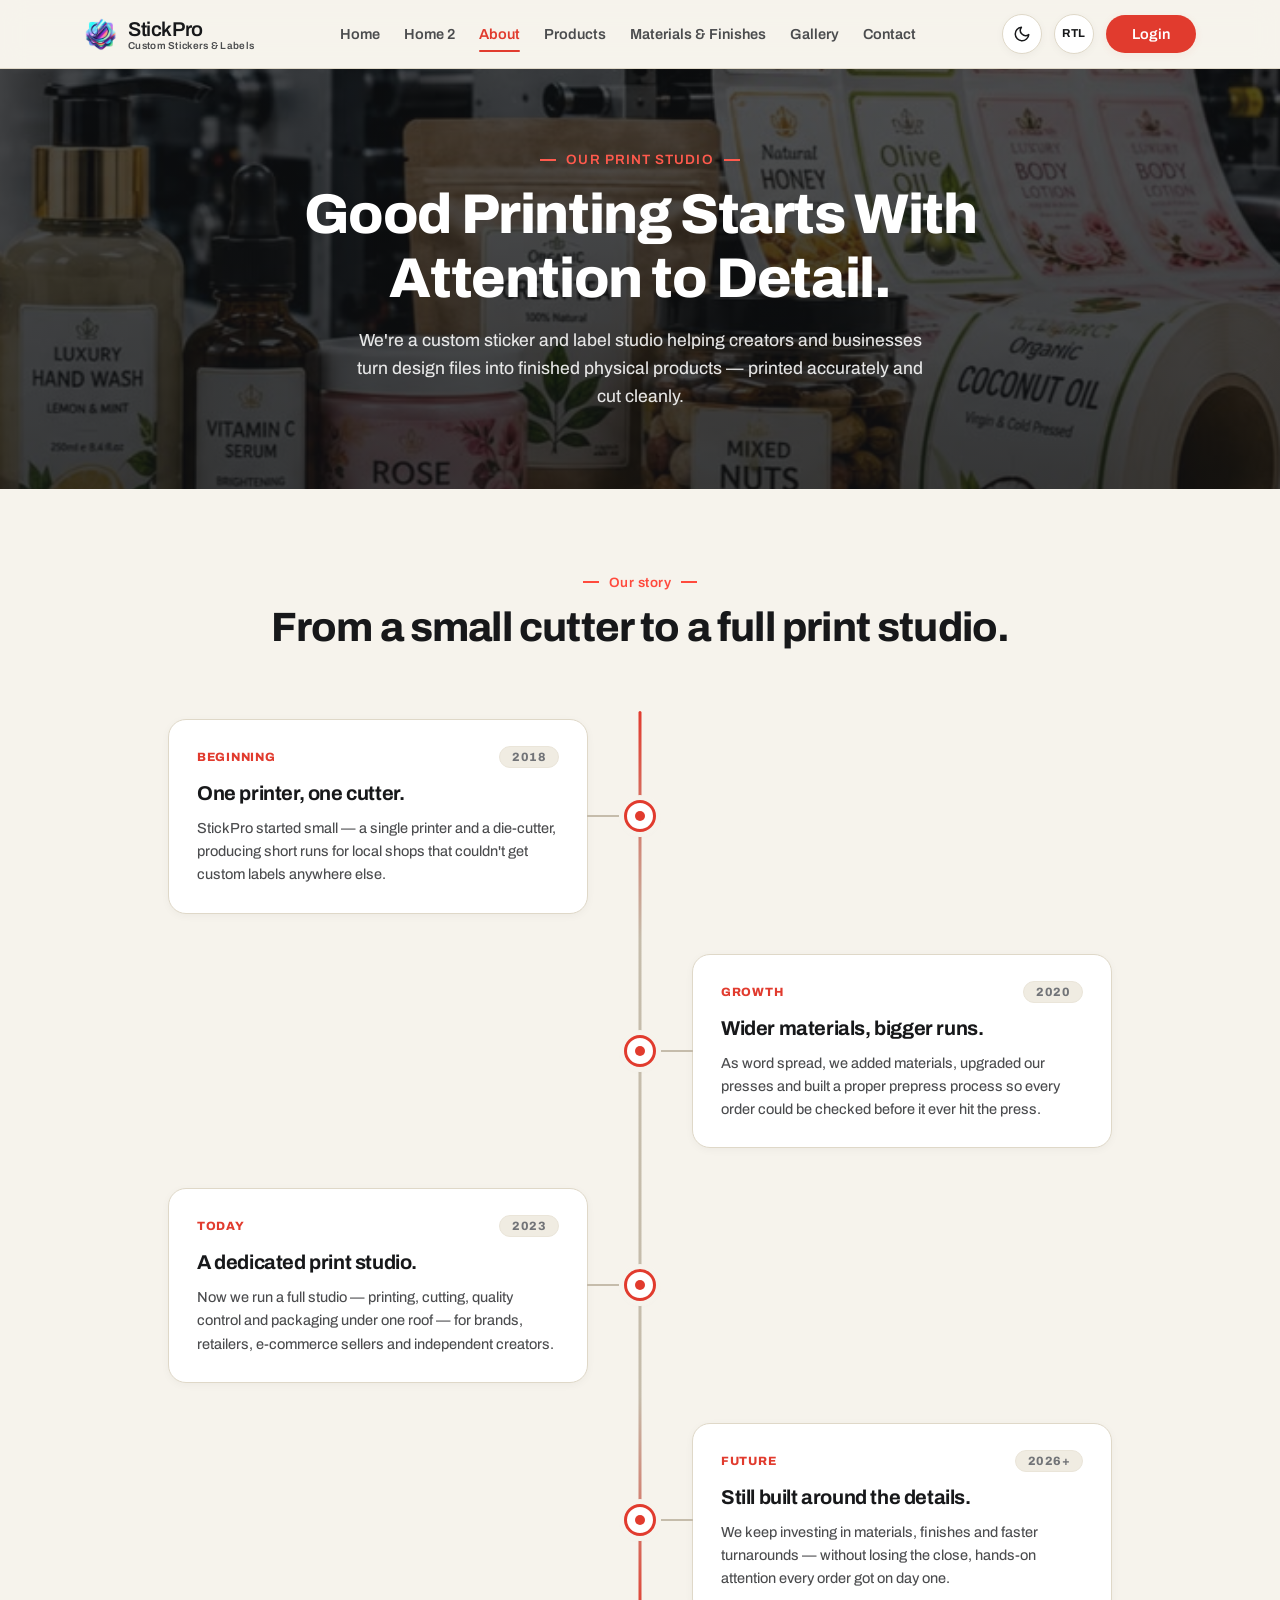
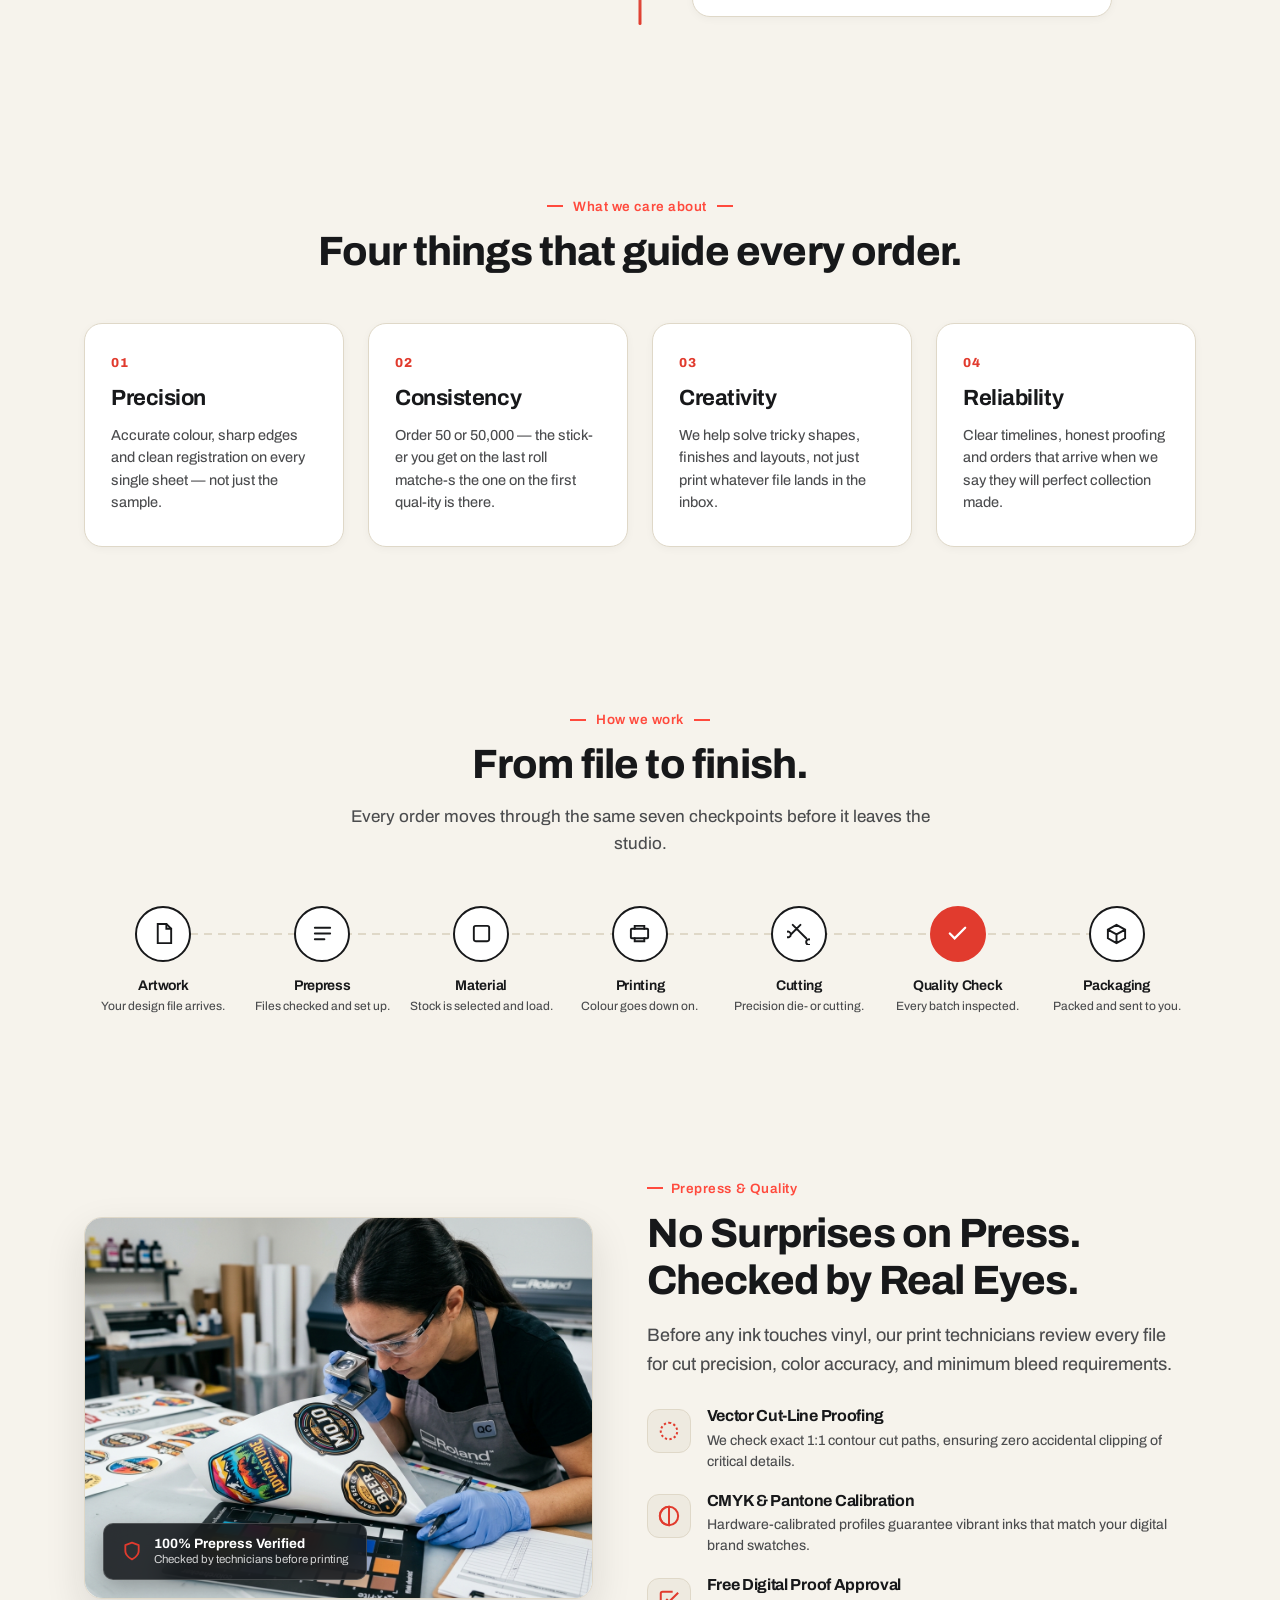
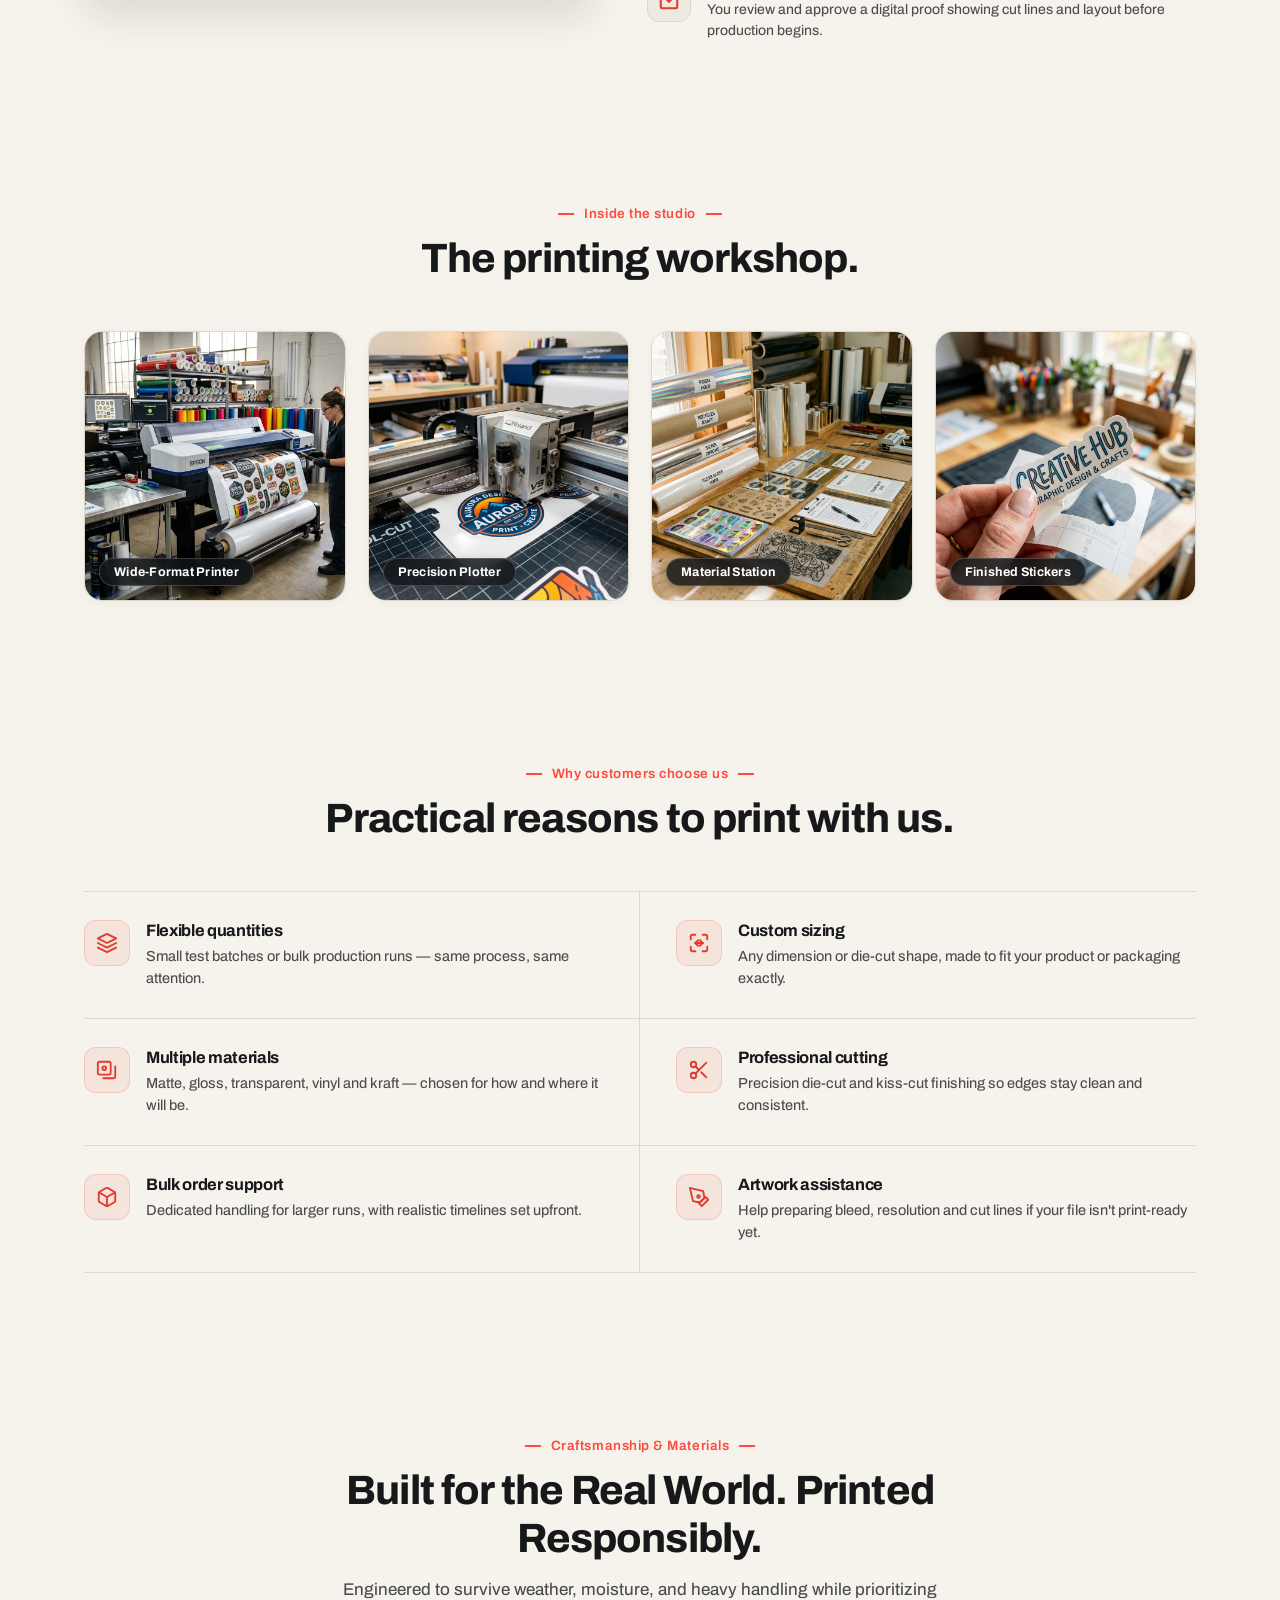
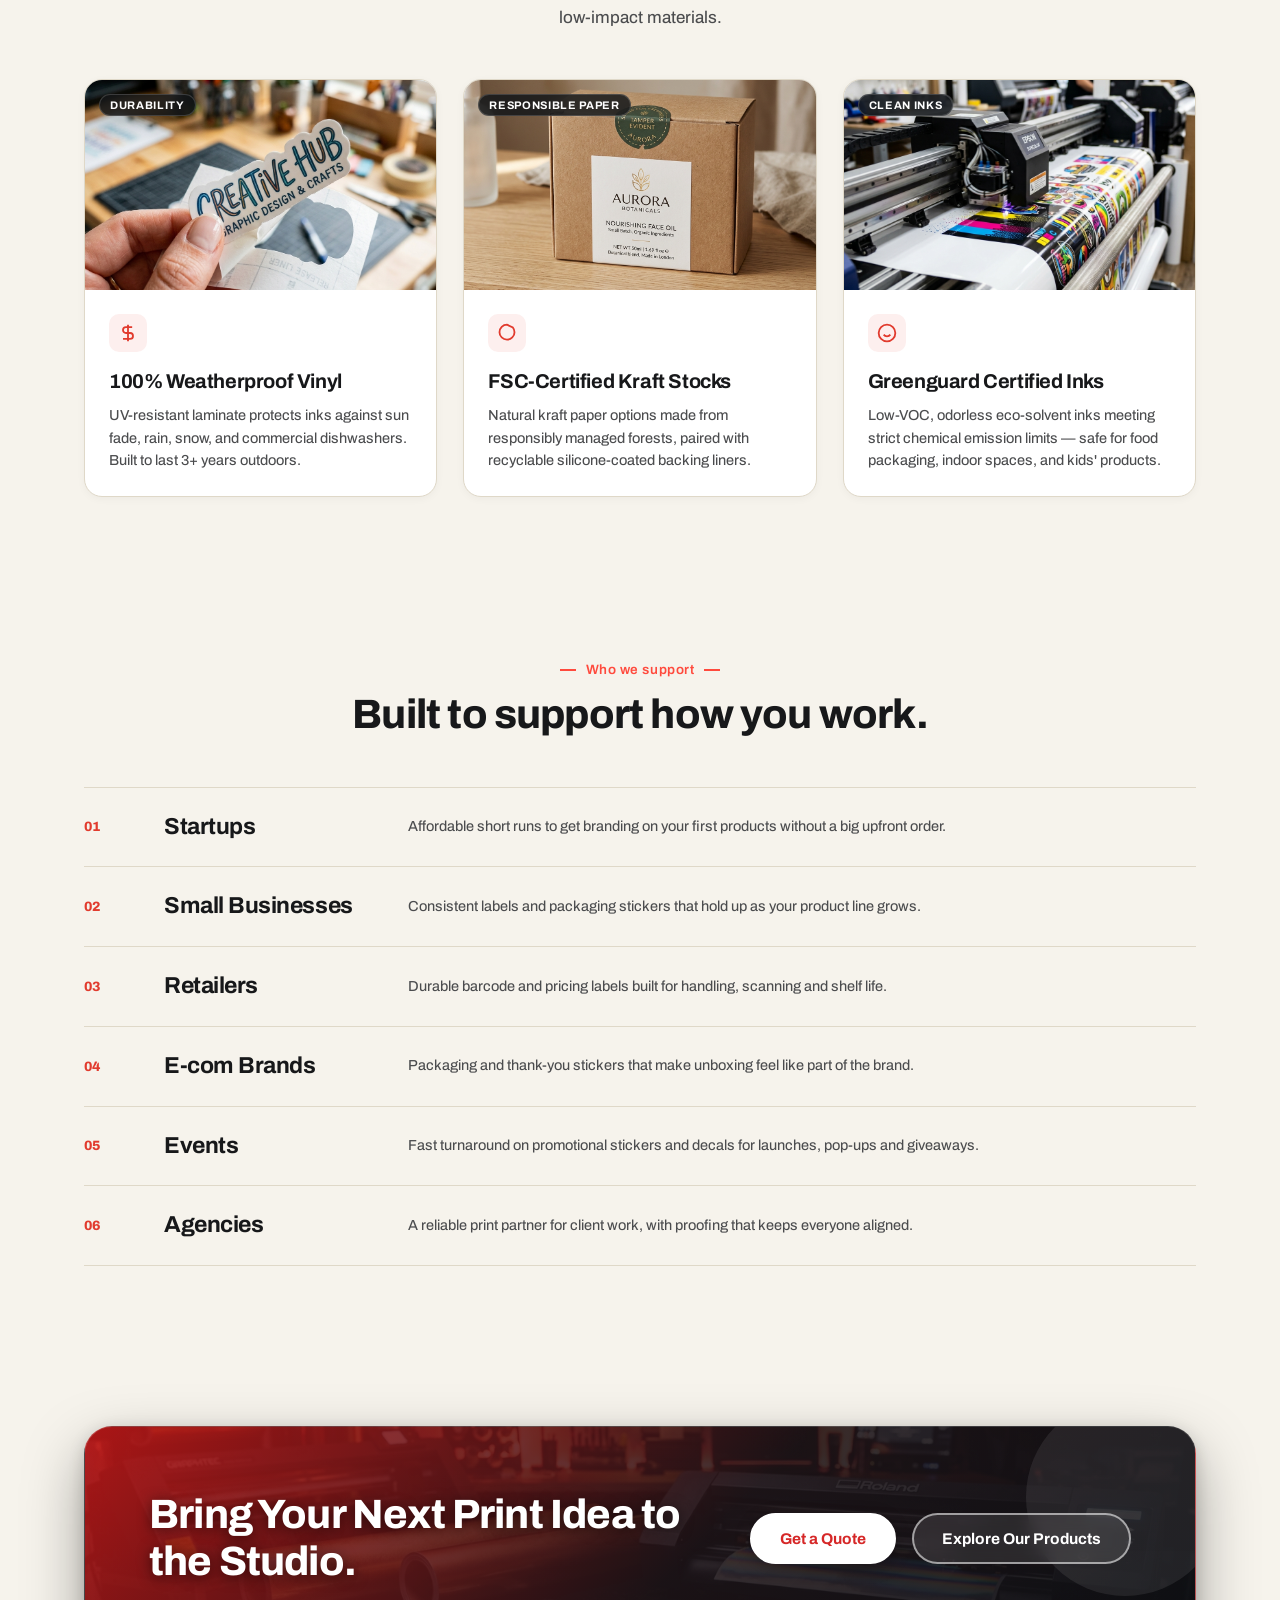
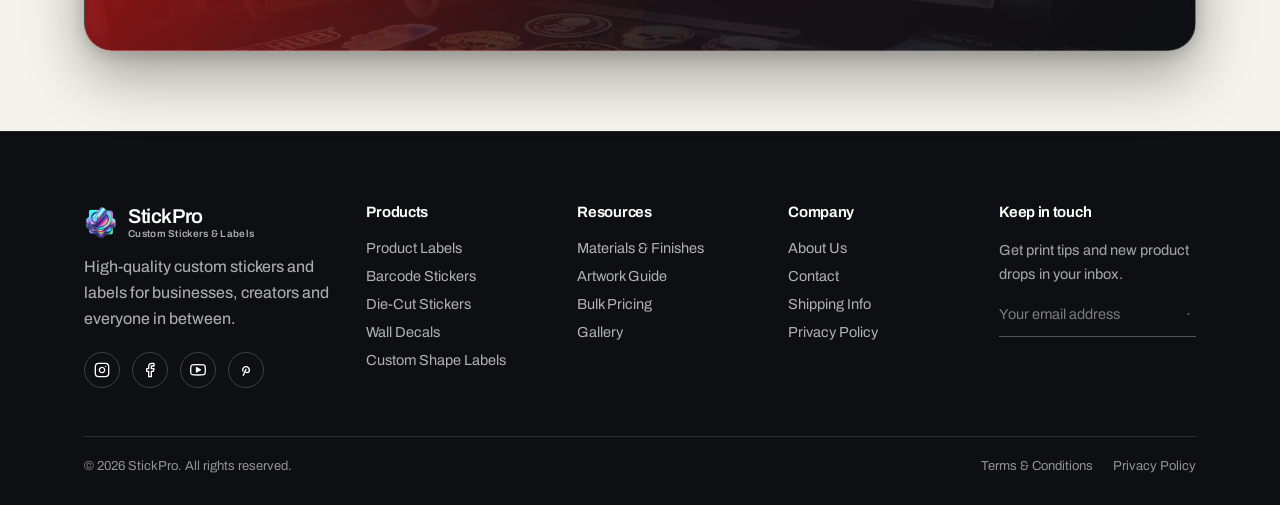
<file: about.html>
<!DOCTYPE html>
<html lang="en" dir="ltr" data-theme="light">
<head>
<meta charset="UTF-8">
<meta name="viewport" content="width=device-width, initial-scale=1.0">
<title>About Us — StickPro Print Studio</title>
<meta name="description" content="Meet the print studio behind StickPro. Learn how we turn artwork into finished stickers and labels — our story, our process and why businesses trust us.">
<link rel="stylesheet" href="styles.css">
<link rel="icon" type="image/png" href="logo.png">
  <script>
    (function(){
      try {
        var t = localStorage.getItem('stickpro-theme') || (window.matchMedia && window.matchMedia('(prefers-color-scheme: dark)').matches ? 'dark' : 'light');
        document.documentElement.setAttribute('data-theme', t);
        var d = localStorage.getItem('stickpro-direction') || 'ltr';
        document.documentElement.setAttribute('dir', d);
      } catch(e) {}
    })();
  </script>
</head>
<body>

<!-- ============================== HEADER ============================== -->
<header class="site-header">
  <div class="header-row">
    <a href="index.html" class="logo">
      <img class="logo-mark" src="logo.png" alt="StickPro logo">
      <span>StickPro<span class="logo-sub">Custom Stickers &amp; Labels</span></span>
    </a>

    <nav class="main-nav" aria-label="Primary">
      <a href="index.html">Home</a>
      <a href="home2.html">Home 2</a>
      <a href="about.html" class="current">About</a>
      <a href="products.html">Products</a>
      <a href="materials.html">Materials &amp; Finishes</a>
      <a href="gallery.html">Gallery</a>
      <a href="contact.html">Contact</a>
    </nav>

    <div class="header-actions">
      <button class="header-util-btn theme-toggle" id="themeToggle" aria-label="Toggle dark mode" title="Toggle theme" aria-pressed="false">
        <svg class="sun-icon" viewBox="0 0 24 24" aria-hidden="true"><circle cx="12" cy="12" r="5"/><line x1="12" y1="1" x2="12" y2="3"/><line x1="12" y1="21" x2="12" y2="23"/><line x1="4.22" y1="4.22" x2="5.64" y2="5.64"/><line x1="18.36" y1="18.36" x2="19.78" y2="19.78"/><line x1="1" y1="12" x2="3" y2="12"/><line x1="21" y1="12" x2="23" y2="12"/><line x1="4.22" y1="19.78" x2="5.64" y2="18.36"/><line x1="18.36" y1="5.64" x2="19.78" y2="4.22"/></svg>
        <svg class="moon-icon" viewBox="0 0 24 24" aria-hidden="true"><path d="M21 12.79A9 9 0 1 1 11.21 3 7 7 0 0 0 21 12.79z"/></svg>
      </button>

      <button class="header-util-btn dir-toggle" id="dirToggle" aria-label="Switch layout direction" title="Toggle RTL / LTR direction" aria-pressed="false">
        <span class="dir-toggle-text">RTL</span>
      </button>

      <a href="login.html" class="btn btn-primary btn-login">Login</a>

      <button class="nav-toggle" id="navToggle" aria-label="Open menu" aria-expanded="false" aria-controls="mobileNav">
        <svg viewBox="0 0 24 24" fill="none" stroke="currentColor" stroke-width="2" stroke-linecap="round"><line x1="3" y1="6" x2="21" y2="6"/><line x1="3" y1="12" x2="21" y2="12"/><line x1="3" y1="18" x2="21" y2="18"/></svg>
      </button>
    </div>
  </div>

  <nav class="mobile-nav" id="mobileNav" aria-label="Mobile">
    <a href="index.html">Home</a>
    <a href="home2.html">Home 2</a>
    <a href="about.html" class="current">About</a>
    <a href="products.html">Products</a>
    <a href="materials.html">Materials &amp; Finishes</a>
    <a href="gallery.html">Gallery</a>
    <a href="contact.html">Contact</a>
    <div class="mobile-nav-utils">
      <button class="header-util-btn theme-toggle" id="themeToggleMobile" aria-label="Toggle dark mode" title="Toggle theme" aria-pressed="false">
        <svg class="sun-icon" viewBox="0 0 24 24" aria-hidden="true"><circle cx="12" cy="12" r="5"/><line x1="12" y1="1" x2="12" y2="3"/><line x1="12" y1="21" x2="12" y2="23"/><line x1="4.22" y1="4.22" x2="5.64" y2="5.64"/><line x1="18.36" y1="18.36" x2="19.78" y2="19.78"/><line x1="1" y1="12" x2="3" y2="12"/><line x1="21" y1="12" x2="23" y2="12"/><line x1="4.22" y1="19.78" x2="5.64" y2="18.36"/><line x1="18.36" y1="5.64" x2="19.78" y2="4.22"/></svg>
        <svg class="moon-icon" viewBox="0 0 24 24" aria-hidden="true"><path d="M21 12.79A9 9 0 1 1 11.21 3 7 7 0 0 0 21 12.79z"/></svg>
        <span class="util-label">Theme</span>
      </button>
      <button class="header-util-btn dir-toggle" id="dirToggleMobile" aria-label="Switch layout direction" title="Toggle direction" aria-pressed="false">
        <span class="dir-toggle-text">RTL</span>
        <span class="util-label">Direction</span>
      </button>
    </div>
    <div class="mobile-nav-actions">
      <a href="login.html" class="btn btn-primary btn-login">Login</a>
    </div>
  </nav>
</header>

<main>

<!-- ===================== HERO — narrow editorial, not a product hero ===================== -->
<section class="about-hero">
  <div class="wrap">
    <div class="about-hero-head reveal">
      <span class="kicker">Our Print Studio</span>
      <h1>Good Printing Starts With Attention to Detail.</h1>
      <p class="lede">We're a custom sticker and label studio helping creators and businesses turn design files into finished physical products — printed accurately and cut cleanly.</p>
    </div>
  </div>
</section>

<!-- ===================== OUR STORY — timeline ===================== -->
<section class="section">
  <div class="wrap reveal">
    <div class="section-head">
      <span class="kicker">Our story</span>
      <h2>From a small cutter to a full print studio.</h2>
    </div>

    <div class="story-timeline story-timeline-zigzag">
      <!-- Stage 1: Beginning (Left) -->
      <div class="story-stage timeline-item left">
        <div class="timeline-node" aria-hidden="true">
          <span class="timeline-node-dot"></span>
        </div>
        <div class="timeline-card">
          <div class="timeline-card-header">
            <span class="story-tag">Beginning</span>
            <span class="timeline-year">2018</span>
          </div>
          <h3>One printer, one cutter.</h3>
          <p>StickPro started small — a single printer and a die-cutter, producing short runs for local shops that couldn't get custom labels anywhere else.</p>
        </div>
      </div>

      <!-- Stage 2: Growth (Right) -->
      <div class="story-stage timeline-item right">
        <div class="timeline-node" aria-hidden="true">
          <span class="timeline-node-dot"></span>
        </div>
        <div class="timeline-card">
          <div class="timeline-card-header">
            <span class="story-tag">Growth</span>
            <span class="timeline-year">2020</span>
          </div>
          <h3>Wider materials, bigger runs.</h3>
          <p>As word spread, we added materials, upgraded our presses and built a proper prepress process so every order could be checked before it ever hit the press.</p>
        </div>
      </div>

      <!-- Stage 3: Today (Left) -->
      <div class="story-stage timeline-item left">
        <div class="timeline-node" aria-hidden="true">
          <span class="timeline-node-dot"></span>
        </div>
        <div class="timeline-card">
          <div class="timeline-card-header">
            <span class="story-tag">Today</span>
            <span class="timeline-year">2023</span>
          </div>
          <h3>A dedicated print studio.</h3>
          <p>Now we run a full studio — printing, cutting, quality control and packaging under one roof — for brands, retailers, e-commerce sellers and independent creators.</p>
        </div>
      </div>

      <!-- Stage 4: Future (Right) -->
      <div class="story-stage timeline-item right">
        <div class="timeline-node" aria-hidden="true">
          <span class="timeline-node-dot"></span>
        </div>
        <div class="timeline-card">
          <div class="timeline-card-header">
            <span class="story-tag">Future</span>
            <span class="timeline-year">2026+</span>
          </div>
          <h3>Still built around the details.</h3>
          <p>We keep investing in materials, finishes and faster turnarounds — without losing the close, hands-on attention every order got on day one.</p>
        </div>
      </div>
    </div>
  </div>
</section>

<!-- ===================== WHAT WE CARE ABOUT — four principles ===================== -->
<section class="section">
  <div class="wrap reveal">
    <div class="section-head">
      <span class="kicker">What we care about</span>
      <h2>Four things that guide every order.</h2>
    </div>

    <div class="principles-grid">
      <div class="principle">
        <span class="principle-num">01</span>
        <h3>Precision</h3>
        <p>Accurate colour, sharp edges and clean registration on every single sheet — not just the sample.</p>
      </div>
      <div class="principle">
        <span class="principle-num">02</span>
        <h3>Consistency</h3>
        <p>Order 50 or 50,000 — the stick-er you get on the last roll matche-s the one on the first qual-ity is there.</p>
      </div>
      <div class="principle">
        <span class="principle-num">03</span>
        <h3>Creativity</h3>
        <p>We help solve tricky shapes, finishes and layouts, not just print whatever file lands in the inbox.</p>
      </div>
      <div class="principle">
        <span class="principle-num">04</span>
        <h3>Reliability</h3>
        <p>Clear timelines, honest proofing and orders that arrive when we say they will perfect collection made.</p>
      </div>
    </div>
  </div>
</section>

<!-- ===================== FROM FILE TO FINISH — production journey ===================== -->
<section class="section">
  <div class="wrap reveal">
    <div class="section-head">
      <span class="kicker">How we work</span>
      <h2>From file to finish.</h2>
      <p class="lede" style="margin-top:12px;">Every order moves through the same seven checkpoints before it leaves the studio.</p>
    </div>

    <div class="process-flow">
      <div class="process-step">
        <div class="process-icon"><svg viewBox="0 0 24 24" fill="none" stroke="currentColor" stroke-width="2" stroke-linecap="round"><path d="M6 2 H15 L20 7 V22 H6 Z"/><path d="M15 2 V7 H20"/></svg></div>
        <h4>Artwork</h4>
        <p>Your design file arrives.</p>
      </div>
      <div class="process-step">
        <div class="process-icon"><svg viewBox="0 0 24 24" fill="none" stroke="currentColor" stroke-width="2" stroke-linecap="round"><path d="M4 6 H20 M4 12 H20 M4 18 H14"/></svg></div>
        <h4>Prepress</h4>
        <p>Files checked and set up.</p>
      </div>
      <div class="process-step">
        <div class="process-icon"><svg viewBox="0 0 24 24" fill="none" stroke="currentColor" stroke-width="2" stroke-linecap="round"><rect x="4" y="4" width="16" height="16" rx="2"/></svg></div>
        <h4>Material</h4>
        <p>Stock is selected and load.</p>
      </div>
      <div class="process-step">
        <div class="process-icon"><svg viewBox="0 0 24 24" fill="none" stroke="currentColor" stroke-width="2" stroke-linecap="round"><rect x="3" y="7" width="18" height="10" rx="1"/><path d="M7 7 V4 H17 V7 M7 17 V20 H17 V17"/></svg></div>
        <h4>Printing</h4>
        <p>Colour goes down on.</p>
      </div>
      <div class="process-step">
        <div class="process-icon"><svg viewBox="0 0 24 24" fill="none" stroke="currentColor" stroke-width="2" stroke-linecap="round"><path d="M6 3 L20 17 M14 3 L4 13 M4 13 A3 3 0 1 0 4 13.01 M20 21 A3 3 0 1 0 20 20.99"/></svg></div>
        <h4>Cutting</h4>
        <p>Precision die- or cutting.</p>
      </div>
      <div class="process-step is-check">
        <div class="process-icon"><svg viewBox="0 0 24 24" fill="none" stroke="currentColor" stroke-width="2.4" stroke-linecap="round"><path d="M4 12 L9 17 L20 6"/></svg></div>
        <h4>Quality Check</h4>
        <p>Every batch inspected.</p>
      </div>
      <div class="process-step">
        <div class="process-icon"><svg viewBox="0 0 24 24" fill="none" stroke="currentColor" stroke-width="2" stroke-linecap="round"><path d="M3 8 L12 3 L21 8 V17 L12 22 L3 17 Z M3 8 L12 13 L21 8 M12 13 V22"/></svg></div>
        <h4>Packaging</h4>
        <p>Packed and sent to you.</p>
      </div>
    </div>
  </div>
</section>

<!-- ===================== PREPRESS & INSPECTION ===================== -->
<section class="section">
  <div class="wrap reveal">
    <div class="prepress-split">
      <div class="prepress-visual">
        <img src="Assets/Home/precision_inspection.jpg" alt="Print specialist inspecting custom sticker proof under magnification" loading="lazy">
        <div class="prepress-badge">
          <svg viewBox="0 0 24 24" width="20" height="20" fill="none" stroke="currentColor" stroke-width="2.2" stroke-linecap="round" stroke-linejoin="round"><path d="M12 22s8-4 8-10V5l-8-3-8 3v7c0 6 8 10 8 10z"/></svg>
          <div>
            <strong>100% Prepress Verified</strong>
            <span>Checked by technicians before printing</span>
          </div>
        </div>
      </div>
      <div class="prepress-content">
        <span class="kicker">Prepress &amp; Quality</span>
        <h2>No Surprises on Press. Checked by Real Eyes.</h2>
        <p class="lede">Before any ink touches vinyl, our print technicians review every file for cut precision, color accuracy, and minimum bleed requirements.</p>

        <div class="prepress-features">
          <div class="prepress-item">
            <div class="prepress-icon"><svg viewBox="0 0 24 24" fill="none" stroke="currentColor" stroke-width="2.2"><path d="M12 3 C17 3 21 8 21 12 C21 17 17 21 12 21 C7 21 3 17 3 12 C3 8 7 3 12 3 Z" stroke-dasharray="2.5 2.5"/></svg></div>
            <div>
              <h4>Vector Cut-Line Proofing</h4>
              <p>We check exact 1:1 contour cut paths, ensuring zero accidental clipping of critical details.</p>
            </div>
          </div>
          <div class="prepress-item">
            <div class="prepress-icon"><svg viewBox="0 0 24 24" fill="none" stroke="currentColor" stroke-width="2.2"><circle cx="12" cy="12" r="10"/><path d="M12 2a10 10 0 0 0 0 20v-20z"/></svg></div>
            <div>
              <h4>CMYK &amp; Pantone Calibration</h4>
              <p>Hardware-calibrated profiles guarantee vibrant inks that match your digital brand swatches.</p>
            </div>
          </div>
          <div class="prepress-item">
            <div class="prepress-icon"><svg viewBox="0 0 24 24" fill="none" stroke="currentColor" stroke-width="2.2"><path d="M9 11l3 3L22 4"/><path d="M21 12v7a2 2 0 0 1-2 2H5a2 2 0 0 1-2-2V5a2 2 0 0 1 2-2h11"/></svg></div>
            <div>
              <h4>Free Digital Proof Approval</h4>
              <p>You review and approve a digital proof showing cut lines and layout before production begins.</p>
            </div>
          </div>
        </div>
      </div>
    </div>
  </div>
</section>

<!-- ===================== THE PRINTING WORKSHOP — photo collage ===================== -->
<section class="section">
  <div class="wrap reveal">
    <div class="section-head">
      <span class="kicker">Inside the studio</span>
      <h2>The printing workshop.</h2>
    </div>

    <div class="workshop-collage">
      <div class="workshop-photo">
        <img src="Assets/Home/workshop_printer.jpg" alt="Commercial wide-format roll-to-roll inkjet printer producing custom vinyl sticker sheets in studio" loading="lazy">
        <span class="workshop-cap">Wide-Format Printer</span>
      </div>

      <div class="workshop-photo">
        <img src="Assets/Home/workshop_cutter.jpg" alt="Digital precision CNC cutting machine and plotter scoring sticker contour lines" loading="lazy">
        <span class="workshop-cap">Precision Plotter</span>
      </div>

      <div class="workshop-photo">
        <img src="Assets/Home/workshop_materials.jpg" alt="Material inspection table with holographic, kraft, and chrome vinyl rolls" loading="lazy">
        <span class="workshop-cap">Material Station</span>
      </div>

      <div class="workshop-photo">
        <img src="Assets/Home/workshop_stickers.jpg" alt="Finished precision die-cut vinyl stickers stacked on workshop table" loading="lazy">
        <span class="workshop-cap">Finished Stickers</span>
      </div>
    </div>
  </div>
</section>

<!-- ===================== WHY CUSTOMERS CHOOSE US — practical checklist ===================== -->
<section class="section">
  <div class="wrap reveal">
    <div class="section-head">
      <span class="kicker">Why customers choose us</span>
      <h2>Practical reasons to print with us.</h2>
    </div>

    <div class="trust-checklist">
      <div class="trust-row">
        <div class="trust-icon-box" aria-hidden="true">
          <svg viewBox="0 0 24 24" fill="none" stroke="currentColor" stroke-width="2" stroke-linecap="round" stroke-linejoin="round">
            <polygon points="12 2 2 7 12 12 22 7 12 2"></polygon>
            <polyline points="2 17 12 22 22 17"></polyline>
            <polyline points="2 12 12 17 22 12"></polyline>
          </svg>
        </div>
        <div class="trust-content">
          <h4>Flexible quantities</h4>
          <p>Small test batches or bulk production runs — same process, same attention.</p>
        </div>
      </div>
      <div class="trust-row">
        <div class="trust-icon-box" aria-hidden="true">
          <svg viewBox="0 0 24 24" fill="none" stroke="currentColor" stroke-width="2" stroke-linecap="round" stroke-linejoin="round">
            <path d="M21 8V5a2 2 0 0 0-2-2h-3"></path>
            <path d="M3 8V5a2 2 0 0 1 2-2h3"></path>
            <path d="M21 16v3a2 2 0 0 1-2 2h-3"></path>
            <path d="M3 16v3a2 2 0 0 0 2 2h3"></path>
            <line x1="8" y1="12" x2="16" y2="12"></line>
            <line x1="11" y1="9" x2="8" y2="12"></line>
            <line x1="11" y1="15" x2="8" y2="12"></line>
            <line x1="13" y1="9" x2="16" y2="12"></line>
            <line x1="13" y1="15" x2="16" y2="12"></line>
          </svg>
        </div>
        <div class="trust-content">
          <h4>Custom sizing</h4>
          <p>Any dimension or die-cut shape, made to fit your product or packaging exactly.</p>
        </div>
      </div>
      <div class="trust-row">
        <div class="trust-icon-box" aria-hidden="true">
          <svg viewBox="0 0 24 24" fill="none" stroke="currentColor" stroke-width="2" stroke-linecap="round" stroke-linejoin="round">
            <rect x="2" y="3" width="14" height="14" rx="2"></rect>
            <path d="M8 21h11a2 2 0 0 0 2-2V8"></path>
            <circle cx="9" cy="10" r="2"></circle>
          </svg>
        </div>
        <div class="trust-content">
          <h4>Multiple materials</h4>
          <p>Matte, gloss, transparent, vinyl and kraft — chosen for how and where it will be.</p>
        </div>
      </div>
      <div class="trust-row">
        <div class="trust-icon-box" aria-hidden="true">
          <svg viewBox="0 0 24 24" fill="none" stroke="currentColor" stroke-width="2" stroke-linecap="round" stroke-linejoin="round">
            <circle cx="6" cy="6" r="3"></circle>
            <circle cx="6" cy="18" r="3"></circle>
            <line x1="20" y1="4" x2="8.12" y2="15.88"></line>
            <line x1="14.47" y1="14.48" x2="20" y2="20"></line>
            <line x1="8.12" y1="8.12" x2="12" y2="12"></line>
          </svg>
        </div>
        <div class="trust-content">
          <h4>Professional cutting</h4>
          <p>Precision die-cut and kiss-cut finishing so edges stay clean and consistent.</p>
        </div>
      </div>
      <div class="trust-row">
        <div class="trust-icon-box" aria-hidden="true">
          <svg viewBox="0 0 24 24" fill="none" stroke="currentColor" stroke-width="2" stroke-linecap="round" stroke-linejoin="round">
            <path d="M21 16V8a2 2 0 0 0-1-1.73l-7-4a2 2 0 0 0-2 0l-7 4A2 2 0 0 0 3 8v8a2 2 0 0 0 1 1.73l7 4a2 2 0 0 0 2 0l7-4A2 2 0 0 0 21 16z"></path>
            <polyline points="3.27 6.96 12 12.01 20.73 6.96"></polyline>
            <line x1="12" y1="22.08" x2="12" y2="12"></line>
          </svg>
        </div>
        <div class="trust-content">
          <h4>Bulk order support</h4>
          <p>Dedicated handling for larger runs, with realistic timelines set upfront.</p>
        </div>
      </div>
      <div class="trust-row">
        <div class="trust-icon-box" aria-hidden="true">
          <svg viewBox="0 0 24 24" fill="none" stroke="currentColor" stroke-width="2" stroke-linecap="round" stroke-linejoin="round">
            <path d="M12 19l7-7 3 3-7 7-3-3z"></path>
            <path d="M18 13l-1.5-7.5L2 2l3.5 14.5L13 18l5-5z"></path>
            <circle cx="11.5" cy="11.5" r="1.5"></circle>
          </svg>
        </div>
        <div class="trust-content">
          <h4>Artwork assistance</h4>
          <p>Help preparing bleed, resolution and cut lines if your file isn't print-ready yet.</p>
        </div>
      </div>
    </div>
</section>

<!-- ===================== SUSTAINABILITY & MATERIALS ===================== -->
<section class="section">
  <div class="wrap reveal">
    <div class="section-head">
      <span class="kicker">Craftsmanship &amp; Materials</span>
      <h2>Built for the Real World. Printed Responsibly.</h2>
      <p class="lede">Engineered to survive weather, moisture, and heavy handling while prioritizing low-impact materials.</p>
    </div>

    <div class="sustainability-grid">
      <!-- Card 1 -->
      <div class="sustain-card">
        <div class="sustain-card-media">
          <img src="Assets/Home/step_06_final.jpg" alt="Weatherproof vinyl sticker with contour edge" loading="lazy">
          <span class="sustain-tag">Durability</span>
        </div>
        <div class="sustain-card-body">
          <div class="sustain-icon"><svg viewBox="0 0 24 24" fill="none" stroke="currentColor" stroke-width="2.2"><path d="M12 2v20M17 5H9.5a3.5 3.5 0 0 0 0 7h5a3.5 3.5 0 0 1 0 7H6"/></svg></div>
          <h3>100% Weatherproof Vinyl</h3>
          <p>UV-resistant laminate protects inks against sun fade, rain, snow, and commercial dishwashers. Built to last 3+ years outdoors.</p>
        </div>
      </div>

      <!-- Card 2 -->
      <div class="sustain-card">
        <div class="sustain-card-media">
          <img src="Assets/Home/packaging_mockup.jpg" alt="Eco-friendly kraft paper and recyclable packaging" loading="lazy">
          <span class="sustain-tag">Responsible Paper</span>
        </div>
        <div class="sustain-card-body">
          <div class="sustain-icon"><svg viewBox="0 0 24 24" fill="none" stroke="currentColor" stroke-width="2.2"><path d="M12 2a9 9 0 0 0-9 9c0 4.97 4.03 9 9 9s9-4.03 9-9c0-2.12-.74-4.07-1.97-5.61L12 2z"/></svg></div>
          <h3>FSC-Certified Kraft Stocks</h3>
          <p>Natural kraft paper options made from responsibly managed forests, paired with recyclable silicone-coated backing liners.</p>
        </div>
      </div>

      <!-- Card 3 -->
      <div class="sustain-card">
        <div class="sustain-card-media">
          <img src="Assets/Home/step_04_colour.jpg" alt="Eco-solvent inks depositing on print media" loading="lazy">
          <span class="sustain-tag">Clean Inks</span>
        </div>
        <div class="sustain-card-body">
          <div class="sustain-icon"><svg viewBox="0 0 24 24" fill="none" stroke="currentColor" stroke-width="2.2"><circle cx="12" cy="12" r="10"/><path d="M8 14s1.5 2 4 2 4-2 4-2"/><line x1="9" y1="9" x2="9.01" y2="9"/><line x1="15" y1="9" x2="15.01" y2="9"/></svg></div>
          <h3>Greenguard Certified Inks</h3>
          <p>Low-VOC, odorless eco-solvent inks meeting strict chemical emission limits — safe for food packaging, indoor spaces, and kids' products.</p>
        </div>
      </div>
    </div>
  </div>
</section>

<!-- ===================== BUSINESS SUPPORT ===================== -->
<section class="section">
  <div class="wrap reveal">
    <div class="section-head">
      <span class="kicker">Who we support</span>
      <h2>Built to support how you work.</h2>
    </div>

    <div class="audience-list">
      <div class="audience-row">
        <span class="audience-num">01</span>
        <h3>Startups</h3>
        <p>Affordable short runs to get branding on your first products without a big upfront order.</p>
      </div>
      <div class="audience-row">
        <span class="audience-num">02</span>
        <h3>Small Businesses</h3>
        <p>Consistent labels and packaging stickers that hold up as your product line grows.</p>
      </div>
      <div class="audience-row">
        <span class="audience-num">03</span>
        <h3>Retailers</h3>
        <p>Durable barcode and pricing labels built for handling, scanning and shelf life.</p>
      </div>
      <div class="audience-row">
        <span class="audience-num">04</span>
        <h3>E-com Brands</h3>
        <p>Packaging and thank-you stickers that make unboxing feel like part of the brand.</p>
      </div>
      <div class="audience-row">
        <span class="audience-num">05</span>
        <h3>Events</h3>
        <p>Fast turnaround on promotional stickers and decals for launches, pop-ups and giveaways.</p>
      </div>
      <div class="audience-row">
        <span class="audience-num">06</span>
        <h3>Agencies</h3>
        <p>A reliable print partner for client work, with proofing that keeps everyone aligned.</p>
      </div>
    </div>
  </div>
</section>

<!-- ===================== FINAL CTA ===================== -->
<section class="section" id="quote">
  <div class="wrap reveal">
    <div class="final-cta">
      <svg class="final-cta-motif" viewBox="0 0 200 200"><circle cx="100" cy="100" r="90" fill="#fff"/></svg>
      <div>
        <h2>Bring Your Next Print Idea to the Studio.</h2>
      </div>
      <div class="hero-ctas">
        <a href="index.html#quote" class="btn btn-primary">Get a Quote</a>
        <a href="index.html#products" class="btn btn-ghost">Explore Our Products</a>
      </div>
    </div>
  </div>
</section>

</main>

<!-- ================================ FOOTER =============================== -->
<footer class="site-footer" id="contact">
  <div class="wrap">
    <div class="footer-top">
      <div class="footer-brand">
        <a href="index.html" class="logo">
          <img class="logo-mark" src="logo.png" alt="StickPro logo">
          <span>StickPro<span class="logo-sub">Custom Stickers &amp; Labels</span></span>
        </a>
        <p>High-quality custom stickers and labels for businesses, creators and everyone in between.</p>
        <div class="social-row">
          <a href="https://instagram.com" target="_blank" rel="noopener noreferrer" aria-label="Instagram"><svg viewBox="0 0 24 24" fill="none" stroke="currentColor" stroke-width="2" stroke-linecap="round" stroke-linejoin="round"><rect x="2" y="2" width="20" height="20" rx="5" ry="5"/><path d="M16 11.37A4 4 0 1 1 12.63 8 4 4 0 0 1 16 11.37z"/><line x1="17.5" y1="6.5" x2="17.51" y2="6.5"/></svg></a>
          <a href="https://facebook.com" target="_blank" rel="noopener noreferrer" aria-label="Facebook"><svg viewBox="0 0 24 24" fill="none" stroke="currentColor" stroke-width="2" stroke-linecap="round" stroke-linejoin="round"><path d="M18 2h-3a5 5 0 0 0-5 5v3H7v4h3v8h4v-8h3l1-4h-4V7a1 1 0 0 1 1-1h3z"/></svg></a>
          <a href="https://youtube.com" target="_blank" rel="noopener noreferrer" aria-label="YouTube"><svg viewBox="0 0 24 24" fill="none" stroke="currentColor" stroke-width="2" stroke-linecap="round" stroke-linejoin="round"><path d="M22.54 6.42a2.78 2.78 0 0 0-1.94-2C18.88 4 12 4 12 4s-6.88 0-8.6.46a2.78 2.78 0 0 0-1.94 2A29 29 0 0 0 1 11.75a29 29 0 0 0 .46 5.33A2.78 2.78 0 0 0 3.4 19c1.72.46 8.6.46 8.6.46s6.88 0 8.6-.46a2.78 2.78 0 0 0 1.94-2 29 29 0 0 0 .46-5.25 29 29 0 0 0-.46-5.33z"/><polygon points="9.75 15.02 15.5 11.75 9.75 8.48 9.75 15.02" fill="currentColor"/></svg></a>
          <a href="https://pinterest.com" target="_blank" rel="noopener noreferrer" aria-label="Pinterest"><svg viewBox="0 0 24 24" fill="none" stroke="currentColor" stroke-width="2" stroke-linecap="round" stroke-linejoin="round" aria-hidden="true"><line x1="8" y1="20" x2="12" y2="11"/><path d="M10.7 14c.437 1.263 1.43 2 2.55 2 2.071 0 3.75-1.554 3.75-4a5 5 0 1 0-9.7 1.7"/></svg></a>
        </div>
      </div>

      <div class="footer-col">
        <h4>Products</h4>
        <ul>
          <li><a href="products.html#product-labels">Product Labels</a></li>
          <li><a href="products.html#barcode-stickers">Barcode Stickers</a></li>
          <li><a href="products.html#die-cut-stickers">Die-Cut Stickers</a></li>
          <li><a href="products.html#wall-decals">Wall Decals</a></li>
          <li><a href="products.html#custom-promotional">Custom Shape Labels</a></li>
        </ul>
      </div>

      <div class="footer-col">
        <h4>Resources</h4>
        <ul>
          <li><a href="index.html#materials">Materials &amp; Finishes</a></li>
          <li><a href="#">Artwork Guide</a></li>
          <li><a href="#">Bulk Pricing</a></li>
          <li><a href="index.html#gallery">Gallery</a></li>
        </ul>
      </div>

      <div class="footer-col">
        <h4>Company</h4>
        <ul>
          <li><a href="about.html">About Us</a></li>
          <li><a href="index.html#contact">Contact</a></li>
          <li><a href="#">Shipping Info</a></li>
          <li><a href="#">Privacy Policy</a></li>
        </ul>
      </div>

      <div class="footer-col footer-newsletter">
        <h4>Keep in touch</h4>
        <p style="color:rgba(255,255,255,.6); font-size:14.5px; margin:0;">Get print tips and new product drops in your inbox.</p>
        <form onsubmit="return false;">
          <label for="footerEmail" class="visually-hidden" style="position:absolute; left:-9999px;">Email address</label>
          <input id="footerEmail" type="email" placeholder="Your email address" required>
          <button type="submit" aria-label="Subscribe"><svg viewBox="0 0 24 24" fill="none" stroke="currentColor" stroke-width="2.2" stroke-linecap="round"><path d="M5 12 H19 M13 6 L19 12 L13 18"/></svg></button>
        </form>
      </div>
    </div>

    <div class="footer-bottom">
      <span>© 2026 StickPro. All rights reserved.</span>
      <div class="legal-links">
        <a href="#">Terms &amp; Conditions</a>
        <a href="#">Privacy Policy</a>
      </div>
    </div>
  </div>
</footer>

<script src="script.js"></script>
</body>
</html>
</file>
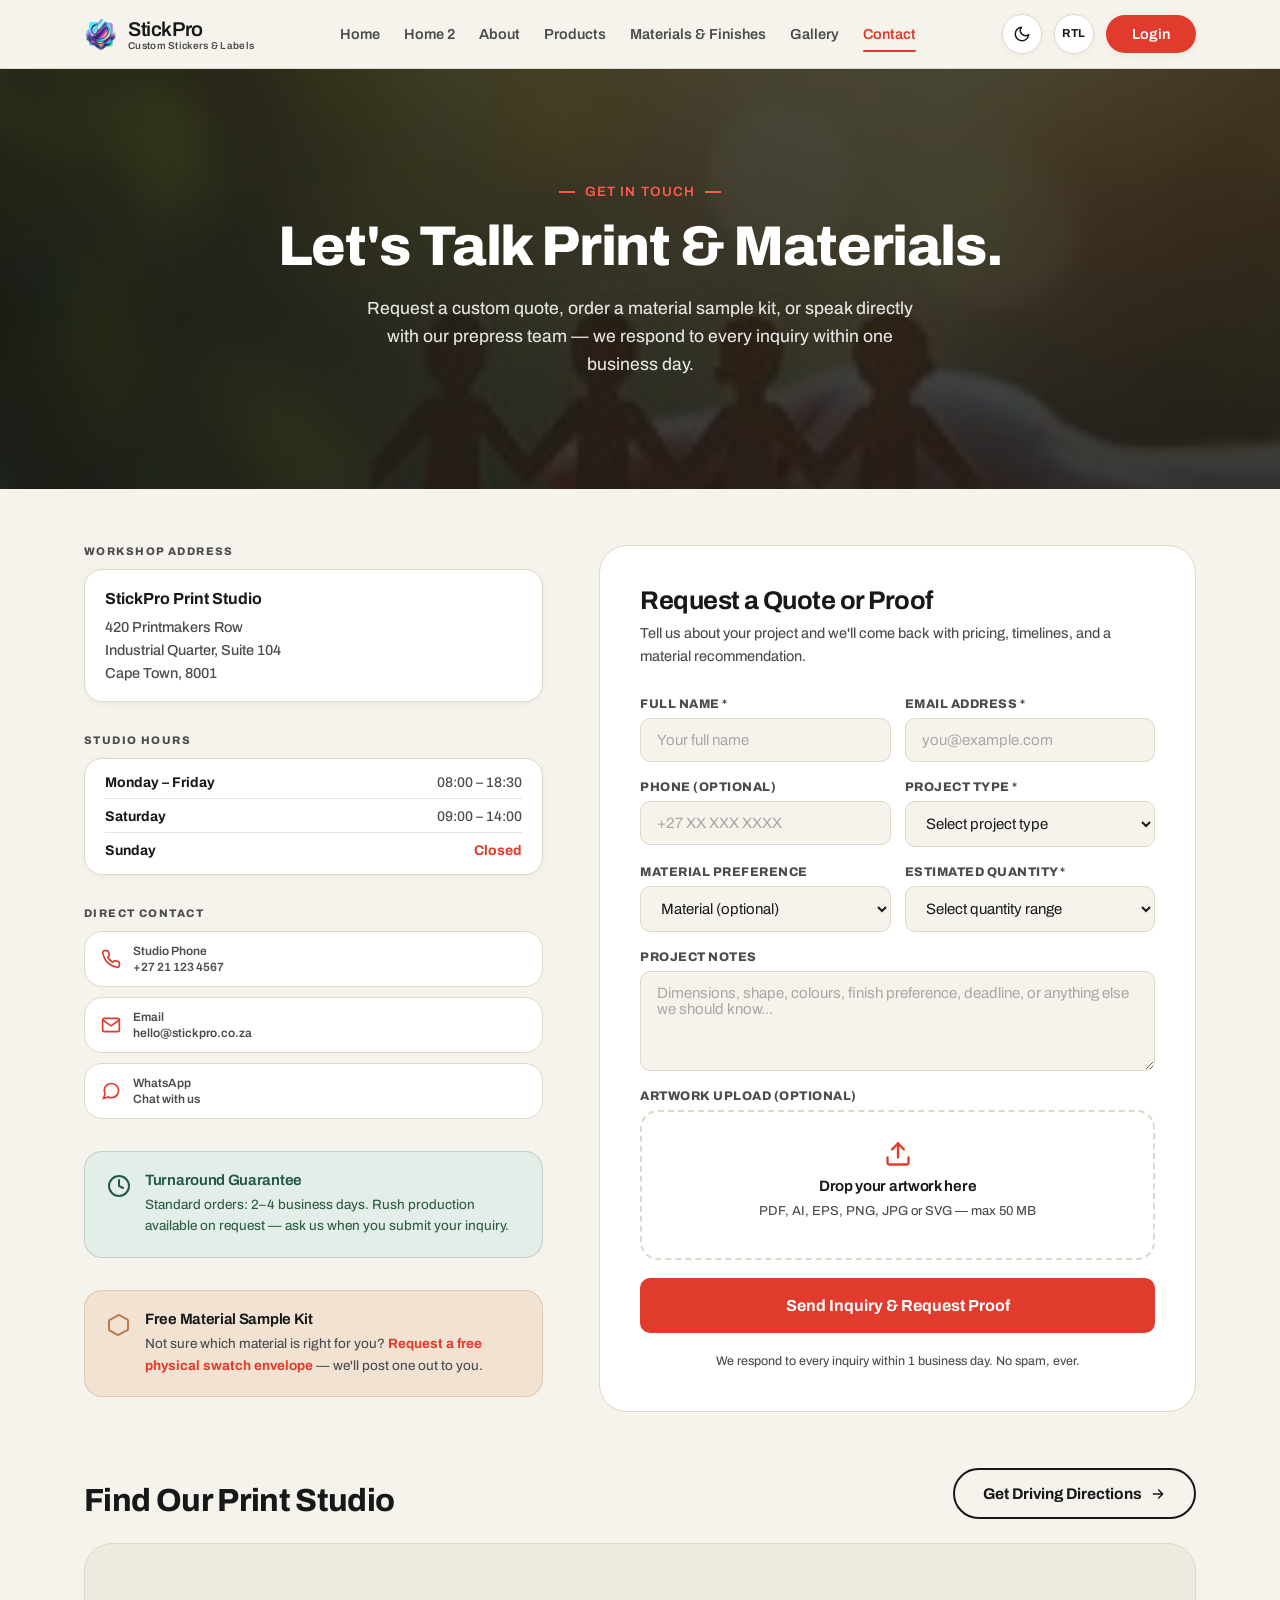
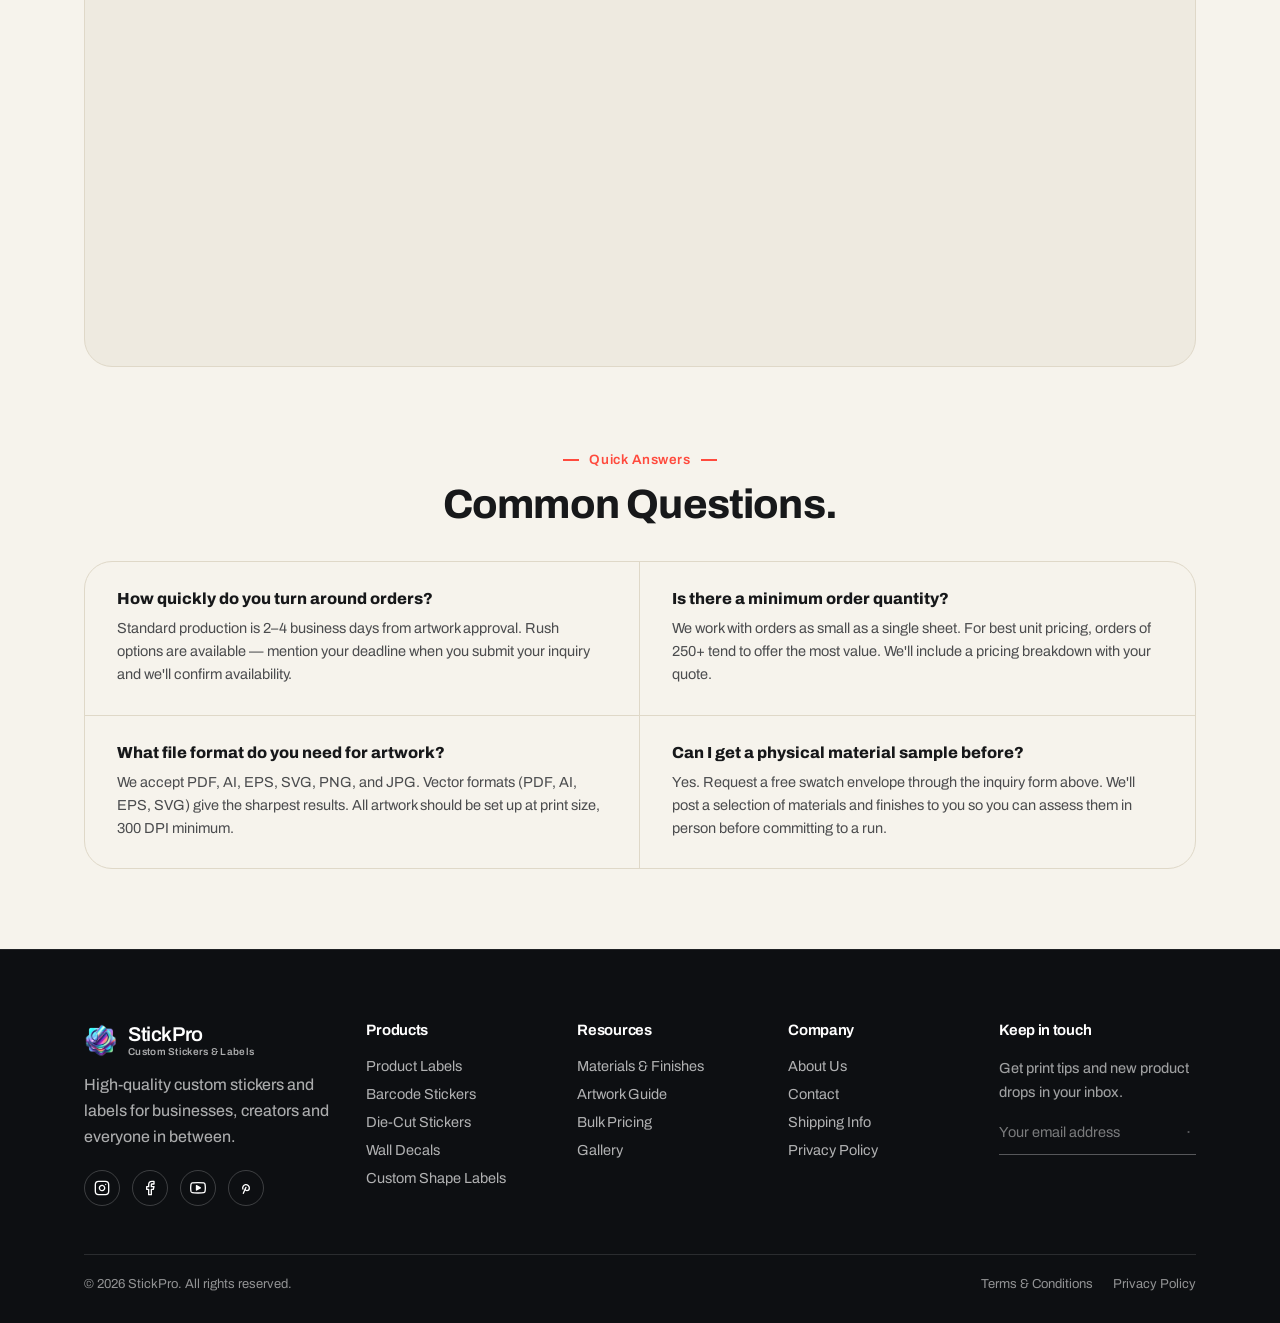
<file: contact.html>
<!DOCTYPE html>
<html lang="en" dir="ltr" data-theme="light">
<head>
<meta charset="UTF-8">
<meta name="viewport" content="width=device-width, initial-scale=1.0">
<title>Contact &amp; Quote — StickPro Custom Sticker Printing</title>
<meta name="description" content="Get in touch with StickPro — request a custom sticker or label quote, upload your artwork, visit our print studio, or request a material sample kit.">
<link rel="stylesheet" href="styles.css">
<link rel="icon" type="image/png" href="logo.png">
  <script>
    (function(){
      try {
        var t = localStorage.getItem('stickpro-theme') || (window.matchMedia && window.matchMedia('(prefers-color-scheme: dark)').matches ? 'dark' : 'light');
        document.documentElement.setAttribute('data-theme', t);
        var d = localStorage.getItem('stickpro-direction') || 'ltr';
        document.documentElement.setAttribute('dir', d);
      } catch(e) {}
    })();
  </script>
</head>
<body>

<header class="site-header">
  <div class="header-row">
    <a href="index.html" class="logo">
      <img class="logo-mark" src="logo.png" alt="StickPro logo">
      <span>StickPro<span class="logo-sub">Custom Stickers &amp; Labels</span></span>
    </a>

    <nav class="main-nav" aria-label="Primary">
      <a href="index.html">Home</a>
      <a href="home2.html">Home 2</a>
      <a href="about.html">About</a>
      <a href="products.html">Products</a>
      <a href="materials.html">Materials &amp; Finishes</a>
      <a href="gallery.html">Gallery</a>
      <a href="contact.html" class="current">Contact</a>
    </nav>

    <div class="header-actions">
      <button class="header-util-btn theme-toggle" id="themeToggle" aria-label="Toggle dark mode" title="Toggle theme" aria-pressed="false">
        <svg class="sun-icon" viewBox="0 0 24 24" aria-hidden="true"><circle cx="12" cy="12" r="5"/><line x1="12" y1="1" x2="12" y2="3"/><line x1="12" y1="21" x2="12" y2="23"/><line x1="4.22" y1="4.22" x2="5.64" y2="5.64"/><line x1="18.36" y1="18.36" x2="19.78" y2="19.78"/><line x1="1" y1="12" x2="3" y2="12"/><line x1="21" y1="12" x2="23" y2="12"/><line x1="4.22" y1="19.78" x2="5.64" y2="18.36"/><line x1="18.36" y1="5.64" x2="19.78" y2="4.22"/></svg>
        <svg class="moon-icon" viewBox="0 0 24 24" aria-hidden="true"><path d="M21 12.79A9 9 0 1 1 11.21 3 7 7 0 0 0 21 12.79z"/></svg>
      </button>

      <button class="header-util-btn dir-toggle" id="dirToggle" aria-label="Switch layout direction" title="Toggle RTL / LTR direction" aria-pressed="false">
        <span class="dir-toggle-text">RTL</span>
      </button>

      <a href="login.html" class="btn btn-primary btn-login">Login</a>

      <button class="nav-toggle" id="navToggle" aria-label="Open menu" aria-expanded="false" aria-controls="mobileNav">
        <svg viewBox="0 0 24 24" fill="none" stroke="currentColor" stroke-width="2" stroke-linecap="round"><line x1="3" y1="6" x2="21" y2="6"/><line x1="3" y1="12" x2="21" y2="12"/><line x1="3" y1="18" x2="21" y2="18"/></svg>
      </button>
    </div>
  </div>

  <nav class="mobile-nav" id="mobileNav" aria-label="Mobile">
    <a href="index.html">Home</a>
    <a href="home2.html">Home 2</a>
    <a href="about.html">About</a>
    <a href="products.html">Products</a>
    <a href="materials.html">Materials &amp; Finishes</a>
    <a href="gallery.html">Gallery</a>
    <a href="contact.html" class="current">Contact</a>
    <div class="mobile-nav-utils">
      <button class="header-util-btn theme-toggle" id="themeToggleMobile" aria-label="Toggle dark mode" title="Toggle theme" aria-pressed="false">
        <svg class="sun-icon" viewBox="0 0 24 24" aria-hidden="true"><circle cx="12" cy="12" r="5"/><line x1="12" y1="1" x2="12" y2="3"/><line x1="12" y1="21" x2="12" y2="23"/><line x1="4.22" y1="4.22" x2="5.64" y2="5.64"/><line x1="18.36" y1="18.36" x2="19.78" y2="19.78"/><line x1="1" y1="12" x2="3" y2="12"/><line x1="21" y1="12" x2="23" y2="12"/><line x1="4.22" y1="19.78" x2="5.64" y2="18.36"/><line x1="18.36" y1="5.64" x2="19.78" y2="4.22"/></svg>
        <svg class="moon-icon" viewBox="0 0 24 24" aria-hidden="true"><path d="M21 12.79A9 9 0 1 1 11.21 3 7 7 0 0 0 21 12.79z"/></svg>
        <span class="util-label">Theme</span>
      </button>
      <button class="header-util-btn dir-toggle" id="dirToggleMobile" aria-label="Switch layout direction" title="Toggle direction" aria-pressed="false">
        <span class="dir-toggle-text">RTL</span>
        <span class="util-label">Direction</span>
      </button>
    </div>
    <div class="mobile-nav-actions">
      <a href="login.html" class="btn btn-primary btn-login">Login</a>
    </div>
  </nav>
</header>

<main>

<!-- CONTACT HERO -->
<section class="contact-hero">
  <div class="wrap">
    <div class="contact-hero-inner reveal">
      <span class="kicker">Get in Touch</span>
      <h1>Let's Talk Print &amp; Materials.</h1>
      <p class="lede">Request a custom quote, order a material sample kit, or speak directly with our prepress team — we respond to every inquiry within one business day.</p>
    </div>
  </div>
</section>

<!-- CONTACT WORKBENCH: Info + Form -->
<section id="quote">
  <div class="wrap">
    <div class="contact-workbench">

      <!-- LEFT: Studio Info -->
      <div class="contact-info reveal">

        <div class="contact-info-block">
          <div class="contact-info-label">Workshop Address</div>
          <div class="contact-address">
            <strong>StickPro Print Studio</strong>
            420 Printmakers Row<br>
            Industrial Quarter, Suite 104<br>
            Cape Town, 8001
          </div>
        </div>

        <div class="contact-info-block">
          <div class="contact-info-label">Studio Hours</div>
          <div class="contact-hours">
            <div class="contact-hour-row"><span class="day">Monday – Friday</span><span class="time">08:00 – 18:30</span></div>
            <div class="contact-hour-row"><span class="day">Saturday</span><span class="time">09:00 – 14:00</span></div>
            <div class="contact-hour-row"><span class="day">Sunday</span><span class="time closed">Closed</span></div>
          </div>
        </div>

        <div class="contact-info-block">
          <div class="contact-info-label">Direct Contact</div>
          <div class="contact-links">
            <a href="tel:+27211234567" class="contact-link">
              <svg viewBox="0 0 24 24" fill="none" stroke="currentColor" stroke-width="2" stroke-linecap="round" stroke-linejoin="round" aria-hidden="true"><path d="M22 16.92v3a2 2 0 0 1-2.18 2 19.79 19.79 0 0 1-8.63-3.07 19.5 19.5 0 0 1-6-6 19.79 19.79 0 0 1-3.07-8.67A2 2 0 0 1 4.11 2h3a2 2 0 0 1 2 1.72 12.84 12.84 0 0 0 .7 2.81 2 2 0 0 1-.45 2.11L8.09 9.91a16 16 0 0 0 6 6l1.27-1.27a2 2 0 0 1 2.11-.45 12.84 12.84 0 0 0 2.81.7A2 2 0 0 1 22 16.92z"/></svg>
              <div class="contact-link-text">
                <span>Studio Phone</span>
                <span class="contact-link-main">+27 21 123 4567</span>
              </div>
            </a>
            <a href="mailto:hello@stickpro.co.za" class="contact-link">
              <svg viewBox="0 0 24 24" fill="none" stroke="currentColor" stroke-width="2" stroke-linecap="round" aria-hidden="true"><path d="M4 4h16c1.1 0 2 .9 2 2v12c0 1.1-.9 2-2 2H4c-1.1 0-2-.9-2-2V6c0-1.1.9-2 2-2z"/><polyline points="22,6 12,13 2,6"/></svg>
              <div class="contact-link-text">
                <span>Email</span>
                <span class="contact-link-main">hello@stickpro.co.za</span>
              </div>
            </a>
            <a href="https://wa.me/27211234567" class="contact-link">
              <svg viewBox="0 0 24 24" fill="none" stroke="currentColor" stroke-width="2" aria-hidden="true"><path d="M21 11.5a8.38 8.38 0 01-.9 3.8 8.5 8.5 0 01-7.6 4.7 8.38 8.38 0 01-3.8-.9L3 21l1.9-5.7a8.38 8.38 0 01-.9-3.8 8.5 8.5 0 014.7-7.6 8.38 8.38 0 013.8-.9h.5a8.48 8.48 0 018 8v.5z"/></svg>
              <div class="contact-link-text">
                <span>WhatsApp</span>
                <span class="contact-link-main">Chat with us</span>
              </div>
            </a>
          </div>
        </div>

        <div class="turnaround-card">
          <svg viewBox="0 0 24 24" fill="none" stroke="currentColor" stroke-width="2" stroke-linecap="round" aria-hidden="true"><circle cx="12" cy="12" r="10"/><polyline points="12 6 12 12 16 14"/></svg>
          <div>
            <h4>Turnaround Guarantee</h4>
            <p>Standard orders: 2–4 business days. Rush production available on request — ask us when you submit your inquiry.</p>
          </div>
        </div>

        <div class="sample-pack-card">
          <svg viewBox="0 0 24 24" fill="none" stroke="currentColor" stroke-width="2" stroke-linecap="round" aria-hidden="true"><path d="M21 16V8a2 2 0 00-1-1.73l-7-4a2 2 0 00-2 0l-7 4A2 2 0 002 8v8a2 2 0 001 1.73l7 4a2 2 0 002 0l7-4A2 2 0 0021 16z"/></svg>
          <div>
            <h4>Free Material Sample Kit</h4>
            <p>Not sure which material is right for you? <a href="#sampleRequest">Request a free physical swatch envelope</a> — we'll post one out to you.</p>
          </div>
        </div>

      </div>

      <!-- RIGHT: Inquiry Form -->
      <div class="contact-form-wrap reveal">
        <h3>Request a Quote or Proof</h3>
        <p>Tell us about your project and we'll come back with pricing, timelines, and a material recommendation.</p>

        <form class="contact-form" id="contactForm" novalidate>
          <div class="form-row">
            <div class="form-group">
              <label for="fullName">Full Name <span aria-hidden="true">*</span></label>
              <input id="fullName" name="fullName" type="text" placeholder="Your full name" required autocomplete="name">
            </div>
            <div class="form-group">
              <label for="emailAddr">Email Address <span aria-hidden="true">*</span></label>
              <input id="emailAddr" name="emailAddr" type="email" placeholder="you@example.com" required autocomplete="email">
            </div>
          </div>

          <div class="form-row">
            <div class="form-group">
              <label for="phoneNum">Phone (Optional)</label>
              <input id="phoneNum" name="phoneNum" type="tel" placeholder="+27 XX XXX XXXX" autocomplete="tel">
            </div>
            <div class="form-group">
              <label for="projectType">Project Type <span aria-hidden="true">*</span></label>
              <select id="projectType" name="projectType" required>
                <option value="" disabled selected>Select project type</option>
                <option value="product-labels">Product Labels</option>
                <option value="die-cut">Die-Cut Stickers</option>
                <option value="holographic">Holographic / Foil</option>
                <option value="clear-labels">Clear Labels</option>
                <option value="wall-decals">Wall Decals</option>
                <option value="packaging">Packaging &amp; Seals</option>
                <option value="sample-pack">Sample Pack Request</option>
                <option value="other">Other / Not Sure</option>
              </select>
            </div>
          </div>

          <div class="form-row">
            <div class="form-group">
              <label for="materialPref">Material Preference</label>
              <select id="materialPref" name="materialPref">
                <option value="" disabled selected>Material (optional)</option>
                <option value="paper">Uncoated Paper</option>
                <option value="vinyl">White Vinyl</option>
                <option value="clear">Clear / Transparent</option>
                <option value="matte">Matte Laminate</option>
                <option value="gloss">Gloss Laminate</option>
                <option value="weather">Weather-Resistant</option>
                <option value="unsure">Not sure — advise me</option>
              </select>
            </div>
            <div class="form-group">
              <label for="quantity">Estimated Quantity <span aria-hidden="true">*</span></label>
              <select id="quantity" name="quantity" required>
                <option value="" disabled selected>Select quantity range</option>
                <option value="1-50">1 – 50</option>
                <option value="51-250">51 – 250</option>
                <option value="251-1000">251 – 1,000</option>
                <option value="1001-5000">1,001 – 5,000</option>
                <option value="5000+">5,000+</option>
              </select>
            </div>
          </div>

          <div class="form-group" id="sampleRequest">
            <label for="projectNotes">Project Notes</label>
            <textarea id="projectNotes" name="projectNotes" placeholder="Dimensions, shape, colours, finish preference, deadline, or anything else we should know..." rows="4"></textarea>
          </div>

          <div class="form-group">
            <label for="artworkUpload">Artwork Upload (Optional)</label>
            <div class="file-drop" id="fileDrop">
              <input type="file" id="artworkUpload" name="artworkUpload" accept=".pdf,.ai,.eps,.png,.jpg,.svg" aria-label="Upload artwork file">
              <svg viewBox="0 0 24 24" fill="none" stroke="currentColor" stroke-width="2" stroke-linecap="round" aria-hidden="true"><path d="M21 15v4a2 2 0 01-2 2H5a2 2 0 01-2-2v-4"/><polyline points="17 8 12 3 7 8"/><line x1="12" y1="3" x2="12" y2="15"/></svg>
              <h4>Drop your artwork here</h4>
              <p>PDF, AI, EPS, PNG, JPG or SVG — max 50 MB</p>
              <div class="file-drop-status" id="fileDropStatus" aria-live="polite"></div>
            </div>
          </div>

          <button type="submit" class="btn btn-primary" id="submitBtn">
            Send Inquiry &amp; Request Proof
          </button>
          <p class="form-note">We respond to every inquiry within 1 business day. No spam, ever.</p>
        </form>

        <div class="form-success" id="formSuccess" role="alert">
          <svg viewBox="0 0 24 24" fill="none" stroke="currentColor" stroke-width="2" stroke-linecap="round" aria-hidden="true"><path d="M22 11.08V12a10 10 0 11-5.93-9.14"/><polyline points="22 4 12 14.01 9 11.01"/></svg>
          <h3>Inquiry Received!</h3>
          <p>Thanks — we'll review your project and come back within one business day with pricing and material options.</p>
          <a href="materials.html" class="btn btn-ghost">Explore Materials While You Wait</a>
        </div>
      </div>

    </div>
  </div>
</section>

<!-- MAP SECTION -->
<section class="contact-map-section">
  <div class="wrap">
    <div class="contact-map-head">
      <h2>Find Our Print Studio</h2>
      <a href="https://maps.google.com/?q=420+Printmakers+Row+Cape+Town" target="_blank" rel="noopener noreferrer" class="btn btn-ghost">
        Get Driving Directions
        <svg viewBox="0 0 24 24" fill="none" stroke="currentColor" stroke-width="2.2" stroke-linecap="round" style="width:16px;height:16px;" aria-hidden="true"><path d="M5 12 H19 M13 6 L19 12 L13 18"/></svg>
      </a>
    </div>
    <div class="map-container">
      <iframe
        src="https://www.openstreetmap.org/export/embed.html?bbox=18.3800%2C-33.9800%2C18.4600%2C-33.9200&amp;layer=mapnik&amp;marker=-33.9450%2C18.4200"
        loading="lazy"
        title="StickPro Print Studio — 420 Printmakers Row, Cape Town"
        allowfullscreen
        referrerpolicy="no-referrer-when-downgrade">
      </iframe>
    </div>
  </div>
</section>

<!-- QUICK FAQ -->
<section class="contact-faq">
  <div class="wrap">
    <div class="section-head reveal" style="margin-bottom:32px;">
      <span class="kicker">Quick Answers</span>
      <h2>Common Questions.</h2>
    </div>
    <div class="faq-grid reveal">
      <div class="faq-item">
        <div class="faq-q">How quickly do you turn around orders?</div>
        <div class="faq-a">Standard production is 2–4 business days from artwork approval. Rush options are available — mention your deadline when you submit your inquiry and we'll confirm availability.</div>
      </div>
      <div class="faq-item">
        <div class="faq-q">Is there a minimum order quantity?</div>
        <div class="faq-a">We work with orders as small as a single sheet. For best unit pricing, orders of 250+ tend to offer the most value. We'll include a pricing breakdown with your quote.</div>
      </div>
      <div class="faq-item">
        <div class="faq-q">What file format do you need for artwork?</div>
        <div class="faq-a">We accept PDF, AI, EPS, SVG, PNG, and JPG. Vector formats (PDF, AI, EPS, SVG) give the sharpest results. All artwork should be set up at print size, 300 DPI minimum.</div>
      </div>
      <div class="faq-item">
        <div class="faq-q">Can I get a physical material sample before?</div>
        <div class="faq-a">Yes. Request a free swatch envelope through the inquiry form above. We'll post a selection of materials and finishes to you so you can assess them in person before committing to a run.</div>
      </div>
    </div>
  </div>
</section>

</main>

<footer class="site-footer" id="footer-contact">
  <div class="wrap">
    <div class="footer-top">
      <div class="footer-brand">
        <a href="index.html" class="logo">
          <img class="logo-mark" src="logo.png" alt="StickPro logo">
          <span>StickPro<span class="logo-sub">Custom Stickers &amp; Labels</span></span>
        </a>
        <p>High-quality custom stickers and labels for businesses, creators and everyone in between.</p>
        <div class="social-row">
          <a href="https://instagram.com" target="_blank" rel="noopener noreferrer" aria-label="Instagram"><svg viewBox="0 0 24 24" fill="none" stroke="currentColor" stroke-width="2" stroke-linecap="round" stroke-linejoin="round"><rect x="2" y="2" width="20" height="20" rx="5" ry="5"/><path d="M16 11.37A4 4 0 1 1 12.63 8 4 4 0 0 1 16 11.37z"/><line x1="17.5" y1="6.5" x2="17.51" y2="6.5"/></svg></a>
          <a href="https://facebook.com" target="_blank" rel="noopener noreferrer" aria-label="Facebook"><svg viewBox="0 0 24 24" fill="none" stroke="currentColor" stroke-width="2" stroke-linecap="round" stroke-linejoin="round"><path d="M18 2h-3a5 5 0 0 0-5 5v3H7v4h3v8h4v-8h3l1-4h-4V7a1 1 0 0 1 1-1h3z"/></svg></a>
          <a href="https://youtube.com" target="_blank" rel="noopener noreferrer" aria-label="YouTube"><svg viewBox="0 0 24 24" fill="none" stroke="currentColor" stroke-width="2" stroke-linecap="round" stroke-linejoin="round"><path d="M22.54 6.42a2.78 2.78 0 0 0-1.94-2C18.88 4 12 4 12 4s-6.88 0-8.6.46a2.78 2.78 0 0 0-1.94 2A29 29 0 0 0 1 11.75a29 29 0 0 0 .46 5.33A2.78 2.78 0 0 0 3.4 19c1.72.46 8.6.46 8.6.46s6.88 0 8.6-.46a2.78 2.78 0 0 0 1.94-2 29 29 0 0 0 .46-5.25 29 29 0 0 0-.46-5.33z"/><polygon points="9.75 15.02 15.5 11.75 9.75 8.48 9.75 15.02" fill="currentColor"/></svg></a>
          <a href="https://pinterest.com" target="_blank" rel="noopener noreferrer" aria-label="Pinterest"><svg viewBox="0 0 24 24" fill="none" stroke="currentColor" stroke-width="2" stroke-linecap="round" stroke-linejoin="round" aria-hidden="true"><line x1="8" y1="20" x2="12" y2="11"/><path d="M10.7 14c.437 1.263 1.43 2 2.55 2 2.071 0 3.75-1.554 3.75-4a5 5 0 1 0-9.7 1.7"/></svg></a>
        </div>
      </div>
      <div class="footer-col">
        <h4>Products</h4>
        <ul>
          <li><a href="products.html#product-labels">Product Labels</a></li>
          <li><a href="products.html#barcode-stickers">Barcode Stickers</a></li>
          <li><a href="products.html#die-cut-stickers">Die-Cut Stickers</a></li>
          <li><a href="products.html#wall-decals">Wall Decals</a></li>
          <li><a href="products.html#custom-promotional">Custom Shape Labels</a></li>
        </ul>
      </div>
      <div class="footer-col">
        <h4>Resources</h4>
        <ul>
          <li><a href="materials.html">Materials &amp; Finishes</a></li>
          <li><a href="contact.html">Artwork Guide</a></li>
          <li><a href="contact.html">Bulk Pricing</a></li>
          <li><a href="gallery.html">Gallery</a></li>
        </ul>
      </div>
      <div class="footer-col">
        <h4>Company</h4>
        <ul>
          <li><a href="about.html">About Us</a></li>
          <li><a href="contact.html">Contact</a></li>
          <li><a href="contact.html">Shipping Info</a></li>
          <li><a href="#">Privacy Policy</a></li>
        </ul>
      </div>
      <div class="footer-col footer-newsletter">
        <h4>Keep in touch</h4>
        <p style="color:rgba(255,255,255,.6); font-size:14.5px; margin:0;">Get print tips and new product drops in your inbox.</p>
        <form onsubmit="return false;">
          <label for="ftrEmail" style="position:absolute;left:-9999px;">Email address</label>
          <input id="ftrEmail" type="email" placeholder="Your email address" required>
          <button type="submit" aria-label="Subscribe"><svg viewBox="0 0 24 24" fill="none" stroke="currentColor" stroke-width="2.2" stroke-linecap="round"><path d="M5 12 H19 M13 6 L19 12 L13 18"/></svg></button>
        </form>
      </div>
    </div>
    <div class="footer-bottom">
      <span>&copy; 2026 StickPro. All rights reserved.</span>
      <div class="legal-links">
        <a href="#">Terms &amp; Conditions</a>
        <a href="#">Privacy Policy</a>
      </div>
    </div>
  </div>
</footer>

<script src="script.js"></script>
</body>
</html>
</file>
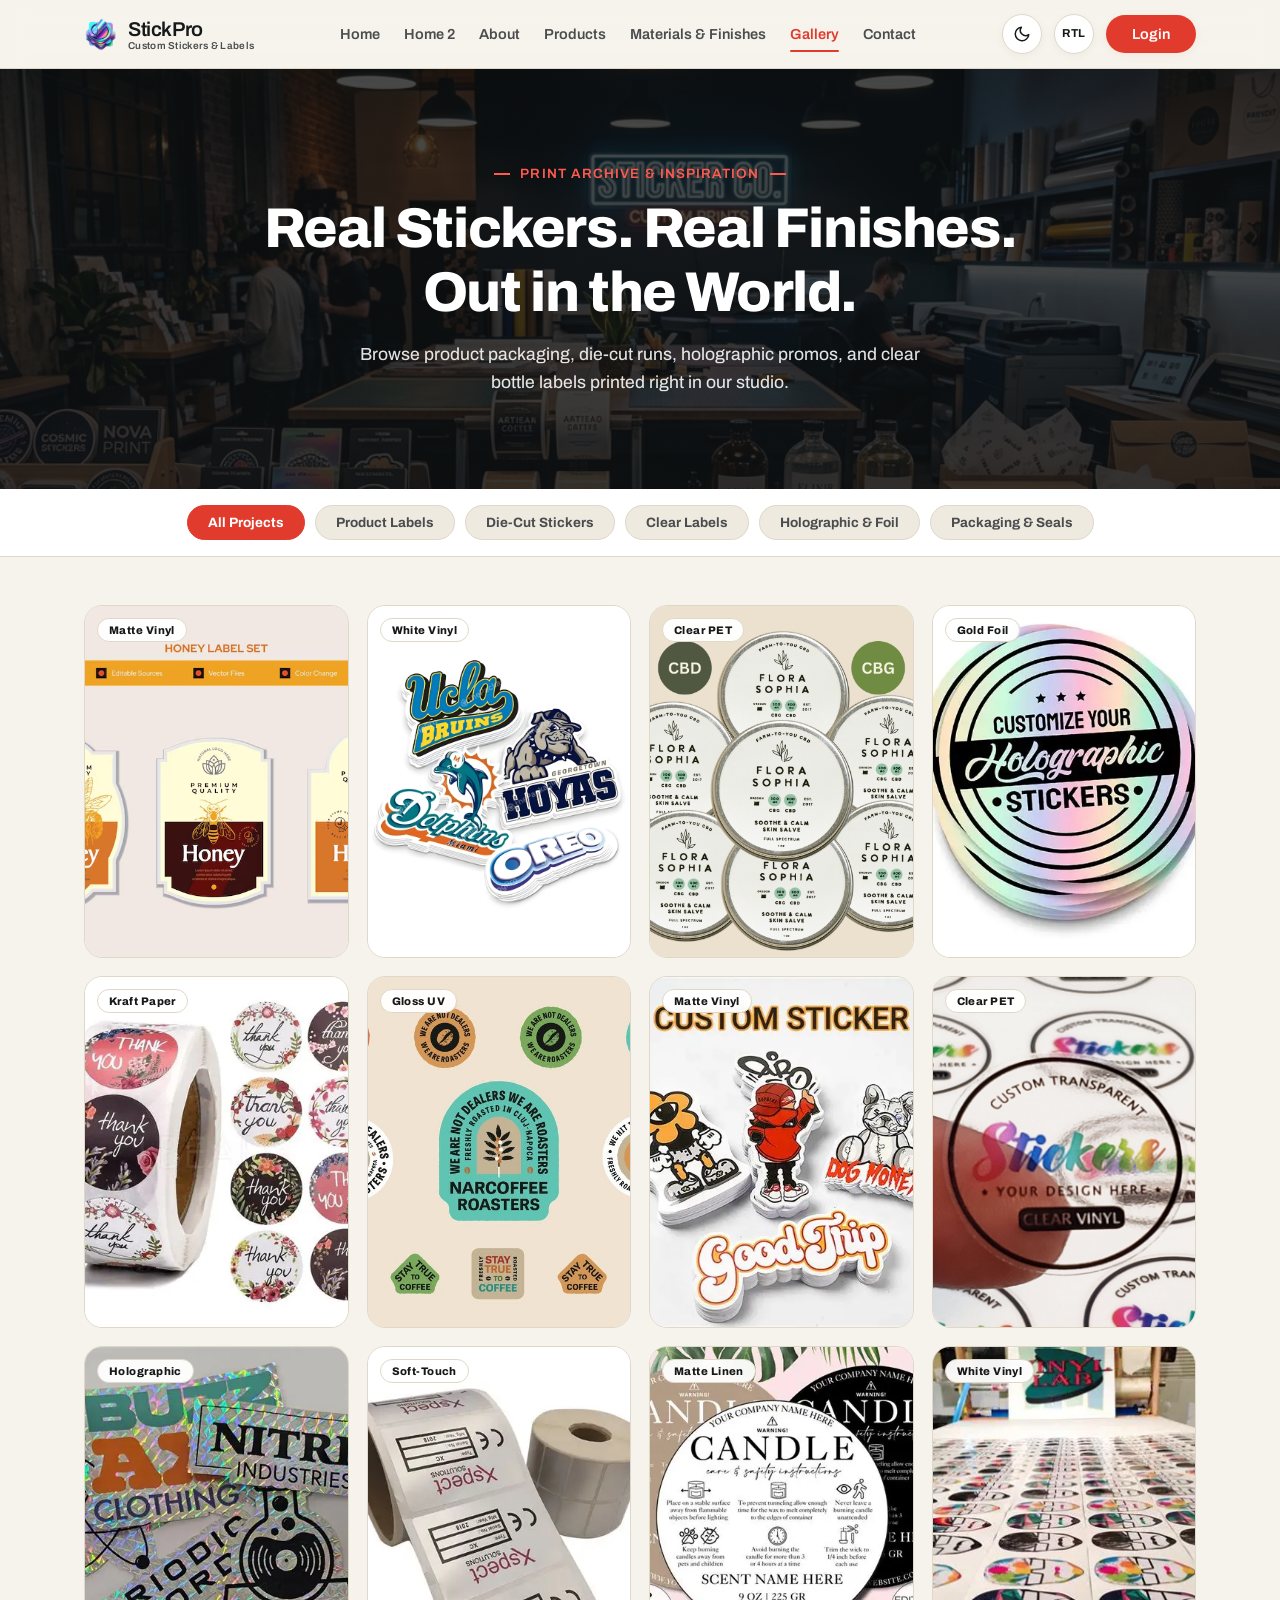
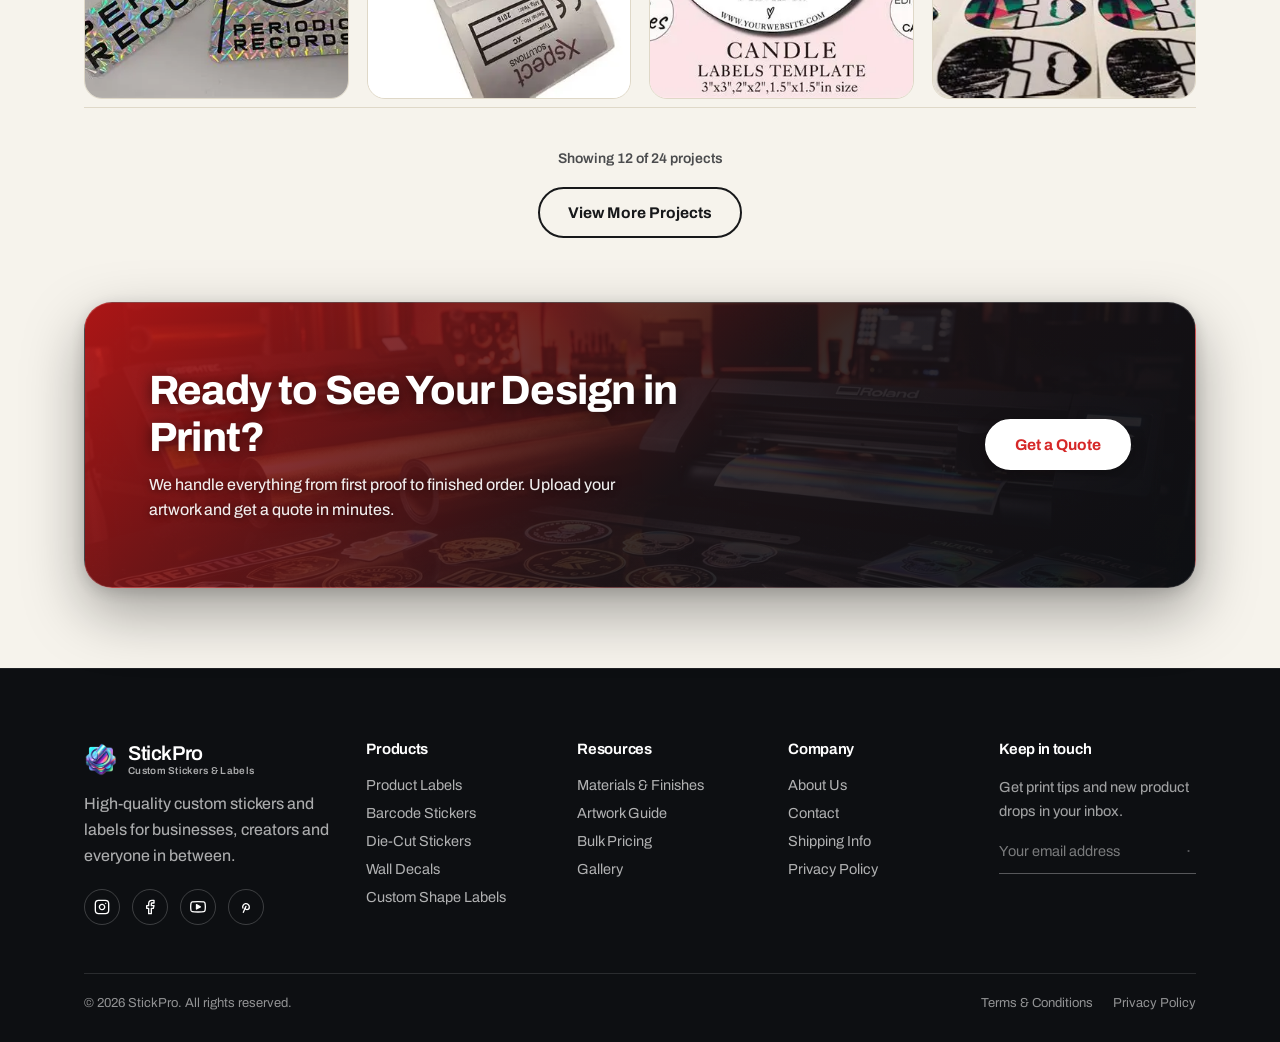
<file: gallery.html>
<!DOCTYPE html>
<html lang="en" dir="ltr" data-theme="light">
<head>
<meta charset="UTF-8">
<meta name="viewport" content="width=device-width, initial-scale=1.0">
<title>Gallery — StickPro Print Archive &amp; Inspiration</title>
<meta name="description" content="Browse StickPro's print archive — real product labels, die-cut stickers, clear bottle labels, holographic foil and packaging seals printed in our studio.">
<link rel="stylesheet" href="styles.css">
<link rel="icon" type="image/png" href="logo.png">
  <script>
    (function(){
      try {
        var t = localStorage.getItem('stickpro-theme') || (window.matchMedia && window.matchMedia('(prefers-color-scheme: dark)').matches ? 'dark' : 'light');
        document.documentElement.setAttribute('data-theme', t);
        var d = localStorage.getItem('stickpro-direction') || 'ltr';
        document.documentElement.setAttribute('dir', d);
      } catch(e) {}
    })();
  </script>
</head>
<body>

<header class="site-header">
  <div class="header-row">
    <a href="index.html" class="logo">
      <img class="logo-mark" src="logo.png" alt="StickPro logo">
      <span>StickPro<span class="logo-sub">Custom Stickers &amp; Labels</span></span>
    </a>

    <nav class="main-nav" aria-label="Primary">
      <a href="index.html">Home</a>
      <a href="home2.html">Home 2</a>
      <a href="about.html">About</a>
      <a href="products.html">Products</a>
      <a href="materials.html">Materials &amp; Finishes</a>
      <a href="gallery.html" class="current">Gallery</a>
      <a href="contact.html">Contact</a>
    </nav>

    <div class="header-actions">
      <button class="header-util-btn theme-toggle" id="themeToggle" aria-label="Toggle dark mode" title="Toggle theme" aria-pressed="false">
        <svg class="sun-icon" viewBox="0 0 24 24" aria-hidden="true"><circle cx="12" cy="12" r="5"/><line x1="12" y1="1" x2="12" y2="3"/><line x1="12" y1="21" x2="12" y2="23"/><line x1="4.22" y1="4.22" x2="5.64" y2="5.64"/><line x1="18.36" y1="18.36" x2="19.78" y2="19.78"/><line x1="1" y1="12" x2="3" y2="12"/><line x1="21" y1="12" x2="23" y2="12"/><line x1="4.22" y1="19.78" x2="5.64" y2="18.36"/><line x1="18.36" y1="5.64" x2="19.78" y2="4.22"/></svg>
        <svg class="moon-icon" viewBox="0 0 24 24" aria-hidden="true"><path d="M21 12.79A9 9 0 1 1 11.21 3 7 7 0 0 0 21 12.79z"/></svg>
      </button>

      <button class="header-util-btn dir-toggle" id="dirToggle" aria-label="Switch layout direction" title="Toggle RTL / LTR direction" aria-pressed="false">
        <span class="dir-toggle-text">RTL</span>
      </button>

      <a href="login.html" class="btn btn-primary btn-login">Login</a>

      <button class="nav-toggle" id="navToggle" aria-label="Open menu" aria-expanded="false" aria-controls="mobileNav">
        <svg viewBox="0 0 24 24" fill="none" stroke="currentColor" stroke-width="2" stroke-linecap="round"><line x1="3" y1="6" x2="21" y2="6"/><line x1="3" y1="12" x2="21" y2="12"/><line x1="3" y1="18" x2="21" y2="18"/></svg>
      </button>
    </div>
  </div>

  <nav class="mobile-nav" id="mobileNav" aria-label="Mobile">
    <a href="index.html">Home</a>
    <a href="home2.html">Home 2</a>
    <a href="about.html">About</a>
    <a href="products.html">Products</a>
    <a href="materials.html">Materials &amp; Finishes</a>
    <a href="gallery.html" class="current">Gallery</a>
    <a href="contact.html">Contact</a>
    <div class="mobile-nav-utils">
      <button class="header-util-btn theme-toggle" id="themeToggleMobile" aria-label="Toggle dark mode" title="Toggle theme" aria-pressed="false">
        <svg class="sun-icon" viewBox="0 0 24 24" aria-hidden="true"><circle cx="12" cy="12" r="5"/><line x1="12" y1="1" x2="12" y2="3"/><line x1="12" y1="21" x2="12" y2="23"/><line x1="4.22" y1="4.22" x2="5.64" y2="5.64"/><line x1="18.36" y1="18.36" x2="19.78" y2="19.78"/><line x1="1" y1="12" x2="3" y2="12"/><line x1="21" y1="12" x2="23" y2="12"/><line x1="4.22" y1="19.78" x2="5.64" y2="18.36"/><line x1="18.36" y1="5.64" x2="19.78" y2="4.22"/></svg>
        <svg class="moon-icon" viewBox="0 0 24 24" aria-hidden="true"><path d="M21 12.79A9 9 0 1 1 11.21 3 7 7 0 0 0 21 12.79z"/></svg>
        <span class="util-label">Theme</span>
      </button>
      <button class="header-util-btn dir-toggle" id="dirToggleMobile" aria-label="Switch layout direction" title="Toggle direction" aria-pressed="false">
        <span class="dir-toggle-text">RTL</span>
        <span class="util-label">Direction</span>
      </button>
    </div>
    <div class="mobile-nav-actions">
      <a href="login.html" class="btn btn-primary btn-login">Login</a>
    </div>
  </nav>
</header>

<main>

<!-- GALLERY HERO -->
<section class="gallery-hero">
  <div class="wrap">
    <div class="gallery-hero-inner reveal">
      <span class="kicker">Print Archive &amp; Inspiration</span>
      <h1>Real Stickers. Real Finishes. Out in the World.</h1>
      <p class="lede">Browse product packaging, die-cut runs, holographic promos, and clear bottle labels printed right in our studio.</p>
    </div>
  </div>
</section>

<!-- Filter bar strip -->
<div class="gallery-filter-strip">
  <div class="wrap">
    <div class="gallery-filter-bar" role="group" aria-label="Gallery category filters">
      <button class="gallery-filter-btn active" data-filter="all" id="filter-all">All Projects</button>
      <button class="gallery-filter-btn" data-filter="product-labels" id="filter-product">Product Labels</button>
      <button class="gallery-filter-btn" data-filter="die-cut" id="filter-diecut">Die-Cut Stickers</button>
      <button class="gallery-filter-btn" data-filter="clear-labels" id="filter-clear">Clear Labels</button>
      <button class="gallery-filter-btn" data-filter="holographic" id="filter-holo">Holographic &amp; Foil</button>
      <button class="gallery-filter-btn" data-filter="packaging" id="filter-packaging">Packaging &amp; Seals</button>
    </div>
  </div>
</div>

<!-- GALLERY GRID: 4×6 -->
<section class="gallery-section">
  <div class="wrap">
    <div class="gallery-grid" id="galleryGrid" aria-label="Gallery of printed sticker and label projects">

        <div class="gallery-item" data-category="product-labels" id="gi1">
          <div class="gallery-img-inner">
            <img src="Assets/Gallery/1.avif" alt="Honey Co. Product Label" loading="lazy">
          </div>
          <div class="gallery-overlay">
            <div class="gallery-item-label">Honey Co. Product Label</div>
          </div>
          <div class="gallery-item-tag">Matte Vinyl</div>
        </div>
        <div class="gallery-item" data-category="die-cut" id="gi2">
          <div class="gallery-img-inner">
            <img src="Assets/Gallery/2.webp" alt="Velocity Sports — Die-Cut" loading="lazy">
          </div>
          <div class="gallery-overlay">
            <div class="gallery-item-label">Velocity Sports — Die-Cut</div>
          </div>
          <div class="gallery-item-tag">White Vinyl</div>
        </div>
        <div class="gallery-item" data-category="clear-labels" id="gi3">
          <div class="gallery-img-inner">
            <img src="Assets/Gallery/3.png" alt="Flora Botanicals — Clear" loading="lazy">
          </div>
          <div class="gallery-overlay">
            <div class="gallery-item-label">Flora Botanicals — Clear</div>
          </div>
          <div class="gallery-item-tag">Clear PET</div>
        </div>
        <div class="gallery-item" data-category="holographic" id="gi4">
          <div class="gallery-img-inner">
            <img src="Assets/Gallery/4.webp" alt="Aurora Cosmetics — Foil" loading="lazy">
          </div>
          <div class="gallery-overlay">
            <div class="gallery-item-label">Aurora Cosmetics — Foil</div>
          </div>
          <div class="gallery-item-tag">Gold Foil</div>
        </div>
        <div class="gallery-item" data-category="packaging" id="gi5">
          <div class="gallery-img-inner">
            <img src="Assets/Gallery/5.webp" alt="Bloom Bakery — Seal" loading="lazy">
          </div>
          <div class="gallery-overlay">
            <div class="gallery-item-label">Bloom Bakery — Seal</div>
          </div>
          <div class="gallery-item-tag">Kraft Paper</div>
        </div>
        <div class="gallery-item" data-category="product-labels" id="gi6">
          <div class="gallery-img-inner">
            <img src="Assets/Gallery/6.jpg" alt="Roots Coffee — Label" loading="lazy">
          </div>
          <div class="gallery-overlay">
            <div class="gallery-item-label">Roots Coffee — Label</div>
          </div>
          <div class="gallery-item-tag">Gloss UV</div>
        </div>
        <div class="gallery-item" data-category="die-cut" id="gi7">
          <div class="gallery-img-inner">
            <img src="Assets/Gallery/7.webp" alt="Storm Sound — Logo Sticker" loading="lazy">
          </div>
          <div class="gallery-overlay">
            <div class="gallery-item-label">Storm Sound — Logo Sticker</div>
          </div>
          <div class="gallery-item-tag">Matte Vinyl</div>
        </div>
        <div class="gallery-item" data-category="clear-labels" id="gi8">
          <div class="gallery-img-inner">
            <img src="Assets/Gallery/8.jpg" alt="Summit Spirits — Clear" loading="lazy">
          </div>
          <div class="gallery-overlay">
            <div class="gallery-item-label">Summit Spirits — Clear</div>
          </div>
          <div class="gallery-item-tag">Clear PET</div>
        </div>
        <div class="gallery-item" data-category="holographic" id="gi9">
          <div class="gallery-img-inner">
            <img src="Assets/Gallery/9.webp" alt="Prism Studio — Holo" loading="lazy">
          </div>
          <div class="gallery-overlay">
            <div class="gallery-item-label">Prism Studio — Holo</div>
          </div>
          <div class="gallery-item-tag">Holographic</div>
        </div>
        <div class="gallery-item" data-category="packaging" id="gi10">
          <div class="gallery-img-inner">
            <img src="Assets/Gallery/10.webp" alt="Field Notes — Packaging" loading="lazy">
          </div>
          <div class="gallery-overlay">
            <div class="gallery-item-label">Field Notes — Packaging</div>
          </div>
          <div class="gallery-item-tag">Soft-Touch</div>
        </div>
        <div class="gallery-item" data-category="product-labels" id="gi11">
          <div class="gallery-img-inner">
            <img src="Assets/Gallery/11.webp" alt="Ember Candles — Label" loading="lazy">
          </div>
          <div class="gallery-overlay">
            <div class="gallery-item-label">Ember Candles — Label</div>
          </div>
          <div class="gallery-item-tag">Matte Linen</div>
        </div>
        <div class="gallery-item" data-category="die-cut" id="gi12">
          <div class="gallery-img-inner">
            <img src="Assets/Gallery/12.webp" alt="Circuit Lab — Die-Cut" loading="lazy">
          </div>
          <div class="gallery-overlay">
            <div class="gallery-item-label">Circuit Lab — Die-Cut</div>
          </div>
          <div class="gallery-item-tag">White Vinyl</div>
        </div>
        <div class="gallery-item hidden" data-category="clear-labels" id="gi13">
          <div class="gallery-img-inner">
            <img src="Assets/Gallery/13.webp" alt="Lumiere Skin — Clear" loading="lazy">
          </div>
          <div class="gallery-overlay">
            <div class="gallery-item-label">Lumiere Skin — Clear</div>
          </div>
          <div class="gallery-item-tag">Ultra-Clear</div>
        </div>
        <div class="gallery-item hidden" data-category="holographic" id="gi14">
          <div class="gallery-img-inner">
            <img src="Assets/Gallery/14.jpg" alt="Wavelength — Foil Label" loading="lazy">
          </div>
          <div class="gallery-overlay">
            <div class="gallery-item-label">Wavelength — Foil Label</div>
          </div>
          <div class="gallery-item-tag">Silver Foil</div>
        </div>
        <div class="gallery-item hidden" data-category="packaging" id="gi15">
          <div class="gallery-img-inner">
            <img src="Assets/Gallery/15.webp" alt="Clay & Co — Box Seal" loading="lazy">
          </div>
          <div class="gallery-overlay">
            <div class="gallery-item-label">Clay & Co — Box Seal</div>
          </div>
          <div class="gallery-item-tag">Kraft Paper</div>
        </div>
        <div class="gallery-item hidden" data-category="product-labels" id="gi16">
          <div class="gallery-img-inner">
            <img src="Assets/Gallery/16.jpg" alt="Verde Juice — Label" loading="lazy">
          </div>
          <div class="gallery-overlay">
            <div class="gallery-item-label">Verde Juice — Label</div>
          </div>
          <div class="gallery-item-tag">Gloss UV</div>
        </div>
        <div class="gallery-item hidden" data-category="die-cut" id="gi17">
          <div class="gallery-img-inner">
            <img src="Assets/Gallery/17.webp" alt="Nighthawk — Sticker" loading="lazy">
          </div>
          <div class="gallery-overlay">
            <div class="gallery-item-label">Nighthawk — Sticker</div>
          </div>
          <div class="gallery-item-tag">Matte Vinyl</div>
        </div>
        <div class="gallery-item hidden" data-category="clear-labels" id="gi18">
          <div class="gallery-img-inner">
            <img src="Assets/Gallery/18.webp" alt="Pure Co. — Label" loading="lazy">
          </div>
          <div class="gallery-overlay">
            <div class="gallery-item-label">Pure Co. — Label</div>
          </div>
          <div class="gallery-item-tag">Transparent</div>
        </div>
        <div class="gallery-item hidden" data-category="holographic" id="gi19">
          <div class="gallery-img-inner">
            <img src="Assets/Gallery/19.webp" alt="Nova Cosmetics — Foil" loading="lazy">
          </div>
          <div class="gallery-overlay">
            <div class="gallery-item-label">Nova Cosmetics — Foil</div>
          </div>
          <div class="gallery-item-tag">Gold Foil</div>
        </div>
        <div class="gallery-item hidden" data-category="packaging" id="gi20">
          <div class="gallery-img-inner">
            <img src="Assets/Gallery/20.jpg" alt="Craft Soap — Label" loading="lazy">
          </div>
          <div class="gallery-overlay">
            <div class="gallery-item-label">Craft Soap — Label</div>
          </div>
          <div class="gallery-item-tag">Soft-Touch Matte</div>
        </div>
        <div class="gallery-item hidden" data-category="product-labels" id="gi21">
          <div class="gallery-img-inner">
            <img src="Assets/Gallery/21.webp" alt="Alpine Coffee — Label" loading="lazy">
          </div>
          <div class="gallery-overlay">
            <div class="gallery-item-label">Alpine Coffee — Label</div>
          </div>
          <div class="gallery-item-tag">Matte Vinyl</div>
        </div>
        <div class="gallery-item hidden" data-category="die-cut" id="gi22">
          <div class="gallery-img-inner">
            <img src="Assets/Gallery/22.jpg" alt="Solstice — Die-Cut Badge" loading="lazy">
          </div>
          <div class="gallery-overlay">
            <div class="gallery-item-label">Solstice — Die-Cut Badge</div>
          </div>
          <div class="gallery-item-tag">White Vinyl</div>
        </div>
        <div class="gallery-item hidden" data-category="clear-labels" id="gi23">
          <div class="gallery-img-inner">
            <img src="Assets/Gallery/23.avif" alt="Glacier Water — Clear" loading="lazy">
          </div>
          <div class="gallery-overlay">
            <div class="gallery-item-label">Glacier Water — Clear</div>
          </div>
          <div class="gallery-item-tag">Ultra-Clear</div>
        </div>
        <div class="gallery-item hidden" data-category="holographic" id="gi24">
          <div class="gallery-img-inner">
            <img src="Assets/Gallery/24.webp" alt="Celestial Ink — Holo" loading="lazy">
          </div>
          <div class="gallery-overlay">
            <div class="gallery-item-label">Celestial Ink — Holo</div>
          </div>
          <div class="gallery-item-tag">Holographic</div>
        </div>
    </div>

    <!-- View More -->
    <div class="gallery-view-more" id="galleryViewMore">
      <p class="gallery-count" id="galleryCount">Showing 12 of 24 projects</p>
      <button class="btn btn-ghost" id="viewMoreBtn" aria-label="Load more gallery items">View More Projects</button>
    </div>
  </div>
</section>

<!-- GALLERY CTA -->
<section class="section" style="padding-top:0;">
  <div class="wrap">
    <div class="gallery-cta reveal">
      <div>
        <h2>Ready to See Your Design in Print?</h2>
        <p>We handle everything from first proof to finished order. Upload your artwork and get a quote in minutes.</p>
      </div>
      <a href="contact.html#quote" class="btn btn-primary">Get a Quote</a>
    </div>
  </div>
</section>

</main>

<!-- LIGHTBOX MODAL -->
<div class="lightbox" id="galleryLightbox" role="dialog" aria-modal="true" aria-label="Project detail" aria-hidden="true">
  <div class="lightbox-inner">
    <div class="lightbox-visual" id="lbVisual">
      <img src="Assets/Gallery/1.avif" alt="Project Preview" id="lbImg" style="width:100%;height:100%;object-fit:cover;">
    </div>
    <div class="lightbox-info">
      <button class="lightbox-close" id="lightboxClose" aria-label="Close project detail">
        <svg viewBox="0 0 24 24" fill="none" stroke="currentColor" stroke-width="2.5" stroke-linecap="round"><line x1="18" y1="6" x2="6" y2="18"/><line x1="6" y1="6" x2="18" y2="18"/></svg>
      </button>
      <div class="lightbox-tag" id="lbTag">Product Labels</div>
      <div>
        <h3 id="lbTitle">Project Title</h3>
        <p id="lbDesc">A premium label printed with attention to every detail — from the surface material to the finish.</p>
      </div>
      <dl class="lightbox-specs">
        <div class="lightbox-spec"><dt>Material</dt><dd id="lbMaterial">Vinyl</dd></div>
        <div class="lightbox-spec"><dt>Finish</dt><dd id="lbFinish">Matte Laminate</dd></div>
        <div class="lightbox-spec"><dt>Cut</dt><dd id="lbCut">Die-cut</dd></div>
        <div class="lightbox-spec"><dt>Environment</dt><dd id="lbEnv">Indoor</dd></div>
      </dl>
      <a href="contact.html#quote" class="btn btn-primary">Order Similar</a>
    </div>
  </div>
</div>

<footer class="site-footer" id="footer-contact">
  <div class="wrap">
    <div class="footer-top">
      <div class="footer-brand">
        <a href="index.html" class="logo">
          <img class="logo-mark" src="logo.png" alt="StickPro logo">
          <span>StickPro<span class="logo-sub">Custom Stickers &amp; Labels</span></span>
        </a>
        <p>High-quality custom stickers and labels for businesses, creators and everyone in between.</p>
        <div class="social-row">
          <a href="https://instagram.com" target="_blank" rel="noopener noreferrer" aria-label="Instagram"><svg viewBox="0 0 24 24" fill="none" stroke="currentColor" stroke-width="2" stroke-linecap="round" stroke-linejoin="round"><rect x="2" y="2" width="20" height="20" rx="5" ry="5"/><path d="M16 11.37A4 4 0 1 1 12.63 8 4 4 0 0 1 16 11.37z"/><line x1="17.5" y1="6.5" x2="17.51" y2="6.5"/></svg></a>
          <a href="https://facebook.com" target="_blank" rel="noopener noreferrer" aria-label="Facebook"><svg viewBox="0 0 24 24" fill="none" stroke="currentColor" stroke-width="2" stroke-linecap="round" stroke-linejoin="round"><path d="M18 2h-3a5 5 0 0 0-5 5v3H7v4h3v8h4v-8h3l1-4h-4V7a1 1 0 0 1 1-1h3z"/></svg></a>
          <a href="https://youtube.com" target="_blank" rel="noopener noreferrer" aria-label="YouTube"><svg viewBox="0 0 24 24" fill="none" stroke="currentColor" stroke-width="2" stroke-linecap="round" stroke-linejoin="round"><path d="M22.54 6.42a2.78 2.78 0 0 0-1.94-2C18.88 4 12 4 12 4s-6.88 0-8.6.46a2.78 2.78 0 0 0-1.94 2A29 29 0 0 0 1 11.75a29 29 0 0 0 .46 5.33A2.78 2.78 0 0 0 3.4 19c1.72.46 8.6.46 8.6.46s6.88 0 8.6-.46a2.78 2.78 0 0 0 1.94-2 29 29 0 0 0 .46-5.25 29 29 0 0 0-.46-5.33z"/><polygon points="9.75 15.02 15.5 11.75 9.75 8.48 9.75 15.02" fill="currentColor"/></svg></a>
          <a href="https://pinterest.com" target="_blank" rel="noopener noreferrer" aria-label="Pinterest"><svg viewBox="0 0 24 24" fill="none" stroke="currentColor" stroke-width="2" stroke-linecap="round" stroke-linejoin="round" aria-hidden="true"><line x1="8" y1="20" x2="12" y2="11"/><path d="M10.7 14c.437 1.263 1.43 2 2.55 2 2.071 0 3.75-1.554 3.75-4a5 5 0 1 0-9.7 1.7"/></svg></a>
        </div>
      </div>
      <div class="footer-col">
        <h4>Products</h4>
        <ul>
          <li><a href="products.html#product-labels">Product Labels</a></li>
          <li><a href="products.html#barcode-stickers">Barcode Stickers</a></li>
          <li><a href="products.html#die-cut-stickers">Die-Cut Stickers</a></li>
          <li><a href="products.html#wall-decals">Wall Decals</a></li>
          <li><a href="products.html#custom-promotional">Custom Shape Labels</a></li>
        </ul>
      </div>
      <div class="footer-col">
        <h4>Resources</h4>
        <ul>
          <li><a href="materials.html">Materials &amp; Finishes</a></li>
          <li><a href="contact.html">Artwork Guide</a></li>
          <li><a href="contact.html">Bulk Pricing</a></li>
          <li><a href="gallery.html">Gallery</a></li>
        </ul>
      </div>
      <div class="footer-col">
        <h4>Company</h4>
        <ul>
          <li><a href="about.html">About Us</a></li>
          <li><a href="contact.html">Contact</a></li>
          <li><a href="contact.html">Shipping Info</a></li>
          <li><a href="#">Privacy Policy</a></li>
        </ul>
      </div>
      <div class="footer-col footer-newsletter">
        <h4>Keep in touch</h4>
        <p style="color:rgba(255,255,255,.6); font-size:14.5px; margin:0;">Get print tips and new product drops in your inbox.</p>
        <form onsubmit="return false;">
          <label for="ftrEmail" style="position:absolute;left:-9999px;">Email address</label>
          <input id="ftrEmail" type="email" placeholder="Your email address" required>
          <button type="submit" aria-label="Subscribe"><svg viewBox="0 0 24 24" fill="none" stroke="currentColor" stroke-width="2.2" stroke-linecap="round"><path d="M5 12 H19 M13 6 L19 12 L13 18"/></svg></button>
        </form>
      </div>
    </div>
    <div class="footer-bottom">
      <span>&copy; 2026 StickPro. All rights reserved.</span>
      <div class="legal-links">
        <a href="#">Terms &amp; Conditions</a>
        <a href="#">Privacy Policy</a>
      </div>
    </div>
  </div>
</footer>

<script src="script.js"></script>
</body>
</html>
</file>
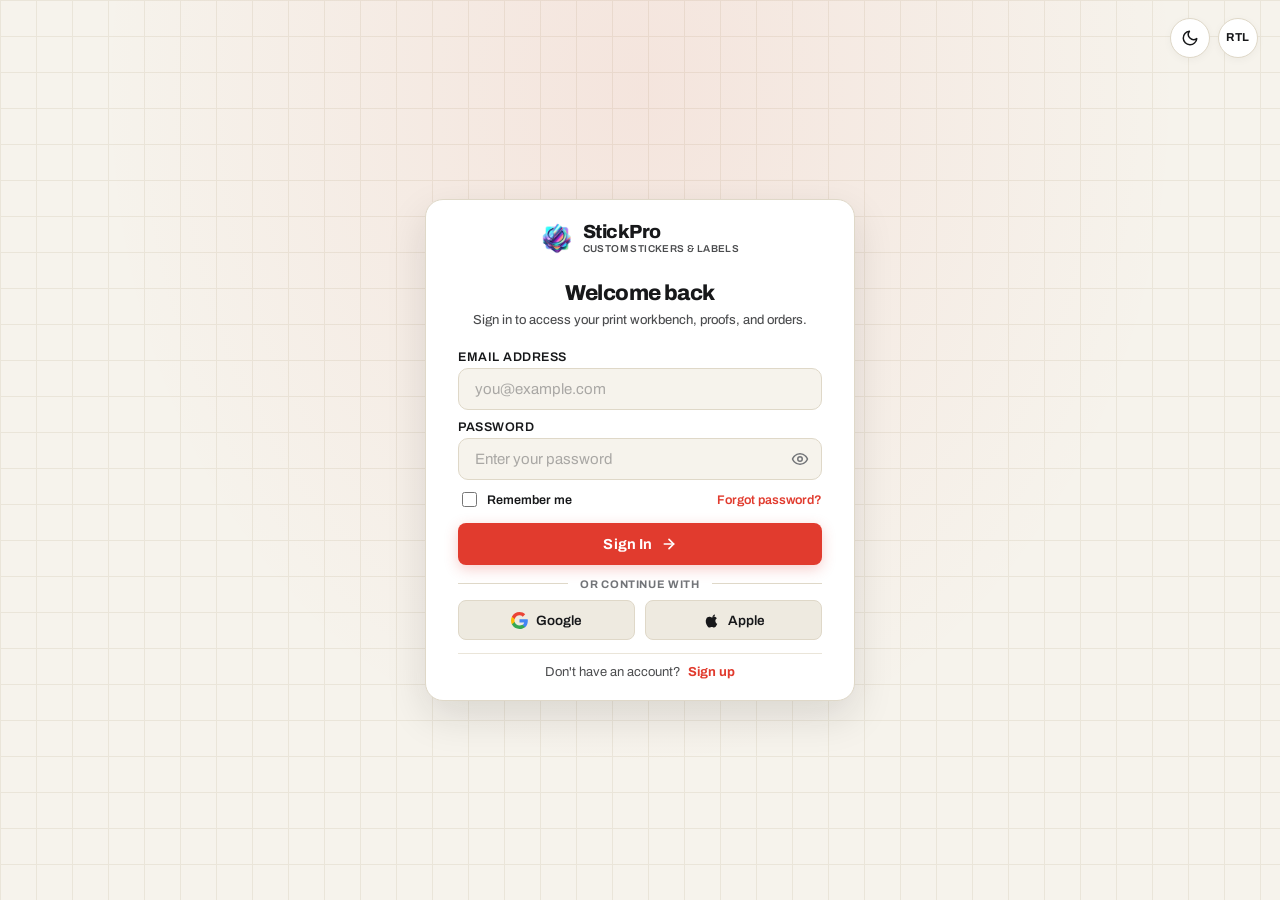
<file: login.html>
<!DOCTYPE html>
<html lang="en" dir="ltr" data-theme="light">
<head>
  <meta charset="UTF-8">
  <meta name="viewport" content="width=device-width, initial-scale=1.0">
  <title>Log In — StickPro Custom Stickers &amp; Labels</title>
  <meta name="description" content="Log in to your StickPro account to manage sticker proofs, track print orders, and request custom die-cut quotes.">
  <link rel="stylesheet" href="styles.css">
  <link rel="icon" type="image/png" href="logo.png">
  <script>
    (function(){
      try {
        var t = localStorage.getItem('stickpro-theme') || (window.matchMedia && window.matchMedia('(prefers-color-scheme: dark)').matches ? 'dark' : 'light');
        document.documentElement.setAttribute('data-theme', t);
        var d = localStorage.getItem('stickpro-direction') || 'ltr';
        document.documentElement.setAttribute('dir', d);
      } catch(e) {}
    })();
  </script>
</head>
<body class="auth-body">

  <!-- Floating Utility Controls (Theme & Direction Toggle) -->
  <div class="auth-quick-utils">
    <button class="header-util-btn theme-toggle" id="authThemeToggle" aria-label="Toggle dark mode" title="Toggle theme" aria-pressed="false">
      <svg class="sun-icon" viewBox="0 0 24 24" aria-hidden="true"><circle cx="12" cy="12" r="5"/><line x1="12" y1="1" x2="12" y2="3"/><line x1="12" y1="21" x2="12" y2="23"/><line x1="4.22" y1="4.22" x2="5.64" y2="5.64"/><line x1="18.36" y1="18.36" x2="19.78" y2="19.78"/><line x1="1" y1="12" x2="3" y2="12"/><line x1="21" y1="12" x2="23" y2="12"/><line x1="4.22" y1="19.78" x2="5.64" y2="18.36"/><line x1="18.36" y1="5.64" x2="19.78" y2="4.22"/></svg>
      <svg class="moon-icon" viewBox="0 0 24 24" aria-hidden="true"><path d="M21 12.79A9 9 0 1 1 11.21 3 7 7 0 0 0 21 12.79z"/></svg>
    </button>
    <button class="header-util-btn dir-toggle" id="authDirToggle" aria-label="Switch layout direction" title="Toggle RTL / LTR direction" aria-pressed="false">
      <span class="dir-toggle-text">RTL</span>
    </button>
  </div>

  <main class="auth-wrapper">
    <div class="auth-card">

      <!-- Logo + Typography (Clicks redirect to Home Page) -->
      <a href="index.html" class="auth-brand" title="Return to StickPro Home">
        <img class="logo-mark" src="logo.png" alt="StickPro logo">
        <span class="auth-brand-text">
          <span class="auth-brand-name">StickPro</span>
          <span class="auth-brand-tag">Custom Stickers &amp; Labels</span>
        </span>
      </a>

      <!-- Welcome Heading & Subtitle -->
      <div class="auth-header">
        <h1 class="auth-title">Welcome back</h1>
        <p class="auth-subtitle">Sign in to access your print workbench, proofs, and orders.</p>
      </div>

      <!-- Login Form -->
      <form class="auth-form" id="loginForm" novalidate>
        
        <!-- Email Input -->
        <div class="form-group">
          <label for="loginEmail">Email address</label>
          <div class="auth-input-wrap">
            <input 
              type="email" 
              id="loginEmail" 
              name="email" 
              class="auth-input" 
              placeholder="you@example.com" 
              required 
              autocomplete="email"
            >
          </div>
        </div>

        <!-- Password Input -->
        <div class="form-group">
          <label for="loginPassword">Password</label>
          <div class="auth-input-wrap">
            <input 
              type="password" 
              id="loginPassword" 
              name="password" 
              class="auth-input auth-input-has-icon" 
              placeholder="Enter your password" 
              required 
              autocomplete="current-password"
            >
            <button type="button" class="auth-pw-toggle" id="toggleLoginPassword" aria-label="Toggle password visibility" title="Show or hide password">
              <!-- Eye Icon (Show) -->
              <svg class="pw-eye-open" viewBox="0 0 24 24" fill="none" stroke="currentColor" stroke-width="2" stroke-linecap="round" stroke-linejoin="round" aria-hidden="true">
                <path d="M2 12s3-7 10-7 10 7 10 7-3 7-10 7-10-7-10-7Z"></path>
                <circle cx="12" cy="12" r="3"></circle>
              </svg>
              <!-- Eye Slash Icon (Hide) -->
              <svg class="pw-eye-closed" viewBox="0 0 24 24" fill="none" stroke="currentColor" stroke-width="2" stroke-linecap="round" stroke-linejoin="round" aria-hidden="true" style="display:none;">
                <path d="M9.88 9.88a3 3 0 1 0 4.24 4.24"></path>
                <path d="M10.73 5.08A10.43 10.43 0 0 1 12 5c7 0 10 7 10 7a13.16 13.16 0 0 1-1.67 2.68"></path>
                <path d="M6.61 6.61A13.526 13.526 0 0 0 2 12s3 7 10 7a9.74 9.74 0 0 0 5.39-1.61"></path>
                <line x1="2" y1="2" x2="22" y2="22"></line>
              </svg>
            </button>
          </div>
        </div>

        <!-- Remember Me & Forgot Password -->
        <div class="auth-row-options">
          <label class="auth-checkbox-label">
            <input type="checkbox" id="rememberMe" name="rememberMe">
            <span>Remember me</span>
          </label>
          <a href="#" class="auth-forgot-link" onclick="alert('Password reset instructions will be sent to your email.'); return false;">Forgot password?</a>
        </div>

        <!-- Submit Button -->
        <button type="submit" class="btn-auth-submit" id="loginSubmitBtn">
          <span>Sign In</span>
          <svg viewBox="0 0 24 24" fill="none" stroke="currentColor" stroke-width="2.5" stroke-linecap="round" stroke-linejoin="round" aria-hidden="true">
            <line x1="5" y1="12" x2="19" y2="12"></line>
            <polyline points="12 5 19 12 12 19"></polyline>
          </svg>
        </button>

      </form>

      <!-- Divider -->
      <div class="auth-divider">
        <span>or continue with</span>
      </div>

      <!-- Third-Party Login Options (Real Google & Apple Logos) -->
      <div class="social-auth-grid">
        
        <!-- Google Login -->
        <button type="button" class="btn-social btn-social-google" aria-label="Sign in with Google">
          <svg viewBox="0 0 24 24" width="20" height="20" aria-hidden="true">
            <path fill="#4285F4" d="M23.745 12.27c0-.7-.06-1.4-.19-2.07H12v4.51h6.6c-.29 1.52-1.14 2.82-2.4 3.68v3.05h3.88c2.27-2.09 3.66-5.17 3.66-9.17z"/>
            <path fill="#34A853" d="M12 24c3.24 0 5.95-1.08 7.93-2.91l-3.88-3.05c-1.08.72-2.45 1.16-4.05 1.16-3.12 0-5.77-2.1-6.72-4.93H1.25v3.15C3.26 21.36 7.33 24 12 24z"/>
            <path fill="#FBBC05" d="M5.28 14.27c-.25-.72-.38-1.49-.38-2.27s.13-1.55.38-2.27V6.58H1.25C.45 8.16 0 9.97 0 12s.45 3.84 1.25 5.42l4.03-3.15z"/>
            <path fill="#EA4335" d="M12 4.75c1.77 0 3.35.61 4.6 1.8l3.42-3.42C17.95 1.19 15.24 0 12 0 7.33 0 3.26 2.64 1.25 6.58l4.03 3.15c.95-2.83 3.6-4.98 6.72-4.98z"/>
          </svg>
          <span>Google</span>
        </button>

        <!-- Apple Login -->
        <button type="button" class="btn-social btn-social-apple" aria-label="Sign in with Apple">
          <svg viewBox="0 0 24 24" width="19" height="19" fill="currentColor" aria-hidden="true">
            <path d="M18.71 19.5c-.83 1.24-1.71 2.45-3.05 2.47-1.34.03-1.77-.79-3.29-.79-1.53 0-2 .77-3.27.82-1.31.05-2.3-1.32-3.14-2.53C4.25 17 2.94 12.45 4.7 9.39c.87-1.52 2.43-2.48 4.12-2.51 1.28-.02 2.5.87 3.29.87.78 0 2.26-1.07 3.81-.91.65.03 2.47.26 3.64 1.98-.09.06-2.17 1.28-2.15 3.81.03 3.02 2.65 4.03 2.68 4.04-.03.07-.42 1.44-1.38 2.83M15.97 6.37c.62-.75 1.04-1.8 0.92-2.85-.9.04-1.98.6-2.61 1.34-.56.64-1.04 1.68-.91 2.7 1 .08 2.01-.48 2.6-1.19z"/>
          </svg>
          <span>Apple</span>
        </button>

      </div>

      <!-- Redirection to Sign Up Page -->
      <div class="auth-switch">
        <span>Don't have an account?</span>
        <a href="signup.html">Sign up</a>
      </div>

    </div>
  </main>

  <script>
    (function () {
      "use strict";

      // Password visibility toggle
      var toggleBtn = document.getElementById("toggleLoginPassword");
      var passwordInput = document.getElementById("loginPassword");
      if (toggleBtn && passwordInput) {
        var eyeOpen = toggleBtn.querySelector(".pw-eye-open");
        var eyeClosed = toggleBtn.querySelector(".pw-eye-closed");

        toggleBtn.addEventListener("click", function () {
          var isPassword = passwordInput.getAttribute("type") === "password";
          passwordInput.setAttribute("type", isPassword ? "text" : "password");
          if (eyeOpen && eyeClosed) {
            eyeOpen.style.display = isPassword ? "none" : "block";
            eyeClosed.style.display = isPassword ? "block" : "none";
          }
        });
      }

      // Theme toggle functionality
      var themeBtn = document.getElementById("authThemeToggle");
      if (themeBtn) {
        themeBtn.addEventListener("click", function () {
          var current = document.documentElement.getAttribute("data-theme") || "light";
          var next = current === "dark" ? "light" : "dark";
          document.documentElement.setAttribute("data-theme", next);
          try { localStorage.setItem("stickpro-theme", next); } catch(e){}
        });
      }

      // Direction toggle functionality
      var dirBtn = document.getElementById("authDirToggle");
      if (dirBtn) {
        dirBtn.addEventListener("click", function () {
          var current = document.documentElement.getAttribute("dir") || "ltr";
          var next = current === "rtl" ? "ltr" : "rtl";
          document.documentElement.setAttribute("dir", next);
          try { localStorage.setItem("stickpro-direction", next); } catch(e){}
        });
      }

      // Login form submission simulation
      var form = document.getElementById("loginForm");
      if (form) {
        form.addEventListener("submit", function (e) {
          e.preventDefault();
          var email = document.getElementById("loginEmail").value.trim();
          var password = document.getElementById("loginPassword").value;
          if (!email || !password) {
            alert("Please fill in both your email address and password.");
            return;
          }
          var btn = document.getElementById("loginSubmitBtn");
          var originalContent = btn.innerHTML;
          btn.innerHTML = '<span>Signing In...</span>';
          btn.disabled = true;

          setTimeout(function () {
            btn.innerHTML = originalContent;
            btn.disabled = false;
            alert("Welcome back! Redirecting to your StickPro workbench...");
            window.location.href = "index.html";
          }, 650);
        });
      }

      // Social button actions
      document.querySelectorAll(".btn-social").forEach(function(button) {
        button.addEventListener("click", function() {
          var provider = this.getAttribute("aria-label") || "third-party";
          alert(provider + " authentication connected. Redirecting to your workbench...");
          window.location.href = "index.html";
        });
      });
    })();
  </script>
</body>
</html>
</file>
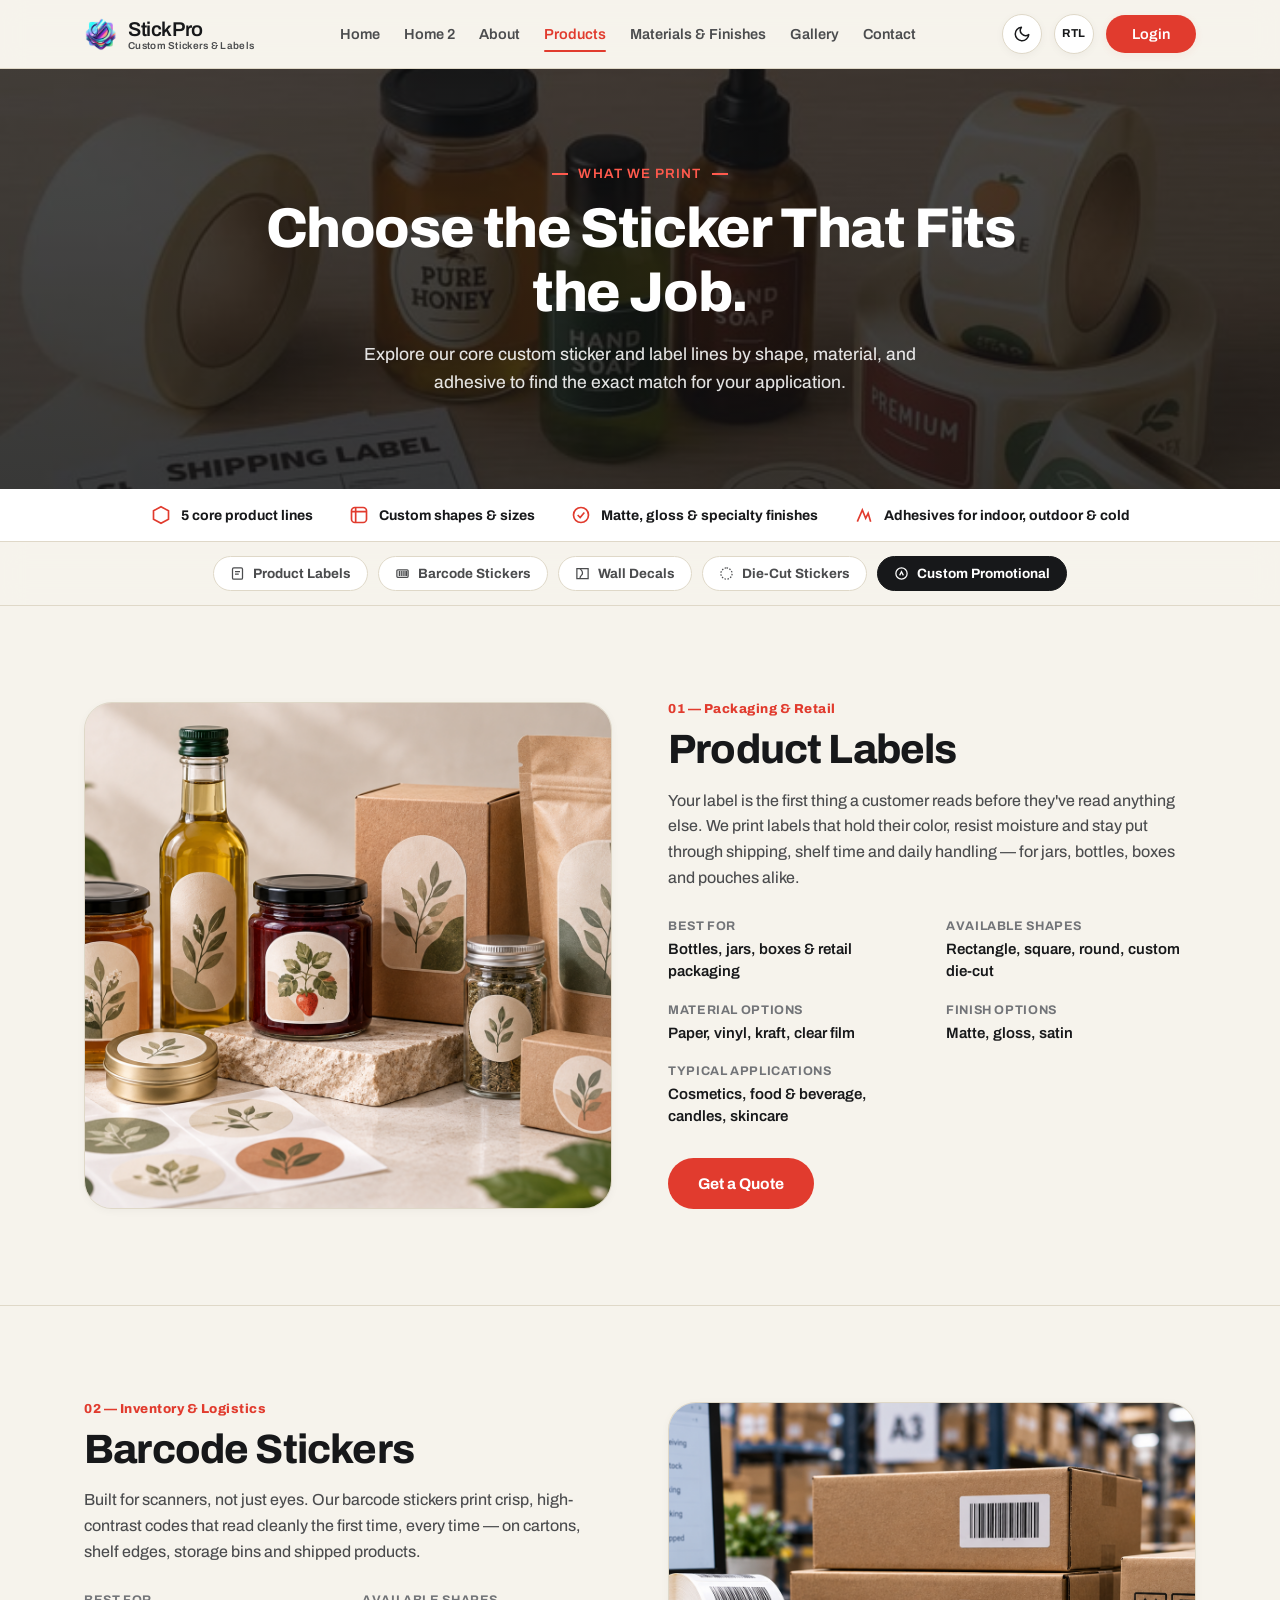
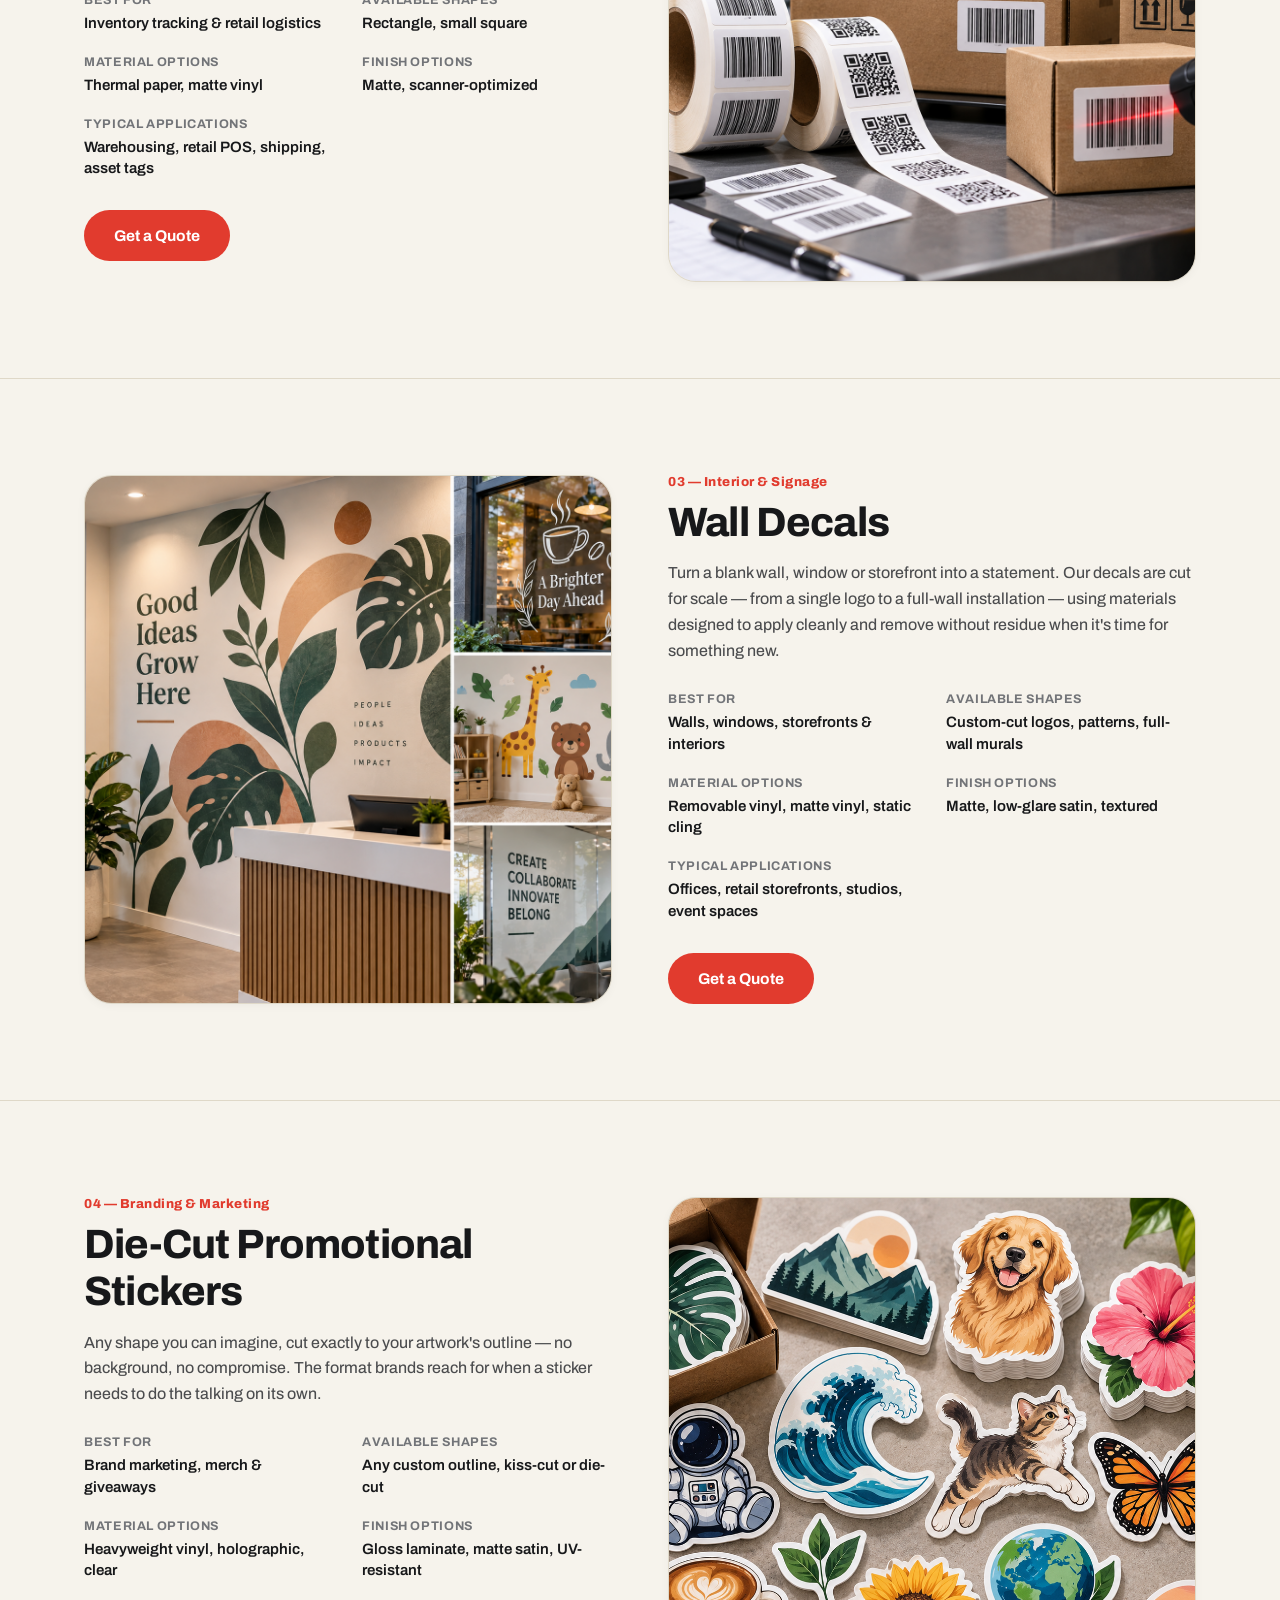
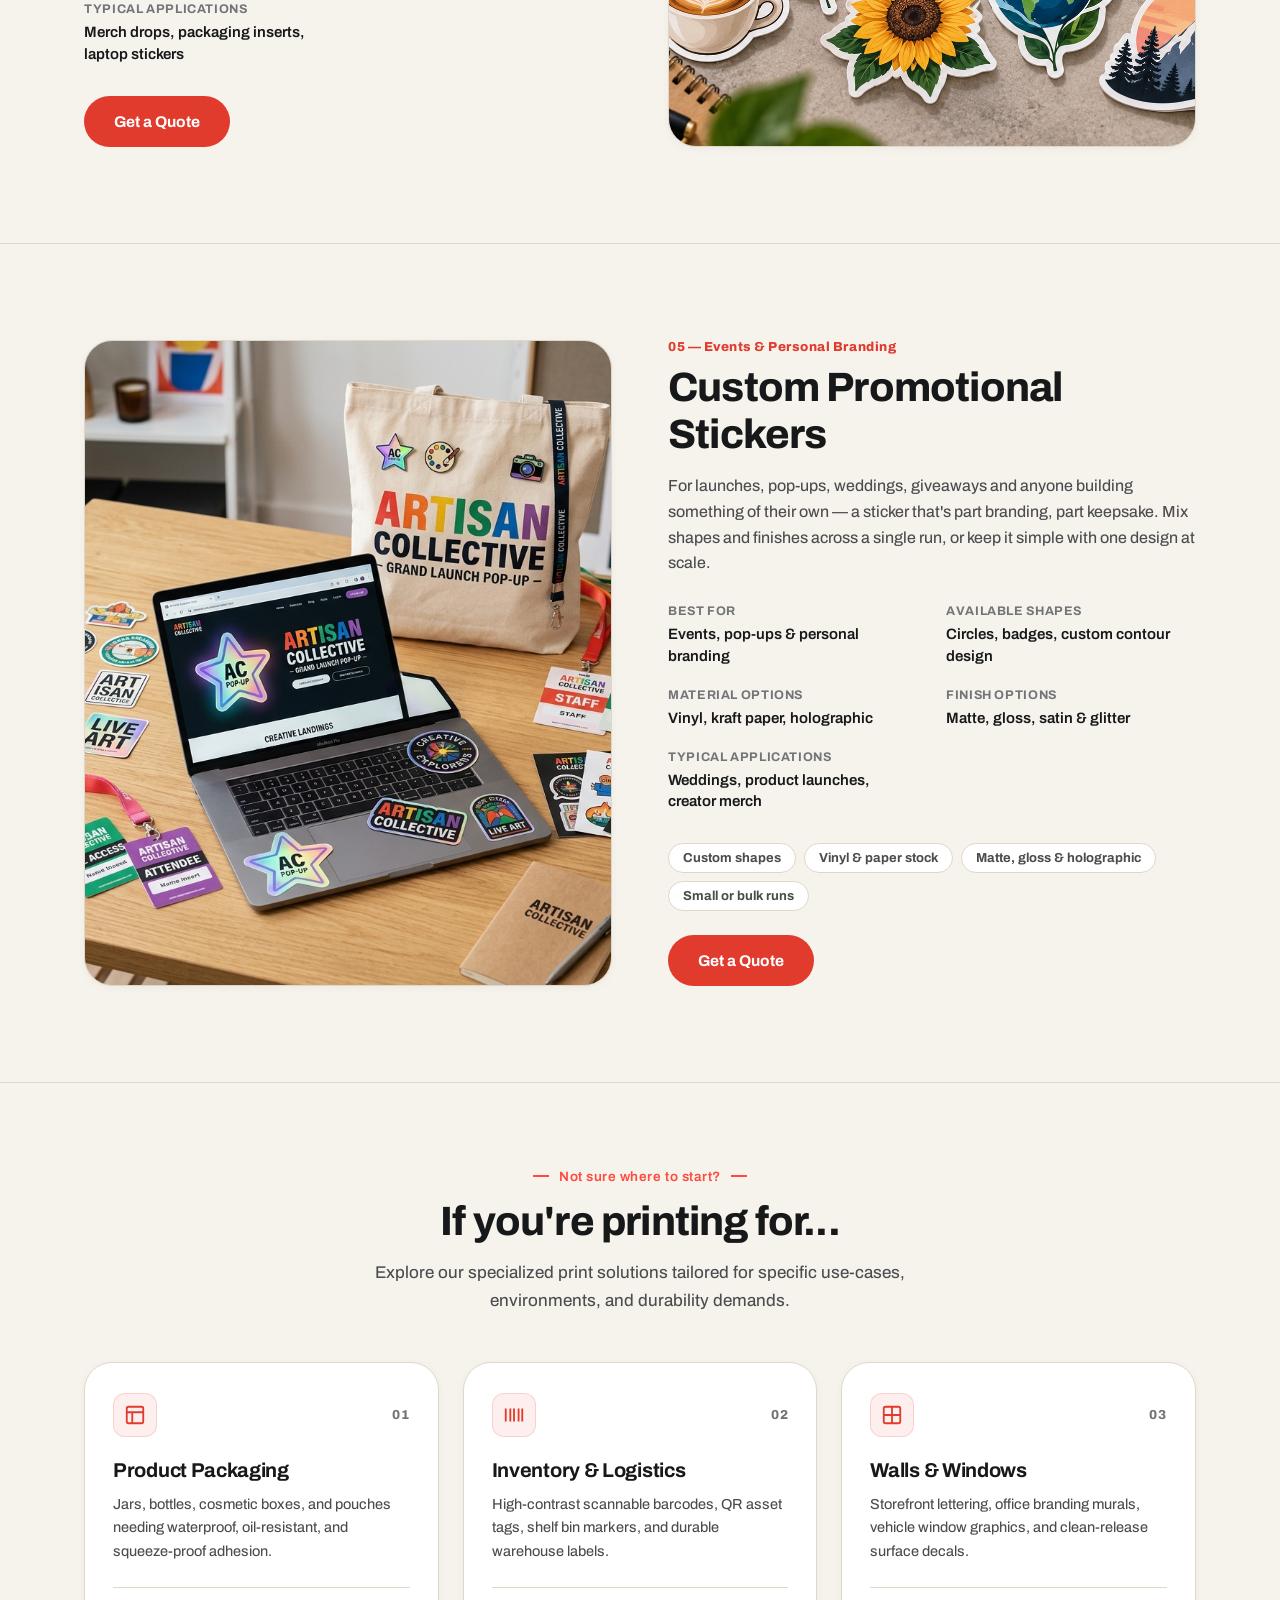
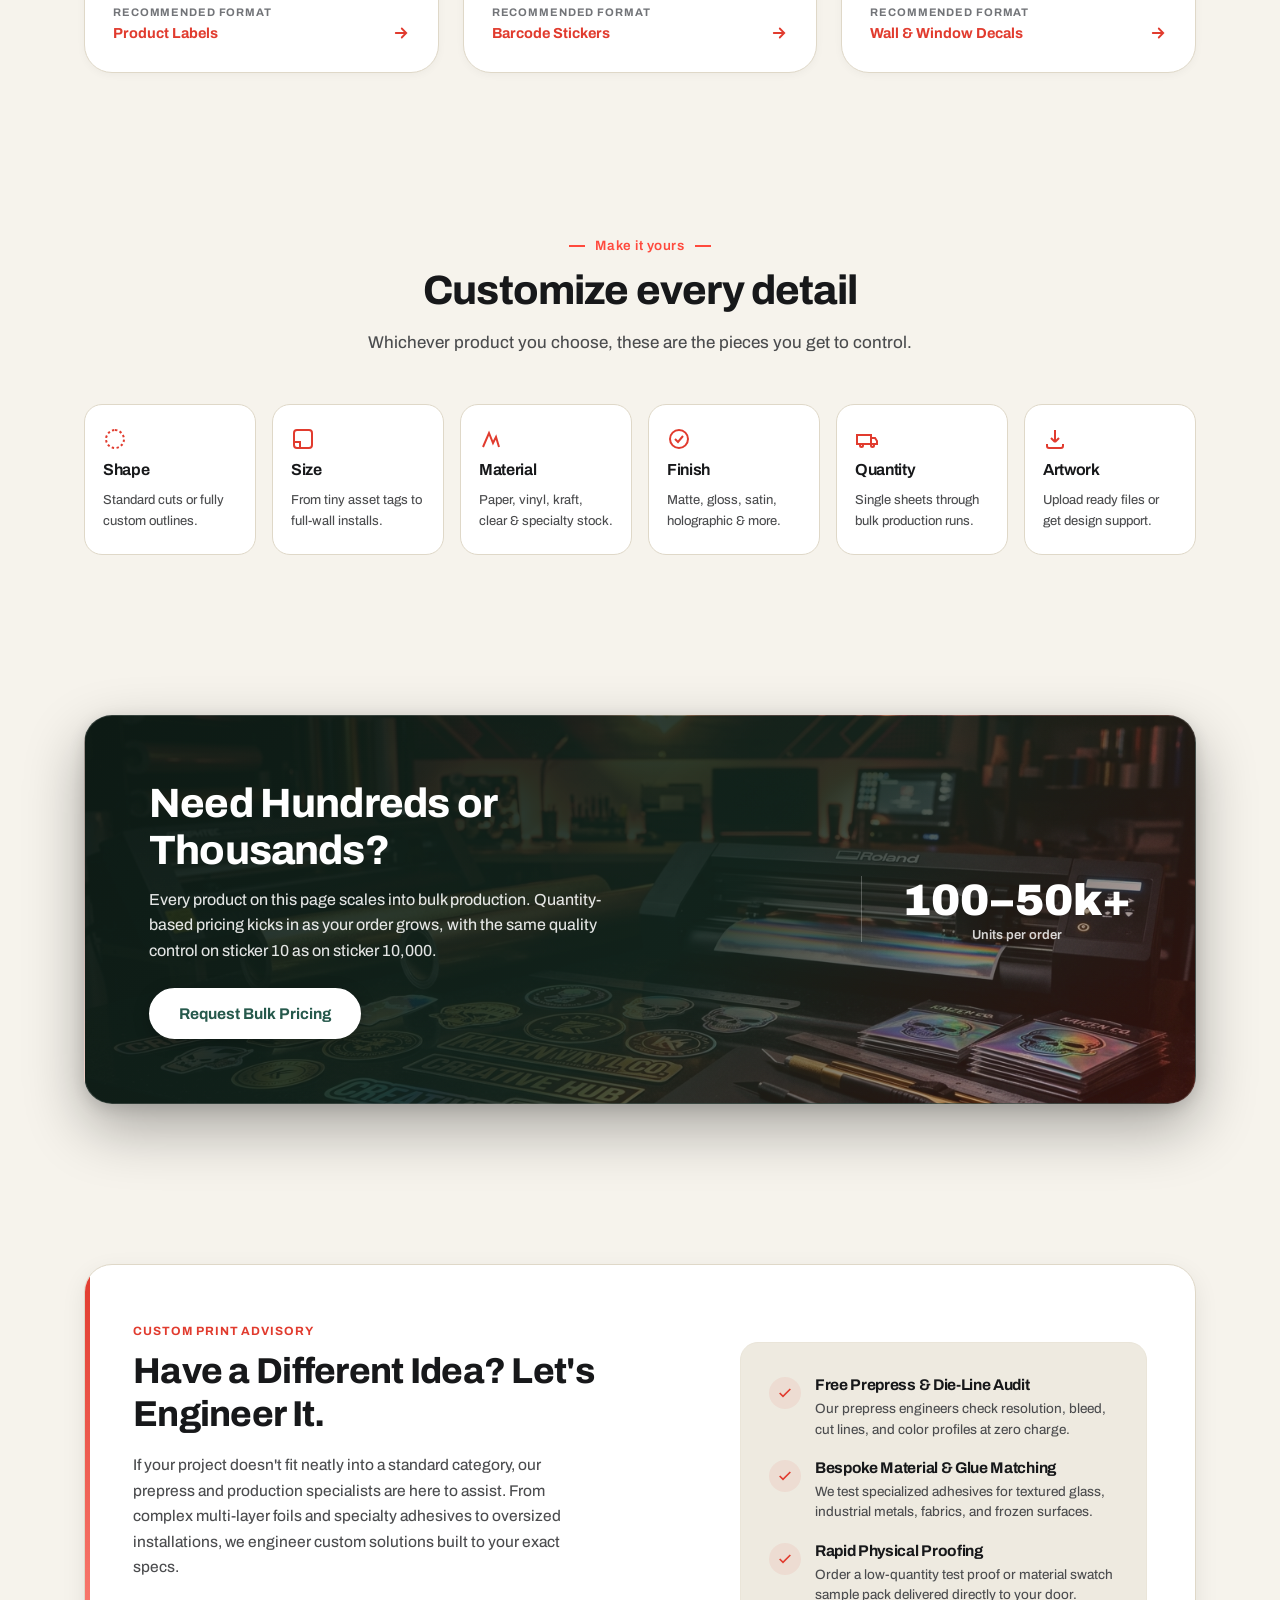
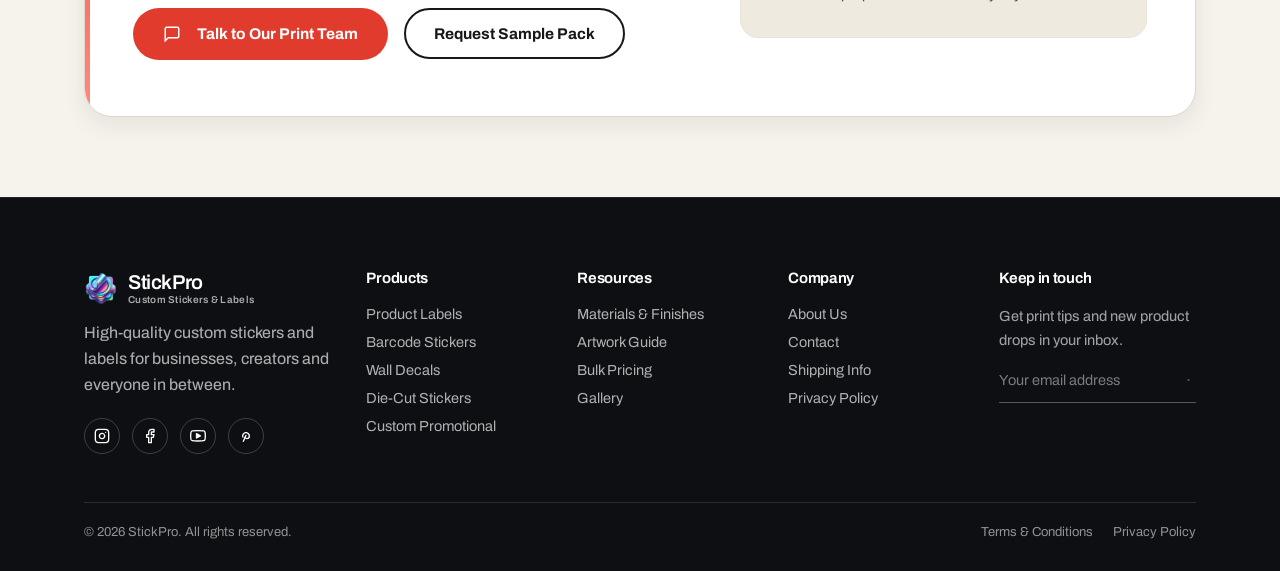
<file: products.html>
<!DOCTYPE html>
<html lang="en" dir="ltr" data-theme="light">
<head>
<meta charset="UTF-8">
<meta name="viewport" content="width=device-width, initial-scale=1.0">
<title>Products — StickPro Custom Stickers &amp; Labels</title>
<meta name="description" content="Browse StickPro's full range of custom stickers and labels — product labels, barcode stickers, wall decals, die-cut and promotional stickers — and find the right fit for your job.">
<link rel="stylesheet" href="styles.css">
<link rel="icon" type="image/png" href="logo.png">
  <script>
    (function(){
      try {
        var t = localStorage.getItem('stickpro-theme') || (window.matchMedia && window.matchMedia('(prefers-color-scheme: dark)').matches ? 'dark' : 'light');
        document.documentElement.setAttribute('data-theme', t);
        var d = localStorage.getItem('stickpro-direction') || 'ltr';
        document.documentElement.setAttribute('dir', d);
      } catch(e) {}
    })();
  </script>
</head>
<body>

<!-- ============================== HEADER ============================== -->
<header class="site-header">
  <div class="header-row">
    <a href="index.html" class="logo">
      <img class="logo-mark" src="logo.png" alt="StickPro logo">
      <span>StickPro<span class="logo-sub">Custom Stickers &amp; Labels</span></span>
    </a>

    <nav class="main-nav" aria-label="Primary">
      <a href="index.html">Home</a>
      <a href="home2.html">Home 2</a>
      <a href="about.html">About</a>
      <a href="products.html" class="current">Products</a>
      <a href="materials.html">Materials &amp; Finishes</a>
      <a href="gallery.html">Gallery</a>
      <a href="contact.html">Contact</a>
    </nav>

    <div class="header-actions">
      <button class="header-util-btn theme-toggle" id="themeToggle" aria-label="Toggle dark mode" title="Toggle theme" aria-pressed="false">
        <svg class="sun-icon" viewBox="0 0 24 24" aria-hidden="true"><circle cx="12" cy="12" r="5"/><line x1="12" y1="1" x2="12" y2="3"/><line x1="12" y1="21" x2="12" y2="23"/><line x1="4.22" y1="4.22" x2="5.64" y2="5.64"/><line x1="18.36" y1="18.36" x2="19.78" y2="19.78"/><line x1="1" y1="12" x2="3" y2="12"/><line x1="21" y1="12" x2="23" y2="12"/><line x1="4.22" y1="19.78" x2="5.64" y2="18.36"/><line x1="18.36" y1="5.64" x2="19.78" y2="4.22"/></svg>
        <svg class="moon-icon" viewBox="0 0 24 24" aria-hidden="true"><path d="M21 12.79A9 9 0 1 1 11.21 3 7 7 0 0 0 21 12.79z"/></svg>
      </button>

      <button class="header-util-btn dir-toggle" id="dirToggle" aria-label="Switch layout direction" title="Toggle RTL / LTR direction" aria-pressed="false">
        <span class="dir-toggle-text">RTL</span>
      </button>

      <a href="login.html" class="btn btn-primary btn-login">Login</a>

      <button class="nav-toggle" id="navToggle" aria-label="Open menu" aria-expanded="false" aria-controls="mobileNav">
        <svg viewBox="0 0 24 24" fill="none" stroke="currentColor" stroke-width="2" stroke-linecap="round"><line x1="3" y1="6" x2="21" y2="6"/><line x1="3" y1="12" x2="21" y2="12"/><line x1="3" y1="18" x2="21" y2="18"/></svg>
      </button>
    </div>
  </div>

  <nav class="mobile-nav" id="mobileNav" aria-label="Mobile">
    <a href="index.html">Home</a>
    <a href="home2.html">Home 2</a>
    <a href="about.html">About</a>
    <a href="products.html" class="current">Products</a>
    <a href="materials.html">Materials &amp; Finishes</a>
    <a href="gallery.html">Gallery</a>
    <a href="contact.html">Contact</a>
    <div class="mobile-nav-utils">
      <button class="header-util-btn theme-toggle" id="themeToggleMobile" aria-label="Toggle dark mode" title="Toggle theme" aria-pressed="false">
        <svg class="sun-icon" viewBox="0 0 24 24" aria-hidden="true"><circle cx="12" cy="12" r="5"/><line x1="12" y1="1" x2="12" y2="3"/><line x1="12" y1="21" x2="12" y2="23"/><line x1="4.22" y1="4.22" x2="5.64" y2="5.64"/><line x1="18.36" y1="18.36" x2="19.78" y2="19.78"/><line x1="1" y1="12" x2="3" y2="12"/><line x1="21" y1="12" x2="23" y2="12"/><line x1="4.22" y1="19.78" x2="5.64" y2="18.36"/><line x1="18.36" y1="5.64" x2="19.78" y2="4.22"/></svg>
        <svg class="moon-icon" viewBox="0 0 24 24" aria-hidden="true"><path d="M21 12.79A9 9 0 1 1 11.21 3 7 7 0 0 0 21 12.79z"/></svg>
        <span class="util-label">Theme</span>
      </button>
      <button class="header-util-btn dir-toggle" id="dirToggleMobile" aria-label="Switch layout direction" title="Toggle direction" aria-pressed="false">
        <span class="dir-toggle-text">RTL</span>
        <span class="util-label">Direction</span>
      </button>
    </div>
    <div class="mobile-nav-actions">
      <a href="login.html" class="btn btn-primary btn-login">Login</a>
    </div>
  </nav>
</header>

<main>

<!-- ================================ HERO =============================== -->
<!-- Product-index hero: no illustration stage, no split panel — a confident
     editorial statement plus a quick-facts strip. Deliberately different
     from Home's split hero and Home 2's canvas hero. -->
<section class="products-hero">
  <div class="wrap">
    <div class="products-hero-inner reveal">
      <span class="kicker">What We Print</span>
      <h1>Choose the Sticker That Fits the Job.</h1>
      <p class="lede">Explore our core custom sticker and label lines by shape, material, and adhesive to find the exact match for your application.</p>
    </div>
  </div>
</section>

<!-- Quick Facts Strip -->
<div class="products-facts-bar">
  <div class="wrap">
    <div class="hero-facts reveal">
      <div class="hero-fact">
        <svg viewBox="0 0 24 24" fill="none" stroke="currentColor" stroke-width="2"><path d="M12 2 L21 7 V17 L12 22 L3 17 V7 Z"/></svg>
        <span>5 core product lines</span>
      </div>
      <div class="hero-fact">
        <svg viewBox="0 0 24 24" fill="none" stroke="currentColor" stroke-width="2"><rect x="3" y="3" width="18" height="18" rx="4"/><path d="M8 3 V21 M3 8 H21"/></svg>
        <span>Custom shapes &amp; sizes</span>
      </div>
      <div class="hero-fact">
        <svg viewBox="0 0 24 24" fill="none" stroke="currentColor" stroke-width="2"><circle cx="12" cy="12" r="9"/><path d="M8 12 L11 15 L16 9"/></svg>
        <span>Matte, gloss &amp; specialty finishes</span>
      </div>
      <div class="hero-fact">
        <svg viewBox="0 0 24 24" fill="none" stroke="currentColor" stroke-width="2"><path d="M4 20 L10 6 L14 16 L17 10 L20 20"/></svg>
        <span>Adhesives for indoor, outdoor &amp; cold</span>
      </div>
    </div>
  </div>
</div>

<!-- ===================== PRODUCT NAVIGATION RAIL ===================== -->
<nav class="product-nav-rail" aria-label="Jump to product type">
  <div class="product-nav-track">
    <a class="product-nav-item" href="#product-labels">
      <svg viewBox="0 0 24 24" fill="none" stroke="currentColor" stroke-width="2"><rect x="4" y="3" width="16" height="18" rx="2"/><path d="M8 9 H16 M8 13 H14"/></svg>
      Product Labels
    </a>
    <a class="product-nav-item" href="#barcode-stickers">
      <svg viewBox="0 0 24 24" fill="none" stroke="currentColor" stroke-width="2"><rect x="3" y="6" width="18" height="12" rx="1.5"/><path d="M7 8 V16 M10 8 V16 M13 8 V16 M16 8 V16 M18.5 8 V16"/></svg>
      Barcode Stickers
    </a>
    <a class="product-nav-item" href="#wall-decals">
      <svg viewBox="0 0 24 24" fill="none" stroke="currentColor" stroke-width="2"><path d="M3 4 H21 V20 H3 Z"/><path d="M8 20 C8 14 12 16 12 11 C12 7 9 6 8 4"/></svg>
      Wall Decals
    </a>
    <a class="product-nav-item" href="#die-cut-stickers">
      <svg viewBox="0 0 24 24" fill="none" stroke="currentColor" stroke-width="2"><path d="M12 3 C17 3 21 8 21 12 C21 17 17 21 12 21 C7 21 3 17 3 12 C3 8 7 3 12 3 Z" stroke-dasharray="2.4 2.4"/></svg>
      Die-Cut Stickers
    </a>
    <a class="product-nav-item" href="#custom-promotional">
      <svg viewBox="0 0 24 24" fill="none" stroke="currentColor" stroke-width="2"><circle cx="12" cy="12" r="9"/><path d="M9 15 L12 9 L15 15"/></svg>
      Custom Promotional
    </a>
  </div>
</nav>

<!-- ===================== PRODUCT CATALOG ===================== -->

<!-- PRODUCT 1 — Product Labels — standard: image left, copy right -->
<section class="product-row product-row--standard" id="product-labels">
  <div class="wrap">
    <div class="product-row-inner reveal">

      <div class="product-figure">
        <img src="Assets/product/01.png" alt="Custom printed product packaging labels on bottles and jars" loading="lazy">
      </div>

      <div class="product-copy">
        <span class="product-index">01 — Packaging &amp; Retail</span>
        <h2>Product Labels</h2>
        <p>Your label is the first thing a customer reads before they've read anything else. We print labels that hold their color, resist moisture and stay put through shipping, shelf time and daily handling — for jars, bottles, boxes and pouches alike.</p>

        <dl class="product-specs">
          <div class="product-spec-item"><dt>Best for</dt><dd>Bottles, jars, boxes &amp; retail packaging</dd></div>
          <div class="product-spec-item"><dt>Available shapes</dt><dd>Rectangle, square, round, custom die-cut</dd></div>
          <div class="product-spec-item"><dt>Material options</dt><dd>Paper, vinyl, kraft, clear film</dd></div>
          <div class="product-spec-item"><dt>Finish options</dt><dd>Matte, gloss, satin</dd></div>
          <div class="product-spec-item"><dt>Typical applications</dt><dd>Cosmetics, food &amp; beverage, candles, skincare</dd></div>
        </dl>

        <a href="index.html#quote" class="btn btn-primary">Get a Quote</a>
      </div>

    </div>
  </div>
</section>

<!-- PRODUCT 2 — Barcode Stickers — reversed: copy left, image right -->
<section class="product-row product-row--reverse" id="barcode-stickers">
  <div class="wrap">
    <div class="product-row-inner reveal">

      <div class="product-copy">
        <span class="product-index">02 — Inventory &amp; Logistics</span>
        <h2>Barcode Stickers</h2>
        <p>Built for scanners, not just eyes. Our barcode stickers print crisp, high-contrast codes that read cleanly the first time, every time — on cartons, shelf edges, storage bins and shipped products.</p>

        <dl class="product-specs">
          <div class="product-spec-item"><dt>Best for</dt><dd>Inventory tracking &amp; retail logistics</dd></div>
          <div class="product-spec-item"><dt>Available shapes</dt><dd>Rectangle, small square</dd></div>
          <div class="product-spec-item"><dt>Material options</dt><dd>Thermal paper, matte vinyl</dd></div>
          <div class="product-spec-item"><dt>Finish options</dt><dd>Matte, scanner-optimized</dd></div>
          <div class="product-spec-item"><dt>Typical applications</dt><dd>Warehousing, retail POS, shipping, asset tags</dd></div>
        </dl>

        <a href="index.html#quote" class="btn btn-primary">Get a Quote</a>
      </div>

      <div class="product-figure">
        <img src="Assets/product/02.png" alt="Durable scannable barcode and warehouse logistics labels" loading="lazy">
      </div>

    </div>
  </div>
</section>

<!-- PRODUCT 3 — Wall Decals — standard: image left, copy right -->
<section class="product-row product-row--standard" id="wall-decals">
  <div class="wrap">
    <div class="product-row-inner reveal">

      <div class="product-figure">
        <img src="Assets/product/03.png" alt="Large format custom architectural wall graphics and window decals" loading="lazy">
      </div>

      <div class="product-copy">
        <span class="product-index">03 — Interior &amp; Signage</span>
        <h2>Wall Decals</h2>
        <p>Turn a blank wall, window or storefront into a statement. Our decals are cut for scale — from a single logo to a full-wall installation — using materials designed to apply cleanly and remove without residue when it's time for something new.</p>

        <dl class="product-specs">
          <div class="product-spec-item"><dt>Best for</dt><dd>Walls, windows, storefronts &amp; interiors</dd></div>
          <div class="product-spec-item"><dt>Available shapes</dt><dd>Custom-cut logos, patterns, full-wall murals</dd></div>
          <div class="product-spec-item"><dt>Material options</dt><dd>Removable vinyl, matte vinyl, static cling</dd></div>
          <div class="product-spec-item"><dt>Finish options</dt><dd>Matte, low-glare satin, textured</dd></div>
          <div class="product-spec-item"><dt>Typical applications</dt><dd>Offices, retail storefronts, studios, event spaces</dd></div>
        </dl>

        <a href="index.html#quote" class="btn btn-primary">Get a Quote</a>
      </div>

    </div>
  </div>
</section>

<!-- PRODUCT 4 — Die-Cut Promotional Stickers — reversed: copy left, image right -->
<section class="product-row product-row--reverse" id="die-cut-stickers">
  <div class="wrap">
    <div class="product-row-inner reveal">

      <div class="product-copy">
        <span class="product-index">04 — Branding &amp; Marketing</span>
        <h2>Die-Cut Promotional Stickers</h2>
        <p>Any shape you can imagine, cut exactly to your artwork's outline — no background, no compromise. The format brands reach for when a sticker needs to do the talking on its own.</p>

        <dl class="product-specs">
          <div class="product-spec-item"><dt>Best for</dt><dd>Brand marketing, merch &amp; giveaways</dd></div>
          <div class="product-spec-item"><dt>Available shapes</dt><dd>Any custom outline, kiss-cut or die-cut</dd></div>
          <div class="product-spec-item"><dt>Material options</dt><dd>Heavyweight vinyl, holographic, clear</dd></div>
          <div class="product-spec-item"><dt>Finish options</dt><dd>Gloss laminate, matte satin, UV-resistant</dd></div>
          <div class="product-spec-item"><dt>Typical applications</dt><dd>Merch drops, packaging inserts, laptop stickers</dd></div>
        </dl>

        <a href="index.html#quote" class="btn btn-primary">Get a Quote</a>
      </div>

      <div class="product-figure">
        <img src="Assets/product/04.png" alt="Vibrant promotional die-cut shape stickers on a studio cutting mat" loading="lazy">
      </div>

    </div>
  </div>
</section>

<!-- PRODUCT 5 — Custom Promotional Stickers — standard: image left, copy right -->
<section class="product-row product-row--standard" id="custom-promotional">
  <div class="wrap">
    <div class="product-row-inner reveal">

      <div class="product-figure">
        <img src="Assets/product/05_promotional.png" alt="Custom promotional logo stickers, badges, and brand swag" loading="lazy">
      </div>

      <div class="product-copy">
        <span class="product-index">05 — Events &amp; Personal Branding</span>
        <h2>Custom Promotional Stickers</h2>
        <p>For launches, pop-ups, weddings, giveaways and anyone building something of their own — a sticker that's part branding, part keepsake. Mix shapes and finishes across a single run, or keep it simple with one design at scale.</p>

        <dl class="product-specs">
          <div class="product-spec-item"><dt>Best for</dt><dd>Events, pop-ups &amp; personal branding</dd></div>
          <div class="product-spec-item"><dt>Available shapes</dt><dd>Circles, badges, custom contour design</dd></div>
          <div class="product-spec-item"><dt>Material options</dt><dd>Vinyl, kraft paper, holographic</dd></div>
          <div class="product-spec-item"><dt>Finish options</dt><dd>Matte, gloss, satin &amp; glitter</dd></div>
          <div class="product-spec-item"><dt>Typical applications</dt><dd>Weddings, product launches, creator merch</dd></div>
        </dl>

        <div class="product-tags">
          <span class="tag">Custom shapes</span>
          <span class="tag">Vinyl &amp; paper stock</span>
          <span class="tag">Matte, gloss &amp; holographic</span>
          <span class="tag">Small or bulk runs</span>
        </div>

        <a href="index.html#quote" class="btn btn-primary">Get a Quote</a>
      </div>

    </div>
  </div>
</section>

<!-- ===================== APPLICATION GUIDE ===================== -->
<section class="section app-guide-section" id="application-guide">
  <div class="wrap reveal">
    <div class="section-head">
      <span class="kicker">Not sure where to start?</span>
      <h2>If you're printing for...</h2>
      <p class="lede">Explore our specialized print solutions tailored for specific use-cases, environments, and durability demands.</p>
    </div>

    <div class="app-guide-grid">
      <!-- Card 1 -->
      <a class="app-card" href="#product-labels">
        <div class="app-card-top">
          <div class="app-card-icon">
            <svg viewBox="0 0 24 24" fill="none" stroke="currentColor" stroke-width="2"><rect x="3" y="3" width="18" height="18" rx="2"/><path d="M3 9h18M9 21V9"/></svg>
          </div>
          <span class="app-card-num">01</span>
        </div>
        <h3 class="app-card-title">Product Packaging</h3>
        <p class="app-card-desc">Jars, bottles, cosmetic boxes, and pouches needing waterproof, oil-resistant, and squeeze-proof adhesion.</p>
        <div class="app-card-rec">
          <span class="app-rec-label">Recommended Format</span>
          <span class="app-rec-btn">
            <span>Product Labels</span>
            <svg viewBox="0 0 24 24" fill="none" stroke="currentColor" stroke-width="2.4" stroke-linecap="round"><path d="M5 12 H19 M13 6 L19 12 L13 18"/></svg>
          </span>
        </div>
      </a>

      <!-- Card 2 -->
      <a class="app-card" href="#barcode-stickers">
        <div class="app-card-top">
          <div class="app-card-icon">
            <svg viewBox="0 0 24 24" fill="none" stroke="currentColor" stroke-width="2"><path d="M3 5v14M8 5v14M12 5v14M17 5v14M21 5v14"/></svg>
          </div>
          <span class="app-card-num">02</span>
        </div>
        <h3 class="app-card-title">Inventory &amp; Logistics</h3>
        <p class="app-card-desc">High-contrast scannable barcodes, QR asset tags, shelf bin markers, and durable warehouse labels.</p>
        <div class="app-card-rec">
          <span class="app-rec-label">Recommended Format</span>
          <span class="app-rec-btn">
            <span>Barcode Stickers</span>
            <svg viewBox="0 0 24 24" fill="none" stroke="currentColor" stroke-width="2.4" stroke-linecap="round"><path d="M5 12 H19 M13 6 L19 12 L13 18"/></svg>
          </span>
        </div>
      </a>

      <!-- Card 3 -->
      <a class="app-card" href="#wall-decals">
        <div class="app-card-top">
          <div class="app-card-icon">
            <svg viewBox="0 0 24 24" fill="none" stroke="currentColor" stroke-width="2"><rect x="3" y="3" width="18" height="18" rx="2"/><path d="M3 12h18M12 3v18"/></svg>
          </div>
          <span class="app-card-num">03</span>
        </div>
        <h3 class="app-card-title">Walls &amp; Windows</h3>
        <p class="app-card-desc">Storefront lettering, office branding murals, vehicle window graphics, and clean-release surface decals.</p>
        <div class="app-card-rec">
          <span class="app-rec-label">Recommended Format</span>
          <span class="app-rec-btn">
            <span>Wall &amp; Window Decals</span>
            <svg viewBox="0 0 24 24" fill="none" stroke="currentColor" stroke-width="2.4" stroke-linecap="round"><path d="M5 12 H19 M13 6 L19 12 L13 18"/></svg>
          </span>
        </div>
      </a>
      <!-- <a class="app-guide-row" href="#die-cut-stickers">
        <div class="app-guide-scenario"><span class="app-num">04</span><h4>Marketing</h4></div>
        <div class="app-guide-arrow">
            <svg viewBox="0 0 24 24" fill="none" stroke="currentColor" stroke-width="2.4" stroke-linecap="round"><path d="M5 12 H19 M13 6 L19 12 L13 18"/></svg>
          <span class="app-guide-result">Die-Cut Stickers</span>
        </div>
      </a>
      <a class="app-guide-row" href="#custom-promotional">
        <div class="app-guide-scenario"><span class="app-num">05</span><h4>Events</h4></div>
        <div class="app-guide-arrow">
            <svg viewBox="0 0 24 24" fill="none" stroke="currentColor" stroke-width="2.4" stroke-linecap="round"><path d="M5 12 H19 M13 6 L19 12 L13 18"/></svg>
          <span class="app-guide-result">Promotional Stickers</span>
        </div>
      </a> -->
    </div>
  </div>
</section>

<!-- ===================== CUSTOMIZATION ===================== -->
<section class="section">
  <div class="wrap reveal">
    <div class="section-head">
      <span class="kicker">Make it yours</span>
      <h2>Customize every detail</h2>
      <p class="lede" style="margin-top:12px;">Whichever product you choose, these are the pieces you get to control.</p>
    </div>

    <div class="customize-grid">
      <div class="customize-chip">
        <svg viewBox="0 0 24 24" fill="none" stroke="currentColor" stroke-width="2"><path d="M12 3 C17 3 21 8 21 12 C21 17 17 21 12 21 C7 21 3 17 3 12 C3 8 7 3 12 3 Z" stroke-dasharray="2.4 2.4"/></svg>
        <h4>Shape</h4>
        <p>Standard cuts or fully custom outlines.</p>
      </div>
      <div class="customize-chip">
        <svg viewBox="0 0 24 24" fill="none" stroke="currentColor" stroke-width="2"><rect x="3" y="3" width="18" height="18" rx="3"/><path d="M3 15 H9 V21"/></svg>
        <h4>Size</h4>
        <p>From tiny asset tags to full-wall installs.</p>
      </div>
      <div class="customize-chip">
        <svg viewBox="0 0 24 24" fill="none" stroke="currentColor" stroke-width="2"><path d="M4 20 L10 6 L14 16 L17 10 L20 20"/></svg>
        <h4>Material</h4>
        <p>Paper, vinyl, kraft, clear &amp; specialty stock.</p>
      </div>
      <div class="customize-chip">
        <svg viewBox="0 0 24 24" fill="none" stroke="currentColor" stroke-width="2"><circle cx="12" cy="12" r="9"/><path d="M8 12 L11 15 L16 9"/></svg>
        <h4>Finish</h4>
        <p>Matte, gloss, satin, holographic &amp; more.</p>
      </div>
      <div class="customize-chip">
        <svg viewBox="0 0 24 24" fill="none" stroke="currentColor" stroke-width="2"><rect x="2" y="8" width="14" height="9"/><path d="M16 11 H20 L22 14 V17 H16 Z"/><circle cx="6.5" cy="18.5" r="1.5"/><circle cx="17.5" cy="18.5" r="1.5"/></svg>
        <h4>Quantity</h4>
        <p>Single sheets through bulk production runs.</p>
      </div>
      <div class="customize-chip">
        <svg viewBox="0 0 24 24" fill="none" stroke="currentColor" stroke-width="2"><path d="M12 3 V15 M12 15 L8 11 M12 15 L16 11 M4 17 V19 A2 2 0 0 0 6 21 H18 A2 2 0 0 0 20 19 V17"/></svg>
        <h4>Artwork</h4>
        <p>Upload ready files or get design support.</p>
      </div>
    </div>
  </div>
</section>

<!-- ===================== BULK ORDER CTA ===================== -->
<section class="section">
  <div class="wrap reveal">
    <div class="bulk-cta">
      <div class="bulk-copy">
        <h2>Need Hundreds or Thousands?</h2>
        <p>Every product on this page scales into bulk production. Quantity-based pricing kicks in as your order grows, with the same quality control on sticker 10 as on sticker 10,000.</p>
        <a href="contact.html#quote" class="btn btn-primary" style="margin-top:24px;">Request Bulk Pricing</a>
      </div>
      <div class="bulk-stat">
        <div class="bulk-stat-num">100–50k+</div>
        <div class="bulk-stat-label">Units per order</div>
      </div>
    </div>
  </div>
</section>

<!-- ===================== BESPOKE CONSULTATION / ADVISORY ===================== -->
<section class="section custom-advisory-section">
  <div class="wrap reveal">
    <div class="advisory-card">
      <div class="advisory-copy">
        <span class="advisory-kicker">Custom Print Advisory</span>
        <h2>Have a Different Idea? Let's Engineer It.</h2>
        <p>If your project doesn't fit neatly into a standard category, our prepress and production specialists are here to assist. From complex multi-layer foils and specialty adhesives to oversized installations, we engineer custom solutions built to your exact specs.</p>
        
        <div class="advisory-ctas">
          <a href="contact.html#quote" class="btn btn-primary">
            <svg viewBox="0 0 24 24" fill="none" stroke="currentColor" stroke-width="2" style="width:18px;height:18px;margin-right:8px;"><path d="M21 15a2 2 0 0 1-2 2H7l-4 4V5a2 2 0 0 1 2-2h14a2 2 0 0 1 2 2z"/></svg>
            Talk to Our Print Team
          </a>
          <a href="contact.html" class="btn btn-ghost">Request Sample Pack</a>
        </div>
      </div>

      <div class="advisory-perks">
        <div class="advisory-perk-item">
          <div class="advisory-perk-icon">
            <svg viewBox="0 0 24 24" fill="none" stroke="currentColor" stroke-width="2.2"><polyline points="20 6 9 17 4 12"/></svg>
          </div>
          <div class="advisory-perk-text">
            <h4>Free Prepress &amp; Die-Line Audit</h4>
            <p>Our prepress engineers check resolution, bleed, cut lines, and color profiles at zero charge.</p>
          </div>
        </div>

        <div class="advisory-perk-item">
          <div class="advisory-perk-icon">
            <svg viewBox="0 0 24 24" fill="none" stroke="currentColor" stroke-width="2.2"><polyline points="20 6 9 17 4 12"/></svg>
          </div>
          <div class="advisory-perk-text">
            <h4>Bespoke Material &amp; Glue Matching</h4>
            <p>We test specialized adhesives for textured glass, industrial metals, fabrics, and frozen surfaces.</p>
          </div>
        </div>

        <div class="advisory-perk-item">
          <div class="advisory-perk-icon">
            <svg viewBox="0 0 24 24" fill="none" stroke="currentColor" stroke-width="2.2"><polyline points="20 6 9 17 4 12"/></svg>
          </div>
          <div class="advisory-perk-text">
            <h4>Rapid Physical Proofing</h4>
            <p>Order a low-quantity test proof or material swatch sample pack delivered directly to your door.</p>
          </div>
        </div>
      </div>
    </div>
  </div>
</section>

</main>

<!-- ================================ FOOTER =============================== -->
<footer class="site-footer" id="contact">
  <div class="wrap">
    <div class="footer-top">
      <div class="footer-brand">
        <a href="index.html" class="logo">
          <img class="logo-mark" src="logo.png" alt="StickPro logo">
          <span>StickPro<span class="logo-sub">Custom Stickers &amp; Labels</span></span>
        </a>
        <p>High-quality custom stickers and labels for businesses, creators and everyone in between.</p>
        <div class="social-row">
          <a href="https://instagram.com" target="_blank" rel="noopener noreferrer" aria-label="Instagram"><svg viewBox="0 0 24 24" fill="none" stroke="currentColor" stroke-width="2" stroke-linecap="round" stroke-linejoin="round"><rect x="2" y="2" width="20" height="20" rx="5" ry="5"/><path d="M16 11.37A4 4 0 1 1 12.63 8 4 4 0 0 1 16 11.37z"/><line x1="17.5" y1="6.5" x2="17.51" y2="6.5"/></svg></a>
          <a href="https://facebook.com" target="_blank" rel="noopener noreferrer" aria-label="Facebook"><svg viewBox="0 0 24 24" fill="none" stroke="currentColor" stroke-width="2" stroke-linecap="round" stroke-linejoin="round"><path d="M18 2h-3a5 5 0 0 0-5 5v3H7v4h3v8h4v-8h3l1-4h-4V7a1 1 0 0 1 1-1h3z"/></svg></a>
          <a href="https://youtube.com" target="_blank" rel="noopener noreferrer" aria-label="YouTube"><svg viewBox="0 0 24 24" fill="none" stroke="currentColor" stroke-width="2" stroke-linecap="round" stroke-linejoin="round"><path d="M22.54 6.42a2.78 2.78 0 0 0-1.94-2C18.88 4 12 4 12 4s-6.88 0-8.6.46a2.78 2.78 0 0 0-1.94 2A29 29 0 0 0 1 11.75a29 29 0 0 0 .46 5.33A2.78 2.78 0 0 0 3.4 19c1.72.46 8.6.46 8.6.46s6.88 0 8.6-.46a2.78 2.78 0 0 0 1.94-2 29 29 0 0 0 .46-5.25 29 29 0 0 0-.46-5.33z"/><polygon points="9.75 15.02 15.5 11.75 9.75 8.48 9.75 15.02" fill="currentColor"/></svg></a>
          <a href="https://pinterest.com" target="_blank" rel="noopener noreferrer" aria-label="Pinterest"><svg viewBox="0 0 24 24" fill="none" stroke="currentColor" stroke-width="2" stroke-linecap="round" stroke-linejoin="round" aria-hidden="true"><line x1="8" y1="20" x2="12" y2="11"/><path d="M10.7 14c.437 1.263 1.43 2 2.55 2 2.071 0 3.75-1.554 3.75-4a5 5 0 1 0-9.7 1.7"/></svg></a>
        </div>
      </div>

      <div class="footer-col">
        <h4>Products</h4>
        <ul>
          <li><a href="#product-labels">Product Labels</a></li>
          <li><a href="#barcode-stickers">Barcode Stickers</a></li>
          <li><a href="#wall-decals">Wall Decals</a></li>
          <li><a href="#die-cut-stickers">Die-Cut Stickers</a></li>
          <li><a href="#custom-promotional">Custom Promotional</a></li>
        </ul>
      </div>

      <div class="footer-col">
        <h4>Resources</h4>
        <ul>
          <li><a href="index.html#materials">Materials &amp; Finishes</a></li>
          <li><a href="#">Artwork Guide</a></li>
          <li><a href="index.html#quote">Bulk Pricing</a></li>
          <li><a href="index.html#gallery">Gallery</a></li>
        </ul>
      </div>

      <div class="footer-col">
        <h4>Company</h4>
        <ul>
          <li><a href="about.html">About Us</a></li>
          <li><a href="index.html#contact">Contact</a></li>
          <li><a href="#">Shipping Info</a></li>
          <li><a href="#">Privacy Policy</a></li>
        </ul>
      </div>

      <div class="footer-col footer-newsletter">
        <h4>Keep in touch</h4>
        <p style="color:rgba(255,255,255,.6); font-size:14.5px; margin:0;">Get print tips and new product drops in your inbox.</p>
        <form onsubmit="return false;">
          <label for="footerEmail" class="visually-hidden" style="position:absolute; left:-9999px;">Email address</label>
          <input id="footerEmail" type="email" placeholder="Your email address" required>
          <button type="submit" aria-label="Subscribe"><svg viewBox="0 0 24 24" fill="none" stroke="currentColor" stroke-width="2.2" stroke-linecap="round"><path d="M5 12 H19 M13 6 L19 12 L13 18"/></svg></button>
        </form>
      </div>
    </div>

    <div class="footer-bottom">
      <span>© 2026 StickPro. All rights reserved.</span>
      <div class="legal-links">
        <a href="#">Terms &amp; Conditions</a>
        <a href="#">Privacy Policy</a>
      </div>
    </div>
  </div>
</footer>

<script src="script.js"></script>
</body>
</html>
</file>
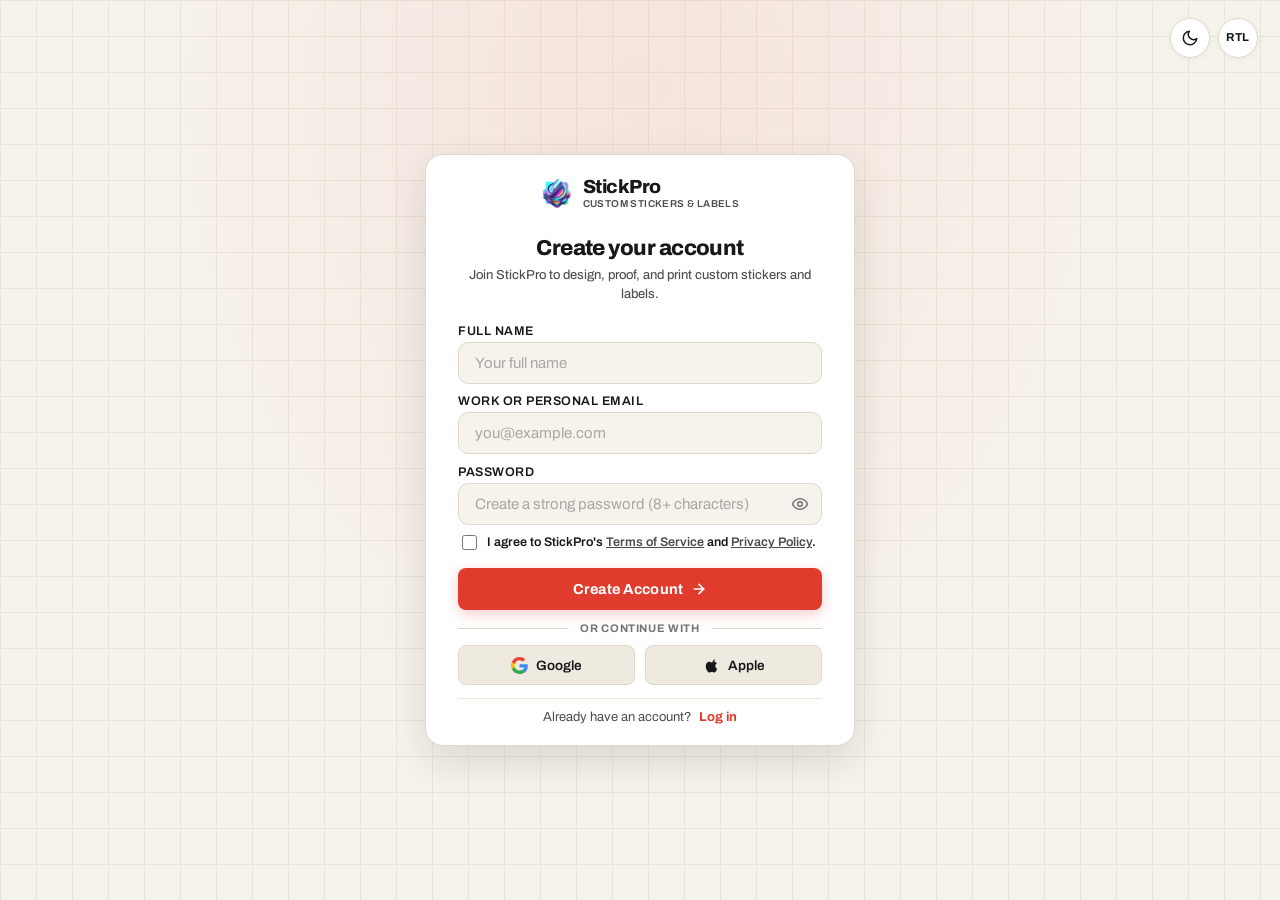
<file: signup.html>
<!DOCTYPE html>
<html lang="en" dir="ltr" data-theme="light">
<head>
  <meta charset="UTF-8">
  <meta name="viewport" content="width=device-width, initial-scale=1.0">
  <title>Create an Account — StickPro Custom Stickers &amp; Labels</title>
  <meta name="description" content="Sign up for StickPro to start ordering custom stickers, die-cut labels, packaging seals, and get instant digital proofs.">
  <link rel="stylesheet" href="styles.css">
  <link rel="icon" type="image/png" href="logo.png">
  <script>
    (function(){
      try {
        var t = localStorage.getItem('stickpro-theme') || (window.matchMedia && window.matchMedia('(prefers-color-scheme: dark)').matches ? 'dark' : 'light');
        document.documentElement.setAttribute('data-theme', t);
        var d = localStorage.getItem('stickpro-direction') || 'ltr';
        document.documentElement.setAttribute('dir', d);
      } catch(e) {}
    })();
  </script>
</head>
<body class="auth-body">

  <!-- Floating Utility Controls (Theme & Direction Toggle) -->
  <div class="auth-quick-utils">
    <button class="header-util-btn theme-toggle" id="authThemeToggle" aria-label="Toggle dark mode" title="Toggle theme" aria-pressed="false">
      <svg class="sun-icon" viewBox="0 0 24 24" aria-hidden="true"><circle cx="12" cy="12" r="5"/><line x1="12" y1="1" x2="12" y2="3"/><line x1="12" y1="21" x2="12" y2="23"/><line x1="4.22" y1="4.22" x2="5.64" y2="5.64"/><line x1="18.36" y1="18.36" x2="19.78" y2="19.78"/><line x1="1" y1="12" x2="3" y2="12"/><line x1="21" y1="12" x2="23" y2="12"/><line x1="4.22" y1="19.78" x2="5.64" y2="18.36"/><line x1="18.36" y1="5.64" x2="19.78" y2="4.22"/></svg>
      <svg class="moon-icon" viewBox="0 0 24 24" aria-hidden="true"><path d="M21 12.79A9 9 0 1 1 11.21 3 7 7 0 0 0 21 12.79z"/></svg>
    </button>
    <button class="header-util-btn dir-toggle" id="authDirToggle" aria-label="Switch layout direction" title="Toggle RTL / LTR direction" aria-pressed="false">
      <span class="dir-toggle-text">RTL</span>
    </button>
  </div>

  <main class="auth-wrapper">
    <div class="auth-card">

      <!-- Logo + Typography (Clicks redirect to Home Page) -->
      <a href="index.html" class="auth-brand" title="Return to StickPro Home">
        <img class="logo-mark" src="logo.png" alt="StickPro logo">
        <span class="auth-brand-text">
          <span class="auth-brand-name">StickPro</span>
          <span class="auth-brand-tag">Custom Stickers &amp; Labels</span>
        </span>
      </a>

      <!-- Welcome Heading & Subtitle -->
      <div class="auth-header">
        <h1 class="auth-title">Create your account</h1>
        <p class="auth-subtitle">Join StickPro to design, proof, and print custom stickers and labels.</p>
      </div>

      <!-- Sign Up Form -->
      <form class="auth-form" id="signupForm" novalidate>
        
        <!-- Full Name Input -->
        <div class="form-group">
          <label for="signupName">Full name</label>
          <div class="auth-input-wrap">
            <input 
              type="text" 
              id="signupName" 
              name="name" 
              class="auth-input" 
              placeholder="Your full name" 
              required 
              autocomplete="name"
            >
          </div>
        </div>

        <!-- Email Input -->
        <div class="form-group">
          <label for="signupEmail">Work or personal email</label>
          <div class="auth-input-wrap">
            <input 
              type="email" 
              id="signupEmail" 
              name="email" 
              class="auth-input" 
              placeholder="you@example.com" 
              required 
              autocomplete="email"
            >
          </div>
        </div>

        <!-- Password Input -->
        <div class="form-group">
          <label for="signupPassword">Password</label>
          <div class="auth-input-wrap">
            <input 
              type="password" 
              id="signupPassword" 
              name="password" 
              class="auth-input auth-input-has-icon" 
              placeholder="Create a strong password (8+ characters)" 
              required 
              autocomplete="new-password"
            >
            <button type="button" class="auth-pw-toggle" id="toggleSignupPassword" aria-label="Toggle password visibility" title="Show or hide password">
              <!-- Eye Icon (Show) -->
              <svg class="pw-eye-open" viewBox="0 0 24 24" fill="none" stroke="currentColor" stroke-width="2" stroke-linecap="round" stroke-linejoin="round" aria-hidden="true">
                <path d="M2 12s3-7 10-7 10 7 10 7-3 7-10 7-10-7-10-7Z"></path>
                <circle cx="12" cy="12" r="3"></circle>
              </svg>
              <!-- Eye Slash Icon (Hide) -->
              <svg class="pw-eye-closed" viewBox="0 0 24 24" fill="none" stroke="currentColor" stroke-width="2" stroke-linecap="round" stroke-linejoin="round" aria-hidden="true" style="display:none;">
                <path d="M9.88 9.88a3 3 0 1 0 4.24 4.24"></path>
                <path d="M10.73 5.08A10.43 10.43 0 0 1 12 5c7 0 10 7 10 7a13.16 13.16 0 0 1-1.67 2.68"></path>
                <path d="M6.61 6.61A13.526 13.526 0 0 0 2 12s3 7 10 7a9.74 9.74 0 0 0 5.39-1.61"></path>
                <line x1="2" y1="2" x2="22" y2="22"></line>
              </svg>
            </button>
          </div>
        </div>

        <!-- Terms Agreement -->
        <div class="auth-terms-text">
          <label class="auth-checkbox-label">
            <input type="checkbox" id="agreeTerms" name="agreeTerms" required>
            <span>I agree to StickPro's <a href="contact.html">Terms of Service</a> and <a href="contact.html">Privacy Policy</a>.</span>
          </label>
        </div>

        <!-- Submit Button -->
        <button type="submit" class="btn-auth-submit" id="signupSubmitBtn">
          <span>Create Account</span>
          <svg viewBox="0 0 24 24" fill="none" stroke="currentColor" stroke-width="2.5" stroke-linecap="round" stroke-linejoin="round" aria-hidden="true">
            <line x1="5" y1="12" x2="19" y2="12"></line>
            <polyline points="12 5 19 12 12 19"></polyline>
          </svg>
        </button>

      </form>

      <!-- Divider -->
      <div class="auth-divider">
        <span>or continue with</span>
      </div>

      <!-- Third-Party Login Options (Real Google & Apple Logos) -->
      <div class="social-auth-grid">
        
        <!-- Google Sign Up -->
        <button type="button" class="btn-social btn-social-google" aria-label="Sign up with Google">
          <svg viewBox="0 0 24 24" width="20" height="20" aria-hidden="true">
            <path fill="#4285F4" d="M23.745 12.27c0-.7-.06-1.4-.19-2.07H12v4.51h6.6c-.29 1.52-1.14 2.82-2.4 3.68v3.05h3.88c2.27-2.09 3.66-5.17 3.66-9.17z"/>
            <path fill="#34A853" d="M12 24c3.24 0 5.95-1.08 7.93-2.91l-3.88-3.05c-1.08.72-2.45 1.16-4.05 1.16-3.12 0-5.77-2.1-6.72-4.93H1.25v3.15C3.26 21.36 7.33 24 12 24z"/>
            <path fill="#FBBC05" d="M5.28 14.27c-.25-.72-.38-1.49-.38-2.27s.13-1.55.38-2.27V6.58H1.25C.45 8.16 0 9.97 0 12s.45 3.84 1.25 5.42l4.03-3.15z"/>
            <path fill="#EA4335" d="M12 4.75c1.77 0 3.35.61 4.6 1.8l3.42-3.42C17.95 1.19 15.24 0 12 0 7.33 0 3.26 2.64 1.25 6.58l4.03 3.15c.95-2.83 3.6-4.98 6.72-4.98z"/>
          </svg>
          <span>Google</span>
        </button>

        <!-- Apple Sign Up -->
        <button type="button" class="btn-social btn-social-apple" aria-label="Sign up with Apple">
          <svg viewBox="0 0 24 24" width="19" height="19" fill="currentColor" aria-hidden="true">
            <path d="M18.71 19.5c-.83 1.24-1.71 2.45-3.05 2.47-1.34.03-1.77-.79-3.29-.79-1.53 0-2 .77-3.27.82-1.31.05-2.3-1.32-3.14-2.53C4.25 17 2.94 12.45 4.7 9.39c.87-1.52 2.43-2.48 4.12-2.51 1.28-.02 2.5.87 3.29.87.78 0 2.26-1.07 3.81-.91.65.03 2.47.26 3.64 1.98-.09.06-2.17 1.28-2.15 3.81.03 3.02 2.65 4.03 2.68 4.04-.03.07-.42 1.44-1.38 2.83M15.97 6.37c.62-.75 1.04-1.8 0.92-2.85-.9.04-1.98.6-2.61 1.34-.56.64-1.04 1.68-.91 2.7 1 .08 2.01-.48 2.6-1.19z"/>
          </svg>
          <span>Apple</span>
        </button>

      </div>

      <!-- Redirection to Login Page -->
      <div class="auth-switch">
        <span>Already have an account?</span>
        <a href="login.html">Log in</a>
      </div>

    </div>
  </main>

  <script>
    (function () {
      "use strict";

      // Password visibility toggle
      var toggleBtn = document.getElementById("toggleSignupPassword");
      var passwordInput = document.getElementById("signupPassword");
      if (toggleBtn && passwordInput) {
        var eyeOpen = toggleBtn.querySelector(".pw-eye-open");
        var eyeClosed = toggleBtn.querySelector(".pw-eye-closed");

        toggleBtn.addEventListener("click", function () {
          var isPassword = passwordInput.getAttribute("type") === "password";
          passwordInput.setAttribute("type", isPassword ? "text" : "password");
          if (eyeOpen && eyeClosed) {
            eyeOpen.style.display = isPassword ? "none" : "block";
            eyeClosed.style.display = isPassword ? "block" : "none";
          }
        });
      }

      // Theme toggle functionality
      var themeBtn = document.getElementById("authThemeToggle");
      if (themeBtn) {
        themeBtn.addEventListener("click", function () {
          var current = document.documentElement.getAttribute("data-theme") || "light";
          var next = current === "dark" ? "light" : "dark";
          document.documentElement.setAttribute("data-theme", next);
          try { localStorage.setItem("stickpro-theme", next); } catch(e){}
        });
      }

      // Direction toggle functionality
      var dirBtn = document.getElementById("authDirToggle");
      if (dirBtn) {
        dirBtn.addEventListener("click", function () {
          var current = document.documentElement.getAttribute("dir") || "ltr";
          var next = current === "rtl" ? "ltr" : "rtl";
          document.documentElement.setAttribute("dir", next);
          try { localStorage.setItem("stickpro-direction", next); } catch(e){}
        });
      }

      // Sign up form submission simulation
      var form = document.getElementById("signupForm");
      if (form) {
        form.addEventListener("submit", function (e) {
          e.preventDefault();
          var name = document.getElementById("signupName").value.trim();
          var email = document.getElementById("signupEmail").value.trim();
          var password = document.getElementById("signupPassword").value;
          var agree = document.getElementById("agreeTerms").checked;

          if (!name || !email || !password) {
            alert("Please complete all required fields.");
            return;
          }
          if (password.length < 8) {
            alert("Please provide a password of at least 8 characters.");
            return;
          }
          if (!agree) {
            alert("Please agree to the Terms of Service to create your account.");
            return;
          }

          var btn = document.getElementById("signupSubmitBtn");
          var originalContent = btn.innerHTML;
          btn.innerHTML = '<span>Creating Account...</span>';
          btn.disabled = true;

          setTimeout(function () {
            btn.innerHTML = originalContent;
            btn.disabled = false;
            alert("Welcome to StickPro, " + name + "! Your account has been created.");
            window.location.href = "index.html";
          }, 700);
        });
      }

      // Social button actions
      document.querySelectorAll(".btn-social").forEach(function(button) {
        button.addEventListener("click", function() {
          var provider = this.getAttribute("aria-label") || "third-party";
          alert(provider + " registration connected. Welcome to StickPro!");
          window.location.href = "index.html";
        });
      });
    })();
  </script>
</body>
</html>
</file>
<file: styles.css>
/* ==========================================================================
   StickPro — Custom Sticker & Label Printing
   Design language: "print studio workbench" — cutting-mat grids, die-cut
   sticker shapes with a kiss-cut white edge, kraft-tape badges, one
   geometric type family carrying every role.
   ========================================================================== */

@import url('https://fonts.googleapis.com/css2?family=Archivo:ital,wght@0,400;0,500;0,600;0,700;0,800;0,900;1,600&display=swap');
@import url('https://fonts.googleapis.com/css2?family=Caveat:wght@600;700&display=swap');

:root{
  /* ==========================================================================
     GLOBAL THEME DESIGN TOKENS — LIGHT MODE (DEFAULT)
     ========================================================================== */
  --bg-page:        #F6F3EC;
  --bg-surface:     #FFFFFF;
  --bg-surface-2:   #EEEAE0;
  --bg-elevated:    #FFFFFF;
  --bg-subtle:      #F0ECE2;

  --text-primary:   #17181A;
  --text-secondary: #4B4C4E;
  --text-muted:     #727478;
  --text-inverse:   #FFFFFF;

  --border:         #DFD8C8;
  --border-strong:  #C5BCAB;
  --border-subtle:  #EAE5D9;
  --divider:        #DFD8C8;

  --accent:         #E13B2E;
  --accent-hover:   #B92E23;
  --accent-soft:    rgba(225, 59, 46, 0.08);
  --accent-glow:    rgba(225, 59, 46, 0.25);

  --button-text:    #FFFFFF;
  --input-bg:       #FFFFFF;
  --input-border:   #DFD8C8;
  --input-focus:    #E13B2E;

  --success:        #23594A;
  --warning:        #B97A4A;
  --danger:         #E13B2E;
  --shadow:         0 8px 24px rgba(23, 24, 26, 0.08);
  --shadow-sm:      0 2px 8px rgba(23, 24, 26, 0.04);
  --shadow-lg:      0 16px 40px rgba(23, 24, 26, 0.12);

  /* Legacy variable mappings for 100% backward compatibility */
  --ink:            var(--text-primary);
  --ink-soft:       var(--text-secondary);
  --paper:          var(--bg-page);
  --paper-dim:      var(--bg-surface-2);
  --white:          var(--bg-surface);
  --cherry:         var(--accent);
  --cherry-dark:    var(--accent-hover);
  --kraft:          #B97A4A;
  --kraft-tint:     #F1E2D2;
  --pine:           #23594A;
  --pine-tint:      #E4EEE9;
  --line:           var(--border);
  --line-soft:      var(--border-subtle);

  /* Header specific */
  --header-bg:      rgba(246, 243, 236, 0.92);

  /* Typography Standard */
  --font: 'Archivo', system-ui, -apple-system, BlinkMacSystemFont, 'Segoe UI', Roboto, sans-serif;

  /* Spacing / Grid */
  --page-pad: 64px;
  --section-gap: 80px;
  --content-max: 1240px;
  --radius-s: 10px;
  --radius-m: 18px;
  --radius-l: 28px;
}

html[data-theme="dark"]{
  /* ==========================================================================
     GLOBAL THEME DESIGN TOKENS — DARK MODE (LAYERED NEUTRALS)
     ========================================================================== */
  --bg-page:        #0B0D0F;
  --bg-surface:     #111418;
  --bg-surface-2:   #161A1F;
  --bg-elevated:    #1B2026;
  --bg-subtle:      #20262E;

  --text-primary:   #F5F6F8;
  --text-secondary: #A6ACB8;
  --text-muted:     #7A8291;
  --text-inverse:   #0B0D0F;

  --border:         rgba(255, 255, 255, 0.10);
  --border-strong:  rgba(255, 255, 255, 0.20);
  --border-subtle:  rgba(255, 255, 255, 0.06);
  --divider:        rgba(255, 255, 255, 0.10);

  --accent:         #FF4A3D;
  --accent-hover:   #FF665A;
  --accent-soft:    rgba(255, 74, 61, 0.16);
  --accent-glow:    rgba(255, 74, 61, 0.35);

  --button-text:    #FFFFFF;
  --input-bg:       #161A1F;
  --input-border:   rgba(255, 255, 255, 0.14);
  --input-focus:    #FF4A3D;

  --success:        #36856E;
  --warning:        #D89868;
  --danger:         #FF4A3D;
  --shadow:         0 8px 24px rgba(0, 0, 0, 0.55);
  --shadow-sm:      0 2px 8px rgba(0, 0, 0, 0.40);
  --shadow-lg:      0 16px 40px rgba(0, 0, 0, 0.70);

  /* Legacy variable mappings in dark mode */
  --ink:            var(--text-primary);
  --ink-soft:       var(--text-secondary);
  --paper:          var(--bg-page);
  --paper-dim:      var(--bg-surface-2);
  --white:          var(--bg-surface);
  --cherry:         var(--accent);
  --cherry-dark:    var(--accent-hover);
  --kraft:          #C28859;
  --kraft-tint:     rgba(185, 122, 74, 0.22);
  --pine:           #397A68;
  --pine-tint:      rgba(35, 89, 74, 0.22);
  --line:           var(--border);
  --line-soft:      var(--border-subtle);

  /* Header specific in dark mode */
  --header-bg:      rgba(11, 13, 15, 0.92);
}

@media (max-width: 1024px){
  :root{ --page-pad: 40px; --section-gap: 84px; }
}
@media (max-width: 768px){
  :root{ --page-pad: 22px; --section-gap: 60px; }
}

/* ---------------------------------------------------------------------- */
*{ box-sizing: border-box; }
html{
  scroll-behavior: smooth;
  overflow-x: clip;
  max-width: 100%;
}
body{
  margin:0;
  font-family: var(--font);
  background: var(--paper);
  color: var(--ink);
  -webkit-font-smoothing: antialiased;
  overflow-x: clip;
  max-width: 100%;
  position: relative;
}
img,svg{ display:block; max-width:100%; }
a{ color:inherit; text-decoration:none; }
button{ font-family: var(--font); cursor:pointer; }
ul{ margin:0; padding:0; list-style:none; }
h1,h2,h3,h4,p{ margin:0; }

:focus-visible{
  outline: 3px solid var(--cherry);
  outline-offset: 3px;
  border-radius: 4px;
}

.wrap{
  max-width: var(--content-max);
  margin: 0 auto;
  padding: 0 var(--page-pad);
}

.section{ padding: var(--section-gap) 0; }

/* ---------------------------------------------------------------------- */
/* Global Typography Standards                                             */
/* ---------------------------------------------------------------------- */
h1, h2, h3, h4, h5, h6 {
  font-weight: 700;
  letter-spacing: -0.02em;
  line-height: 1.16;
  color: var(--text-primary);
}
h1 { font-size: clamp(38px, 4.8vw, 58px); font-weight: 800; letter-spacing: -0.025em; }
h2 { font-size: clamp(28px, 3.2vw, 44px); font-weight: 750; }
h3 { font-size: clamp(20px, 2.0vw, 26px); font-weight: 700; }
h4 { font-size: clamp(17px, 1.5vw, 20px); font-weight: 650; }
p {
  font-size: 16px;
  font-weight: 450;
  line-height: 1.62;
  color: var(--text-secondary);
}
.lede {
  font-size: 18px;
  font-weight: 450;
  line-height: 1.62;
  max-width: 54ch;
  color: var(--text-secondary);
}

.kicker{
  display:inline-flex; align-items:center; gap:8px;
  font-size: 13.5px; font-weight: 600; color: #FF4A3D;
  letter-spacing: 0.04em;
  margin-bottom: 14px;
}
.kicker::before{
  content:''; width:16px; height:2px; background: #FF4A3D; display:inline-block;
}

/* ---------------------------------------------------------------------- */
/* Section Header & Subtext Architecture (All Pages)                      */
/* ---------------------------------------------------------------------- */

.section-head {
  margin-bottom: 48px;
  max-width: 760px;
}

/* Centered alignment for standard section heads across all pages */
.section-head:not(.split-head) {
  text-align: center;
  margin-left: auto;
  margin-right: auto;
}

.section-head:not(.split-head) .kicker,
.section-head:not(.split-head) .h2-kicker {
  display: inline-flex;
  align-items: center;
  justify-content: center;
  gap: 10px;
  margin-left: auto;
  margin-right: auto;
  margin-bottom: 14px;
}

.section-head:not(.split-head) .kicker::after {
  content: '';
  width: 16px;
  height: 2px;
  background: #FF4A3D;
  display: inline-block;
}

.section-head:not(.split-head) .h2-kicker::before,
.section-head:not(.split-head) .h2-kicker::after {
  content: '';
  width: 14px;
  height: 2px;
  background: #FF4A3D;
  display: inline-block;
}

.section-head h2 {
  margin-bottom: 14px;
}

.section-head p,
.section-head .lede {
  margin-top: 14px;
  margin-bottom: 0;
  font-size: 17px;
  line-height: 1.62;
  color: var(--text-secondary);
}

.section-head:not(.split-head) p,
.section-head:not(.split-head) .lede {
  margin-left: auto !important;
  margin-right: auto !important;
  text-align: center;
  max-width: 60ch;
}

/* Split-head sections (Heading left, Action/Link right) */
.section-head.split-head {
  display: flex;
  justify-content: space-between;
  align-items: flex-end;
  gap: 24px;
  max-width: none;
  text-align: start;
}

.section-head.split-head h2 {
  margin-bottom: 0;
}

.section-head.split-head p,
.section-head.split-head .lede {
  margin-top: 8px;
  max-width: 52ch;
  text-align: start;
}

@media (max-width: 768px) {
  .section-head.split-head {
    flex-direction: column;
    align-items: flex-start;
    gap: 16px;
  }
}

/* ---------------------------------------------------------------------- */
/* Direction (RTL / LTR) & Logical Layout System                           */
/* ---------------------------------------------------------------------- */
html {
  direction: ltr;
}
html[dir="rtl"] {
  direction: rtl;
}

/* Logical alignment defaults */
body {
  text-align: start;
}

/* Mirror directional icons only */
[dir="rtl"] .icon-directional,
[dir="rtl"] .btn-arrow svg,
[dir="rtl"] .btn-arrow::after,
[dir="rtl"] .arrow-icon,
[dir="rtl"] .breadcrumb-sep,
[dir="rtl"] .hero-ctas .btn svg,
[dir="rtl"] .h2-step-seq-arrow,
[dir="rtl"] .hero-arrow svg,
[dir="rtl"] .kicker::before {
  transform: scaleX(-1);
}

/* Keep strictly technical / numerical content LTR in RTL mode */
[dir="rtl"] input[type="email"],
[dir="rtl"] input[type="tel"],
[dir="rtl"] input[type="url"],
[dir="rtl"] .ltr-fixed,
[dir="rtl"] .phone-link,
[dir="rtl"] code,
[dir="rtl"] pre {
  direction: ltr !important;
  text-align: end;
}

/* Smooth Theme Transitions (without layout reflow) */
body, .site-header, .main-nav, .mobile-nav, .card, .prod-card, .gallery-card, .mat-card,
.btn-login, .header-util-btn, input, select, textarea, footer, .pricing-card, .faq-card {
  transition: background-color 0.2s ease, color 0.2s ease, border-color 0.2s ease, box-shadow 0.2s ease;
}

/* Image / Product Photography Protection in Dark Mode */
img, picture, svg.artwork, video, canvas {
  filter: none !important;
}

/* Logo mark fill in dark mode */
html[data-theme="dark"] .logo-mark path[fill="#17181A"] {
  fill: var(--text-primary);
}

/* Ensure form controls adopt theme */
input[type="text"],
input[type="email"],
input[type="tel"],
input[type="url"],
input[type="number"],
select,
textarea {
  background: var(--input-bg);
  border: 1.5px solid var(--input-border);
  color: var(--text-primary);
  font-family: var(--font);
}
input::placeholder, textarea::placeholder {
  color: var(--text-muted);
}
input:focus, select:focus, textarea:focus {
  border-color: var(--input-focus);
  outline: 2px solid var(--accent-soft);
  outline-offset: 1px;
}

/* Dark mode subtle matrix & backdrop enhancement for sample materials */
html[data-theme="dark"] .mat-card-preview,
html[data-theme="dark"] .sample-swatch,
html[data-theme="dark"] .studio-preview-stage {
  background-color: var(--bg-surface-2);
  border-color: var(--border-strong);
}

/* Dark mode hero stage grid lines */
html[data-theme="dark"] .hero-stage {
  background-image:
    linear-gradient(rgba(255,255,255,0.05) 1px, transparent 1px),
    linear-gradient(90deg, rgba(255,255,255,0.05) 1px, transparent 1px);
  border-color: var(--border);
}


/* ---------------------------------------------------------------------- */
/* Buttons                                                                 */
/* ---------------------------------------------------------------------- */
.btn{
  display:inline-flex; align-items:center; justify-content:center; gap:8px;
  padding: 15px 28px;
  border-radius: 999px;
  font-weight: 700; font-size: 15.5px;
  border: 2px solid transparent;
  transition: transform .18s ease, background .18s ease, color .18s ease, border-color .18s ease;
  white-space: nowrap;
}
.btn:active{ transform: scale(.97); }
.btn-primary{ background: var(--cherry); color: var(--white); }
.btn-primary:hover{ background: var(--cherry-dark); transform: translateY(-2px); }
.btn-ghost{ background: transparent; color: var(--ink); border-color: var(--ink); }
.btn-ghost:hover{ background: var(--ink); color: var(--white); }
.btn-ghost-on-dark{
  background: rgba(255, 255, 255, 0.05);
  color: #FFFFFF !important;
  border-color: rgba(255, 255, 255, 0.65) !important;
  backdrop-filter: blur(6px);
  -webkit-backdrop-filter: blur(6px);
  transition: all 0.22s ease;
}
.btn-ghost-on-dark:hover{
  background: #FFFFFF !important;
  color: #111418 !important;
  border-color: #FFFFFF !important;
  transform: translateY(-2px);
  box-shadow: 0 8px 24px rgba(0, 0, 0, 0.28);
}
.btn-line{ background: transparent; color: var(--ink); border-color: var(--line); padding: 12px 22px; font-size:14.5px;}
.btn-line:hover{ border-color: var(--ink); }
.btn-arrow{
  display:inline-flex; align-items:center; gap:6px;
  font-weight:700; font-size:14.5px; color: var(--cherry);
  border-bottom: 2px solid transparent;
  padding-bottom: 2px;
  transition: border-color .18s ease, gap .18s ease;
}
.btn-arrow:hover{ border-color: var(--cherry); gap:10px; }
.btn-arrow svg{ width:14px; height:14px; }

/* ---------------------------------------------------------------------- */
/* Header & Navigation Utilities                                           */
/* ---------------------------------------------------------------------- */
.site-header{
  position: sticky; top:0; z-index: 1000;
  background: var(--header-bg);
  backdrop-filter: blur(12px);
  -webkit-backdrop-filter: blur(12px);
  border-bottom: 1px solid var(--border);
}
.header-row{
  display:flex; align-items:center; justify-content:space-between;
  padding: 14px var(--page-pad);
  max-width: var(--content-max); margin:0 auto;
  gap: 16px;
}
.logo{
  display:flex; align-items:center; gap:10px;
  font-weight: 600 !important; font-size: 20px; letter-spacing: -0.02em;
  color: var(--text-primary);
  flex-shrink: 0;
}
.logo-mark{ width:34px; height:34px; flex-shrink:0; object-fit:contain; display:block; }
.logo-sub{ display:block; font-size:10px; font-weight:600; color: var(--text-secondary); letter-spacing:.03em; }

.main-nav{ display:flex; align-items:center; gap: 24px; }
.main-nav a{
  font-weight: 600; font-size: 14.5px; color: var(--text-secondary);
  position:relative; padding: 6px 0;
  white-space: nowrap;
  transition: color 0.18s ease;
}
.main-nav a:hover{ color: var(--text-primary); }
.main-nav a.current{ color: var(--accent); }
.main-nav a.current::after{
  content:''; position:absolute; inset-inline-start:0; inset-inline-end:0; bottom:-4px; height:2px; background: var(--accent); border-radius:2px;
}

.header-actions{ display:flex; align-items:center; gap:12px; flex-shrink: 0; }

.header-util-btn {
  display: inline-flex;
  align-items: center;
  justify-content: center;
  width: 40px;
  height: 40px;
  min-width: 40px;
  min-height: 40px;
  border-radius: 50%;
  border: 1px solid var(--border);
  background: var(--bg-surface);
  color: var(--text-primary);
  cursor: pointer;
  padding: 0;
  transition: all 0.2s ease;
  font-family: var(--font);
  flex-shrink: 0;
  box-shadow: var(--shadow-sm);
}
.header-util-btn:hover {
  border-color: var(--accent);
  color: var(--accent);
  transform: translateY(-1px);
}
.header-util-btn svg {
  width: 18px;
  height: 18px;
  fill: none;
  stroke: currentColor;
  stroke-width: 2;
  stroke-linecap: round;
  stroke-linejoin: round;
}

/* Sun / Moon Icons display based on theme */
html[data-theme="light"] .theme-toggle .sun-icon { display: none; }
html[data-theme="light"] .theme-toggle .moon-icon { display: block; }
html[data-theme="dark"] .theme-toggle .sun-icon { display: block; }
html[data-theme="dark"] .theme-toggle .moon-icon { display: none; }

/* Direction Toggle matching exact same size as theme-toggle */
.dir-toggle {
  width: 40px;
  height: 40px;
  min-width: 40px;
  min-height: 40px;
  border-radius: 50%;
  padding: 0;
  font-size: 11.5px;
  font-weight: 700;
  letter-spacing: 0.04em;
  color: var(--text-primary);
}
.dir-toggle-text {
  line-height: 1;
  text-align: center;
}

/* Login Button in Header (Primary Action) */
.btn-login {
  display: inline-flex;
  align-items: center;
  justify-content: center;
  padding: 9px 24px;
  font-size: 14.5px;
  font-weight: 600;
  border-radius: 999px;
  border: 2px solid transparent;
  background: var(--accent);
  color: var(--button-text, #ffffff) !important;
  white-space: nowrap;
  transition: all 0.2s ease;
  box-shadow: 0 2px 8px var(--accent-soft);
}
.btn-login:hover {
  background: var(--accent-hover);
  transform: translateY(-1px);
  box-shadow: 0 4px 12px var(--accent-glow);
}

/* Hamburger toggle */
.nav-toggle{
  display:none; width:42px; height:42px; border-radius:50%;
  border:1px solid var(--border); background:var(--bg-surface);
  align-items:center; justify-content:center; color: var(--text-primary);
  cursor: pointer;
  transition: all 0.2s ease;
}
.nav-toggle:hover {
  border-color: var(--accent);
  color: var(--accent);
}
.nav-toggle svg{ width:20px; height:20px; }

/* Professional Mobile Dropdown (active <=1024px) */
.mobile-nav{
  display:none;
  position: absolute;
  top: 100%;
  left: 0;
  right: 0;
  width: 100%;
  z-index: 1001;
  flex-direction:column;
  gap: 3px;
  padding: 16px var(--page-pad) 28px;
  border-bottom: 1.5px solid var(--border);
  background: var(--bg-page);
  box-shadow: 0 20px 48px var(--shadow), 0 4px 12px rgba(0, 0, 0, 0.08);
  animation: slideDownMobile .22s ease forwards;
  box-sizing: border-box;
  max-height: calc(100vh - 72px);
  overflow-y: auto;
  -webkit-overflow-scrolling: touch;
}

@keyframes slideDownMobile {
  from { opacity: 0; transform: translateY(-8px); }
  to { opacity: 1; transform: translateY(0); }
}

.mobile-nav > a{
  display: flex;
  align-items: center;
  justify-content: flex-start;
  padding: 12px 14px;
  font-weight: 600;
  font-size: 15.5px;
  border-radius: 8px;
  border-bottom: 1px solid var(--border-subtle);
  color: var(--text-primary);
  transition: all 0.18s ease;
  text-align: start;
}
[dir="rtl"] .mobile-nav > a{
  text-align: right;
  justify-content: flex-start;
}
.mobile-nav > a:hover{
  background: var(--bg-surface);
  color: var(--accent);
  padding-inline-start: 18px;
}
.mobile-nav > a.current{
  color: var(--accent);
  background: var(--accent-soft);
  border-bottom-color: transparent;
}

.mobile-nav-utils {
  display: flex;
  align-items: center;
  justify-content: center;
  gap: 16px;
  padding: 16px 0 14px;
  border-top: 1px solid var(--border-subtle);
  margin-top: 8px;
}
.mobile-nav-utils .header-util-btn {
  width: 44px;
  height: 44px;
  min-width: 44px;
  min-height: 44px;
  border-radius: 50%;
  padding: 0;
  display: inline-flex;
  align-items: center;
  justify-content: center;
  background: var(--bg-surface);
  border: 1px solid var(--border);
  color: var(--text-primary);
  box-shadow: var(--shadow-sm);
  transition: all 0.2s ease;
}
.mobile-nav-utils .header-util-btn:hover {
  border-color: var(--accent);
  color: var(--accent);
  transform: translateY(-1px);
}
.mobile-nav-utils .header-util-btn svg {
  width: 20px;
  height: 20px;
}
.mobile-nav-utils .dir-toggle {
  font-size: 12px;
  font-weight: 700;
  letter-spacing: 0.04em;
}
.mobile-nav-utils .util-label {
  display: none;
}

.mobile-nav-actions {
  display: flex;
  flex-direction: column;
  gap: 10px;
  margin-top: 10px;
}
.mobile-nav-actions .btn,
.mobile-nav .mobile-nav-actions a {
  width: 100%;
  height: 46px;
  border-radius: 999px;
  text-align: center;
  font-size: 15px;
  font-weight: 600;
  display: flex;
  align-items: center;
  justify-content: center;
  border-bottom: none;
  padding: 0 24px;
}
[dir="rtl"] .mobile-nav-actions .btn,
[dir="rtl"] .mobile-nav-actions a {
  justify-content: center !important;
  text-align: center !important;
  padding-inline-start: 0 !important;
}
body.nav-open .mobile-nav{ display:flex; }

/* Active morphing state for nav toggle button */
.nav-toggle svg line {
  transition: transform 0.22s ease, opacity 0.22s ease;
  transform-origin: 12px 12px;
}
body.nav-open .nav-toggle {
  background: var(--accent);
  border-color: var(--accent);
  color: #ffffff;
}
body.nav-open .nav-toggle svg line:nth-child(1) {
  transform: translateY(6px) rotate(45deg);
}
body.nav-open .nav-toggle svg line:nth-child(2) {
  opacity: 0;
}
body.nav-open .nav-toggle svg line:nth-child(3) {
  transform: translateY(-6px) rotate(-45deg);
}

/* Trigger mobile dropdown strictly at <=1024px */
@media (max-width: 1024px){
  .main-nav{ display:none !important; }
  .header-actions .btn-login{ display:none !important; }
  .header-actions .theme-toggle,
  .header-actions .dir-toggle {
    display: none !important;
  }
  .nav-toggle{ display:flex !important; }
  .header-actions { gap: 8px; }
  .header-row { gap: 12px; }
}

@media (max-width: 640px){
  .logo-sub { display: none; }
}

/* ---------------------------------------------------------------------- */
/* Hero                                                                    */
/* ---------------------------------------------------------------------- */
.hero{
  padding: 64px 0 0;
  overflow: hidden;
  position: relative;
}
.hero-grid{
  display: grid;
  grid-template-columns: 0.92fr 1.08fr;
  gap: 48px;
  align-items: center;
}
.hero-copy{ max-width: 520px; }
.hero-copy .kicker{ color: var(--cherry); }
.hero-copy .kicker::before{ background: var(--cherry); }
.hero h1{
  font-size: clamp(40px, 5.2vw, 66px);
  margin-bottom: 22px;
  letter-spacing: -0.02em;
}
.hero h1 .accent{ color: var(--cherry); }
.hero p.lede{ margin-bottom: 34px; color: var(--ink-soft); }
.hero-ctas{ display: flex; gap: 16px; flex-wrap: wrap; }

/* ---------------------------------------------------------------------- */
/* Premium Hero Card-Stack Carousel                                       */
/* ---------------------------------------------------------------------- */
.hero-stack-container {
  position: relative;
  width: 100%;
  display: flex;
  flex-direction: column;
  align-items: center;
  justify-content: center;
  perspective: 1200px;
  transform-style: preserve-3d;
  padding: 16px 0 12px;
  user-select: none;
  -webkit-user-select: none;
}

/* Atmospheric subtle radial lighting behind the stack */
.hero-stack-container::before {
  content: "";
  position: absolute;
  top: 15%;
  right: 15%;
  width: 420px;
  height: 420px;
  border-radius: 50%;
  background: radial-gradient(circle, var(--accent-glow) 0%, rgba(225, 59, 46, 0.03) 50%, transparent 75%);
  pointer-events: none;
  z-index: 1;
  filter: blur(40px);
}

.hero-card-stack {
  position: relative;
  width: 360px;
  max-width: 86vw;
  height: 480px;
  perspective: 1200px;
  transform-style: preserve-3d;
  margin: 0 auto;
  z-index: 2;
}

/* Individual Physical Card */
.hero-stack-card {
  position: absolute;
  inset: 0;
  border-radius: 24px;
  overflow: hidden;
  background: var(--bg-surface);
  border: 1px solid rgba(255, 255, 255, 0.22);
  box-shadow: 0 24px 60px -12px rgba(17, 20, 24, 0.28), 0 12px 24px -8px rgba(17, 20, 24, 0.16);
  cursor: pointer;
  transform-origin: center bottom;
  will-change: transform, opacity;
  transition: transform 0.75s cubic-bezier(0.22, 1, 0.36, 1), opacity 0.75s cubic-bezier(0.22, 1, 0.36, 1), box-shadow 0.35s ease;
  touch-action: pan-y;
}

[data-theme="dark"] .hero-stack-card {
  border-color: rgba(255, 255, 255, 0.1);
  box-shadow: 0 24px 60px -12px rgba(0, 0, 0, 0.7), 0 12px 24px -8px rgba(0, 0, 0, 0.5);
}

.hero-stack-card.is-dragging {
  cursor: grabbing !important;
  transition: none !important;
}

/* Card Visual Media */
.hero-card-media {
  position: relative;
  width: 100%;
  height: 100%;
  overflow: hidden;
  background: var(--bg-surface-2);
}
.hero-card-media img {
  width: 100%;
  height: 100%;
  object-fit: cover;
  object-position: center;
  display: block;
  pointer-events: none;
  transition: transform 0.65s cubic-bezier(0.22, 1, 0.36, 1);
}
.hero-stack-card.pos-0:hover .hero-card-media img {
  transform: scale(1.035);
}
.hero-card-glass-shine {
  position: absolute;
  inset: 0;
  background: linear-gradient(135deg, rgba(255, 255, 255, 0.2) 0%, rgba(255, 255, 255, 0.02) 45%, transparent 65%);
  pointer-events: none;
}

/* Bottom Editorial Overlay */
.hero-card-overlay {
  position: absolute;
  left: 0;
  right: 0;
  bottom: 0;
  padding: 48px 24px 24px;
  background: linear-gradient(to top, rgba(12, 14, 17, 0.92) 0%, rgba(12, 14, 17, 0.64) 55%, transparent 100%);
  color: #FFFFFF;
  display: flex;
  flex-direction: column;
  gap: 5px;
  pointer-events: none;
}
.hero-card-tag {
  font-size: 11px;
  font-weight: 700;
  letter-spacing: 0.08em;
  text-transform: uppercase;
  color: #FFFFFF !important;
  background: var(--accent);
  border: 1px solid rgba(255, 255, 255, 0.28);
  box-shadow: 0 2px 6px rgba(0, 0, 0, 0.35);
  padding: 3px 10px;
  border-radius: 999px;
  width: fit-content;
  margin-bottom: 4px;
}
.hero-card-title {
  font-size: 20px;
  font-weight: 700;
  color: #FFFFFF !important;
  letter-spacing: -0.015em;
  margin: 0;
  line-height: 1.25;
  text-shadow: 0 2px 8px rgba(0, 0, 0, 0.5);
}
.hero-card-desc {
  font-size: 13px;
  color: rgba(255, 255, 255, 0.82) !important;
  margin: 0;
  line-height: 1.4;
}

/* ---------------------------------------------------------------------- */
/* 3D Physical Layer Stack Hierarchy (Fanned & Layered)                   */
/* ---------------------------------------------------------------------- */
/* Pos 0: Active Front Card */
.hero-stack-card.pos-0 {
  z-index: 10;
  transform: translate3d(0, 0, 0) rotate(0deg) scale(1);
  opacity: 1;
  pointer-events: auto;
  cursor: pointer;
}
.hero-stack-card.pos-0:hover {
  transform: translate3d(0, -6px, 12px) rotate(0deg) scale(1.015);
  box-shadow: 0 34px 75px -10px rgba(17, 20, 24, 0.38), 0 18px 36px -6px rgba(17, 20, 24, 0.22);
}

/* Pos 1: Middle Card (Peeks right) */
.hero-stack-card.pos-1 {
  z-index: 9;
  transform: translate3d(36px, -14px, -40px) rotate(5deg) scale(0.94);
  opacity: 0.94;
  pointer-events: none;
}

/* Pos 2: Back-Mid Card (Peeks left-top) */
.hero-stack-card.pos-2 {
  z-index: 8;
  transform: translate3d(-24px, -26px, -80px) rotate(-4.5deg) scale(0.88);
  opacity: 0.82;
  pointer-events: none;
}

/* Pos 3: Furthest Back Card (Peeks center-high) */
.hero-stack-card.pos-3 {
  z-index: 7;
  transform: translate3d(14px, -38px, -120px) rotate(2deg) scale(0.82);
  opacity: 0.65;
  pointer-events: none;
}

/* Exit Transformations */
.hero-stack-card.pos-exit-left {
  z-index: 12 !important;
  transform: translate3d(-140%, 15px, 40px) rotate(-12deg) scale(0.88) !important;
  opacity: 0 !important;
  pointer-events: none !important;
}

.hero-stack-card.pos-exit-right {
  z-index: 12 !important;
  transform: translate3d(140%, 15px, 40px) rotate(12deg) scale(0.88) !important;
  opacity: 0 !important;
  pointer-events: none !important;
}

/* RTL Stack Inversion */
[dir="rtl"] .hero-stack-card.pos-1 {
  transform: translate3d(-36px, -14px, -40px) rotate(-5deg) scale(0.94);
}
[dir="rtl"] .hero-stack-card.pos-2 {
  transform: translate3d(24px, -26px, -80px) rotate(4.5deg) scale(0.88);
}
[dir="rtl"] .hero-stack-card.pos-3 {
  transform: translate3d(-14px, -38px, -120px) rotate(-2deg) scale(0.82);
}
[dir="rtl"] .hero-stack-card.pos-exit-left {
  transform: translate3d(140%, 15px, 40px) rotate(12deg) scale(0.88) !important;
}
[dir="rtl"] .hero-stack-card.pos-exit-right {
  transform: translate3d(-140%, 15px, 40px) rotate(-12deg) scale(0.88) !important;
}

.trust-strip{
  margin-top: 56px;
  border-top: 1px solid var(--line);
  padding: 26px 0;
}
.trust-list{
  display:flex; justify-content:space-between; gap: 18px; flex-wrap:wrap;
}
.trust-item{ display:flex; align-items:center; gap:10px; }
.trust-item svg{ width:22px; height:22px; color: var(--cherry); flex-shrink:0; }
.trust-item span{ font-size: 14px; font-weight:700; }

@media (max-width: 1024px){
  .hero-grid{
    grid-template-columns: 1fr;
    gap: 40px;
  }
  .hero-copy{
    max-width: none;
    order: 1;
    text-align: center;
    display: flex;
    flex-direction: column;
    align-items: center;
  }
  .hero-copy .lede{
    margin-inline: auto;
  }
  .hero-ctas{
    justify-content: center;
  }
  .hero-stack-container{
    order: 2;
    padding-top: 8px;
  }
  .hero-card-stack{
    width: min(84vw, 340px);
    height: 440px;
    margin-bottom: 24px;
  }
  .trust-list{ justify-content:flex-start; }
}

@media (max-width: 640px){
  .hero{
    padding-top: 36px;
  }
  .hero h1{
    font-size: clamp(32px, 8.5vw, 44px);
  }
  .hero-card-stack{
    width: min(84vw, 310px);
    height: 410px;
  }
  /* Reduced rotation envelope on mobile for clean screen fit */
  .hero-stack-card.pos-1 {
    transform: translate3d(16px, -8px, -30px) rotate(2.5deg) scale(0.95);
  }
  .hero-stack-card.pos-2 {
    transform: translate3d(30px, -16px, -60px) rotate(-2deg) scale(0.90);
  }
  .hero-stack-card.pos-3 {
    transform: translate3d(42px, -24px, -90px) rotate(3deg) scale(0.85);
  }
  [dir="rtl"] .hero-stack-card.pos-1 {
    transform: translate3d(-16px, -8px, -30px) rotate(-2.5deg) scale(0.95);
  }
  [dir="rtl"] .hero-stack-card.pos-2 {
    transform: translate3d(-30px, -16px, -60px) rotate(2deg) scale(0.90);
  }
  [dir="rtl"] .hero-stack-card.pos-3 {
    transform: translate3d(-42px, -24px, -90px) rotate(-3deg) scale(0.85);
  }
  .trust-list{ flex-direction:column; gap:14px; }
}

/* Reduced motion support */
@media (prefers-reduced-motion: reduce) {
  .hero-stack-card {
    transition: opacity 0.35s ease !important;
    transform: none !important;
  }
  .hero-stack-card:not(.pos-0) {
    opacity: 0 !important;
    pointer-events: none !important;
  }
  .hero-stack-card.pos-0 {
    opacity: 1 !important;
  }
}

/* ---------------------------------------------------------------------- */
/* Popular sticker types — 4x2 Responsive Grid with Demo Images          */
/* ---------------------------------------------------------------------- */
.popular-grid-4x2 {
  display: grid;
  grid-template-columns: repeat(4, 1fr);
  gap: 24px;
}

.type-card {
  background: var(--bg-surface);
  border: 1px solid var(--border);
  border-radius: var(--radius-m);
  overflow: hidden;
  display: flex;
  flex-direction: column;
  transition: transform 0.25s ease, box-shadow 0.25s ease, border-color 0.25s ease;
  box-shadow: var(--shadow-sm);
}

.type-card:hover {
  transform: translateY(-4px);
  border-color: var(--accent);
  box-shadow: var(--shadow-lg);
}

.type-img-wrap {
  position: relative;
  width: 100%;
  aspect-ratio: 16 / 11;
  overflow: hidden;
  background: var(--bg-surface-2);
}

.type-img-wrap img {
  width: 100%;
  height: 100%;
  object-fit: cover;
  display: block;
  transition: transform 0.4s ease;
}

.type-card:hover .type-img-wrap img {
  transform: scale(1.06);
}

.type-card-badge {
  position: absolute;
  top: 12px;
  inset-inline-start: 12px;
  background: rgba(23, 24, 26, 0.78);
  backdrop-filter: blur(6px);
  color: #FFFFFF;
  font-size: 11px;
  font-weight: 700;
  letter-spacing: 0.04em;
  padding: 4px 9px;
  border-radius: 999px;
  text-transform: uppercase;
  z-index: 2;
}

.type-card-body {
  padding: 20px 22px 22px;
  display: flex;
  flex-direction: column;
  flex: 1;
}

.type-card-body h4 {
  font-size: 17.5px;
  font-weight: 700;
  color: var(--text-primary);
  margin: 0 0 8px 0;
}

.type-card-body p {
  font-size: 13.5px;
  color: var(--text-secondary);
  line-height: 1.5;
  margin: 0 0 16px 0;
  flex: 1;
}

.type-card-body .btn-arrow {
  margin-top: auto;
  align-self: flex-start;
}

@media (max-width: 1100px) {
  .popular-grid-4x2 {
    grid-template-columns: repeat(2, 1fr);
    gap: 20px;
  }
}

@media (max-width: 580px) {
  .popular-grid-4x2 {
    grid-template-columns: 1fr;
    gap: 18px;
  }
  .type-card-body {
    padding: 18px;
  }
}

/* ---------------------------------------------------------------------- */
/* Built for business — four distinct compositions with Demo Images      */
/* ---------------------------------------------------------------------- */
.business-grid {
  display: grid;
  grid-template-columns: 1.3fr 1fr;
  grid-template-rows: auto auto;
  gap: 24px;
}

.biz-card {
  border-radius: var(--radius-l);
  padding: 36px;
  position: relative;
  display: flex;
  flex-direction: column;
  justify-content: flex-end;
  min-height: 340px;
  overflow: hidden;
  border: 1px solid var(--border);
  box-shadow: var(--shadow);
}

.biz-img-bg {
  position: absolute;
  inset: 0;
  width: 100%;
  height: 100%;
  object-fit: cover;
  z-index: 1;
  transition: transform 0.5s ease;
}

.biz-card:hover .biz-img-bg {
  transform: scale(1.04);
}

.biz-card-overlay {
  position: absolute;
  inset: 0;
  z-index: 2;
  transition: opacity 0.3s ease;
}

.biz-1 .biz-card-overlay {
  background: linear-gradient(180deg, rgba(15, 17, 20, 0.25) 0%, rgba(15, 17, 20, 0.88) 70%, rgba(15, 17, 20, 0.96) 100%);
}
.biz-2 .biz-card-overlay {
  background: linear-gradient(180deg, rgba(185, 46, 35, 0.3) 0%, rgba(185, 46, 35, 0.88) 70%, rgba(185, 46, 35, 0.96) 100%);
}
.biz-3 .biz-card-overlay {
  background: linear-gradient(180deg, rgba(35, 89, 74, 0.3) 0%, rgba(35, 89, 74, 0.88) 70%, rgba(35, 89, 74, 0.96) 100%);
}

.biz-card-content {
  position: relative;
  z-index: 3;
}

.biz-card h3 {
  color: #FFFFFF !important;
  margin-bottom: 8px;
  font-size: 24px;
}
.biz-card p {
  color: rgba(255, 255, 255, 0.88);
  max-width: 34ch;
  line-height: 1.5;
  font-size: 14.5px;
}
.biz-card .biz-link {
  margin-top: 16px;
  color: #FFFFFF !important;
}
.biz-card .biz-link svg {
  color: #FFFFFF;
}

.biz-1 { grid-row: span 2; min-height: 480px; }

.biz-4 {
  background: var(--bg-surface);
  border: 1px solid var(--border);
  grid-column: 1 / span 2;
  min-height: 250px;
  display: flex;
  flex-direction: row;
  align-items: center;
  justify-content: space-between;
  gap: 40px;
  padding: 36px 44px;
}
.biz-4-copy {
  flex: 1;
  max-width: 680px;
  position: relative;
  z-index: 3;
}
.biz-badge {
  display: inline-block;
  font-size: 11.5px;
  font-weight: 700;
  text-transform: uppercase;
  letter-spacing: 0.08em;
  color: var(--cherry);
  background: var(--accent-soft);
  padding: 4px 10px;
  border-radius: var(--radius-full);
  margin-bottom: 12px;
}
.biz-4 h3 {
  color: var(--text-primary) !important;
  font-size: 26px;
  letter-spacing: -0.015em;
  margin-bottom: 8px;
}
.biz-4 p {
  color: var(--text-secondary);
  font-size: 15px;
  line-height: 1.6;
  max-width: 62ch;
  margin-bottom: 16px;
}
.biz-features {
  display: flex;
  flex-wrap: wrap;
  gap: 10px 18px;
  margin-bottom: 18px;
}
.biz-feat-item {
  display: inline-flex;
  align-items: center;
  gap: 6px;
  font-size: 13.5px;
  font-weight: 600;
  color: var(--text-primary);
}
.biz-feat-item svg {
  width: 14px;
  height: 14px;
  color: var(--cherry);
  stroke-width: 2.5;
}
.biz-4 .biz-link {
  color: var(--accent) !important;
  font-weight: 700;
  margin-top: 0;
}
.biz-4 .biz-link svg {
  color: var(--accent);
}
.biz-4-img-wrap {
  width: 320px;
  height: 210px;
  border-radius: var(--radius-m);
  overflow: hidden;
  flex-shrink: 0;
  position: relative;
  box-shadow: var(--shadow-sm);
  border: 1px solid var(--border);
}
.biz-4-img-wrap img {
  width: 100%;
  height: 100%;
  object-fit: cover;
  transition: transform 0.4s ease;
}
.biz-4:hover .biz-4-img-wrap img {
  transform: scale(1.05);
}

@media (max-width: 900px) {
  .business-grid { grid-template-columns: 1fr; }
  .biz-1 { grid-row: auto; min-height: 320px; }
  .biz-4 {
    grid-column: 1;
    flex-direction: column;
    align-items: flex-start;
    padding: 32px 28px;
    gap: 24px;
  }
  .biz-4-copy { max-width: 100%; }
  .biz-4 p { max-width: 100%; }
  .biz-4-img-wrap {
    width: 100%;
    height: 220px;
  }
}

/* ---------------------------------------------------------------------- */
/* Why custom printing — split layout with Demo Image                     */
/* ---------------------------------------------------------------------- */
.why-split {
  display: grid;
  grid-template-columns: 1fr 1fr;
  gap: 64px;
  align-items: center;
}
.why-figure {
  aspect-ratio: 1 / 1;
  border-radius: var(--radius-l);
  overflow: hidden;
  position: relative;
  box-shadow: var(--shadow-lg);
  border: 1px solid var(--border);
  background: var(--bg-surface-2);
}
.why-figure img {
  width: 100%;
  height: 100%;
  object-fit: cover;
  display: block;
  transition: transform 0.5s ease;
}
.why-figure:hover img {
  transform: scale(1.04);
}
.why-figure-badge {
  position: absolute;
  bottom: 24px;
  inset-inline-start: 24px;
  background: rgba(23, 24, 26, 0.82);
  backdrop-filter: blur(8px);
  padding: 12px 18px;
  border-radius: 12px;
  border: 1px solid rgba(255, 255, 255, 0.15);
  color: #FFFFFF;
}
.why-figure-badge strong {
  display: block;
  font-size: 15px;
  font-weight: 800;
  letter-spacing: -0.01em;
}
.why-figure-badge span {
  display: block;
  font-size: 12px;
  color: rgba(255, 255, 255, 0.75);
  margin-top: 2px;
}

.why-copy .kicker { color: var(--kraft); }
.why-copy .kicker::before { background: var(--kraft); }
.why-list { margin: 28px 0 32px; display: grid; grid-template-columns: 1fr 1fr; gap: 14px 24px; }
.why-list li { display: flex; gap: 10px; align-items: flex-start; font-weight: 600; font-size: 15px; color: var(--text-primary); }
.why-list svg { width: 18px; height: 18px; flex-shrink: 0; margin-top: 2px; color: var(--pine); }

@media (max-width: 900px) {
  .why-split { grid-template-columns: 1fr; gap: 36px; }
  .why-list { grid-template-columns: 1fr; }
}


/* ---------------------------------------------------------------------- */
/* How it works                                                           */
/* ---------------------------------------------------------------------- */
.steps-row{
  display:grid; grid-template-columns: repeat(5, 1fr);
  gap: 12px;
  position:relative;
}
.step{
  position:relative; padding-top: 74px;
}
.step-num{
  position:absolute; top:0; left:0;
  width:56px; height:56px; border-radius:50%;
  background: var(--white); border:2px solid var(--ink);
  display:flex; align-items:center; justify-content:center;
  font-weight:800; font-size:17px;
  z-index:2;
}
.step:nth-child(odd) .step-num{ background: var(--cherry); border-color: var(--cherry); color:var(--white); }
.steps-row::before{
  content:''; position:absolute; top:28px; left:56px; right:56px; height:2px;
  background: repeating-linear-gradient(to right, var(--line) 0 10px, transparent 10px 18px);
}
.step h4{ margin-bottom:6px; }
.step p{ font-size:14.5px; }

@media (max-width: 900px){
  .steps-row{ grid-template-columns: 1fr; gap: 0; }
  .steps-row::before{ display:none; }
  .step{
    padding: 0 0 32px 76px;
    border-left: 2px dashed var(--line);
    margin-left: 27px;
  }
  .step:last-child{ border-left-color: transparent; padding-bottom:0; }
  .step-num{ left:-28px; top:-2px; }
}

/* ---------------------------------------------------------------------- */
/* ---------------------------------------------------------------------- */
/* Featured products — premium shelf with Demo Images                     */
/* ---------------------------------------------------------------------- */
.shelf{
  display:grid; grid-template-columns: repeat(4, 1fr); gap: 22px;
}
.shelf-item{
  border: 1px solid var(--line);
  border-radius: var(--radius-m);
  padding: 18px;
  background: var(--white);
  display:flex; flex-direction:column;
  transition: transform 0.25s ease, box-shadow 0.25s ease;
}
.shelf-item:hover {
  transform: translateY(-4px);
  box-shadow: var(--shadow-lg);
}
.shelf-figure{
  aspect-ratio: 1/1; border-radius: var(--radius-s);
  display:flex; align-items:center; justify-content:center;
  margin-bottom: 16px;
  overflow: hidden;
  position: relative;
  background: var(--bg-surface-2);
}
.shelf-figure img {
  width: 100%;
  height: 100%;
  object-fit: cover;
  display: block;
  transition: transform 0.4s ease;
}
.shelf-item:hover .shelf-figure img {
  transform: scale(1.06);
}
.shelf-figure svg{ width:58%; }
.shelf-badge{
  display:inline-flex; align-items:center; gap:6px;
  font-size: 12.5px; font-weight:700; color: var(--pine);
  background: var(--pine-tint); padding: 4px 10px; border-radius:999px;
  margin-bottom:10px; width:fit-content;
}
.shelf-item h4{ margin-bottom:4px; font-size:17px; }
.shelf-price{ font-size:14px; color: var(--ink-soft); margin-bottom:14px; }
.shelf-item .btn-arrow{ margin-top:auto; }

@media (max-width: 900px){ .shelf{ grid-template-columns: repeat(2, 1fr); } }
@media (max-width: 480px){ .shelf{ grid-template-columns: 1fr; } }

/* ---------------------------------------------------------------------- */
/* Quality / trust with Demo Image                                        */
/* ---------------------------------------------------------------------- */
.quality-block{
  background: #17181A;
  border-radius: var(--radius-l);
  padding: 64px var(--page-pad);
  display:grid; grid-template-columns: 1fr 1fr; gap: 56px; align-items:center;
  color: #FFFFFF;
  border: 1px solid rgba(255, 255, 255, 0.12);
}
html[data-theme="dark"] .quality-block{
  background: var(--bg-surface-2);
  border: 1px solid var(--border-strong);
}
.quality-figure{
  position:relative;
  aspect-ratio: 4 / 3;
  border-radius: var(--radius-m);
  overflow: hidden;
  box-shadow: 0 16px 40px rgba(0,0,0,0.35);
  border: 1px solid rgba(255, 255, 255, 0.15);
}
.quality-figure img {
  width: 100%;
  height: 100%;
  object-fit: cover;
  display: block;
  transition: transform 0.5s ease;
}
.quality-figure:hover img {
  transform: scale(1.04);
}
.quality-figure-tag {
  position: absolute;
  bottom: 16px;
  inset-inline-start: 16px;
  background: rgba(17, 20, 24, 0.85);
  backdrop-filter: blur(8px);
  padding: 8px 14px;
  border-radius: 8px;
  border: 1px solid rgba(255, 255, 255, 0.2);
  font-size: 12px;
  font-weight: 700;
  color: #FFFFFF;
  display: flex;
  align-items: center;
  gap: 8px;
}
.quality-figure-tag::before {
  content: '';
  width: 8px;
  height: 8px;
  border-radius: 50%;
  background: var(--accent);
}
.quality-copy h2{ color: #FFFFFF; margin-bottom:16px; }
.quality-copy .kicker{ color: #E8A99E; }
.quality-copy .kicker::before{ background:#E8A99E; }
.quality-copy p.lede{ color: rgba(255,255,255,.82); margin-bottom: 28px; }
.quality-list{ display:grid; grid-template-columns: 1fr 1fr; gap:18px 24px; }
.quality-list li{ display:flex; align-items:center; gap:10px; font-weight:700; font-size:15px; color: #FFFFFF; }
.quality-list svg{ width:20px; height:20px; color: var(--cherry); flex-shrink:0; }

@media (max-width: 900px){
  .quality-block{ grid-template-columns:1fr; padding: 48px 24px; }
  .quality-list{ grid-template-columns: 1fr; }
}

/* ---------------------------------------------------------------------- */
/* Final CTA                                                              */
/* ---------------------------------------------------------------------- */
.final-cta{
  background: 
    linear-gradient(135deg, rgba(190, 24, 24, 0.90) 0%, rgba(30, 20, 24, 0.88) 55%, rgba(14, 16, 20, 0.94) 100%),
    url('Assets/Banner/cta_bg.jpg') center/cover no-repeat;
  border: 1px solid rgba(255, 255, 255, 0.18);
  border-radius: var(--radius-l);
  padding: 64px var(--page-pad);
  display:flex; align-items:center; justify-content:space-between; gap: 32px;
  color: #FFFFFF;
  position:relative; overflow:hidden;
  box-shadow: 0 24px 60px rgba(0, 0, 0, 0.35), 0 4px 16px rgba(0, 0, 0, 0.15);
}
.final-cta h2{ color: #FFFFFF !important; max-width: 540px; text-shadow: 0 2px 14px rgba(0,0,0,0.6); }
.final-cta p{ color: rgba(255,255,255,.92) !important; max-width: 480px; margin-top:12px; font-size: 16px; line-height: 1.6; text-shadow: 0 1px 6px rgba(0,0,0,0.5); }
.final-cta .btn-primary{ 
  background: #FFFFFF !important; 
  color: #D62828 !important; 
  border: 2px solid #FFFFFF !important;
  flex-shrink:0; 
  box-shadow: 0 4px 16px rgba(0, 0, 0, 0.25);
  transition: all 0.2s ease;
}
.final-cta .btn-primary:hover{ 
  background: rgba(255, 255, 255, 0.15) !important; 
  color: #FFFFFF !important; 
  border: 2px solid #FFFFFF !important;
  box-shadow: 0 6px 20px rgba(0, 0, 0, 0.35);
  transform: translateY(-2px);
}
.final-cta .btn-ghost{
  background: rgba(255, 255, 255, 0.10) !important;
  color: #FFFFFF !important;
  border: 2px solid rgba(255, 255, 255, 0.55) !important;
  backdrop-filter: blur(8px);
  -webkit-backdrop-filter: blur(8px);
  transition: all 0.2s ease;
}
.final-cta .btn-ghost:hover{
  background: #FFFFFF !important;
  color: #17181A !important;
  border: 2px solid #FFFFFF !important;
  transform: translateY(-2px);
}
.final-cta-motif{ position:absolute; right:-40px; top:-40px; width:220px; opacity:.08; pointer-events:none; }

html[data-theme="dark"] .final-cta{
  background: 
    linear-gradient(135deg, rgba(160, 20, 20, 0.92) 0%, rgba(22, 16, 20, 0.90) 55%, rgba(10, 12, 16, 0.96) 100%),
    url('Assets/Banner/cta_bg.jpg') center/cover no-repeat;
  border: 1px solid rgba(255, 255, 255, 0.15);
  box-shadow: 0 24px 60px rgba(0, 0, 0, 0.55);
}
html[data-theme="dark"] .final-cta h2{ color: #FFFFFF !important; }
html[data-theme="dark"] .final-cta p{ color: rgba(255, 255, 255, 0.92) !important; }
html[data-theme="dark"] .final-cta .btn-primary{ 
  background: #FFFFFF !important; 
  color: #D62828 !important; 
  border: 2px solid #FFFFFF !important; 
}
html[data-theme="dark"] .final-cta .btn-primary:hover{ 
  background: rgba(255, 255, 255, 0.18) !important; 
  color: #FFFFFF !important; 
  border: 2px solid #FFFFFF !important; 
}

@media (max-width: 800px){
  .final-cta{ 
    flex-direction:column; 
    align-items:flex-start; 
    text-align:left; 
    padding: 48px 32px; 
    gap: 24px;
  }
  .final-cta h2{ max-width: 100%; }
  .final-cta p{ max-width: 100%; }
  .final-cta .hero-ctas,
  .final-cta .btn-primary {
    margin-top: 6px;
  }
}
[dir="rtl"] .final-cta{
  text-align: right;
  align-items: flex-start;
}
[dir="rtl"] .final-cta-motif{
  right: auto;
  left: -40px;
}

/* ---------------------------------------------------------------------- */
/* Footer                                                                  */
/* ---------------------------------------------------------------------- */
.site-footer{
  background: #0D0F12 !important;
  color: rgba(255, 255, 255, 0.75) !important;
  border-top: 1px solid rgba(255, 255, 255, 0.08);
}
.footer-top{
  display:grid; grid-template-columns: 1.4fr 1fr 1fr 1fr 1.1fr;
  gap: 32px;
  padding: 72px 0 48px;
}
.footer-brand .logo{
  display: inline-flex;
  align-items: center;
  gap: 10px;
  font-weight: 600 !important;
  font-size: 20px;
  letter-spacing: -0.02em;
  color: #FFFFFF !important;
  margin-bottom: 14px;
  text-decoration: none;
  line-height: 1.2;
}
.footer-brand .logo-mark{
  width: 34px;
  height: 34px;
  flex-shrink: 0;
  object-fit: contain;
  display: block;
}
.footer-brand .logo .logo-sub{
  display: block !important;
  font-size: 10px;
  font-weight: 600;
  color: rgba(255, 255, 255, 0.65) !important;
  letter-spacing: .03em;
}
.footer-brand p{ color: rgba(255, 255, 255, 0.65) !important; max-width: 30ch; margin-bottom: 20px; }
.social-row{ display:flex; gap:12px; }
.social-row a{
  width:36px; height:36px; border-radius:50%; border:1px solid rgba(255,255,255,.2);
  display:flex; align-items:center; justify-content:center;
  transition: all .2s ease;
}
.social-row a:hover{ border-color: #FFFFFF; background: rgba(255,255,255,0.12); transform: translateY(-2px); }
.social-row svg{ width:16px; height:16px; color: #FFFFFF !important; }

.footer-col h4{ color: #FFFFFF !important; font-size:15px; margin-bottom:18px; }
.footer-col ul{ display:flex; flex-direction:column; gap:11px; }
.footer-col a{ font-size:14.5px; color: rgba(255, 255, 255, 0.68) !important; }
.footer-col a:hover{ color: #FFFFFF !important; }

.footer-newsletter form{ display:flex; margin-top:14px; border-bottom:1px solid rgba(255,255,255,.3); padding-bottom:8px; }
.footer-newsletter input{
  flex:1; background:transparent; border:none; color:#FFFFFF !important; font-family:var(--font);
  font-size:14.5px; padding: 6px 0;
}
.footer-newsletter input::placeholder{ color: rgba(255, 255, 255, 0.45) !important; }
.footer-newsletter button{
  background:none; border:none; color: #FFFFFF !important; display:flex; align-items:center;
}
.footer-newsletter button svg{ width:18px; height:18px; }

.footer-bottom{
  border-top: 1px solid rgba(255,255,255,.12);
  padding: 22px 0 32px;
  display:flex; justify-content:space-between; gap:16px; flex-wrap:wrap;
  font-size: 13px; color: rgba(255, 255, 255, 0.55) !important;
}
.footer-bottom a{ color: rgba(255, 255, 255, 0.55) !important; }
.footer-bottom a:hover{ color: #FFFFFF !important; }
.legal-links{ display:flex; gap:20px; }

@media (max-width: 900px){
  .footer-top{ grid-template-columns: repeat(2, 1fr); gap: 36px 24px; }
  .footer-brand{ grid-column: 1 / span 2; }
}
@media (max-width: 560px){
  .footer-top{ grid-template-columns: 1fr; }
  .footer-brand{ grid-column: 1; }
}

/* ---------------------------------------------------------------------- */
/* Scroll reveal (single orchestrated entrance, not per-card)             */
/* ---------------------------------------------------------------------- */
.reveal{ opacity:0; transform: translateY(22px); transition: opacity .6s ease, transform .6s ease; }
.reveal.is-visible{ opacity:1; transform:none; }

@media (prefers-reduced-motion: reduce){
  html{ scroll-behavior:auto; }
  .reveal{ opacity:1; transform:none; transition:none; }
  .sticker{ transition:none; }
}

/* ==========================================================================
   HOME 2 — alternate landing page ("print studio" editorial concept)
   Same tokens, type system and buttons as the main site; new components.
   ========================================================================== */
:root{
  --cherry-tint: #F7DEDA;
  --sand-tint:   #EFE9DC;
}

/* --- Hero 2 : editorial canvas, headline breaks the frame --- */
.hero2{ padding: 44px 0 0; }
.hero2-top{
  display:flex; justify-content:space-between; align-items:flex-end;
  gap:24px; margin-bottom:30px;
}
.hero2-top h1{ font-size: clamp(42px, 7.2vw, 90px); max-width: 840px; }
.hero2-top h1 .accent{ color: var(--cherry); }
.hero2-meta{ text-align:right; max-width:210px; padding-bottom:10px; flex-shrink:0; }
.hero2-meta span{ display:block; font-size:13px; font-weight:700; color:var(--ink-soft); line-height:1.5; }

.hero2-canvas{
  position:relative;
  border-radius: var(--radius-l);
  border: 1px solid var(--line);
  background: var(--paper-dim);
  min-height: 560px;
  margin-bottom: 120px;
}
.hero2-sheet-wrap{
  position:absolute; inset:0;
  border-radius: var(--radius-l);
  overflow:hidden;
}
.hero2-sheet{ width:100%; height:100%; }
.hero2-float-card{
  position:absolute; left: 40px; bottom: -74px; z-index:3;
  background: var(--white); border:1px solid var(--line); border-radius: var(--radius-m);
  padding: 30px 34px; max-width: 430px;
  box-shadow: 0 24px 48px rgba(23,24,26,.14);
}
.hero2-float-card p{ margin-bottom: 22px; }
.hero2-float-card .hero2-ctas{ display:flex; gap:14px; flex-wrap:wrap; }

@media (max-width: 1024px){
  .hero2-canvas{ min-height: 460px; margin-bottom: 220px; }
  .hero2-float-card{ left:24px; right:24px; max-width:none; bottom:-190px; }
}
@media (max-width: 640px){
  .hero2-top{ flex-direction:column; align-items:flex-start; gap:14px; }
  .hero2-meta{ text-align:left; }
  .hero2-canvas{ min-height: 360px; margin-bottom: 250px; }
  .hero2-float-card{ bottom:-220px; padding:24px 24px; }
}

/* --- Sticker wall : horizontal editorial rail --- */
.stickerwall-track{
  display:flex; gap:20px; align-items:flex-end;
  overflow-x:auto; scroll-snap-type:x proximity;
  margin: 0 calc(var(--page-pad) * -1);
  padding: 4px var(--page-pad) 18px;
}
.sw-item{
  flex:0 0 auto; position:relative;
  border-radius: var(--radius-m); overflow:hidden;
  border:1px solid var(--line); background:var(--white);
  scroll-snap-align:start;
}
.sw-item svg{ width:100%; height:100%; display:block; }
.sw-tag{
  position:absolute; left:12px; bottom:12px;
  background: var(--white); border:1px solid var(--line);
  padding: 6px 13px; border-radius:999px;
  font-size:12.5px; font-weight:700;
}
.sw-a{ width:220px; height:300px; }
.sw-b{ width:340px; height:220px; }
.sw-c{ width:250px; height:330px; }
.sw-d{ width:300px; height:220px; }
.sw-e{ width:210px; height:270px; }
.sw-f{ width:360px; height:250px; }
.sw-g{ width:230px; height:300px; }

@media (max-width: 640px){
  .sw-a,.sw-c,.sw-e,.sw-g{ width:180px; }
  .sw-b,.sw-d,.sw-f{ width:240px; }
  .stickerwall-track{ gap:14px; }
}

/* --- Purpose selector : tabbed, not cards --- */
.purpose-tabs{
  display:flex; flex-wrap:wrap; gap:2px 8px;
  border-bottom: 1px solid var(--line);
}
.purpose-tab{
  appearance:none; background:none; border:none; border-bottom:3px solid transparent;
  padding: 14px 6px; margin-right: 30px;
  font-family: var(--font); font-weight:700; font-size:16.5px;
  color: var(--ink-soft);
}
.purpose-tab:hover{ color: var(--ink); }
.purpose-tab.active{ color: var(--ink); border-bottom-color: var(--cherry); }

.purpose-panels{ margin-top: 46px; }
.purpose-panel{ display:none; grid-template-columns: 1fr 1fr; gap: 54px; align-items:center; }
.purpose-panel.active{ display:grid; }
.purpose-figure{
  aspect-ratio: 4/3; border-radius: var(--radius-l);
  display:flex; align-items:center; justify-content:center;
}
.purpose-figure svg{ width:56%; }
.purpose-copy h3{ margin-bottom:14px; }
.purpose-copy p{ margin-bottom:22px; }

@media (max-width: 900px){
  .purpose-tab{ margin-right:16px; font-size:14.5px; padding:12px 4px; }
  .purpose-panel.active{ display:flex; flex-direction:column-reverse; gap:26px; }
}

/* --- Print studio story : 60/40 editorial split --- */
.studio-split{ display:grid; grid-template-columns: 1.5fr 1fr; gap: 64px; align-items:center; }
.studio-figure{
  border-radius: var(--radius-l); overflow:hidden;
  aspect-ratio: 16/11; background: var(--ink); position:relative;
}
.studio-figure svg{ width:100%; height:100%; }
.studio-copy .kicker{ color: var(--cherry); }
.studio-copy .kicker::before{ background: var(--cherry); }
.studio-points{ margin-top: 26px; display:flex; flex-direction:column; }
.studio-point{ display:flex; gap:16px; padding:18px 0; border-top:1px solid var(--line-soft); }
.studio-point:last-child{ border-bottom:1px solid var(--line-soft); }
.studio-point-num{ font-weight:800; font-size:14px; color:var(--cherry); flex-shrink:0; width:26px; padding-top:2px; }
.studio-point h4{ margin-bottom:4px; }
.studio-point p{ font-size:14.5px; }

@media (max-width: 900px){
  .studio-split{ grid-template-columns: 1fr; gap: 32px; }
}

/* --- Material experience : tactile sample sheets --- */
.material-shelf{ display:grid; grid-template-columns: repeat(6, 1fr); gap: 16px; }
.material-card{
  background: var(--white); border:1px solid var(--line);
  border-radius: var(--radius-m); padding: 20px; position:relative; overflow:hidden;
}
.material-card::after{
  content:''; position:absolute; right:0; bottom:0; width:0; height:0;
  border-style:solid; border-width: 0 0 22px 22px;
  border-color: transparent transparent var(--paper) transparent;
}
.material-swatch{
  height: 84px; border-radius: var(--radius-s); margin-bottom:16px;
  border:1px solid var(--line-soft); position:relative; overflow:hidden;
}
.mat-matte{ background: #EDEAE1; }
.mat-gloss{ background: linear-gradient(135deg,#fff 0%, #E7E1D2 42%, #fff 58%, #E7E1D2 100%); }
.mat-transparent{ background: linear-gradient(135deg, rgba(255,255,255,.25), rgba(223,216,200,.7)); border-style:dashed; }
.mat-clear{ background: repeating-conic-gradient(from 0deg, rgba(255,255,255,.95) 0deg 10deg, rgba(223,216,200,.55) 10deg 20deg); }
.mat-vinyl{ background: linear-gradient(160deg, #20211F, #3B3C3F); }
.mat-paper{ background: var(--kraft-tint); background-image: repeating-linear-gradient(0deg, rgba(0,0,0,.035) 0 1px, transparent 1px 6px); }
.material-card h4{ font-size: 16px; margin-bottom:6px; }
.material-card p{ font-size: 13.5px; }

@media (max-width: 1024px){ .material-shelf{ grid-template-columns: repeat(3, 1fr); } }
@media (max-width: 560px){ .material-shelf{ grid-template-columns: repeat(2, 1fr); } }

/* --- Real customer applications : true masonry --- */
.masonry-gallery{ columns: 3 220px; column-gap: 18px; }
.masonry-item{
  break-inside: avoid; margin-bottom: 18px;
  border-radius: var(--radius-m); overflow:hidden;
  border:1px solid var(--line); background: var(--white);
}
.masonry-item svg{ width:100%; display:block; }
.masonry-cap{
  padding: 12px 14px; font-size:13.5px; font-weight:600;
  color: var(--ink-soft); border-top: 1px solid var(--line-soft);
}
@media (max-width: 640px){
  .masonry-gallery{ columns: 2 150px; column-gap: 12px; }
  .masonry-item{ margin-bottom: 12px; }
}

/* --- Minimalist numbers row --- */
.stat-row{
  display:flex; flex-wrap:wrap; justify-content:space-between; gap: 32px;
  border-top: 1px solid var(--line); border-bottom: 1px solid var(--line);
  padding: 52px 0;
}
.stat-item{ min-width: 140px; }
.stat-num{ font-size: clamp(34px, 5vw, 60px); font-weight:900; letter-spacing:-0.02em; line-height:1; }
.stat-label{ margin-top:8px; font-size:14px; font-weight:600; color: var(--ink-soft); }

/* --- Single large testimonial --- */
.big-quote{ max-width: 880px; margin: 0 auto; text-align:center; }
.big-quote .quote-mark{
  display:block; font-size: 60px; line-height:1; font-weight:900;
  color: var(--cherry); margin-bottom: 4px; font-family: Georgia, serif;
}
.big-quote blockquote{
  font-size: clamp(23px, 3.2vw, 38px); font-weight:700; line-height:1.32; letter-spacing:-0.01em;
}
.big-quote cite{ display:block; margin-top: 30px; font-style:normal; font-weight:700; font-size:15px; }
.big-quote cite span{ display:block; font-weight:500; color: var(--ink-soft); font-size:14px; margin-top:3px; }

/* --- Oversized final CTA --- */
.mega-cta{
  background: var(--ink); border-radius: var(--radius-l);
  padding: 110px var(--page-pad); text-align:center;
  position:relative; overflow:hidden; color: #FFFFFF;
}
.mega-cta h2{ color: #FFFFFF !important; font-size: clamp(36px, 6.2vw, 72px); max-width: 820px; margin: 0 auto 20px; }
.mega-cta p{ color: rgba(255,255,255,.85) !important; max-width: 520px; margin: 0 auto 40px; }
.mega-cta-ctas{ display:flex; gap:16px; justify-content:center; flex-wrap:wrap; position:relative; z-index:2; }
.mega-cta .sticker{ opacity:.55; }
.mega-cta-c1{ width:130px; top:8%; left:6%; transform:rotate(-8deg); }
.mega-cta-c2{ width:112px; bottom:10%; right:8%; transform:rotate(11deg); }

@media (max-width: 800px){
  .mega-cta{ padding: 72px 26px; }
  .mega-cta .sticker{ display:none; }
}

html[data-theme="dark"] .mega-cta {
  background: var(--bg-elevated);
  border: 1px solid var(--border-strong);
  color: #FFFFFF !important;
}
html[data-theme="dark"] .mega-cta h2 { color: #FFFFFF !important; }
html[data-theme="dark"] .mega-cta p { color: rgba(255, 255, 255, 0.85) !important; }

/* ==========================================================================
   ABOUT PAGE — "Our Print Studio"
   Editorial, production-oriented. Reuses tokens, buttons, header, footer,
   .reveal and .kicker from the base system; adds page-specific components.
   ========================================================================== */

/* --- Narrow editorial hero (not a product hero) --- */
.about-hero{
  min-height: 420px;
  display: flex;
  align-items: center;
  justify-content: center;
  padding: 72px 0;
  box-sizing: border-box;
  background: linear-gradient(180deg, rgba(14, 16, 18, 0.72) 0%, rgba(14, 16, 18, 0.88) 100%), url('Assets/Banner/About.jpg') center/cover no-repeat;
  background-attachment: fixed;
  color: #fff;
  text-align: center;
  position: relative;
}
.about-hero-head{ max-width: 820px; margin: 0 auto; text-align: center; }
.about-hero-head .kicker{
  color: #FF5A4D; display: inline-flex; align-items: center; justify-content: center; gap: 10px;
  font-size: 13.5px; font-weight: 600; letter-spacing: 0.08em; text-transform: uppercase; margin-bottom: 16px;
}
.about-hero-head .kicker::before,
.about-hero-head .kicker::after{ content: ''; width: 16px; height: 2px; background: #FF5A4D; display: inline-block; }
.about-hero-head h1{ font-size: clamp(36px, 4.8vw, 56px); font-weight: 800; letter-spacing: -0.025em; line-height: 1.14; margin: 0 0 16px; color: #FFFFFF; }
.about-hero-head .lede{ font-size: 17.5px; line-height: 1.6; font-weight: 450; color: rgba(255,255,255,0.88); margin: 0 auto; text-align: center; max-width: 58ch; }

@media (max-width: 768px){
  .about-hero{ min-height: 360px; padding: 56px 0; }
}
@media (max-width: 480px){
  .about-hero{ min-height: 320px; padding: 48px 0; }
}

/* --- Our story: Vertical Zig-Zag Timeline --- */
.story-timeline {
  position: relative;
  max-width: 960px;
  margin: 52px auto 0;
  padding: 16px 0;
  display: flex;
  flex-direction: column;
  gap: 40px;
}

/* Central vertical spine */
.story-timeline::before {
  content: '';
  position: absolute;
  top: 8px;
  bottom: 8px;
  left: 50%;
  width: 3px;
  background: linear-gradient(180deg, var(--accent) 0%, var(--border-strong) 25%, var(--border-strong) 75%, var(--accent) 100%);
  transform: translateX(-50%);
  border-radius: 3px;
  z-index: 1;
}

/* Timeline item wrapper */
.story-stage.timeline-item {
  position: relative;
  width: 50%;
  box-sizing: border-box;
  display: flex;
  align-items: center;
  z-index: 2;
}

/* Alternating Left Side */
.story-stage.timeline-item.left {
  align-self: flex-start;
  padding-right: 52px;
  justify-content: flex-end;
}

/* Alternating Right Side */
.story-stage.timeline-item.right {
  align-self: flex-end;
  padding-left: 52px;
  justify-content: flex-start;
}

/* Central Spine Nodes */
.timeline-node {
  position: absolute;
  top: 50%;
  width: 32px;
  height: 32px;
  border-radius: 50%;
  background: var(--bg-surface);
  border: 3px solid var(--accent);
  display: flex;
  align-items: center;
  justify-content: center;
  box-shadow: 0 0 0 5px var(--bg-page), var(--shadow-sm);
  z-index: 3;
  transition: transform 0.3s cubic-bezier(0.34, 1.56, 0.64, 1), box-shadow 0.3s ease, border-color 0.3s ease;
}

.story-stage.timeline-item.left .timeline-node {
  left: 100%;
  transform: translate(-50%, -50%);
}

.story-stage.timeline-item.right .timeline-node {
  left: 0;
  transform: translate(-50%, -50%);
}

.timeline-node-dot {
  width: 10px;
  height: 10px;
  border-radius: 50%;
  background: var(--accent);
  transition: transform 0.25s ease;
}

.story-stage.timeline-item:hover .timeline-node {
  transform: translate(-50%, -50%) scale(1.2);
  box-shadow: 0 0 0 7px var(--bg-page), 0 0 18px var(--accent-glow);
}

.story-stage.timeline-item:hover .timeline-node-dot {
  transform: scale(1.25);
}

/* Timeline Card */
.timeline-card {
  position: relative;
  background: var(--bg-surface);
  border: 1px solid var(--border);
  border-radius: var(--radius-m);
  padding: 26px 28px;
  width: 100%;
  max-width: 420px;
  box-shadow: var(--shadow-sm);
  transition: transform 0.28s ease, box-shadow 0.28s ease, border-color 0.28s ease;
}

.story-stage.timeline-item:hover .timeline-card {
  transform: translateY(-4px);
  border-color: var(--accent);
  box-shadow: var(--shadow-lg);
}

/* Card connector line */
.timeline-card::after {
  content: '';
  position: absolute;
  top: 50%;
  width: 32px;
  height: 2px;
  background: var(--border-strong);
  transform: translateY(-50%);
  transition: background-color 0.25s ease;
}

.story-stage.timeline-item.left .timeline-card::after {
  right: -32px;
}

.story-stage.timeline-item.right .timeline-card::after {
  left: -32px;
}

.story-stage.timeline-item:hover .timeline-card::after {
  background: var(--accent);
}

/* Card Header */
.timeline-card-header {
  display: flex;
  align-items: center;
  justify-content: space-between;
  gap: 12px;
  margin-bottom: 12px;
}

.timeline-card .story-tag {
  display: inline-block;
  font-size: 12px;
  font-weight: 800;
  letter-spacing: .06em;
  text-transform: uppercase;
  color: var(--accent);
  margin-bottom: 0;
}

.timeline-year {
  display: inline-flex;
  align-items: center;
  font-size: 12px;
  font-weight: 800;
  letter-spacing: .04em;
  color: var(--text-muted);
  background: var(--bg-subtle);
  padding: 3px 12px;
  border-radius: 20px;
  border: 1px solid var(--border-subtle);
  transition: color 0.25s ease, background-color 0.25s ease, border-color 0.25s ease;
}

.story-stage.timeline-item:hover .timeline-year {
  color: var(--accent);
  background: var(--accent-soft);
  border-color: rgba(225, 59, 46, 0.25);
}

.timeline-card h3 {
  font-size: 20px;
  font-weight: 700;
  line-height: 1.35;
  margin-bottom: 10px;
  color: var(--text-primary);
}

.timeline-card p {
  font-size: 14.5px;
  line-height: 1.6;
  color: var(--text-secondary);
  margin: 0;
}

/* Mobile & Tablet Responsiveness (< 860px) */
@media (max-width: 860px) {
  .story-timeline {
    max-width: 100%;
    margin-top: 32px;
    gap: 28px;
    padding-left: 6px;
  }

  .story-timeline::before {
    left: 24px;
    transform: none;
  }

  .story-stage.timeline-item,
  .story-stage.timeline-item.left,
  .story-stage.timeline-item.right {
    width: 100%;
    align-self: flex-start;
    padding-left: 56px;
    padding-right: 0;
    justify-content: flex-start;
  }

  .story-stage.timeline-item.left .timeline-node,
  .story-stage.timeline-item.right .timeline-node {
    left: 24px;
    transform: translate(-50%, -50%);
  }

  .story-stage.timeline-item:hover .timeline-node {
    transform: translate(-50%, -50%) scale(1.15);
  }

  .story-stage.timeline-item.left .timeline-card::after,
  .story-stage.timeline-item.right .timeline-card::after {
    left: -20px;
    right: auto;
    width: 20px;
  }

  .timeline-card {
    max-width: 100%;
    padding: 22px 20px;
  }
}

/* RTL Support */
[dir="rtl"] .story-timeline::before {
  left: 50%;
  right: auto;
  transform: translateX(-50%);
}

@media (min-width: 861px) {
  /* .left is on the right half in RTL (align-self: flex-start) */
  [dir="rtl"] .story-stage.timeline-item.left {
    padding-left: 52px;
    padding-right: 0;
    justify-content: flex-start;
  }
  /* .right is on the left half in RTL (align-self: flex-end) */
  [dir="rtl"] .story-stage.timeline-item.right {
    padding-right: 52px;
    padding-left: 0;
    justify-content: flex-end;
  }
  [dir="rtl"] .story-stage.timeline-item.left .timeline-node {
    left: 0;
    right: auto;
    transform: translate(-50%, -50%);
  }
  [dir="rtl"] .story-stage.timeline-item.right .timeline-node {
    left: auto;
    right: 0;
    transform: translate(50%, -50%);
  }
  [dir="rtl"] .story-stage.timeline-item.left:hover .timeline-node {
    transform: translate(-50%, -50%) scale(1.2);
  }
  [dir="rtl"] .story-stage.timeline-item.right:hover .timeline-node {
    transform: translate(50%, -50%) scale(1.2);
  }
  [dir="rtl"] .story-stage.timeline-item.left .timeline-card::after {
    left: -32px;
    right: auto;
  }
  [dir="rtl"] .story-stage.timeline-item.right .timeline-card::after {
    right: -32px;
    left: auto;
  }
}

@media (max-width: 860px) {
  [dir="rtl"] .story-timeline::before {
    left: auto;
    right: 24px;
    transform: none;
  }
  [dir="rtl"] .story-stage.timeline-item,
  [dir="rtl"] .story-stage.timeline-item.left,
  [dir="rtl"] .story-stage.timeline-item.right {
    padding-left: 0;
    padding-right: 56px;
    justify-content: flex-start;
  }
  [dir="rtl"] .story-stage.timeline-item.left .timeline-node,
  [dir="rtl"] .story-stage.timeline-item.right .timeline-node {
    left: auto;
    right: 24px;
    transform: translate(50%, -50%);
  }
  [dir="rtl"] .story-stage.timeline-item:hover .timeline-node {
    transform: translate(50%, -50%) scale(1.15);
  }
  [dir="rtl"] .story-stage.timeline-item.left .timeline-card::after,
  [dir="rtl"] .story-stage.timeline-item.right .timeline-card::after {
    left: auto;
    right: -20px;
    width: 20px;
  }
}

/* --- What we care about: four principles modern card grid --- */
.principles-grid {
  display: grid;
  grid-template-columns: repeat(4, 1fr);
  gap: 24px;
}
.principle {
  background: var(--bg-surface);
  border: 1px solid var(--border);
  border-radius: var(--radius-m);
  padding: 32px 26px;
  display: flex;
  flex-direction: column;
  box-shadow: var(--shadow-sm);
  transition: transform 0.25s ease, border-color 0.25s ease, box-shadow 0.25s ease;
}
.principle:hover {
  transform: translateY(-4px);
  border-color: var(--border-strong);
  box-shadow: var(--shadow);
}
.principle-num {
  font-size: 13px;
  font-weight: 800;
  color: var(--cherry);
  letter-spacing: .06em;
  margin-bottom: 16px;
}
.principle h3 {
  font-size: 22px;
  margin-bottom: 12px;
}
.principle p {
  font-size: 14.5px;
  color: var(--text-secondary);
  line-height: 1.55;
}

@media (max-width: 900px){
  .principles-grid{ grid-template-columns: repeat(2, 1fr); gap: 20px; }
}
@media (max-width: 560px){
  .principles-grid{ grid-template-columns: 1fr; gap: 16px; }
}

/* --- From file to finish: production journey with connectors --- */
.process-flow{ display:grid; grid-template-columns: repeat(7,1fr); position:relative; }
.process-step{ display:flex; flex-direction:column; align-items:center; text-align:center; padding:0 6px; position:relative; z-index:2; }
.process-flow::before{
  content:''; position:absolute; top:27px; left:7%; right:7%; height:2px; z-index:1;
  background: repeating-linear-gradient(to right, var(--line) 0 8px, transparent 8px 14px);
}
.process-icon{
  width:56px; height:56px; border-radius:50%;
  background: var(--white); border:2px solid var(--ink);
  display:flex; align-items:center; justify-content:center;
  margin-bottom:16px;
}
.process-icon svg{ width:23px; height:23px; color: var(--ink); }
.process-step.is-check .process-icon{ background: var(--cherry); border-color: var(--cherry); }
.process-step.is-check .process-icon svg{ color: var(--white); }
.process-step h4{ font-size:14px; margin-bottom:4px; }
.process-step p{ font-size:12px; line-height:1.45; }

@media (max-width: 1024px){
  .process-flow{
    display: flex;
    flex-wrap: wrap;
    justify-content: center;
    row-gap: 36px;
  }
  .process-flow::before{ display:none; }
  .process-step{
    flex: 0 0 25%;
    max-width: 25%;
    box-sizing: border-box;
  }
}
@media (max-width: 640px){
  .process-flow{ display:flex; flex-direction:column; align-items:flex-start; }
  .process-step{
    flex: none;
    max-width: 100%;
    flex-direction:row;
    text-align:left;
    align-items:center;
    gap:16px;
    padding:0 0 28px 0;
    position:relative;
    width:100%;
  }
  .process-step:not(:last-child)::after{
    content:''; position:absolute; left:27px; top:56px; bottom:0; width:2px;
    background: repeating-linear-gradient(to bottom, var(--line) 0 8px, transparent 8px 14px);
  }
  .process-icon{ margin-bottom:0; flex-shrink:0; }
}

/* --- Prepress & Inspection Split --- */
.prepress-split {
  display: grid;
  grid-template-columns: 1fr 1.08fr;
  gap: 54px;
  align-items: center;
}
.prepress-visual {
  position: relative;
  border-radius: var(--radius-m);
  overflow: hidden;
  box-shadow: var(--shadow-lg);
  border: 1px solid var(--border);
  background: var(--bg-surface);
  aspect-ratio: 4/3;
}
.prepress-visual img {
  width: 100%;
  height: 100%;
  object-fit: cover;
  display: block;
}
.prepress-badge {
  position: absolute;
  bottom: 18px;
  left: 18px;
  background: rgba(17, 20, 24, 0.86);
  backdrop-filter: blur(12px);
  -webkit-backdrop-filter: blur(12px);
  border: 1px solid rgba(255, 255, 255, 0.18);
  border-radius: var(--radius-s);
  padding: 12px 18px;
  color: #FFFFFF;
  display: flex;
  align-items: center;
  gap: 12px;
  box-shadow: 0 8px 24px rgba(0, 0, 0, 0.3);
}
.prepress-badge svg {
  color: var(--accent);
  flex-shrink: 0;
}
.prepress-badge strong {
  display: block;
  font-size: 13.5px;
  font-weight: 700;
  line-height: 1.25;
}
.prepress-badge span {
  display: block;
  font-size: 11.5px;
  color: rgba(255, 255, 255, 0.8);
  line-height: 1.2;
}
.prepress-content h2 {
  font-size: clamp(28px, 3.2vw, 42px);
  margin-bottom: 16px;
}
.prepress-content .lede {
  margin-bottom: 28px;
}
.prepress-features {
  display: flex;
  flex-direction: column;
  gap: 20px;
}
.prepress-item {
  display: flex;
  align-items: flex-start;
  gap: 16px;
}
.prepress-icon {
  width: 44px;
  height: 44px;
  border-radius: 12px;
  background: var(--bg-surface-2);
  border: 1px solid var(--border);
  display: flex;
  align-items: center;
  justify-content: center;
  flex-shrink: 0;
  margin-top: 2px;
}
.prepress-icon svg {
  width: 22px;
  height: 22px;
  color: var(--accent);
}
.prepress-item h4 {
  font-size: 16px;
  font-weight: 700;
  margin-bottom: 4px;
}
.prepress-item p {
  font-size: 14px;
  color: var(--text-secondary);
  line-height: 1.5;
  margin: 0;
}
[dir="rtl"] .prepress-badge {
  left: auto;
  right: 18px;
}
@media (max-width: 960px) {
  .prepress-split {
    grid-template-columns: 1fr;
    gap: 36px;
  }
}

/* --- The printing workshop: standardized equal-size 4-card grid --- */
.workshop-collage {
  display: grid;
  grid-template-columns: repeat(4, 1fr);
  gap: 22px;
}
.workshop-photo {
  position: relative;
  height: 270px;
  border-radius: var(--radius-m);
  overflow: hidden;
  border: 1px solid var(--border);
  background: var(--bg-surface);
  box-shadow: var(--shadow-sm);
  transition: transform 0.28s ease, box-shadow 0.28s ease, border-color 0.28s ease;
}
.workshop-photo:hover {
  transform: translateY(-4px);
  border-color: var(--accent);
  box-shadow: var(--shadow-lg);
}
.workshop-photo img {
  width: 100%;
  height: 100%;
  object-fit: cover;
  display: block;
  transition: transform 0.4s cubic-bezier(0.22, 1, 0.36, 1);
}
.workshop-photo:hover img {
  transform: scale(1.045);
}
.workshop-cap {
  position: absolute;
  left: 14px;
  bottom: 14px;
  background: rgba(17, 20, 24, 0.82);
  color: #FFFFFF;
  border: 1px solid rgba(255, 255, 255, 0.18);
  backdrop-filter: blur(8px);
  -webkit-backdrop-filter: blur(8px);
  padding: 6px 14px;
  border-radius: 999px;
  font-size: 12.5px;
  font-weight: 700;
  letter-spacing: 0.02em;
  box-shadow: 0 4px 12px rgba(0, 0, 0, 0.25);
}
[dir="rtl"] .workshop-cap {
  left: auto;
  right: 14px;
}
@media (max-width: 960px) {
  .workshop-collage {
    grid-template-columns: repeat(2, 1fr);
    gap: 18px;
  }
  .workshop-photo {
    height: 230px;
  }
}
@media (max-width: 560px) {
  .workshop-collage {
    grid-template-columns: 1fr;
    gap: 16px;
  }
  .workshop-photo {
    height: 240px;
  }
}

/* --- Sustainability & Craftsmanship Grid --- */
.sustainability-grid {
  display: grid;
  grid-template-columns: repeat(3, 1fr);
  gap: 26px;
  margin-top: 36px;
}
.sustain-card {
  background: var(--bg-surface);
  border: 1px solid var(--border);
  border-radius: var(--radius-m);
  overflow: hidden;
  display: flex;
  flex-direction: column;
  box-shadow: var(--shadow-sm);
  transition: transform 0.25s ease, border-color 0.25s ease, box-shadow 0.25s ease;
}
.sustain-card:hover {
  transform: translateY(-5px);
  border-color: var(--accent);
  box-shadow: var(--shadow-lg);
}
.sustain-card-media {
  position: relative;
  height: 210px;
  width: 100%;
  overflow: hidden;
  background: var(--bg-surface-2);
}
.sustain-card-media img {
  width: 100%;
  height: 100%;
  object-fit: cover;
  display: block;
  transition: transform 0.4s ease;
}
.sustain-card:hover .sustain-card-media img {
  transform: scale(1.04);
}
.sustain-tag {
  position: absolute;
  top: 14px;
  left: 14px;
  background: rgba(17, 20, 24, 0.82);
  color: #FFFFFF;
  font-size: 11px;
  font-weight: 700;
  text-transform: uppercase;
  letter-spacing: 0.06em;
  padding: 4px 10px;
  border-radius: 999px;
  backdrop-filter: blur(8px);
  -webkit-backdrop-filter: blur(8px);
  border: 1px solid rgba(255, 255, 255, 0.16);
}
[dir="rtl"] .sustain-tag {
  left: auto;
  right: 14px;
}
.sustain-card-body {
  padding: 24px;
  display: flex;
  flex-direction: column;
  flex-grow: 1;
}
.sustain-icon {
  width: 38px;
  height: 38px;
  border-radius: 10px;
  background: var(--accent-soft);
  color: var(--accent);
  display: flex;
  align-items: center;
  justify-content: center;
  margin-bottom: 16px;
}
.sustain-icon svg {
  width: 20px;
  height: 20px;
}
.sustain-card-body h3 {
  font-size: 20px;
  margin-bottom: 10px;
  line-height: 1.3;
}
.sustain-card-body p {
  font-size: 14.5px;
  color: var(--text-secondary);
  line-height: 1.55;
  margin: 0;
}
@media (max-width: 900px) {
  .sustainability-grid {
    grid-template-columns: 1fr;
    gap: 20px;
  }
  .sustain-card-media {
    height: 220px;
  }
}

/* --- Why customers choose us: practical checklist, two columns --- */
.trust-checklist {
  display: grid;
  grid-template-columns: repeat(2, 1fr);
  border-top: 1px solid var(--line);
}
.trust-row {
  display: flex;
  align-items: flex-start;
  gap: 16px;
  padding: 28px 0;
  border-bottom: 1px solid var(--line);
}
.trust-row:nth-child(odd) {
  border-right: 1px solid var(--line);
  padding-right: 36px;
  padding-left: 0;
}
.trust-row:nth-child(even) {
  padding-left: 36px;
  padding-right: 0;
}
.trust-icon-box {
  width: 46px;
  height: 46px;
  border-radius: 12px;
  background: var(--accent-soft);
  color: var(--cherry);
  display: flex;
  align-items: center;
  justify-content: center;
  flex-shrink: 0;
  border: 1px solid rgba(225, 59, 46, 0.16);
  transition: transform 0.22s ease, background 0.22s ease, color 0.22s ease, box-shadow 0.22s ease;
}
.trust-row:hover .trust-icon-box {
  transform: translateY(-2px);
  background: var(--cherry);
  color: #FFFFFF;
  box-shadow: 0 4px 14px var(--accent-glow);
}
.trust-icon-box svg {
  width: 22px;
  height: 22px;
  stroke-width: 2;
}
.trust-content {
  flex: 1;
}
.trust-row h4 {
  margin: 0 0 5px;
  font-size: 16.5px;
  font-weight: 700;
  color: var(--ink);
  line-height: 1.3;
}
.trust-row p {
  font-size: 14.5px;
  line-height: 1.5;
  color: var(--ink-soft);
  margin: 0;
}

@media (max-width: 800px) {
  .trust-checklist {
    grid-template-columns: 1fr;
  }
  .trust-row:nth-child(odd) {
    border-right: none;
    padding-right: 0;
    padding-left: 0;
  }
  .trust-row:nth-child(even) {
    padding-left: 0;
    padding-right: 0;
  }
  .trust-row {
    padding: 22px 0;
  }
}

html[dir="rtl"] .trust-row:nth-child(odd) {
  border-right: none;
  border-left: 1px solid var(--line);
  padding-right: 0;
  padding-left: 36px;
}
html[dir="rtl"] .trust-row:nth-child(even) {
  padding-left: 0;
  padding-right: 36px;
}
@media (max-width: 800px) {
  html[dir="rtl"] .trust-row:nth-child(odd) {
    border-left: none;
    padding-left: 0;
  }
  html[dir="rtl"] .trust-row:nth-child(even) {
    padding-right: 0;
  }
}

html[data-theme="dark"] .trust-icon-box {
  background: rgba(255, 74, 61, 0.14);
  border-color: rgba(255, 74, 61, 0.28);
  color: var(--accent);
}
html[data-theme="dark"] .trust-row:hover .trust-icon-box {
  background: var(--cherry);
  color: #FFFFFF;
  box-shadow: 0 4px 14px var(--accent-glow);
}

/* --- Business support: editorial audience rows (no cards) --- */
.audience-list{ border-top:1px solid var(--line); }
.audience-row{
  display:grid; grid-template-columns: 56px 220px 1fr;
  gap:24px; align-items:center; padding:26px 0;
  border-bottom:1px solid var(--line);
  transition: background .2s ease;
}
.audience-row:hover{ background: var(--paper-dim); }
.audience-num{ font-weight:800; font-size:13.5px; color: var(--cherry); }
.audience-row h3{ font-size: clamp(20px, 1.8vw, 24px); }
.audience-row p{ font-size:14.5px; margin:0; }

@media (max-width: 800px){
  .audience-row{ grid-template-columns: 1fr; gap:6px; padding:22px 0; }
  .audience-num{ order:-1; }
}

/* ==========================================================================
   PRODUCTS PAGE — product-index catalog
   Reuses tokens, buttons, header, footer, .reveal, .kicker and .section-head
   from the base system; adds page-specific components below.
   ========================================================================== */

/* --- Hero: editorial statement, no illustration stage --- */
.products-hero{
  min-height: 420px;
  display: flex;
  align-items: center;
  justify-content: center;
  padding: 72px 0;
  box-sizing: border-box;
  background: linear-gradient(180deg, rgba(14, 16, 18, 0.74) 0%, rgba(14, 16, 18, 0.88) 100%), url('Assets/Banner/product.jpg') center/cover no-repeat;
  background-attachment: fixed;
  color: #fff;
  text-align: center;
  position: relative;
}
.products-hero-inner{ max-width: 820px; margin: 0 auto; text-align: center; }
.products-hero-inner .kicker{
  color: #FF5A4D; display: inline-flex; align-items: center; justify-content: center; gap: 10px;
  font-size: 13.5px; font-weight: 600; letter-spacing: 0.08em; text-transform: uppercase; margin-bottom: 16px;
}
.products-hero-inner .kicker::before,
.products-hero-inner .kicker::after{ content: ''; width: 16px; height: 2px; background: #FF5A4D; display: inline-block; }
.products-hero h1{ font-size: clamp(36px, 4.8vw, 56px); font-weight: 800; letter-spacing: -0.025em; line-height: 1.14; margin: 0 0 16px; color: #FFFFFF; }
.products-hero .lede{ font-size: 17.5px; line-height: 1.6; font-weight: 450; max-width: 58ch; margin: 0 auto; color: rgba(255,255,255,0.88); text-align: center; }

/* Dedicated quick facts strip below products hero */
.products-facts-bar{
  background: var(--bg-surface);
  border-bottom: 1px solid var(--border);
  padding: 16px 0;
}
.products-facts-bar .hero-facts{
  margin-top: 0;
  border-top: none;
  padding-top: 0;
  display: flex;
  gap: 36px;
  flex-wrap: wrap;
  justify-content: center;
}
.products-facts-bar .hero-fact{ display: flex; align-items: center; gap: 10px; }
.products-facts-bar .hero-fact svg{ width: 20px; height: 20px; color: var(--accent); flex-shrink: 0; }
.products-facts-bar .hero-fact span{ font-weight: 700; font-size: 14px; color: var(--text-primary); }

@media (max-width: 768px){
  .products-hero{ min-height: 360px; padding: 56px 0; }
}
@media (max-width: 640px){
  .products-facts-bar .hero-facts{ flex-direction: column; gap: 12px; align-items: center; }
}
@media (max-width: 480px){
  .products-hero{ min-height: 320px; padding: 48px 0; }
}

/* --- Product navigation rail: compact, scrollable pills (non-sticky) --- */
.product-nav-rail{
  position: relative; z-index: 10;
  background: var(--bg-page);
  background: color-mix(in srgb, var(--bg-page) 92%, transparent);
  backdrop-filter: blur(12px);
  -webkit-backdrop-filter: blur(12px);
  border-bottom: 1px solid var(--border);
  margin-top: 0;
}
.product-nav-track{
  display: flex;
  flex-wrap: wrap;
  justify-content: center;
  gap: 10px;
  padding: 14px var(--page-pad);
  max-width: var(--content-max);
  margin: 0 auto;
}
.product-nav-item{
  flex:0 0 auto; display:flex; align-items:center; gap:8px;
  padding: 9px 16px; border-radius:999px; border:1px solid var(--border);
  background: var(--bg-surface); font-weight:700; font-size:13.5px; color: var(--text-secondary);
  white-space:nowrap; transition: all .18s ease;
}
.product-nav-item svg{ width:15px; height:15px; flex-shrink:0; }
.product-nav-item:hover{ border-color: var(--text-primary); color: var(--text-primary); }
.product-nav-item.active{ background: var(--text-primary); border-color: var(--text-primary); color: var(--text-inverse); }

/* --- Product catalog rows (alternating two-column cadence) --- */
.product-row{ padding: 96px 0; border-bottom: 1px solid var(--border); scroll-margin-top: 85px; }
.product-row:last-of-type{ border-bottom:none; }
.product-row-inner{ display:grid; gap: 56px; align-items:stretch; }

.product-index{
  display:block; font-size:13px; font-weight:800; color: var(--accent);
  letter-spacing:.04em; margin-bottom:10px;
}
.product-copy h2{ margin-bottom:14px; }
.product-copy > p{ margin-bottom:8px; }

.product-figure{
  border-radius: var(--radius-l); overflow:hidden; position:relative;
  border:1px solid var(--border);
  height: 100%;
  min-height: 480px;
  box-shadow: var(--shadow-sm);
  transition: transform .25s ease, box-shadow .25s ease;
}
.product-figure:hover{
  transform: translateY(-3px);
  box-shadow: var(--shadow);
}
.product-figure svg,
.product-figure img{ width:100%; height:100%; object-fit:cover; display:block; transition: transform 0.4s ease; }
.product-figure:hover img{ transform: scale(1.05); }

.product-specs{ margin: 28px 0 30px; display:grid; grid-template-columns: 1fr 1fr; gap: 20px 28px; }
.product-spec-item dt{
  font-size:12.5px; font-weight:700; text-transform:uppercase; letter-spacing:.05em;
  color: var(--text-muted); margin-bottom:6px;
}
.product-spec-item dd{ margin:0; font-size:15px; font-weight:600; line-height:1.45; color: var(--text-primary); }

/* Composition 1 — standard: image left, copy right */
.product-row--standard .product-row-inner{ grid-template-columns: 1fr 1fr; }
.product-row--standard .product-figure{ background: var(--bg-surface-2); }

/* Composition 2 — reversed: copy left, image right */
.product-row--reverse .product-row-inner{ grid-template-columns: 1fr 1fr; }
.product-row--reverse .product-figure{ order:2; background: var(--bg-surface-2); }
.product-row--reverse .product-copy{ order:1; }

.product-tags{ display:flex; flex-wrap:wrap; gap:8px; margin: 22px 0 24px; }
.product-tags .tag{
  padding:7px 14px; border-radius:999px; border:1px solid var(--border);
  font-size:13px; font-weight:700; background: var(--bg-surface); color: var(--text-secondary);
}

@media (max-width: 1024px){
  .product-row{ padding: 64px 0; scroll-margin-top: 140px; }
  .product-row-inner{ gap: 36px; align-items: stretch; }
  .product-figure{ height: auto; min-height: unset; aspect-ratio: 4/3; }
  .product-row--standard .product-row-inner,
  .product-row--reverse .product-row-inner{ grid-template-columns:1fr; }
  .product-row--reverse .product-figure{ order:0; }
  .product-row--reverse .product-copy{ order:0; }
}
@media (max-width: 560px){
  .product-specs{ grid-template-columns: 1fr; }
}

/* --- Application guide: "If you're printing for..." interactive card pathway --- */
.app-guide-section {
  position: relative;
}
.app-guide-grid {
  display: grid;
  grid-template-columns: repeat(3, 1fr);
  gap: 24px;
}
.app-card {
  background: var(--bg-surface);
  border: 1px solid var(--border);
  border-radius: var(--radius-l);
  padding: 30px 28px;
  display: flex;
  flex-direction: column;
  justify-content: space-between;
  text-decoration: none;
  color: inherit;
  box-shadow: var(--shadow-sm);
  position: relative;
  overflow: hidden;
  transition: transform 0.25s cubic-bezier(0.16, 1, 0.3, 1), 
              box-shadow 0.25s cubic-bezier(0.16, 1, 0.3, 1), 
              border-color 0.25s cubic-bezier(0.16, 1, 0.3, 1);
}
.app-card:hover {
  transform: translateY(-4px);
  border-color: var(--cherry);
  box-shadow: 0 16px 36px rgba(0, 0, 0, 0.08), 0 0 0 1px var(--cherry);
}
.app-card-top {
  display: flex;
  align-items: center;
  justify-content: space-between;
  margin-bottom: 20px;
}
.app-card-icon {
  width: 44px;
  height: 44px;
  border-radius: 12px;
  background: var(--accent-soft);
  color: var(--cherry);
  display: flex;
  align-items: center;
  justify-content: center;
  border: 1px solid rgba(225, 59, 46, 0.16);
  transition: transform 0.25s ease, background 0.25s ease, color 0.25s ease;
}
.app-card:hover .app-card-icon {
  background: var(--cherry);
  color: #FFFFFF;
  transform: scale(1.06);
}
.app-card-icon svg {
  width: 22px;
  height: 22px;
}
.app-card-num {
  font-size: 13px;
  font-weight: 800;
  letter-spacing: 0.06em;
  color: var(--text-muted);
}
.app-card-title {
  font-size: 20px;
  font-weight: 700;
  color: var(--text-primary);
  letter-spacing: -0.015em;
  margin-bottom: 10px;
  line-height: 1.3;
}
.app-card-desc {
  font-size: 14.5px;
  color: var(--text-secondary);
  line-height: 1.6;
  margin: 0 0 24px;
  flex: 1;
}
.app-card-rec {
  border-top: 1px solid var(--border);
  padding-top: 18px;
  display: flex;
  flex-direction: column;
  gap: 6px;
}
.app-rec-label {
  font-size: 11px;
  font-weight: 700;
  text-transform: uppercase;
  letter-spacing: 0.08em;
  color: var(--text-muted);
}
.app-rec-btn {
  display: inline-flex;
  align-items: center;
  justify-content: space-between;
  font-size: 14.5px;
  font-weight: 700;
  color: var(--cherry);
  transition: gap 0.2s ease;
}
.app-rec-btn svg {
  width: 18px;
  height: 18px;
  transition: transform 0.22s ease;
}
.app-card:hover .app-rec-btn svg {
  transform: translateX(4px);
}
html[dir="rtl"] .app-card:hover .app-rec-btn svg {
  transform: translateX(-4px);
}

@media (max-width: 1024px) {
  .app-guide-grid {
    grid-template-columns: repeat(2, 1fr);
  }
  .app-guide-grid .app-card:last-child:nth-child(odd) {
    grid-column: 1 / -1;
    max-width: calc(50% - 12px);
    width: 100%;
    margin-left: auto;
    margin-right: auto;
  }
}
@media (max-width: 640px) {
  .app-guide-grid {
    grid-template-columns: 1fr;
  }
  .app-guide-grid .app-card:last-child:nth-child(odd) {
    grid-column: auto;
    max-width: 100%;
    margin-left: 0;
    margin-right: 0;
  }
  .app-card {
    padding: 24px 20px;
  }
}

html[data-theme="dark"] .app-card-icon {
  background: rgba(255, 74, 61, 0.14);
  border-color: rgba(255, 74, 61, 0.28);
  color: var(--accent);
}
html[data-theme="dark"] .app-card:hover .app-card-icon {
  background: var(--cherry);
  color: #FFFFFF;
}

/* --- Customization grid --- */
.customize-grid{ display:grid; grid-template-columns: repeat(6, 1fr); gap:16px; }
.customize-chip{
  border:1px solid var(--line); border-radius: var(--radius-m); padding: 22px 18px;
  background: var(--white); display:flex; flex-direction:column; gap:10px;
  transition: border-color .18s ease, transform .18s ease;
}
.customize-chip:hover{ border-color: var(--ink); transform: translateY(-3px); }
.customize-chip svg{ width:24px; height:24px; color: var(--cherry); }
.customize-chip h4{ font-size:16px; }
.customize-chip p{ font-size:13px; }

@media (max-width: 1024px){ .customize-grid{ grid-template-columns: repeat(3, 1fr); } }
@media (max-width: 560px){ .customize-grid{ grid-template-columns: repeat(2, 1fr); } }

/* --- Bulk order CTA --- */
.bulk-cta{
  background: 
    linear-gradient(135deg, rgba(14, 28, 22, 0.92) 0%, rgba(20, 38, 30, 0.88) 55%, rgba(225, 59, 46, 0.22) 100%),
    url('Assets/Banner/cta_bg.jpg') center/cover no-repeat;
  border: 1px solid rgba(255, 255, 255, 0.15);
  border-radius: var(--radius-l); 
  padding: 64px var(--page-pad);
  display:flex; align-items:center; justify-content:space-between; gap:40px; color: #FFFFFF;
  box-shadow: 0 24px 60px rgba(0, 0, 0, 0.32), 0 4px 16px rgba(0, 0, 0, 0.12);
  position: relative;
  overflow: hidden;
}
.bulk-cta h2{ color: #FFFFFF !important; max-width:540px; }
.bulk-cta p{ color: rgba(255,255,255,.88) !important; max-width:480px; margin-top:12px; font-size: 16px; line-height: 1.6; }
.bulk-copy{ flex:1; min-width:260px; }
.bulk-stat{ text-align:center; flex-shrink:0; border-left:1px solid rgba(255,255,255,.25); padding-left:40px; }
.bulk-stat-num{ font-size: clamp(30px,4vw,44px); font-weight:900; color: #FFFFFF !important; }
.bulk-stat-label{ font-size:13px; font-weight:600; color: rgba(255,255,255,.82) !important; margin-top:4px; }
.bulk-cta .btn-primary{ 
  background: #FFFFFF !important; 
  color: #26594C !important; 
  border: 2px solid #FFFFFF !important;
  flex-shrink:0; 
  box-shadow: 0 4px 16px rgba(0, 0, 0, 0.25);
  transition: all 0.2s ease;
}
.bulk-cta .btn-primary:hover{ 
  background: rgba(255, 255, 255, 0.15) !important; 
  color: #FFFFFF !important; 
  border: 2px solid #FFFFFF !important; 
  box-shadow: 0 6px 20px rgba(0, 0, 0, 0.35);
  transform: translateY(-2px);
}

@media (max-width: 900px){
  .bulk-cta{ flex-direction:column; align-items:flex-start; padding:48px 32px; gap: 24px; }
  .bulk-cta h2{ max-width: 100%; }
  .bulk-cta p{ max-width: 100%; }
  .bulk-stat{
    border-left:none; border-top:1px solid rgba(255,255,255,.25);
    padding-left:0; padding-top:20px; width:100%; text-align: left;
  }
}
[dir="rtl"] .bulk-stat{
  border-left: none;
  border-right: 1px solid rgba(255,255,255,.25);
  padding-left: 0;
  padding-right: 40px;
}
@media (max-width: 900px){
  [dir="rtl"] .bulk-stat{
    border-right: none;
    border-top: 1px solid rgba(255,255,255,.25);
    padding-right: 0;
    text-align: right;
  }
}

html[data-theme="dark"] .bulk-cta{
  background: 
    linear-gradient(135deg, rgba(10, 20, 16, 0.94) 0%, rgba(14, 26, 20, 0.90) 55%, rgba(225, 59, 46, 0.24) 100%),
    url('Assets/Banner/cta_bg.jpg') center/cover no-repeat;
  border: 1px solid rgba(255, 255, 255, 0.15);
  box-shadow: 0 24px 60px rgba(0,0,0,.5);
  color: #FFFFFF !important;
}
html[data-theme="dark"] .bulk-cta h2{ color: #FFFFFF !important; }
html[data-theme="dark"] .bulk-cta p{ color: rgba(255, 255, 255, 0.88) !important; }
html[data-theme="dark"] .bulk-stat{ border-color: rgba(255, 255, 255, 0.25); }
html[data-theme="dark"] .bulk-stat-num{ color: #FFFFFF !important; }
html[data-theme="dark"] .bulk-stat-label{ color: rgba(255, 255, 255, 0.82) !important; }
html[data-theme="dark"] .bulk-cta .btn-primary{ 
  background: #FFFFFF !important; 
  color: #1A3D34 !important; 
  border: 2px solid #FFFFFF !important; 
}
html[data-theme="dark"] .bulk-cta .btn-primary:hover{ 
  background: rgba(255, 255, 255, 0.15) !important; 
  color: #FFFFFF !important; 
  border: 2px solid #FFFFFF !important; 
}

/* --- Dark final-CTA variant, distinct from Home's cherry final CTA --- */
.final-cta--dark{ 
  background: 
    linear-gradient(135deg, rgba(14, 16, 20, 0.92) 0%, rgba(20, 24, 30, 0.85) 55%, rgba(225, 59, 46, 0.28) 100%),
    url('Assets/Banner/cta_bg.jpg') center/cover no-repeat;
  border: 1px solid rgba(255, 255, 255, 0.15);
  box-shadow: 0 24px 60px rgba(0, 0, 0, 0.35), 0 4px 16px rgba(0, 0, 0, 0.15);
}
.final-cta--dark .btn-primary{ 
  background: var(--cherry) !important; 
  color: #FFFFFF !important; 
  border: 2px solid var(--cherry) !important;
  box-shadow: 0 4px 16px rgba(225, 59, 46, 0.35);
  transition: all 0.2s ease;
}
.final-cta--dark .btn-primary:hover{ 
  background: transparent !important; 
  color: #FFFFFF !important; 
  border: 2px solid #FFFFFF !important;
  box-shadow: 0 6px 20px rgba(0, 0, 0, 0.35);
  transform: translateY(-2px);
}
html[data-theme="dark"] .final-cta--dark{
  background: 
    linear-gradient(135deg, rgba(10, 12, 16, 0.94) 0%, rgba(16, 20, 26, 0.88) 55%, rgba(225, 59, 46, 0.22) 100%),
    url('Assets/Banner/cta_bg.jpg') center/cover no-repeat;
  border: 1px solid rgba(255, 255, 255, 0.12);
  box-shadow: 0 24px 60px rgba(0,0,0,.5);
}
html[data-theme="dark"] .final-cta--dark h2{ color: #FFFFFF !important; }
html[data-theme="dark"] .final-cta--dark p{ color: rgba(255, 255, 255, 0.92) !important; }
html[data-theme="dark"] .final-cta--dark .btn-primary{ 
  background: var(--cherry) !important; 
  color: #FFFFFF !important; 
  border: 2px solid var(--cherry) !important; 
}
html[data-theme="dark"] .final-cta--dark .btn-primary:hover{ 
  background: transparent !important; 
  color: #FFFFFF !important; 
  border: 2px solid #FFFFFF !important; 
}

/* --- Custom Print Advisory & Consultation Studio Section --- */
.custom-advisory-section {
  padding: var(--section-gap) 0;
}
.advisory-card {
  background: var(--bg-surface);
  border: 1px solid var(--border);
  border-radius: var(--radius-l);
  padding: 56px 48px;
  display: grid;
  grid-template-columns: 1.15fr 0.85fr;
  gap: 56px;
  align-items: center;
  box-shadow: var(--shadow);
  position: relative;
  overflow: hidden;
}
.advisory-card::before {
  content: '';
  position: absolute;
  top: 0;
  left: 0;
  width: 5px;
  height: 100%;
  background: linear-gradient(180deg, var(--cherry) 0%, #FF8A80 100%);
}
[dir="rtl"] .advisory-card::before {
  left: auto;
  right: 0;
}
.advisory-kicker {
  display: inline-flex;
  align-items: center;
  gap: 8px;
  font-size: 12px;
  font-weight: 700;
  text-transform: uppercase;
  letter-spacing: 0.08em;
  color: var(--cherry);
  margin-bottom: 12px;
}
.advisory-copy h2 {
  font-size: clamp(26px, 3.2vw, 36px);
  letter-spacing: -0.02em;
  line-height: 1.2;
  margin-bottom: 16px;
  color: var(--text-primary);
}
.advisory-copy p {
  font-size: 15.5px;
  line-height: 1.65;
  color: var(--text-secondary);
  max-width: 52ch;
  margin-bottom: 28px;
}
.advisory-ctas {
  display: flex;
  align-items: center;
  gap: 16px;
  flex-wrap: wrap;
}
.advisory-perks {
  display: flex;
  flex-direction: column;
  gap: 18px;
  background: var(--paper-dim);
  border: 1px solid var(--line-soft);
  border-radius: var(--radius-m);
  padding: 32px 28px;
}
.advisory-perk-item {
  display: flex;
  align-items: flex-start;
  gap: 14px;
}
.advisory-perk-icon {
  width: 32px;
  height: 32px;
  border-radius: 50%;
  background: var(--accent-soft);
  color: var(--cherry);
  display: flex;
  align-items: center;
  justify-content: center;
  flex-shrink: 0;
  margin-top: 2px;
}
.advisory-perk-icon svg {
  width: 16px;
  height: 16px;
  stroke-width: 2.5;
}
.advisory-perk-text h4 {
  font-size: 15.5px;
  font-weight: 700;
  color: var(--text-primary);
  margin: 0 0 4px;
  line-height: 1.3;
}
.advisory-perk-text p {
  font-size: 13.5px;
  color: var(--text-secondary);
  line-height: 1.5;
  margin: 0;
}

@media (max-width: 960px) {
  .advisory-card {
    grid-template-columns: 1fr;
    gap: 36px;
    padding: 40px 32px;
  }
}
@media (max-width: 540px) {
  .advisory-card {
    padding: 32px 20px;
  }
  .advisory-perks {
    padding: 24px 18px;
  }
}

html[data-theme="dark"] .advisory-perks {
  background: var(--bg-surface-2);
  border-color: var(--border);
}

/* ==========================================================================
   MATERIALS & FINISHES PAGE
   Tactile "Material Lab" design language. Fine borders, sample tags,
   layered swatches, interactive shelf, comparison, decision tool, matrix.
   ========================================================================== */

/* --- Materials hero: editorial layout --- */
.materials-hero{
  min-height: 420px;
  display: flex;
  align-items: center;
  justify-content: center;
  padding: 72px 0;
  box-sizing: border-box;
  background: linear-gradient(180deg, rgba(14, 16, 18, 0.74) 0%, rgba(14, 16, 18, 0.9) 100%), url('Assets/Banner/materials.jpg') center/cover no-repeat;
  background-attachment: fixed;
  color: #fff;
  text-align: center;
  position: relative;
}
.materials-hero-copy{ max-width: 820px; margin: 0 auto; text-align: center; }
.materials-hero-copy .kicker{
  color: #FF5A4D; display: inline-flex; align-items: center; justify-content: center; gap: 10px;
  font-size: 13.5px; font-weight: 600; letter-spacing: 0.08em; text-transform: uppercase; margin-bottom: 16px;
}
.materials-hero-copy .kicker::before,
.materials-hero-copy .kicker::after{ content: ''; width: 16px; height: 2px; background: #FF5A4D; display: inline-block; }
.materials-hero-copy h1{
  font-size: clamp(36px, 4.8vw, 56px);
  font-weight: 800;
  line-height: 1.14;
  margin: 0 0 16px;
  letter-spacing: -0.025em;
  color: #FFFFFF;
}
.materials-hero-copy .lede{ margin: 0 auto 24px; max-width: 58ch; font-size: 17.5px; line-height: 1.6; font-weight: 450; color: rgba(255,255,255,0.88); text-align: center; }
.materials-hero-ctas{ display:flex; gap:14px; flex-wrap:wrap; justify-content: center; }
.materials-hero .btn-ghost{ color: #fff; border-color: rgba(255,255,255,0.3); }
.materials-hero .btn-ghost:hover{ background: rgba(255,255,255,0.15); border-color: #fff; }

@media (max-width: 768px){
  .materials-hero{ min-height: 360px; padding: 56px 0; }
}
@media (max-width: 480px){
  .materials-hero{ min-height: 320px; padding: 48px 0; }
}

/* --- Material library: row-by-row responsive card grid --- */
.mat-shelf-wrap{
  position:relative;
  margin-top: 32px;
}
.mat-shelf{
  display: grid;
  grid-template-columns: repeat(3, 1fr);
  gap: 24px;
}

.mat-card{
  background: var(--white);
  border: 1.5px solid var(--line);
  border-radius: var(--radius-m);
  padding: 18px;
  cursor:pointer;
  transition: border-color .25s ease, transform .25s ease, box-shadow .25s ease;
  position:relative;
  display: flex;
  flex-direction: column;
}
.mat-card:hover{
  border-color: var(--ink);
  transform: translateY(-4px);
  box-shadow: 0 12px 28px rgba(23,24,26,0.08);
}
.mat-card.active{
  border-color: var(--cherry);
  border-width: 2px;
  box-shadow: 0 8px 24px rgba(230, 57, 70, 0.12);
}
.mat-card.active::before{
  content:''; position:absolute; top:12px; right:12px;
  width:9px; height:9px; border-radius:50%; background: var(--cherry);
  box-shadow: 0 0 0 3px rgba(230, 57, 70, 0.2);
}
.mat-card-swatch{
  height: 140px;
  border-radius: var(--radius-s);
  margin-bottom: 14px;
  border: 1px solid var(--line-soft);
  position: relative;
  overflow: hidden;
  background: var(--paper-dim);
}
.mat-card-swatch img{
  width: 100%;
  height: 100%;
  object-fit: cover;
  display: block;
  transition: transform .35s ease;
}
.mat-card:hover .mat-card-swatch img{
  transform: scale(1.05);
}
.mat-card-num{ font-size:10px; font-weight:800; letter-spacing:.1em; color: var(--ink-soft); text-transform:uppercase; margin-bottom:6px; }
.mat-card h4{ font-size:17px; margin-bottom:6px; }
.mat-card p{ font-size:13px; line-height:1.5; color: var(--ink-soft); flex-grow: 1; }
.mat-card-durability{
  display:flex; align-items:center; gap:8px;
  margin-top:14px; padding-top:12px; border-top:1px solid var(--line-soft);
}
.mat-card-durability span{ font-size:11.5px; font-weight:700; color: var(--ink-soft); }
.durability-dots{ display:flex; gap:4px; }
.durability-dot{ width:8px; height:8px; border-radius:50%; background: var(--line); }
.durability-dot.filled{ background: var(--pine); }

@media (max-width: 900px){
  .mat-shelf{
    grid-template-columns: repeat(2, 1fr);
    gap: 20px;
  }
}
@media (max-width: 560px){
  .mat-shelf{
    grid-template-columns: 1fr;
    gap: 16px;
  }
  .mat-card{
    padding: 16px;
  }
  .mat-card-swatch{
    height: 150px;
  }
}

/* --- Material detail inspector --- */
.mat-inspector{
  display:grid;
  grid-template-columns: 1fr 1fr;
  gap: 48px;
  align-items:stretch;
}
.mat-inspector-visual{
  position:relative;
  height: 100%;
  min-height: 480px;
  aspect-ratio: unset;
  border-radius: var(--radius-l);
  border: 1.5px solid var(--line);
  overflow:hidden;
}
.mat-inspector-visual svg,
.mat-inspector-visual img{ width:100%; height:100%; object-fit:cover; display:block; }
.mat-visual-tag{
  position:absolute; left:16px; top:16px;
  background: var(--white); border:1px solid var(--line);
  padding:7px 14px; border-radius:6px;
  font-size:11px; font-weight:800; letter-spacing:.1em; text-transform:uppercase;
  z-index: 2;
}
.mat-inspector-info{ display:flex; flex-direction:column; justify-content:center; gap:24px; }
.mat-info-header .mat-code{ font-size:11px; font-weight:800; letter-spacing:.12em; color: var(--cherry); text-transform:uppercase; margin-bottom:8px; }
.mat-info-header h2{ font-size: clamp(26px, 2.6vw, 34px); margin-bottom:10px; }
.mat-info-header p{ font-size:15.5px; }

.mat-spec-grid{ display:grid; grid-template-columns: 1fr 1fr; gap:16px 24px; }
.mat-spec dt{ font-size:11px; font-weight:800; letter-spacing:.06em; text-transform:uppercase; color: var(--ink-soft); margin-bottom:5px; }
.mat-spec dd{ margin:0; font-size:15px; font-weight:600; }

.mat-tags-area{ display:flex; flex-direction:column; gap:10px; }
.mat-tags-area h4{ font-size:13px; font-weight: 600; letter-spacing:.06em; text-transform:uppercase; color: var(--ink-soft); }
.mat-app-tags{ display:flex; flex-wrap:wrap; gap:8px; }
.mat-app-tag{
  padding:7px 14px; border-radius:999px;
  border:1px solid var(--line); background: var(--white);
  font-size:13px; font-weight:700;
  transition: border-color .15s ease;
}

.mat-inspector-info .btn{ align-self:flex-start; }

@media (max-width: 1024px){
  .mat-inspector{ grid-template-columns:1fr; gap:36px; max-width: 100%; }
  .mat-inspector-visual{ min-height: unset; width: 100%; max-width: 100%; aspect-ratio: 16 / 10; }
}
@media (max-width: 560px){
  .mat-inspector{ max-width: 100%; overflow: hidden; }
  .mat-inspector-visual{ aspect-ratio: 4 / 3; min-height: unset; width: 100%; max-width: 100%; }
  .mat-spec-grid{ grid-template-columns: 1fr; }
}


/* --- Matte vs Gloss comparison --- */
.mg-compare{
  display:grid;
  grid-template-columns: 1fr 1fr;
  border-radius: var(--radius-l);
  overflow:hidden;
  border: 1.5px solid var(--line);
}
.mg-panel{
  padding: 48px 40px;
  position:relative;
  display:flex; flex-direction:column;
}
.mg-panel--matte{
  background: var(--paper-dim);
  background-image: repeating-linear-gradient(0deg, rgba(0,0,0,.018) 0 1px, transparent 1px 6px);
}
.mg-panel--gloss{
  background: linear-gradient(145deg, #fff 0%, #ebe6da 45%, #fff 55%, #e6e0d4 100%);
  border-left: 1.5px solid var(--line);
}
.mg-label{
  font-size: 11px; font-weight:800; letter-spacing:.15em; text-transform:uppercase;
  color: var(--ink-soft); margin-bottom: 20px;
}
.mg-panel h3{ font-size: clamp(28px, 2.8vw, 38px); margin-bottom: 20px; }
.mg-trait-list{ display:flex; flex-direction:column; gap:12px; flex:1; }
.mg-trait{
  display:flex; align-items:flex-start; gap:12px;
  font-size:15px; line-height:1.5;
}
.mg-trait::before{
  content:''; width:6px; height:6px; border-radius:50%;
  background: var(--cherry); flex-shrink:0; margin-top:7px;
}
.mg-choose{ margin-top:28px; padding-top:20px; border-top:1px solid var(--line); }
.mg-choose h4{ font-size:13px; font-weight: 600; letter-spacing:.05em; text-transform:uppercase; color: var(--ink-soft); margin-bottom:10px; }
.mg-use-cases{ display:flex; flex-wrap:wrap; gap:7px; }
.mg-use-case{
  font-size:12.5px; font-weight:700; padding:5px 12px;
  border:1px solid var(--line); border-radius:999px;
  background: rgba(255,255,255,.7);
}
html[data-theme="dark"] .mg-panel--gloss{
  background: linear-gradient(135deg, #090B0E 0%, #252A30 38%, #626A73 49%, #171B20 60%, #050608 100%);
  border-color: rgba(255,255,255,.22);
}
html[data-theme="dark"] .mg-panel--matte .mg-label,
html[data-theme="dark"] .mg-panel--gloss .mg-label{ color: #FFFFFF; }
html[data-theme="dark"] .mg-panel--gloss h3,
html[data-theme="dark"] .mg-panel--gloss .mg-trait,
html[data-theme="dark"] .mg-panel--gloss .mg-choose h4,
html[data-theme="dark"] .mg-panel--gloss .mg-use-case{ color: #FFFFFF; }
html[data-theme="dark"] .mg-panel--gloss .mg-choose{ border-color: rgba(255,255,255,.32); }
html[data-theme="dark"] .mg-panel--gloss .mg-use-case{
  background: rgba(0,0,0,.32);
  border-color: rgba(255,255,255,.52);
}
html[data-theme="dark"] .mg-panel--matte .mg-use-case{
  background: rgba(255,255,255,.08);
  border-color: rgba(255,255,255,.22);
  color: #FFFFFF;
}
.mg-divider{
  display:none; align-items:center; gap:16px;
  border-top: 1px solid var(--line); border-bottom: 1px solid var(--line);
  padding: 16px 0;
}
.mg-divider span{ font-size:12px; font-weight:800; letter-spacing:.1em; text-transform:uppercase; color: var(--ink-soft); }
.mg-divider::before, .mg-divider::after{ content:''; flex:1; height:1px; background: var(--line); }

@media (max-width: 768px){
  .mg-compare{ grid-template-columns: 1fr; }
  .mg-panel--gloss{ border-left:none; border-top: 1.5px solid var(--line); }
  .mg-panel{ padding: 32px 24px; }
}
@media (max-width: 480px){
  .mg-panel{ padding: 28px 20px; }
}

/* --- Clear / transparent showcase --- */
.clear-showcase{
  display:grid;
  grid-template-columns: 1.4fr 1fr;
  gap: 56px;
  align-items:center;
}
.clear-visual{
  position:relative;
  aspect-ratio: 5/4;
  border-radius: var(--radius-l);
  border: 1.5px solid var(--line);
  overflow:hidden;
  background:
    repeating-conic-gradient(from 0deg, rgba(255,255,255,.9) 0deg 10deg, rgba(223,216,200,.5) 10deg 20deg);
}
.clear-visual svg,
.clear-visual img{ width:100%; height:100%; object-fit:cover; display:block; transition: transform 0.4s ease; }
.clear-visual:hover img{ transform: scale(1.04); }
.clear-copy .kicker{ color: var(--pine); }
.clear-copy .kicker::before{ background: var(--pine); }
.clear-copy h2{ margin: 14px 0 18px; }
.clear-copy p{ margin-bottom: 22px; }
.clear-info-box{
  background: var(--white); border: 1.5px solid var(--line);
  border-radius: var(--radius-m); padding: 24px 26px;
  margin-top: 28px;
}
.clear-info-box h4{ font-size:13px; font-weight: 600; letter-spacing:.06em; text-transform:uppercase; color: var(--ink-soft); margin-bottom:14px; }
.clear-best-for{ display:flex; flex-direction:column; gap:9px; }
.clear-best-row{ display:flex; align-items:center; gap:10px; font-size:14.5px; font-weight:600; }
.clear-best-row::before{
  content:''; width:18px; height:18px; border-radius:50%;
  border: 2px solid var(--pine); flex-shrink:0;
  background: url("data:image/svg+xml,%3Csvg xmlns='http://www.w3.org/2000/svg' viewBox='0 0 24 24' fill='none' stroke='%2323594A' stroke-width='2.5'%3E%3Cpath d='M4 12 L9 17 L20 6'/%3E%3C/svg%3E") center/12px no-repeat;
}

@media (max-width: 1024px){ .clear-showcase{ grid-template-columns:1fr; gap:36px; } }
@media (max-width: 640px){ .clear-visual{ aspect-ratio: 4/3; } }

/* --- Finish collection tiles --- */
.finish-grid{
  display:grid;
  grid-template-columns: repeat(3, 1fr);
  gap: 20px;
}
.finish-tile{
  background: var(--white); border: 1.5px solid var(--line);
  border-radius: var(--radius-m); overflow:hidden;
  transition: border-color .2s ease, transform .2s ease;
}
.finish-tile:hover{ border-color: var(--ink); transform: translateY(-3px); }
.finish-swatch{
  height: 140px;
  position:relative;
  overflow:hidden;
  background: var(--paper-dim);
}
.finish-swatch img{
  width: 100%;
  height: 100%;
  object-fit: cover;
  display: block;
  transition: transform .35s ease;
}
.finish-tile:hover .finish-swatch img{
  transform: scale(1.06);
}
.ft-matte .finish-swatch{ background: var(--paper-dim); }
.ft-gloss .finish-swatch{ background: #e0dbd0; }
.ft-clear .finish-swatch{ background: #f0ece2; }
.ft-soft .finish-swatch{ background: #d8d2c7; }
.ft-foil .finish-swatch{ background: #c8b870; }
.ft-linen .finish-swatch{ background: var(--kraft-tint); }
.finish-tile-body{ padding: 20px; }
.finish-tile-code{ font-size:10px; font-weight:800; letter-spacing:.12em; text-transform:uppercase; color: var(--ink-soft); margin-bottom:6px; }
.finish-tile h4{ font-size:17px; margin-bottom:8px; }
.finish-tile p{ font-size:13.5px; line-height:1.5; }
.finish-tile-apps{ display:flex; flex-wrap:wrap; gap:6px; margin-top:12px; }
.finish-app-tag{
  font-size:12px; font-weight:700; padding:4px 10px;
  border:1px solid var(--line); border-radius:999px;
}

@media (max-width: 1024px){ .finish-grid{ grid-template-columns: repeat(2, 1fr); } }
@media (max-width: 560px){ .finish-grid{ grid-template-columns: 1fr; } }

/* --- Decision tool / wizard --- */
.decision-tool{
  background: var(--white);
  border: 1.5px solid var(--line);
  border-radius: var(--radius-l);
  padding: 48px;
  display:grid;
  grid-template-columns: 1fr 1fr;
  gap: 48px;
  align-items:start;
}
.decision-questions{ display:flex; flex-direction:column; gap:32px; }
.decision-q{ display:flex; flex-direction:column; gap:10px; }
.decision-q-label{
  font-size:11px; font-weight:800; letter-spacing:.12em; text-transform:uppercase;
  color: var(--ink-soft); display:flex; align-items:center; gap:10px;
}
.decision-q-label::before{
  content: attr(data-step);
  width: 22px; height:22px; border-radius:50%;
  background: var(--ink); color: var(--white);
  font-size:11px; font-weight:800; display:flex; align-items:center; justify-content:center;
}
.decision-q h4{ font-size:18px; margin-bottom:2px; }
.decision-options{ display:flex; flex-wrap:wrap; gap:8px; }
.decision-opt{
  padding:9px 18px; border-radius:999px;
  border:1.5px solid var(--line); background: var(--paper);
  font-size:14px; font-weight:700; cursor:pointer;
  font-family: var(--font);
  transition: border-color .18s ease, background .18s ease, color .18s ease;
}
.decision-opt:hover{ border-color: var(--ink); }
.decision-opt.selected{ background: var(--ink); color: var(--white); border-color: var(--ink); }

.decision-result{
  background: var(--paper-dim);
  border: 1.5px solid var(--line);
  border-radius: var(--radius-m);
  padding: 32px;
  position:sticky; top: 100px;
  transition: opacity .3s ease;
}
.decision-result.has-result{ border-color: var(--cherry); }
.decision-result-label{ font-size:10px; font-weight:800; letter-spacing:.14em; text-transform:uppercase; color: var(--ink-soft); margin-bottom:16px; }
.decision-result-name{ font-size:28px; font-weight:800; letter-spacing:-0.01em; margin-bottom:10px; color: var(--cherry); min-height:36px; }
.decision-result-desc{ font-size:14.5px; line-height:1.6; margin-bottom:24px; min-height:64px; color: var(--ink-soft); }
.decision-result-ctas{ display:flex; gap:12px; flex-wrap:wrap; }
.decision-help{ margin-top:24px; padding-top:20px; border-top:1px solid var(--line); font-size:14px; color: var(--ink-soft); }
.decision-help strong{ color: var(--ink); }
.decision-help a{ color: var(--cherry); font-weight:700; }
html[data-theme="dark"] .decision-q-label,
html[data-theme="dark"] .decision-result-label,
html[data-theme="dark"] .decision-result-desc,
html[data-theme="dark"] .decision-help{ color: var(--text-secondary); }
html[data-theme="dark"] .decision-q-label::before{
  background: var(--accent);
  color: #FFFFFF;
}
html[data-theme="dark"] .decision-opt{
  background: var(--bg-elevated);
  border-color: var(--border-strong);
  color: var(--text-primary);
}
html[data-theme="dark"] .decision-opt:hover{
  background: var(--bg-subtle);
  border-color: var(--accent);
  color: var(--text-primary);
}
html[data-theme="dark"] .decision-opt.selected{
  background: var(--accent);
  border-color: var(--accent);
  color: #FFFFFF;
}
html[data-theme="dark"] .decision-help strong{ color: var(--text-primary); }

@media (max-width: 1024px){ .decision-tool{ grid-template-columns:1fr; padding:32px; gap:32px; } }
@media (max-width: 560px){ .decision-tool{ padding:24px; } }

/* --- Application matrix --- */
.app-matrix{ width:100%; border-collapse:collapse; }
.app-matrix thead tr{ border-bottom: 2px solid var(--ink); }
.app-matrix th{
  text-align: start; padding:14px 16px;
  font-size:11.5px; font-weight:800; letter-spacing:.07em; text-transform:uppercase;
  color: var(--ink-soft);
}
.app-matrix th:first-child{ width:220px; }
.app-matrix tbody tr{
  border-bottom: 1px solid var(--line);
  transition: background .15s ease;
}
.app-matrix tbody tr:hover{ background: var(--paper-dim); }
.app-matrix td{ padding: 16px; vertical-align:middle; font-size:14.5px; text-align: start; }
.app-matrix td:first-child{ font-weight:700; font-size:15px; }
[dir="rtl"] .app-matrix th,
[dir="rtl"] .app-matrix td {
  text-align: right !important;
}
.mat-badge{
  display:inline-flex; align-items:center;
  padding:5px 12px; border-radius:999px; border:1px solid var(--line);
  font-size:12.5px; font-weight:700; background: var(--white);
}
.env-badge{
  display:inline-flex; align-items:center; gap:6px;
  font-size:13px; font-weight:600; color: var(--ink-soft);
}
.env-badge::before{
  content:''; width:8px; height:8px; border-radius:50%; flex-shrink:0;
}
.env-indoor::before{ background: var(--pine); }
.env-outdoor::before{ background: var(--cherry); }
.env-both::before{ background: var(--kraft); }

/* Mobile matrix card transform */
.matrix-mobile{ display:none; }
.matrix-card{
  border: 1.5px solid var(--line);
  border-radius: var(--radius-m);
  padding: 20px;
  background: var(--white);
}
.matrix-card h4{ font-size:16px; margin-bottom:14px; padding-bottom:10px; border-bottom:1px solid var(--line); }
.matrix-card-rows{ display:flex; flex-direction:column; gap:8px; }
.matrix-row{
  display:flex; justify-content:space-between; align-items:center;
  font-size:13.5px;
}
.matrix-row-label{ font-weight:700; color: var(--ink-soft); font-size:12px; text-transform:uppercase; letter-spacing:.04em; }
.matrix-row-val{ font-weight:600; }

@media (max-width: 768px){
  .app-matrix{ display:none; }
  .matrix-mobile{ display:grid; grid-template-columns: repeat(2, 1fr); gap:14px; }
}
@media (max-width: 480px){
  .matrix-mobile{ grid-template-columns: 1fr; }
}

/* --- Material inspection gallery: 4 equal-sized items in one line --- */
.mat-gallery-grid{
  display: grid;
  grid-template-columns: repeat(4, 1fr);
  gap: 20px;
}
.mat-gallery-item{
  border-radius: var(--radius-m);
  overflow: hidden;
  border: 1.5px solid var(--line);
  position: relative;
  cursor: pointer;
  aspect-ratio: 4 / 3;
  background: var(--bg-surface-2);
  transition: transform .25s ease, box-shadow .25s ease, border-color .25s ease;
  box-shadow: var(--shadow-sm);
  display: flex;
}
.mat-gallery-item:hover{
  transform: translateY(-4px);
  border-color: var(--accent);
  box-shadow: var(--shadow-lg);
}
.mat-gallery-img-wrap{
  width: 100%;
  height: 100%;
  overflow: hidden;
  position: relative;
  transition: transform .4s ease;
}
.mat-gallery-item:hover .mat-gallery-img-wrap{ transform: scale(1.05); }
.mat-gallery-item svg,
.mat-gallery-item img{ width: 100%; height: 100%; object-fit: cover; display: block; }
.mat-gallery-cap{
  position: absolute; left: 12px; bottom: 12px; right: 12px;
  background: var(--bg-surface);
  border: 1px solid var(--border);
  padding: 8px 12px; border-radius: 6px;
  font-size: 11.5px; font-weight: 700; letter-spacing: .02em;
  color: var(--text-primary);
  box-shadow: 0 2px 8px rgba(0, 0, 0, 0.08);
  white-space: nowrap;
  overflow: hidden;
  text-overflow: ellipsis;
  pointer-events: none;
}

@media (max-width: 1024px){
  .mat-gallery-grid{ grid-template-columns: repeat(2, 1fr); gap: 16px; }
}
@media (max-width: 580px){
  .mat-gallery-grid{ grid-template-columns: 1fr; gap: 14px; }
}

/* --- Print quality trust section --- */
.print-quality-split{
  display:grid;
  grid-template-columns: 1.3fr 1fr;
  gap: 56px;
  align-items:center;
}
.pq-figure{
  aspect-ratio: 4/3;
  border-radius: var(--radius-l);
  overflow:hidden;
  border: 1.5px solid var(--line);
  background: var(--ink);
}
.pq-figure svg,
.pq-figure img{ width:100%; height:100%; object-fit:cover; display:block; transition: transform 0.4s ease; }
.pq-figure:hover img{ transform: scale(1.04); }
.pq-copy .kicker{ color: var(--cherry); }
.pq-copy .kicker::before{ background: var(--cherry); }
.pq-copy h2{ margin: 14px 0 16px; }
.pq-points{ display:flex; flex-direction:column; gap:0; margin-top:24px; }
.pq-point{
  display:flex; align-items:flex-start; gap:14px;
  padding:16px 0; border-bottom:1px solid var(--line-soft);
}
.pq-point:last-child{ border-bottom:none; }
.pq-point svg{ width:20px; height:20px; color: var(--cherry); flex-shrink:0; margin-top:1px; }
.pq-point h4{ font-size:15px; margin-bottom:3px; }
.pq-point p{ font-size:13.5px; }

@media (max-width: 1024px){ .print-quality-split{ grid-template-columns:1fr; gap:36px; } }

/* --- Materials final CTA --- */
.mat-final-cta{
  background: 
    linear-gradient(135deg, rgba(14, 16, 20, 0.90) 0%, rgba(20, 24, 30, 0.84) 55%, rgba(225, 59, 46, 0.28) 100%),
    url('Assets/Banner/materials_cta_bg.jpg') center/cover no-repeat;
  border: 1px solid rgba(255, 255, 255, 0.16);
  border-radius: var(--radius-l);
  padding: 72px 64px;
  display:grid;
  grid-template-columns: 1fr auto;
  gap: 48px;
  align-items:center;
  color: #FFFFFF;
  box-shadow: 0 24px 60px rgba(0, 0, 0, 0.35), 0 4px 16px rgba(0, 0, 0, 0.15);
  position: relative;
  overflow: hidden;
}
.mat-final-cta h2{ color: #FFFFFF !important; max-width:580px; text-shadow: 0 2px 14px rgba(0, 0, 0, 0.6); }
.mat-final-cta p{ color: rgba(255,255,255,.92) !important; max-width:540px; margin-top:12px; font-size: 16px; line-height: 1.6; text-shadow: 0 1px 6px rgba(0,0,0,0.5); }
.mat-final-cta-actions{ display:flex; flex-direction:column; gap:12px; flex-shrink:0; }
.mat-final-cta .btn-primary{
  background: var(--cherry) !important;
  color: #FFFFFF !important;
  border: 2px solid var(--cherry) !important;
  box-shadow: 0 4px 16px rgba(225, 59, 46, 0.35);
  transition: all 0.2s ease;
}
.mat-final-cta .btn-primary:hover{
  background: transparent !important;
  color: #FFFFFF !important;
  border: 2px solid #FFFFFF !important;
  box-shadow: 0 6px 20px rgba(0, 0, 0, 0.35);
  transform: translateY(-2px);
}
.mat-final-cta .btn-ghost{ 
  color: #FFFFFF !important; 
  border: 2px solid rgba(255,255,255,.55) !important; 
  background: rgba(255, 255, 255, 0.08) !important; 
  backdrop-filter: blur(8px);
  -webkit-backdrop-filter: blur(8px);
  transition: all 0.2s ease;
}
.mat-final-cta .btn-ghost:hover{ 
  background: #FFFFFF !important; 
  color: #17181A !important; 
  border: 2px solid #FFFFFF !important; 
  transform: translateY(-2px);
}
html[data-theme="dark"] .mat-final-cta{
  background: 
    linear-gradient(135deg, rgba(10, 12, 16, 0.92) 0%, rgba(16, 20, 26, 0.86) 55%, rgba(225, 59, 46, 0.25) 100%),
    url('Assets/Banner/materials_cta_bg.jpg') center/cover no-repeat;
  border: 1px solid rgba(255, 255, 255, 0.15);
  box-shadow: 0 24px 60px rgba(0,0,0,.55);
}
html[data-theme="dark"] .mat-final-cta h2{ color: #FFFFFF !important; }
html[data-theme="dark"] .mat-final-cta p{ color: rgba(255, 255, 255, 0.92) !important; }
html[data-theme="dark"] .mat-final-cta .btn-primary{
  background: var(--cherry) !important;
  color: #FFFFFF !important;
  border: 2px solid var(--cherry) !important;
}
html[data-theme="dark"] .mat-final-cta .btn-primary:hover{
  background: transparent !important;
  color: #FFFFFF !important;
  border: 2px solid #FFFFFF !important;
}
html[data-theme="dark"] .mat-final-cta .btn-ghost{
  color: #FFFFFF !important;
  border: 2px solid rgba(255, 255, 255, 0.55) !important;
  background: rgba(255, 255, 255, 0.08) !important;
}
html[data-theme="dark"] .mat-final-cta .btn-ghost:hover{
  background: #FFFFFF !important;
  color: #111418 !important;
  border: 2px solid #FFFFFF !important;
}

@media (max-width: 900px){
  .mat-final-cta{ 
    grid-template-columns:1fr; 
    padding:48px 36px; 
    gap:24px; 
  }
  .mat-final-cta h2{ max-width: 100%; }
  .mat-final-cta p{ max-width: 100%; }
  .mat-final-cta-actions{ 
    flex-direction:row; 
    flex-wrap:wrap; 
    gap: 14px;
    margin-top: 8px;
    justify-content: flex-start;
  }
}
[dir="rtl"] .mat-final-cta{
  text-align: right;
}
[dir="rtl"] .mat-final-cta-actions{
  justify-content: flex-start;
}
@media (max-width: 480px){
  .mat-final-cta{ padding:36px 20px; }
  .mat-final-cta-actions{ flex-direction:column; }
  .mat-final-cta .btn{ width:100%; }
}

/* ==========================================================================
   GALLERY PAGE
   Print Archive & Inspiration Showcase.
   4×6 grid with hover effects, category filtering, View More, lightbox.
   ========================================================================== */

/* --- Gallery hero --- */
.gallery-hero{
  min-height: 420px;
  display: flex;
  align-items: center;
  justify-content: center;
  padding: 72px 0;
  box-sizing: border-box;
  background: linear-gradient(180deg, rgba(14, 16, 18, 0.74) 0%, rgba(14, 16, 18, 0.9) 100%), url('Assets/Banner/gallery.jpg') center/cover no-repeat;
  background-attachment: fixed;
  color: #fff;
  text-align: center;
  position: relative;
}
.gallery-hero-inner{ max-width: 820px; margin: 0 auto; text-align: center; }
.gallery-hero-inner .kicker{
  color: #FF5A4D; display: inline-flex; align-items: center; justify-content: center; gap: 10px;
  font-size: 13.5px; font-weight: 600; letter-spacing: 0.08em; text-transform: uppercase; margin-bottom: 16px;
}
.gallery-hero-inner .kicker::before,
.gallery-hero-inner .kicker::after{ content: ''; width: 16px; height: 2px; background: #FF5A4D; display: inline-block; }
.gallery-hero-inner h1{
  font-size: clamp(36px, 4.8vw, 56px);
  font-weight: 800;
  margin: 0 0 16px;
  line-height: 1.14;
  letter-spacing: -0.025em;
  color: #FFFFFF;
}
.gallery-hero-inner .lede{ max-width: 58ch; font-size: 17.5px; line-height: 1.6; font-weight: 450; margin: 0 auto; color: rgba(255,255,255,0.88); text-align: center; }

/* Dedicated filter strip below gallery hero */
.gallery-filter-strip{
  background: var(--bg-surface);
  border-bottom: 1px solid var(--border);
  padding: 16px 0;
  position: relative;
  z-index: 5;
}
.gallery-filter-strip .gallery-filter-bar{
  display: flex;
  gap: 10px;
  flex-wrap: wrap;
  justify-content: center;
  padding: 0;
}
.gallery-filter-strip .gallery-filter-btn{
  padding: 9px 20px;
  border-radius: 999px;
  border: 1px solid var(--border);
  background: var(--bg-surface-2);
  font-family: var(--font);
  font-size: 13.5px;
  font-weight: 700;
  color: var(--text-secondary);
  cursor: pointer;
  white-space: nowrap;
  transition: all .18s ease;
}
.gallery-filter-strip .gallery-filter-btn:hover{
  border-color: var(--accent);
  color: var(--accent);
  background: var(--accent-soft);
}
.gallery-filter-strip .gallery-filter-btn.active{
  background: var(--accent);
  border-color: var(--accent);
  color: #FFFFFF;
}

@media (max-width: 768px){
  .gallery-hero{ min-height: 360px; padding: 56px 0; }
}
@media (max-width: 480px){
  .gallery-hero{ min-height: 320px; padding: 48px 0; }
}

/* --- Gallery grid: 4 columns x 6 rows = 24 items --- */
.gallery-section{ padding: 48px 0 64px; }
.gallery-grid{
  display:grid;
  grid-template-columns: repeat(4, 1fr);
  gap: 18px;
}
.gallery-item{
  position:relative; overflow:hidden;
  border-radius: var(--radius-m);
  border: 1.5px solid var(--line);
  background: var(--white);
  cursor:pointer;
  aspect-ratio: 3/4;
  transition: border-color .2s ease;
}
.gallery-item:hover{ border-color: var(--ink); }
.gallery-item:hover .gallery-img-inner{ transform: scale(1.04); }
.gallery-item.hidden{ display:none; }
.gallery-item.reveal-item{ animation: galleryReveal .4s ease forwards; }
@keyframes galleryReveal{
  from{ opacity:0; transform:translateY(16px); }
  to{ opacity:1; transform:translateY(0); }
}
.gallery-img-inner{
  width:100%; height:100%;
  transition: transform .4s ease;
}
.gallery-img-inner svg,
.gallery-img-inner img{
  width:100%; height:100%;
  object-fit:cover;
  display:block;
  transition: transform .4s ease;
}
.gallery-item:hover .gallery-img-inner img{
  transform: scale(1.06);
}
.gallery-overlay{
  position:absolute; inset:0;
  background: linear-gradient(to top, rgba(11, 13, 15, 0.92) 0%, rgba(11, 13, 15, 0.50) 45%, transparent 75%);
  opacity:0;
  transition: opacity .3s ease;
  display:flex; flex-direction:column; justify-content:flex-end;
  padding: 16px;
}
.gallery-item:hover .gallery-overlay{ opacity:1; }
.gallery-item-label{
  color: #FFFFFF !important; font-size:13.5px; font-weight:700;
  white-space:nowrap; overflow:hidden; text-overflow:ellipsis;
  text-shadow: 0 1px 4px rgba(0, 0, 0, 0.85);
  letter-spacing: 0.01em;
}
.gallery-item-tag{
  position:absolute; left:12px; top:12px;
  background: rgba(255, 255, 255, 0.95); border:1px solid var(--border);
  color: var(--text-primary);
  padding:5px 11px; border-radius:999px;
  font-size:11px; font-weight:800; letter-spacing:.04em;
  backdrop-filter: blur(8px);
  -webkit-backdrop-filter: blur(8px);
}
html[data-theme="dark"] .gallery-item-tag {
  background: rgba(17, 20, 24, 0.90);
  border-color: rgba(255, 255, 255, 0.22);
  color: #F5F6F8;
}

/* View More button area */
.gallery-view-more{
  text-align:center; padding-top: 40px;
  border-top: 1px solid var(--line);
  margin-top: 8px;
}
.gallery-count{ font-size:14px; color: var(--ink-soft); margin-bottom:16px; font-weight:600; }
#viewMoreBtn:disabled{ opacity:.4; cursor:default; }

@media (max-width: 1024px){
  .gallery-grid{ grid-template-columns: repeat(3, 1fr); gap:14px; }
}
@media (max-width: 820px){
  .gallery-grid{ grid-template-columns: repeat(2, 1fr); gap:12px; }
}
@media (max-width: 480px){
  .gallery-grid{ grid-template-columns: repeat(2, 1fr); gap:10px; }
  .gallery-item{ aspect-ratio: 1/1; }
  .gallery-overlay{ opacity:1; }
}
@media (max-width: 360px){
  .gallery-grid{ grid-template-columns: 1fr; gap:10px; }
  .gallery-item{ aspect-ratio: 4/3; }
}

/* --- Lightbox modal --- */
.lightbox{
  position:fixed; inset:0; z-index:9999;
  background: rgba(23,24,26,.88);
  display:flex; align-items:center; justify-content:center;
  padding: 24px;
  opacity:0; pointer-events:none;
  transition: opacity .25s ease;
}
.lightbox.open{ opacity:1; pointer-events:all; }
.lightbox-inner{
  background: var(--white);
  border-radius: var(--radius-l);
  max-width: 860px;
  width:100%;
  max-height: 92vh;
  overflow-y:auto;
  display:grid;
  grid-template-columns: 1.3fr 1fr;
}
.lightbox-visual{
  aspect-ratio: 3/4;
  background: var(--paper-dim);
  border-radius: var(--radius-l) 0 0 var(--radius-l);
  overflow:hidden;
}
.lightbox-visual svg,
.lightbox-visual img{
  width:100%; height:100%;
  object-fit:cover;
  display:block;
}
.lightbox-info{ padding: 36px 32px; display:flex; flex-direction:column; gap:18px; }
.lightbox-close{
  align-self:flex-end; background:none; border:1.5px solid var(--line);
  width:36px; height:36px; border-radius:50%; display:flex; align-items:center; justify-content:center;
  cursor:pointer; transition: border-color .18s ease;
}
.lightbox-close:hover{ border-color: var(--ink); }
.lightbox-close svg{ width:16px; height:16px; }
.lightbox-tag{ font-size:11px; font-weight:800; letter-spacing:.1em; text-transform:uppercase; color: var(--cherry); }
.lightbox-info h3{ font-size: clamp(20px, 2vw, 26px); margin-bottom:8px; }
.lightbox-info p{ font-size:14.5px; }
.lightbox-specs{ display:flex; flex-direction:column; gap:8px; border-top:1px solid var(--line); padding-top:16px; }
.lightbox-spec{ display:flex; justify-content:space-between; font-size:13.5px; }
.lightbox-spec dt{ font-weight:700; color: var(--ink-soft); }
.lightbox-spec dd{ margin:0; font-weight:600; }
.lightbox-info .btn{ align-self:flex-start; }

@media (max-width: 768px){
  .lightbox-inner{ grid-template-columns:1fr; max-width:480px; }
  .lightbox-visual{ aspect-ratio:4/3; border-radius:var(--radius-l) var(--radius-l) 0 0; }
}
@media (max-width: 480px){
  .lightbox{ padding:12px; }
  .lightbox-info{ padding:24px 20px; }
}

/* --- Gallery final CTA --- */
.gallery-cta{
  background: 
    linear-gradient(135deg, rgba(190, 24, 24, 0.90) 0%, rgba(30, 20, 24, 0.88) 55%, rgba(14, 16, 20, 0.94) 100%),
    url('Assets/Banner/cta_bg.jpg') center/cover no-repeat;
  border: 1px solid rgba(255, 255, 255, 0.18);
  border-radius: var(--radius-l);
  padding: 64px var(--page-pad);
  display:flex; align-items:center; justify-content:space-between; gap:32px;
  color: #FFFFFF;
  box-shadow: 0 24px 60px rgba(0, 0, 0, 0.35), 0 4px 16px rgba(0, 0, 0, 0.15);
  position: relative;
  overflow: hidden;
}
.gallery-cta h2{ color: #FFFFFF !important; max-width:540px; text-shadow: 0 2px 14px rgba(0,0,0,0.6); }
.gallery-cta p{ color: rgba(255,255,255,.92) !important; max-width:480px; margin-top:10px; font-size: 16px; line-height: 1.6; text-shadow: 0 1px 6px rgba(0,0,0,0.5); }
.gallery-cta .btn-primary{ 
  background: #FFFFFF !important; 
  color: #D62828 !important; 
  border: 2px solid #FFFFFF !important;
  flex-shrink:0; 
  box-shadow: 0 4px 16px rgba(0, 0, 0, 0.25);
  transition: all 0.2s ease;
}
.gallery-cta .btn-primary:hover{ 
  background: rgba(255, 255, 255, 0.15) !important; 
  color: #FFFFFF !important; 
  border: 2px solid #FFFFFF !important;
  box-shadow: 0 6px 20px rgba(0, 0, 0, 0.35);
  transform: translateY(-2px);
}

html[data-theme="dark"] .gallery-cta{
  background: 
    linear-gradient(135deg, rgba(160, 20, 20, 0.92) 0%, rgba(22, 16, 20, 0.90) 55%, rgba(10, 12, 16, 0.96) 100%),
    url('Assets/Banner/cta_bg.jpg') center/cover no-repeat;
  border: 1px solid rgba(255, 255, 255, 0.15);
  box-shadow: 0 24px 60px rgba(0, 0, 0, 0.55);
}
html[data-theme="dark"] .gallery-cta h2{ color: #FFFFFF !important; }
html[data-theme="dark"] .gallery-cta p{ color: rgba(255, 255, 255, 0.92) !important; }
html[data-theme="dark"] .gallery-cta .btn-primary{ 
  background: #FFFFFF !important; 
  color: #D62828 !important; 
  border: 2px solid #FFFFFF !important; 
}
html[data-theme="dark"] .gallery-cta .btn-primary:hover{ 
  background: rgba(255, 255, 255, 0.18) !important; 
  color: #FFFFFF !important; 
  border: 2px solid #FFFFFF !important; 
}

@media (max-width: 768px){ 
  .gallery-cta{ 
    flex-direction:column; 
    align-items:flex-start; 
    text-align:left; 
    padding:44px 28px; 
    gap: 20px;
  }
  .gallery-cta h2{ max-width: 100%; }
  .gallery-cta p{ max-width: 100%; }
  .gallery-cta .btn-primary { margin-top: 6px; }
}
[dir="rtl"] .gallery-cta{
  text-align: right;
  align-items: flex-start;
}

/* ==========================================================================
   CONTACT PAGE
   Quote inquiry form, studio address, hours, interactive map, quick FAQ.
   Clean two-column workbench layout. Zero empty gaps.
   ========================================================================== */

/* --- Contact hero --- */
.contact-hero{
  min-height: 420px;
  display: flex;
  align-items: center;
  justify-content: center;
  padding: 72px 0;
  box-sizing: border-box;
  background: linear-gradient(180deg, rgba(14, 16, 18, 0.74) 0%, rgba(14, 16, 18, 0.88) 100%), url('Assets/Banner/contact.jpg') center/cover no-repeat;
  background-attachment: fixed;
  color: #fff;
  text-align: center;
  position: relative;
}
.contact-hero-inner{ max-width: 820px; margin: 0 auto; text-align: center; }
.contact-hero-inner .kicker{
  color: #FF5A4D; display: inline-flex; align-items: center; justify-content: center; gap: 10px;
  font-size: 13.5px; font-weight: 600; letter-spacing: 0.08em; text-transform: uppercase; margin-bottom: 16px;
}
.contact-hero-inner .kicker::before,
.contact-hero-inner .kicker::after{ content: ''; width: 16px; height: 2px; background: #FF5A4D; display: inline-block; }
.contact-hero-inner h1{
  font-size: clamp(36px, 4.8vw, 56px);
  font-weight: 800;
  margin: 0 0 16px;
  line-height: 1.14;
  letter-spacing: -0.025em;
  color: #FFFFFF;
}
.contact-hero-inner .lede{ max-width: 58ch; font-size: 17.5px; line-height: 1.6; font-weight: 450; margin: 0 auto; color: rgba(255,255,255,0.88); text-align: center; }

@media (max-width: 768px){
  .contact-hero{ min-height: 360px; padding: 56px 0; }
}
@media (max-width: 480px){
  .contact-hero{ min-height: 320px; padding: 48px 0; }
}

/* --- Contact layout: 2-column workbench --- */
.contact-workbench{
  display:grid;
  grid-template-columns: 1fr 1.3fr;
  gap: 56px;
  align-items:start;
  padding: 56px 0;
}

/* --- Left column: studio info --- */
.contact-info{ display:flex; flex-direction:column; gap:32px; }
.contact-info-block{ display:flex; flex-direction:column; gap:12px; }
.contact-info-label{
  font-size:11px; font-weight:800; letter-spacing:.13em; text-transform:uppercase;
  color: var(--ink-soft);
}
.contact-address,
.contact-hours {
  border: 1.5px solid var(--border);
  border-radius: var(--radius-m);
  background: var(--bg-surface);
  padding: 16px 20px;
  box-shadow: var(--shadow-sm);
  transition: border-color 0.18s ease;
}
.contact-address:hover,
.contact-hours:hover {
  border-color: var(--border-strong);
}

.contact-address {
  font-size: 14.5px;
  font-weight: 500;
  line-height: 1.6;
  color: var(--text-secondary);
}
.contact-address strong {
  display: block;
  font-size: 16px;
  font-weight: 700;
  margin-bottom: 4px;
  color: var(--text-primary);
}

.contact-hours {
  display: flex;
  flex-direction: column;
  gap: 10px;
}
.contact-hour-row {
  display: flex;
  justify-content: space-between;
  align-items: center;
  font-size: 14px;
  padding-bottom: 8px;
  border-bottom: 1px solid var(--border-subtle);
}
.contact-hour-row:last-child {
  padding-bottom: 0;
  border-bottom: none;
}
.contact-hour-row .day {
  font-weight: 700;
  color: var(--text-primary);
}
.contact-hour-row .time {
  color: var(--text-secondary);
  font-weight: 500;
}
.contact-hour-row .time.closed {
  color: var(--cherry);
  font-weight: 700;
}

.contact-links{ display:flex; flex-direction:column; gap:10px; }
.contact-link{
  display:flex; align-items:center; gap:12px;
  font-size:15px; font-weight:600;
  padding: 12px 16px;
  border: 1.5px solid var(--line);
  border-radius: var(--radius-m);
  background: var(--white);
  transition: border-color .18s ease;
}
.contact-link:hover{ border-color: var(--ink); }
.contact-link svg{ width:20px; height:20px; color: var(--cherry); flex-shrink:0; }
.contact-link span{ color: var(--ink-soft); font-size:12px; display:block; font-weight:600; }
.contact-link-text{ display:flex; flex-direction:column; gap:2px; }
.contact-link-main{ font-size:15px; font-weight:700; color: var(--ink); }

.turnaround-card{
  background: var(--pine-tint);
  border: 1.5px solid rgba(35,89,74,.2);
  border-radius: var(--radius-m);
  padding: 20px 22px;
  display:flex; align-items:flex-start; gap:14px;
}
.turnaround-card svg{ width:24px; height:24px; color: var(--pine); flex-shrink:0; margin-top:2px; }
.turnaround-card h4{ font-size:15px; margin-bottom:4px; color: var(--pine); }
.turnaround-card p{ font-size:13.5px; color: #2d5c46; }

.sample-pack-card{
  background: var(--kraft-tint);
  border: 1.5px solid rgba(185,122,74,.25);
  border-radius: var(--radius-m);
  padding: 20px 22px;
  display:flex; align-items:flex-start; gap:14px;
}
.sample-pack-card svg{ width:24px; height:24px; color: var(--kraft); flex-shrink:0; margin-top:2px; }
.sample-pack-card h4{ font-size:15px; margin-bottom:4px; }
.sample-pack-card p{ font-size:13.5px; }
.sample-pack-card a{ color: var(--cherry); font-weight:700; }

/* --- Right column: inquiry form --- */
.contact-form-wrap{
  background: var(--white);
  border: 1.5px solid var(--line);
  border-radius: var(--radius-l);
  padding: 40px;
}
.contact-form-wrap h3{ font-size: clamp(20px, 2vw, 26px); margin-bottom:6px; }
.contact-form-wrap > p{ font-size:14.5px; margin-bottom:28px; }
.contact-form{ display:flex; flex-direction:column; gap:18px; }
.form-row{ display:grid; grid-template-columns: 1fr 1fr; gap:14px; }
.form-group{ display:flex; flex-direction:column; gap:7px; }
.form-group label{ font-size:12.5px; font-weight:800; letter-spacing:.04em; text-transform:uppercase; color: var(--ink-soft); }
.form-group input,
.form-group select,
.form-group textarea{
  padding: 13px 16px;
  border: 1.5px solid var(--line);
  border-radius: var(--radius-s);
  font-family: var(--font); font-size:15px; color: var(--ink);
  background: var(--paper);
  transition: border-color .18s ease;
  width:100%;
}
.form-group input:focus,
.form-group select:focus,
.form-group textarea:focus{ border-color: var(--cherry); outline:none; background: var(--white); }
.form-group input::placeholder,
.form-group textarea::placeholder{ color: rgba(75,76,78,.45); }
.form-group select{ cursor:pointer; }
.form-group textarea{ resize:vertical; min-height:100px; }

/* File upload dropzone */
.file-drop{
  border: 2px dashed var(--line);
  border-radius: var(--radius-m);
  padding: 28px 20px;
  text-align:center;
  cursor:pointer;
  transition: border-color .18s ease, background .18s ease;
  position:relative;
}
.file-drop:hover{ border-color: var(--cherry); background: var(--paper-dim); }
.file-drop.drag-over{ border-color: var(--cherry); background: rgba(225,59,46,.04); }
.file-drop input[type="file"]{
  position:absolute; inset:0; opacity:0; cursor:pointer; width:100%; height:100%;
}
.file-drop svg{ width:28px; height:28px; color: var(--cherry); margin:0 auto 10px; }
.file-drop h4{ font-size:15px; margin-bottom:6px; }
.file-drop p{ font-size:13px; }
.file-drop-status{ font-size:13px; font-weight:700; color: var(--cherry); margin-top:8px; }

/* Form submit */
.contact-form .btn-primary{ width:100%; justify-content:center; padding:17px; font-size:16px; border-radius: var(--radius-s); }
.form-note{ font-size:12.5px; color: var(--ink-soft); text-align:center; }

/* Success state */
.form-success{
  display:none; flex-direction:column; align-items:center; text-align:center; gap:14px;
  padding: 40px;
}
.form-success.visible{ display:flex; }
.form-success svg{ width:48px; height:48px; color: var(--pine); }
.form-success h3{ font-size:22px; }
.form-success p{ max-width:36ch; }

@media (max-width: 1024px){
  .contact-workbench{ grid-template-columns:1fr; gap:40px; padding:40px 0; }
}
@media (max-width: 640px){
  .form-row{ grid-template-columns: 1fr; gap:14px; }
  .contact-form-wrap{ padding:24px 20px; }
}
@media (max-width: 480px){
  .contact-form-wrap{ padding:20px 16px; }
}

/* --- Interactive map section --- */
.contact-map-section{ padding: 0 0 80px; }
.contact-map-head{ display:flex; justify-content:space-between; align-items:flex-end; gap:24px; margin-bottom:24px; flex-wrap:wrap; }
.contact-map-head h2{ font-size: clamp(24px, 2.6vw, 32px); }
.map-container{
  width:100%; border-radius: var(--radius-l);
  overflow:hidden; border: 1.5px solid var(--line);
  aspect-ratio: 21/8;
  position:relative;
  background: var(--paper-dim);
  min-height: 280px;
}
.map-container iframe{
  width:100%; height:100%;
  border:none; display:block;
}
.map-pin-overlay{
  position:absolute; left:50%; top:50%;
  transform:translate(-50%, -50%);
  background: var(--cherry);
  color: var(--white);
  padding: 10px 16px;
  border-radius: var(--radius-m);
  font-size:13px; font-weight:800;
  white-space:nowrap;
  box-shadow: 0 4px 16px rgba(225,59,46,.35);
  pointer-events:none;
  display:none;
}

@media (max-width: 768px){
  .contact-map-section{ padding-bottom: 56px; }
  .map-container{ aspect-ratio: 4/3; min-height: 260px; }
  .contact-map-head{ flex-direction:column; align-items:flex-start; }
}
@media (max-width: 480px){
  .map-container{ aspect-ratio: 1/1; }
}

/* --- Contact FAQ --- */
.contact-faq{ padding: 0 0 80px; }
.faq-grid{ display:grid; grid-template-columns: repeat(2,1fr); gap:0; border:1.5px solid var(--line); border-radius: var(--radius-l); overflow:hidden; }
.faq-item{
  padding:28px 32px;
  border-right:1.5px solid var(--line);
  border-bottom:1.5px solid var(--line);
  transition: background .18s ease;
}
.faq-item:nth-child(2n){ border-right:none; }
.faq-item:nth-child(3), .faq-item:nth-child(4){ border-bottom:none; }
.faq-item:hover{ background: var(--paper-dim); }
.faq-q{ font-size:16px; font-weight:800; margin-bottom:10px; }
.faq-a{ font-size:14.5px; color: var(--ink-soft); line-height:1.6; }

@media (max-width: 768px){
  .faq-grid{ grid-template-columns: 1fr; }
  .faq-item{ border-right:none; }
  .faq-item:nth-child(3){ border-bottom: 1.5px solid var(--line); }
  .faq-item{ padding:22px 20px; }
}
@media (max-width: 480px){
  .faq-item{ padding:18px 16px; }
}



/* ==========================================================================
   HOME 2 — "Your Idea → A Physical Brand Experience"
   All rules scoped under .h2-* to avoid collisions with other pages.
   ========================================================================== */

/* ── Shared utilities ─────────────────────────────────────────────────── */
.h2-kicker{
  display:inline-block;
  font-size:11.5px;
  font-weight: 600;
  letter-spacing:.14em;
  text-transform:uppercase;
  color:var(--cherry);
  margin-bottom:12px;
}
.h2-section{ padding: var(--section-gap) 0; }
.h2-section-alt{ padding: var(--section-gap) 0; background:var(--paper-dim); }

/* ── accent text ─────────────────────────────────────────────────────── */
.h2-accent{ color:var(--cherry); }

/* ── Buttons ─────────────────────────────────────────────────────────── */
.h2-cta-row{
  display:flex; gap:12px; flex-wrap:wrap;
  margin-top:28px; align-items:center;
}

/* =========================================================================
   SECTION 1 — DESIGN TABLE HERO (RESPONSIVE OVERHAUL)
   ========================================================================= */
.h2-hero{
  padding: 0;
  overflow:hidden;
  background: var(--bg-page);
  border-bottom: 1.5px solid var(--border);
}

.h2-hero-inner{
  display: grid;
  grid-template-columns: 1.15fr 460px;
  min-height: 640px;
  max-height: 760px;
}

/* Left: canvas (the "desk") */
.h2-desk-canvas{
  position:relative;
  background: var(--bg-surface-2);
  overflow:hidden;
  border-inline-end: 1.5px solid var(--border);
  display: flex;
  align-items: center;
  justify-content: center;
}
.h2-desk-canvas svg{
  width:100%;
  height:100%;
  display:block;
}

/* Annotation labels */
.h2-annotation{
  position:absolute;
  display:flex;
  align-items:center;
  gap:6px;
  pointer-events:none;
  z-index: 2;
  transition: opacity .2s ease;
}
.h2-annotation-line{
  display:block;
  width:32px;
  height:1px;
  background:var(--text-primary);
  opacity:0.35;
}
.h2-annotation-label{
  font-size:10.5px;
  font-weight: 600;
  letter-spacing:.1em;
  text-transform:uppercase;
  color:var(--text-secondary);
  white-space:nowrap;
  background: var(--bg-elevated);
  padding:4px 9px;
  border:1px solid var(--border);
  border-radius:4px;
  box-shadow: 0 2px 8px var(--shadow-sm);
}

/* Right: type panel */
.h2-hero-copy{
  display:flex;
  flex-direction:column;
  justify-content:center;
  padding: 56px 48px;
  background: var(--bg-page);
  box-sizing: border-box;
}
.h2-hero-copy h1{
  font-size: clamp(32px, 3.4vw, 54px) !important;
  line-height:1.06;
  letter-spacing:-.02em;
  margin-bottom:18px;
  font-weight: 600 !important;
  color: var(--text-primary);
}
.h2-hero-copy .lede{
  font-size:16.5px;
  color:var(--text-secondary);
  line-height:1.65;
  max-width:38ch;
  margin-bottom: 20px;
}
.h2-hero-pill{
  display:inline-block;
  font-size:12px;
  font-weight:600;
  color:var(--text-secondary);
  border:1.5px solid var(--border);
  border-radius:100px;
  padding:7px 16px;
  letter-spacing:.01em;
  width: fit-content;
  max-width: 100%;
}
.h2-cta-row{
  display:flex; gap:12px; flex-wrap:wrap;
  margin-top:28px; align-items:center;
}

/* Dark Mode Adaptation for Home 2 Canvas */
html[data-theme="dark"] .h2-desk-canvas {
  background: #161A1F;
}
html[data-theme="dark"] .h2-desk-canvas svg > rect:first-child {
  fill: #161A1F;
}
html[data-theme="dark"] .h2-desk-canvas svg g[stroke="rgba(180,160,120,0.14)"] {
  stroke: rgba(255, 255, 255, 0.06);
}

/* Responsive Overhaul for Home 2 Hero */
@media (max-width: 1280px){
  .h2-hero-inner{ grid-template-columns: 1fr 420px; }
  .h2-hero-copy{ padding: 44px 36px; }
}

@media (max-width: 1024px){
  .h2-hero-inner{
    grid-template-columns: 1fr;
    min-height: auto;
    max-height: none;
  }
  .h2-desk-canvas{
    border-inline-end: none;
    border-bottom: 1.5px solid var(--border);
    width: 100%;
    aspect-ratio: 16 / 10;
    max-height: 460px;
    min-height: 320px;
  }
  .h2-hero-copy{
    padding: 44px var(--page-pad) 52px;
    max-width: 680px;
    margin: 0 auto;
    width: 100%;
  }
}

@media (max-width: 820px){
  .h2-desk-canvas{
    aspect-ratio: 16 / 10;
    max-height: 400px;
    min-height: 280px;
  }
  .h2-annotation-label{
    font-size: 9.5px;
    padding: 3px 6px;
  }
}

@media (max-width: 768px){
  .h2-desk-canvas{
    aspect-ratio: 4 / 3;
    max-height: 360px;
    min-height: 260px;
  }
  /* Hide absolute pin overlays on small screens to keep artwork completely clean */
  .h2-annotation{
    display: none !important;
  }
  .h2-hero-copy{
    padding: 36px var(--page-pad) 44px;
  }
  .h2-hero-copy h1{
    font-size: clamp(28px, 6.2vw, 38px) !important;
  }
  .h2-hero-copy .lede{
    font-size: 15.5px;
    max-width: 100%;
  }
  .h2-hero-pill{
    font-size: 11.5px;
    padding: 6px 12px;
  }
}

@media (max-width: 480px){
  .h2-hero-copy{
    padding: 28px 20px 38px;
  }
  .h2-desk-canvas{
    aspect-ratio: 1 / 0.85;
    max-height: 300px;
  }
  .h2-cta-row{
    flex-direction: column;
    width: 100%;
    gap: 10px;
    margin-top: 22px;
  }
  .h2-cta-row .btn{
    width: 100%;
    text-align: center;
    justify-content: center;
  }
  .h2-hero-pill{
    width: 100%;
    text-align: center;
    box-sizing: border-box;
  }
}

@media (max-width: 360px){
  .h2-hero-copy{
    padding: 24px 16px 32px;
  }
  .h2-hero-copy h1{
    font-size: 26px !important;
  }
}

/* =========================================================================
   SECTION 2 — BLANK → FINISH SEQUENCE
   ========================================================================= */
.h2-blank-seq-track{
  display:grid;
  grid-template-columns: repeat(6,1fr);
  gap:0;
  border:1.5px solid var(--line);
  border-radius: var(--radius-m);
  overflow:hidden;
  margin-top:48px;
}
.h2-seq-step{
  position:relative;
  display:flex;
  flex-direction:column;
  justify-content:space-between;
  height:100%;
  border-right:1.5px solid var(--line);
  background: var(--white);
  opacity:0;
  transform:translateY(12px);
  transition: opacity .45s ease, transform .45s ease;
}
.h2-seq-step:last-child{ border-right:none; }
.h2-seq-step.seq-visible{
  opacity:1;
  transform:translateY(0);
}
.h2-seq-step:nth-child(2){ transition-delay:.08s; }
.h2-seq-step:nth-child(3){ transition-delay:.16s; }
.h2-seq-step:nth-child(4){ transition-delay:.24s; }
.h2-seq-step:nth-child(5){ transition-delay:.32s; }
.h2-seq-step:nth-child(6){ transition-delay:.40s; }

.h2-seq-img{
  width:100%;
  height:165px;
  display:flex;
  align-items:center;
  justify-content:center;
  padding:16px;
  overflow:hidden;
}
.h2-seq-img svg{ width:100%; height:auto; }
.h2-seq-img img{
  width:100%;
  height:100%;
  object-fit:cover;
  border-radius:var(--radius-s);
  display:block;
}
.h2-seq-cap{
  padding:14px 16px 16px;
  border-top:1.5px solid var(--line);
  background: var(--paper-dim);
  margin-top:auto;
  min-height:66px;
  display:flex;
  flex-direction:column;
  justify-content:center;
  box-sizing:border-box;
}
.h2-seq-num{
  font-size:10px;
  font-weight: 700;
  letter-spacing:.1em;
  text-transform:uppercase;
  color:var(--ink-soft);
  opacity:.6;
  margin-bottom:4px;
}
.h2-seq-cap-final{
  background: #17181A;
  border-top-color: #17181A;
}
.h2-seq-cap-final .h2-seq-num{
  color: rgba(255, 255, 255, 0.6);
}
.h2-seq-cap-final .h2-seq-label{
  color: #FFFFFF;
}
html[data-theme="dark"] .h2-seq-cap-final{
  background: var(--bg-surface-2);
  border-top-color: var(--line);
}
html[data-theme="dark"] .h2-seq-cap-final .h2-seq-num{
  color: var(--accent);
  opacity: 1;
}
html[data-theme="dark"] .h2-seq-cap-final .h2-seq-label{
  color: var(--text-primary);
}

/* Arrow connector */
.h2-seq-step::after{
  content:'';
  position:absolute;
  right:-9px;
  top:50%;
  transform:translateY(-50%);
  width:16px;
  height:16px;
  border-top:2px solid var(--line);
  border-right:2px solid var(--line);
  transform:translateY(-50%) rotate(45deg);
  background:var(--white);
  z-index:1;
}
.h2-seq-step:last-child::after{ display:none; }

@media (max-width:1024px){
  .h2-blank-seq-track{ grid-template-columns:repeat(3,1fr); }
  .h2-seq-step:nth-child(3){ border-right:none; }
  .h2-seq-step:nth-child(3)::after{ display:none; }
}
@media (max-width:768px){
  .h2-blank-seq-track{ grid-template-columns:repeat(2,1fr); }
  .h2-seq-step:nth-child(2){ border-right:none; }
  .h2-seq-step:nth-child(2)::after{ display:none; }
  .h2-seq-step:nth-child(4){ border-right:none; }
  .h2-seq-step:nth-child(4)::after{ display:none; }
}
@media (max-width:480px){
  .h2-blank-seq-track{ grid-template-columns:1fr 1fr; }
}
@media (max-width:360px){
  .h2-blank-seq-track{ grid-template-columns:1fr; }
  .h2-seq-step{ border-right:none; border-bottom:1.5px solid var(--line); }
  .h2-seq-step::after{ display:none; }
}

/* =========================================================================
   SECTION 3 — CUSTOMISATION STUDIO
   ========================================================================= */
.h2-studio-layout{
  display:grid;
  grid-template-columns: 260px 1fr 220px;
  gap:32px;
  align-items:start;
  margin-top:48px;
}
.h2-studio-controls{
  display:flex;
  flex-direction:column;
  gap:28px;
}
.h2-ctrl-group{}
.h2-ctrl-label{
  font-size:11px;
  font-weight: 600;
  letter-spacing:.12em;
  text-transform:uppercase;
  color:var(--ink-soft);
  margin-bottom:10px;
  padding-bottom:8px;
  border-bottom:1.5px solid var(--line);
}
.h2-ctrl-opts{
  display:flex;
  flex-wrap:wrap;
  gap:8px;
}
.h2-ctrl-btn{
  font-size:13px;
  font-weight: 600;
  padding:9px 16px;
  border:1.5px solid var(--line);
  border-radius: var(--radius-s);
  background:var(--white);
  color:var(--ink);
  cursor:pointer;
  transition: border-color .18s, background .18s, color .18s;
  line-height:1;
}
.h2-ctrl-btn:hover{
  border-color:var(--ink-soft);
  background:var(--paper-dim);
}
.h2-ctrl-btn.h2-selected{
  border-color:var(--cherry);
  background:var(--cherry);
  color:var(--white);
}
.h2-ctrl-btn:focus-visible{
  outline:3px solid var(--cherry);
  outline-offset:2px;
}

/* Center: sticker preview */
.h2-studio-preview{
  display:flex;
  flex-direction:column;
  align-items:center;
  gap:16px;
}
.h2-preview-stage{
  width:100%;
  max-width:480px;
  aspect-ratio:1/1;
  background:var(--paper-dim);
  border:1.5px solid var(--line);
  border-radius:var(--radius-m);
  display:flex;
  align-items:center;
  justify-content:center;
  padding:40px;
  position:relative;
  overflow:hidden;
  transition:background .3s ease;
}
.h2-preview-stage svg{
  transition:all .35s ease;
  max-width:100%;
  max-height:100%;
}

/* Sticker Mockup Wrapper */
.h2-sticker-mockup-wrapper {
  position: relative;
  width: 250px;
  height: 250px;
  display: flex;
  align-items: center;
  justify-content: center;
  transition: transform 0.35s cubic-bezier(0.16, 1, 0.3, 1), filter 0.35s ease;
}

.h2-preview-sticker-img {
  width: 100%;
  height: 100%;
  object-fit: contain;
  display: block;
  transition: all 0.35s cubic-bezier(0.16, 1, 0.3, 1);
}

/* Shapes */
.h2-sticker-mockup-wrapper.shape-round {
  border-radius: 50%;
  filter: drop-shadow(0 18px 36px rgba(0, 0, 0, 0.22));
}
.h2-sticker-mockup-wrapper.shape-round .h2-preview-sticker-img {
  border-radius: 50%;
  clip-path: circle(49% at 50% 50%);
}

.h2-sticker-mockup-wrapper.shape-square {
  border-radius: 24px;
  filter: drop-shadow(0 18px 36px rgba(0, 0, 0, 0.22));
}
.h2-sticker-mockup-wrapper.shape-square .h2-preview-sticker-img {
  border-radius: 20px;
  clip-path: inset(0 round 20px);
}

.h2-sticker-mockup-wrapper.shape-diecut {
  border-radius: 36px;
  filter: drop-shadow(0 18px 34px rgba(0, 0, 0, 0.24));
}
.h2-sticker-mockup-wrapper.shape-diecut .h2-preview-sticker-img {
  clip-path: polygon(50% 1%, 82% 9%, 99% 34%, 97% 70%, 78% 95%, 50% 99%, 22% 95%, 3% 70%, 1% 34%, 18% 9%);
}

/* Materials */
.h2-sticker-mockup-wrapper.mat-vinyl {
  filter: drop-shadow(0 18px 36px rgba(0, 0, 0, 0.22));
}

.h2-sticker-mockup-wrapper.mat-paper {
  filter: drop-shadow(0 14px 28px rgba(60, 45, 30, 0.24)) sepia(0.14) contrast(1.04);
}

.h2-sticker-mockup-wrapper.mat-clear {
  filter: drop-shadow(0 12px 24px rgba(0, 0, 0, 0.16));
}
.h2-sticker-mockup-wrapper.mat-clear .h2-preview-sticker-img {
  opacity: 0.86;
  mix-blend-mode: multiply;
}

/* Gloss Specular Sheen */
.h2-sticker-gloss-sheen {
  position: absolute;
  inset: 0;
  pointer-events: none;
  border-radius: inherit;
  background: linear-gradient(135deg, rgba(255, 255, 255, 0.72) 0%, rgba(255, 255, 255, 0.15) 38%, transparent 42%, transparent 100%);
  opacity: 0;
  transition: opacity 0.35s ease;
  z-index: 2;
}

.h2-sticker-mockup-wrapper.fin-gloss .h2-sticker-gloss-sheen {
  opacity: 1;
}

.h2-sticker-mockup-wrapper.fin-matte .h2-sticker-gloss-sheen {
  opacity: 0;
}
.h2-preview-label{
  font-size:12px;
  font-weight:600;
  color:var(--ink-soft);
  letter-spacing:.04em;
  text-align:center;
}

/* Right: spec summary */
.h2-studio-spec{
  background:var(--white);
  border:1.5px solid var(--line);
  border-radius:var(--radius-m);
  padding:24px 20px;
  position:sticky;
  top:100px;
}
.h2-spec-title{
  font-size:13px;
  font-weight: 600;
  letter-spacing:.08em;
  text-transform:uppercase;
  color:var(--ink);
  margin-bottom:20px;
  padding-bottom:12px;
  border-bottom:1.5px solid var(--line);
}
.h2-spec-rows{ display:flex; flex-direction:column; gap:14px; }
.h2-spec-row{ display:flex; justify-content:space-between; align-items:baseline; gap:12px; }
.h2-spec-key{
  font-size:12px;
  font-weight:600;
  color:var(--ink-soft);
  white-space:nowrap;
}
.h2-spec-val{
  font-size:13px;
  font-weight: 600;
  color:var(--ink);
  text-align:right;
}
.h2-studio-cta{
  margin-top:20px;
  padding-top:18px;
  border-top:1.5px solid var(--line);
}
.h2-studio-cta .btn{ width:100%; text-align:center; justify-content:center; }

.h2-studio-disclaimer{
  font-size:11.5px;
  color:var(--ink-soft);
  opacity:.6;
  text-align:center;
  margin-top:8px;
  line-height:1.4;
}

@media (max-width:1024px){
  .h2-studio-layout{
    grid-template-columns:1fr 1fr;
    grid-template-areas:
      "preview preview"
      "controls spec";
  }
  .h2-studio-controls{ grid-area:controls; }
  .h2-studio-preview{ grid-area:preview; }
  .h2-studio-spec{ grid-area:spec; position:static; }
}
@media (max-width:768px){
  .h2-studio-layout{
    grid-template-columns:1fr;
    grid-template-areas:
      "preview"
      "controls"
      "spec";
  }
  .h2-ctrl-opts{ flex-direction:row; }
  .h2-preview-stage{ max-width:340px; }
}
@media (max-width:390px){
  .h2-preview-stage{ max-width:100%; padding:28px; }
  .h2-ctrl-btn{ font-size:12px; padding:8px 13px; }
}

/* =========================================================================
   SECTION 4 — ONE IDEA, MANY PLACES
   ========================================================================= */
.h2-journey-layout{
  display:grid;
  grid-template-columns: 1fr 280px 1fr;
  gap:28px;
  align-items:center;
  margin-top:48px;
}
.h2-journey-left, .h2-journey-right{
  display:flex;
  flex-direction:column;
  gap:20px;
  width: 100%;
}
.h2-journey-right{ align-items:stretch; }
.h2-journey-center{
  display:flex;
  flex-direction:column;
  align-items:center;
  gap:0;
  position:relative;
}
.h2-journey-sticker{
  width:200px;
  height:200px;
  border-radius:50%;
  border:2px solid var(--ink);
  background:var(--white);
  display:flex;
  align-items:center;
  justify-content:center;
  box-shadow: 0 4px 24px rgba(0,0,0,0.09);
}
.h2-journey-sticker svg{ width:130px; height:130px; }

.h2-journey-tile{
  display:flex;
  align-items:center;
  gap:14px;
  background:var(--white);
  border:1.5px solid var(--line);
  border-radius:var(--radius-m);
  padding:16px 18px;
  transition:border-color .2s, box-shadow .2s;
  width: 100%;
  box-sizing: border-box;
  min-height: 80px;
}
.h2-journey-tile:hover{
  border-color:var(--ink-soft);
  box-shadow:0 4px 16px rgba(0,0,0,.07);
}
.h2-journey-right .h2-journey-tile{
  flex-direction:row-reverse;
}
.h2-tile-icon{
  width:44px;
  height:44px;
  border-radius:10px;
  background:var(--paper-dim);
  display:flex;
  align-items:center;
  justify-content:center;
  flex-shrink:0;
}
.h2-tile-icon svg{ width:22px; height:22px; }
.h2-tile-text{ flex: 1; min-width: 0; }
.h2-tile-text h4{ font-size:14px; font-weight: 600; margin-bottom:2px; }
.h2-tile-text p{ font-size:12.5px; color:var(--ink-soft); line-height:1.4; }
.h2-journey-right .h2-tile-text{ text-align:right; }

/* connector lines */
.h2-journey-connector{
  position:absolute;
  width:100%;
  top:50%;
  left:0;
  pointer-events:none;
  overflow:visible;
}

@media (max-width:1024px){
  .h2-journey-layout{
    grid-template-columns:1fr 280px 1fr;
    gap:16px;
  }
  .h2-journey-sticker{ width:160px; height:160px; }
}
@media (max-width:820px){
  .h2-journey-layout{
    grid-template-columns:1fr;
    grid-template-areas:
      "center"
      "left"
      "right";
    max-width:480px;
    margin:48px auto 0;
  }
  .h2-journey-left{ grid-area:left; }
  .h2-journey-center{ grid-area:center; }
  .h2-journey-right{
    grid-area:right;
    align-items:flex-start;
  }
  .h2-journey-right .h2-journey-tile{ flex-direction:row; }
  .h2-journey-right .h2-tile-text{ text-align:left; }
}
@media (max-width:480px){
  .h2-journey-layout{ max-width:100%; }
  .h2-journey-sticker{ width:140px; height:140px; }
}

/* =========================================================================
   SECTION 5 — DESIGN DETAILS (MACRO)
   ========================================================================= */
.h2-details-grid{
  display:grid;
  grid-template-columns: 1.6fr 1fr 1fr;
  grid-template-rows: 360px;
  gap:16px;
  margin-top:48px;
}
.h2-detail-item{
  position:relative;
  border-radius:var(--radius-m);
  overflow:hidden;
  background:var(--paper-dim);
  border:1.5px solid var(--line);
}
.h2-detail-item:first-child{
  grid-row: span 1;
}
.h2-detail-item svg,
.h2-detail-item img{
  width:100%;
  height:100%;
  object-fit:cover;
  display:block;
}
.h2-detail-caption{
  position:absolute;
  bottom:16px;
  left:16px;
  background:rgba(246,243,236,0.92);
  border:1px solid var(--line);
  border-radius:6px;
  padding:6px 12px;
  display:flex;
  align-items:center;
  gap:10px;
}
.h2-detail-code{
  font-size:10px;
  font-weight: 600;
  letter-spacing:.14em;
  text-transform:uppercase;
  color:var(--cherry);
}
.h2-detail-name{
  font-size:11px;
  font-weight: 600;
  letter-spacing:.06em;
  text-transform:uppercase;
  color:var(--ink);
}

html[data-theme="dark"] .h2-detail-caption{
  background: rgba(27,32,38,.94);
  border-color: var(--border-strong);
  box-shadow: 0 4px 14px rgba(0,0,0,.28);
}
html[data-theme="dark"] .h2-detail-name{ color: var(--text-primary); }

@media (max-width:1024px){
  .h2-details-grid{
    grid-template-columns:1fr 1fr;
    grid-template-rows:280px 280px;
  }
  .h2-detail-item:first-child{ grid-column:span 2; }
}
@media (max-width:768px){
  .h2-details-grid{
    grid-template-columns:1fr;
    grid-template-rows:auto;
  }
  .h2-detail-item{ aspect-ratio:16/9; height:auto; }
  .h2-detail-item:first-child{ grid-column:span 1; }
}
@media (max-width:480px){
  .h2-detail-item{ aspect-ratio:4/3; }
}

/* =========================================================================
   SECTION 6 — PACKAGING MOMENT (FRAMED CARD)
   ========================================================================= */
.h2-packaging-card,
.h2-packaging-inner{
  background: var(--ink);
  border-radius: var(--radius-l);
  overflow: hidden;
  box-shadow: 0 20px 48px rgba(0,0,0,0.22);
  display: grid;
  grid-template-columns: 1.15fr 1fr;
  min-height: 480px;
  border: 1px solid rgba(255,255,255,0.12);
}
.h2-packaging-visual{
  position: relative;
  overflow: hidden;
  background: #111418;
}
.h2-packaging-visual svg,
.h2-packaging-visual img{
  width: 100%;
  height: 100%;
  object-fit: cover;
  display: block;
}
.h2-packaging-copy{
  display: flex;
  flex-direction: column;
  justify-content: center;
  padding: 56px 48px;
}
.h2-packaging-copy .h2-kicker{ color: var(--kraft-tint); opacity: .85; }
.h2-packaging-copy h2{
  font-size: clamp(28px, 3.2vw, 42px);
  color: var(--white);
  margin: 12px 0 20px;
  line-height: 1.15;
}
.h2-packaging-copy p{
  font-size: 16px;
  color: rgba(255,255,255,.75);
  line-height: 1.65;
  max-width: 42ch;
}
.h2-packaging-copy .h2-cta-row{
  margin-top: 32px;
  display: flex;
  gap: 16px;
  flex-wrap: wrap;
}

html[data-theme="dark"] .h2-packaging-card,
html[data-theme="dark"] .h2-packaging-inner{
  background: var(--bg-elevated);
  border-color: var(--border-strong);
}
html[data-theme="dark"] .h2-packaging-copy .h2-kicker{ color: #E7B68C; }
html[data-theme="dark"] .h2-packaging-copy h2{ color: var(--text-primary); }
html[data-theme="dark"] .h2-packaging-copy p{ color: var(--text-secondary); }

@media (max-width: 960px){
  .h2-packaging-card,
  .h2-packaging-inner{
    grid-template-columns: 1fr;
    min-height: auto;
  }
  .h2-packaging-visual{
    min-height: 320px;
  }
  .h2-packaging-copy{
    padding: 40px 32px;
  }
}
@media (max-width: 480px){
  .h2-packaging-visual{
    min-height: 240px;
  }
  .h2-packaging-copy{
    padding: 32px 20px;
  }
}

/* =========================================================================
   SECTION 7 — CREATOR WALL
   ========================================================================= */
.h2-creator-overflow{
  margin-top:48px;
  overflow:hidden;
}
.h2-creator-strip{
  display:flex;
  gap:16px;
  overflow-x:auto;
  -webkit-overflow-scrolling:touch;
  scroll-snap-type:x mandatory;
  padding:0 var(--page-pad) 16px;
  cursor:grab;
}
.h2-creator-strip:active{ cursor:grabbing; }
.h2-creator-strip::-webkit-scrollbar{ height:3px; }
.h2-creator-strip::-webkit-scrollbar-thumb{ background:var(--line); border-radius:2px; }

.h2-creator-item{
  flex:0 0 220px;
  scroll-snap-align:start;
  border-radius:var(--radius-m);
  overflow:hidden;
  border:1.5px solid var(--line);
  background:var(--white);
  transition:transform .2s, box-shadow .2s;
}
.h2-creator-item:hover{
  transform:translateY(-3px);
  box-shadow:0 8px 24px rgba(0,0,0,.08);
}
.h2-creator-item svg{ width:100%; display:block; }
.h2-creator-item-cap{
  padding:12px 14px;
  border-top:1.5px solid var(--line);
  font-size:12.5px;
  font-weight: 600;
  color:var(--ink);
}
.h2-creator-item-sub{
  font-size:11.5px;
  font-weight:500;
  color:var(--ink-soft);
  margin-top:2px;
}

.h2-creator-hint{
  text-align:center;
  font-size:12px;
  color:var(--ink-soft);
  opacity:.5;
  margin-top:12px;
  letter-spacing:.04em;
}

@media (max-width:768px){
  .h2-creator-strip{ gap:12px; }
  .h2-creator-item{ flex:0 0 180px; }
}
@media (max-width:360px){
  .h2-creator-item{ flex:0 0 160px; }
}

/* =========================================================================
   SECTION 8 — YOU BRING THE IDEA
   ========================================================================= */
.h2-human-layout{
  display:grid;
  grid-template-columns: 1fr 1fr;
  gap:64px;
  align-items:center;
  margin-top:0;
}
.h2-human-visual{
  border-radius:var(--radius-l);
  overflow:hidden;
  border:1.5px solid var(--line);
  background:var(--paper-dim);
  aspect-ratio:1/1.05;
}
.h2-human-visual svg,
.h2-human-visual img{ width:100%; height:100%; object-fit:cover; display:block; }
.h2-human-copy .h2-kicker{ margin-bottom:16px; }
.h2-human-copy h2{
  font-size:clamp(30px,3.2vw,46px);
  line-height:1.08;
  margin-bottom:20px;
}
.h2-human-copy h2 span{ display:block; }
.h2-human-copy p{
  font-size:16px;
  color:var(--ink-soft);
  line-height:1.7;
  max-width:40ch;
}
.h2-human-assurance{
  display:flex;
  flex-direction:column;
  gap:12px;
  margin-top:28px;
  padding:20px;
  background:var(--paper-dim);
  border-radius:var(--radius-m);
  border:1.5px solid var(--line);
}
.h2-assurance-row{
  display:flex;
  align-items:center;
  gap:10px;
  font-size:13.5px;
  font-weight:600;
  color:var(--ink);
}
.h2-assurance-row svg{
  width:16px;
  height:16px;
  color:var(--cherry);
  flex-shrink:0;
}

@media (max-width:1024px){
  .h2-human-layout{ gap:40px; }
}
@media (max-width:820px){
  .h2-human-layout{
    grid-template-columns:1fr;
    gap:32px;
  }
  .h2-human-visual{ max-width:480px; margin:0 auto; width:100%; }
  .h2-human-copy p{ max-width:100%; }
}
@media (max-width:390px){
  .h2-human-copy h2{ font-size:32px; }
}

/* =========================================================================
   SECTION 9 — EDITORIAL TESTIMONIAL WALL
   ========================================================================= */
.h2-proof-layout{
  display:grid;
  grid-template-columns: 1.2fr 1fr;
  gap:64px;
  align-items:start;
  margin-top:48px;
}
.h2-proof-quote{
  padding:48px;
  background:var(--ink);
  border-radius:var(--radius-l);
  position:relative;
}
.h2-proof-quotemark{
  font-size:80px;
  line-height:.7;
  color:var(--cherry);
  font-weight: 600;
  margin-bottom:16px;
  display:block;
}
.h2-proof-text{
  font-size:clamp(20px,2vw,26px);
  font-weight: 600;
  color:var(--white);
  line-height:1.38;
  margin-bottom:32px;
  font-style:italic;
}
.h2-proof-byline{
  display:flex;
  flex-direction:column;
  gap:4px;
}
.h2-proof-name{
  font-size:14px;
  font-weight: 600;
  color:var(--white);
}
.h2-proof-biz{
  font-size:12px;
  font-weight:600;
  color:rgba(255,255,255,.45);
  letter-spacing:.05em;
  text-transform:uppercase;
}
.h2-proof-names{
  display:flex;
  flex-direction:column;
  gap:0;
}
.h2-proof-names-head{
  font-size:11px;
  font-weight: 600;
  letter-spacing:.14em;
  text-transform:uppercase;
  color:var(--ink-soft);
  margin-bottom:16px;
  padding-bottom:12px;
  border-bottom:1.5px solid var(--line);
}
.h2-proof-name-item{
  display:flex;
  align-items:center;
  gap:12px;
  padding:16px 0;
  border-bottom:1.5px solid var(--line);
}
.h2-proof-name-item:last-child{ border-bottom:none; }
.h2-proof-avatar{
  width:36px;
  height:36px;
  border-radius:50%;
  background:var(--paper-dim);
  border:1.5px solid var(--line);
  flex-shrink:0;
  display:flex;
  align-items:center;
  justify-content:center;
  font-size:13px;
  font-weight: 600;
  color:var(--ink);
}
.h2-proof-item-name{
  font-size:14px;
  font-weight: 600;
  color:var(--ink);
  line-height:1.2;
}
.h2-proof-item-biz{
  font-size:12px;
  color:var(--ink-soft);
  line-height:1.3;
}

html[data-theme="dark"] .h2-proof-quote{
  background: var(--bg-elevated);
  border: 1px solid var(--border-strong);
  box-shadow: 0 16px 36px rgba(0,0,0,.28);
}
html[data-theme="dark"] .h2-proof-text,
html[data-theme="dark"] .h2-proof-name{ color: var(--text-primary); }
html[data-theme="dark"] .h2-proof-biz{ color: var(--text-secondary); }
html[data-theme="dark"] .h2-proof-avatar{
  background: var(--bg-subtle);
  border-color: var(--border-strong);
  color: var(--text-primary);
}

@media (max-width:1024px){
  .h2-proof-layout{ gap:40px; }
  .h2-proof-quote{ padding:36px; }
}
@media (max-width:820px){
  .h2-proof-layout{
    grid-template-columns:1fr;
    gap:32px;
  }
}
@media (max-width:390px){
  .h2-proof-quote{ padding:28px 22px; }
  .h2-proof-text{ font-size:18px; }
}

/* =========================================================================
   SECTION 10 — FINAL CREATIVE STATEMENT
   ========================================================================= */
.h2-statement{
  padding: var(--section-gap) 0;
  background: var(--paper-dim);
  border-top:1.5px solid var(--line);
}
.h2-statement-inner{
  display:grid;
  grid-template-columns:1fr 380px;
  gap:64px;
  align-items:center;
}
.h2-statement-copy h2{
  font-size:clamp(26px,3.2vw,40px);
  line-height:1.22;
  letter-spacing:-.02em;
  margin-bottom:16px;
}
.h2-statement-copy p{
  font-size:16.5px;
  color:var(--ink-soft);
  line-height:1.65;
  max-width:44ch;
}
.h2-statement-visual{
  display:flex;
  align-items:center;
  justify-content:center;
}
.h2-statement-visual svg,
.h2-statement-visual img{
  width:100%;
  max-width:340px;
  height:auto;
  border-radius:var(--radius-m);
  box-shadow:var(--shadow-md);
  display:block;
}

@media (max-width:1024px){
  .h2-statement-inner{ grid-template-columns:1fr 280px; gap:40px; }
}
@media (max-width:820px){
  .h2-statement-inner{
    grid-template-columns:1fr;
    gap:28px;
  }
  .h2-statement-visual{ display:none; }
  .h2-statement-copy{ max-width: 100%; }
  .h2-statement-copy h2{ font-size:clamp(24px,5.5vw,32px); max-width: 100%; }
  .h2-statement-copy p{ max-width: 100%; }
  .h2-cta-row{ margin-top: 24px; display: flex; gap: 14px; flex-wrap: wrap; }
}
@media (max-width:390px){
  .h2-statement-copy h2{ font-size:26px; }
}
@media (max-width:360px){
  .h2-statement-copy h2{ font-size:24px; }
}

/* ── prefers-reduced-motion ──────────────────────────────────────────── */
@media (prefers-reduced-motion: reduce){
  .h2-seq-step{
    opacity:1 !important;
    transform:none !important;
    transition:none !important;
  }
  .h2-creator-item{ transition:none; }
}

/* ==========================================================================
   AUTHENTICATION PAGES (LOGIN & SIGNUP) — IMMERSIVE WORKBENCH EXPERIENCE
   ========================================================================== */
.auth-body {
  height: 100vh;
  height: 100dvh;
  margin: 0;
  display: flex;
  flex-direction: column;
  background-color: var(--bg-page);
  background-image:
    radial-gradient(ellipse at 50% 10%, var(--accent-soft) 0%, transparent 60%),
    linear-gradient(var(--border-subtle) 1px, transparent 1px),
    linear-gradient(90deg, var(--border-subtle) 1px, transparent 1px);
  background-size: 100% 100%, 36px 36px, 36px 36px;
  position: relative;
  overflow: hidden;
  font-family: var(--font);
  color: var(--text-primary);
}

@media (max-height: 600px), (max-width: 480px) {
  .auth-body {
    height: auto;
    min-height: 100vh;
    min-height: 100dvh;
    overflow-y: auto;
  }
}

/* Top Utility floating controls */
.auth-quick-utils {
  position: absolute;
  top: 18px;
  inset-inline-end: 22px;
  z-index: 50;
  display: flex;
  align-items: center;
  gap: 8px;
}

/* Auth Center Wrapper */
.auth-wrapper {
  flex: 1;
  display: flex;
  align-items: center;
  justify-content: center;
  padding: clamp(10px, 1.8vh, 20px) 16px;
  position: relative;
  z-index: 10;
  width: 100%;
  box-sizing: border-box;
  overflow-y: auto;
  scrollbar-width: thin;
}

/* Authentication Card */
.auth-card {
  width: 100%;
  max-width: 430px;
  background: var(--bg-surface);
  border: 1px solid var(--border);
  border-radius: var(--radius-m);
  padding: clamp(16px, 2.4vh, 26px) clamp(18px, 3.2vw, 32px);
  box-shadow: var(--shadow-lg);
  position: relative;
  animation: authCardFadeIn 0.35s cubic-bezier(0.16, 1, 0.3, 1) both;
  display: flex;
  flex-direction: column;
}

@keyframes authCardFadeIn {
  0% {
    opacity: 0;
    transform: translateY(10px) scale(0.985);
  }
  100% {
    opacity: 1;
    transform: translateY(0) scale(1);
  }
}

/* Brand Link inside form card (Logo + Typography) */
.auth-brand {
  display: inline-flex;
  align-items: center;
  justify-content: center;
  gap: 10px;
  text-decoration: none;
  color: var(--text-primary);
  margin: 0 auto clamp(20px, 3vh, 28px) auto;
  transition: transform 0.2s ease, opacity 0.2s ease;
  user-select: none;
}
.auth-brand:hover {
  transform: translateY(-1px);
  opacity: 0.92;
}
.auth-brand:focus-visible {
  outline: 2px solid var(--accent);
  outline-offset: 4px;
  border-radius: 8px;
}
.auth-brand .logo-mark {
  width: 32px;
  height: 32px;
  flex-shrink: 0;
  object-fit: contain;
  display: block;
}
.auth-brand-text {
  display: flex;
  flex-direction: column;
  text-align: start;
}
.auth-brand-name {
  font-size: 19px;
  font-weight: 800;
  letter-spacing: -0.025em;
  line-height: 1.15;
  color: var(--text-primary);
}
.auth-brand-tag {
  font-size: 10px;
  font-weight: 600;
  color: var(--text-secondary);
  letter-spacing: 0.04em;
  text-transform: uppercase;
}

/* Auth Header */
.auth-header {
  margin-bottom: clamp(16px, 2.2vh, 24px);
  text-align: center;
}
.auth-title {
  font-size: clamp(20px, 2.4vh, 23px);
  font-weight: 800;
  letter-spacing: -0.025em;
  color: var(--text-primary);
  margin: 0 0 4px 0;
  line-height: 1.2;
}
.auth-subtitle {
  font-size: 13px;
  color: var(--text-secondary);
  margin: 0;
  line-height: 1.45;
}

/* Form Layout */
.auth-form {
  display: flex;
  flex-direction: column;
  gap: clamp(8px, 1.2vh, 12px);
}

.auth-form .form-group {
  display: flex;
  flex-direction: column;
  gap: 4px;
  text-align: start;
}

.auth-form label {
  font-size: 12.5px;
  font-weight: 600;
  color: var(--text-primary);
}

.auth-input-wrap {
  position: relative;
  display: flex;
  align-items: center;
  width: 100%;
}

.auth-input {
  width: 100%;
  height: 42px;
  padding: 0 12px;
  border-radius: 8px;
  border: 1.5px solid var(--input-border);
  background: var(--input-bg);
  color: var(--text-primary);
  font-size: 14px;
  font-family: var(--font);
  transition: border-color 0.2s ease, box-shadow 0.2s ease, background-color 0.2s ease;
  box-sizing: border-box;
}

.auth-input:focus {
  border-color: var(--accent);
  outline: none;
  box-shadow: 0 0 0 3px var(--accent-soft);
}

.auth-input::placeholder {
  color: var(--text-muted);
}

.auth-input-has-icon {
  padding-inline-end: 42px;
}

/* Password Visibility Toggle */
.auth-pw-toggle {
  position: absolute;
  inset-inline-end: 6px;
  top: 50%;
  transform: translateY(-50%);
  background: transparent;
  border: none;
  width: 32px;
  height: 32px;
  padding: 0;
  cursor: pointer;
  color: var(--text-muted);
  display: flex;
  align-items: center;
  justify-content: center;
  border-radius: 6px;
  transition: color 0.18s ease, background-color 0.18s ease;
}
.auth-pw-toggle:hover {
  color: var(--text-primary);
  background: var(--bg-surface-2);
}
.auth-pw-toggle svg {
  width: 18px;
  height: 18px;
  display: block;
  flex-shrink: 0;
  stroke: currentColor;
  stroke-width: 2;
  stroke-linecap: round;
  stroke-linejoin: round;
  fill: none;
}

/* Row options: Remember me & Forgot password */
.auth-row-options {
  display: flex;
  align-items: center;
  justify-content: space-between;
  gap: 12px;
  font-size: 12.5px;
  margin-top: -2px;
}

.auth-checkbox-label {
  display: inline-flex;
  align-items: center;
  gap: 7px;
  color: var(--text-secondary);
  cursor: pointer;
  user-select: none;
  font-size: 12.5px;
}
.auth-checkbox-label input[type="checkbox"] {
  width: 15px;
  height: 15px;
  accent-color: var(--accent);
  border-radius: 4px;
  cursor: pointer;
}

.auth-forgot-link {
  color: var(--accent);
  font-weight: 600;
  text-decoration: none;
  transition: color 0.18s ease;
  font-size: 12.5px;
}
.auth-forgot-link:hover {
  color: var(--accent-hover);
  text-decoration: underline;
}


/* Primary Auth Submit Button */
.btn-auth-submit {
  width: 100%;
  height: 42px;
  border-radius: 8px;
  border: none;
  background: var(--accent);
  color: #FFFFFF !important;
  font-family: var(--font);
  font-size: 14.5px;
  font-weight: 700;
  letter-spacing: 0.01em;
  cursor: pointer;
  display: flex;
  align-items: center;
  justify-content: center;
  gap: 8px;
  margin-top: 2px;
  box-shadow: 0 4px 14px var(--accent-glow);
  transition: all 0.2s ease;
}
.btn-auth-submit:hover {
  background: var(--accent-hover);
  transform: translateY(-1px);
  box-shadow: 0 6px 18px var(--accent-glow);
}
.btn-auth-submit:active {
  transform: translateY(0);
}
.btn-auth-submit svg {
  width: 16px;
  height: 16px;
  transition: transform 0.2s ease;
}
.btn-auth-submit:hover svg {
  transform: translateX(3px);
}
[dir="rtl"] .btn-auth-submit:hover svg {
  transform: translateX(-3px);
}

/* Divider with text */
.auth-divider {
  display: flex;
  align-items: center;
  text-align: center;
  margin: clamp(10px, 1.4vh, 16px) 0 clamp(8px, 1.2vh, 14px) 0;
  color: var(--text-muted);
  font-size: 11px;
  font-weight: 700;
  letter-spacing: 0.06em;
  text-transform: uppercase;
}
.auth-divider::before,
.auth-divider::after {
  content: "";
  flex: 1;
  border-bottom: 1px solid var(--border);
}
.auth-divider span {
  padding: 0 12px;
}

/* Third-Party Social Buttons Grid */
.social-auth-grid {
  display: grid;
  grid-template-columns: 1fr 1fr;
  gap: 10px;
}

.btn-social {
  display: inline-flex;
  align-items: center;
  justify-content: center;
  gap: 8px;
  height: 40px;
  padding: 0 14px;
  border-radius: 8px;
  border: 1px solid var(--border);
  background: var(--bg-surface-2);
  color: var(--text-primary);
  font-family: var(--font);
  font-size: 13.5px;
  font-weight: 600;
  cursor: pointer;
  text-decoration: none;
  transition: all 0.2s ease;
  box-sizing: border-box;
}
.btn-social:hover {
  background: var(--bg-surface);
  border-color: var(--border-strong);
  transform: translateY(-1px);
  box-shadow: var(--shadow-sm);
}
.btn-social:active {
  transform: translateY(0);
}
.btn-social svg {
  width: 17px;
  height: 17px;
  flex-shrink: 0;
}

/* Google Icon & Apple Icon styling */
.btn-social-apple svg {
  fill: currentColor;
}

/* Page Redirection Switch Text */
.auth-switch {
  margin-top: clamp(10px, 1.4vh, 16px);
  padding-top: clamp(8px, 1.2vh, 12px);
  border-top: 1px solid var(--border-subtle);
  text-align: center;
  font-size: 13px;
  color: var(--text-secondary);
}
.auth-switch a {
  color: var(--accent);
  font-weight: 700;
  text-decoration: none;
  margin-inline-start: 4px;
  transition: color 0.18s ease;
}
.auth-switch a:hover {
  color: var(--accent-hover);
  text-decoration: underline;
}

/* Responsive adjustments for Auth */
@media (max-width: 560px) {
  .auth-wrapper {
    padding: 60px 14px 24px;
    align-items: flex-start;
  }
  .auth-card {
    padding: 26px 18px;
    border-radius: 14px;
    margin: 0 auto;
    width: 100%;
  }
  .social-auth-grid {
    grid-template-columns: 1fr;
    gap: 10px;
  }
  .auth-title {
    font-size: 23px;
  }
  .auth-quick-utils {
    top: 14px;
    inset-inline-end: 14px;
    gap: 6px;
  }
}

@media (max-width: 480px) {
  .auth-wrapper {
    padding: 60px 12px 20px;
  }
  .auth-card {
    padding: 22px 16px;
    border-radius: 12px;
    box-shadow: var(--shadow);
  }
  .auth-quick-utils {
    top: 12px;
    inset-inline-end: 12px;
  }
  .social-auth-grid {
    gap: 8px;
  }
  .btn-social {
    padding: 0 10px;
    font-size: 13px;
  }
}

/* Terms notice in signup */
.auth-terms-text {
  font-size: 12.5px;
  color: var(--text-muted);
  line-height: 1.45;
  margin-top: -4px;
}
.auth-terms-text a {
  color: var(--text-secondary);
  text-decoration: underline;
}
.auth-terms-text a:hover {
  color: var(--accent);
}

/* Status Feedback Banner */
.auth-alert {
  padding: 12px 14px;
  border-radius: 8px;
  font-size: 13.5px;
  font-weight: 500;
  display: flex;
  align-items: center;
  gap: 10px;
  margin-bottom: 16px;
}
.auth-alert-success {
  background: var(--pine-tint);
  color: var(--pine);
  border: 1px solid var(--pine);
}
html[data-theme="dark"] .auth-alert-success {
  background: rgba(54, 133, 110, 0.18);
  color: #5ec2a5;
  border-color: rgba(54, 133, 110, 0.35);
}

/* ==========================================================================
   HOME 2 — CENTERED FIXED HERO & 4x2 INSPIRATION GRID ENHANCEMENTS
   ========================================================================== */

/* Centered Fixed Background Hero for Home 2 with Video Support */
.h2-hero-fixed {
  position: relative;
  min-height: 82vh;
  min-height: 82dvh;
  display: flex;
  align-items: center;
  justify-content: center;
  background-color: #0E1012;
  padding: 110px 24px;
  overflow: hidden;
  border-bottom: 1.5px solid var(--border);
}

.h2-hero-bg-video {
  position: absolute;
  top: 50%;
  left: 50%;
  min-width: 100%;
  min-height: 100%;
  width: auto;
  height: auto;
  transform: translate(-50%, -50%);
  object-fit: cover;
  z-index: 1;
  pointer-events: none;
}

.h2-hero-video-overlay {
  position: absolute;
  inset: 0;
  background: linear-gradient(180deg, rgba(14, 16, 18, 0.70) 0%, rgba(14, 16, 18, 0.88) 100%);
  z-index: 2;
  pointer-events: none;
}

.h2-hero-centered {
  max-width: 860px;
  margin: 0 auto;
  text-align: center;
  display: flex;
  flex-direction: column;
  align-items: center;
  position: relative;
  z-index: 3;
}

.h2-hero-centered .h2-kicker {
  background: rgba(225, 59, 46, 0.22);
  border: 1px solid rgba(225, 59, 46, 0.5);
  color: #FFA59E;
  padding: 6px 18px;
  border-radius: 999px;
  margin-bottom: 18px;
  letter-spacing: 0.12em;
  font-size: 12px;
  font-weight: 700;
  text-transform: uppercase;
  display: inline-block;
}

.h2-hero-centered h1 {
  font-size: clamp(34px, 5.2vw, 66px) !important;
  font-weight: 800 !important;
  line-height: 1.08;
  letter-spacing: -0.025em;
  color: #FFFFFF !important;
  margin-bottom: 20px;
}

.h2-hero-centered .h2-accent {
  color: #FF5E52;
}

.h2-hero-centered .lede {
  font-size: clamp(16px, 1.8vw, 19px);
  color: rgba(255, 255, 255, 0.86);
  line-height: 1.65;
  max-width: 58ch;
  margin: 0 auto 32px;
}

.h2-hero-centered .h2-cta-row {
  display: flex;
  justify-content: center;
  margin-top: 0;
  gap: 16px;
  flex-wrap: wrap;
}

/* Home 2 Section 7: Print Inspiration — 4x2 Grid */
.h2-creator-grid-4x2 {
  display: grid;
  grid-template-columns: repeat(4, 1fr);
  gap: 24px;
  margin-top: 48px;
}

.h2-creator-grid-4x2 .h2-creator-item {
  flex: none;
  border-radius: var(--radius-m);
  overflow: hidden;
  border: 1px solid var(--border);
  background: var(--bg-surface);
  transition: transform 0.25s ease, box-shadow 0.25s ease, border-color 0.25s ease;
  display: flex;
  flex-direction: column;
  box-shadow: var(--shadow-sm);
}

.h2-creator-grid-4x2 .h2-creator-item:hover {
  transform: translateY(-4px);
  border-color: var(--accent);
  box-shadow: var(--shadow-lg);
}

.h2-creator-img-wrap {
  position: relative;
  width: 100%;
  aspect-ratio: 16 / 11;
  overflow: hidden;
  background: var(--bg-surface-2);
}

.h2-creator-img-wrap img {
  width: 100%;
  height: 100%;
  object-fit: cover;
  display: block;
  transition: transform 0.4s ease;
}

.h2-creator-grid-4x2 .h2-creator-item:hover .h2-creator-img-wrap img {
  transform: scale(1.06);
}

@media (max-width: 1024px) {
  .h2-creator-grid-4x2 {
    grid-template-columns: repeat(2, 1fr);
    gap: 20px;
  }
}

@media (max-width: 580px) {
  .h2-creator-grid-4x2 {
    grid-template-columns: 1fr;
    gap: 16px;
  }
}

/* Home 2 General Demo Image Helper Styles */
.h2-seq-img img {
  width: 100%;
  height: 100%;
  object-fit: cover;
  display: block;
}

.h2-demo-img-card {
  width: 100%;
  height: 100%;
  border-radius: var(--radius-m);
  overflow: hidden;
  position: relative;
  border: 1px solid var(--border);
  box-shadow: var(--shadow);
}
.h2-demo-img-card img {
  width: 100%;
  height: 100%;
  object-fit: cover;
  display: block;
  transition: transform 0.4s ease;
}
.h2-demo-img-card:hover img {
  transform: scale(1.04);
}

/* ==========================================================================
   SPECIAL DISCOUNTS & OFFERS SECTION
   High-converting, studio craft aesthetic with ticket notches, volume
   tier calculator, and professional vector SVG iconography.
   ========================================================================== */

.offers-section {
  background: var(--bg-surface-2);
  border-top: 1px solid var(--border);
  border-bottom: 1px solid var(--border);
  padding: var(--section-gap) 0;
  position: relative;
}

.kicker-svg {
  width: 14px;
  height: 14px;
  stroke: var(--accent);
  display: inline-block;
  vertical-align: middle;
  margin-right: 6px;
}

.offers-live-badge {
  display: inline-flex;
  align-items: center;
  gap: 8px;
  font-size: 12px;
  font-weight: 700;
  text-transform: uppercase;
  letter-spacing: 0.05em;
  padding: 6px 14px;
  border-radius: 999px;
  background: var(--bg-surface);
  border: 1px solid var(--border);
  color: var(--text-secondary);
  box-shadow: var(--shadow-sm);
  align-self: flex-start;
}

.pulse-dot {
  width: 8px;
  height: 8px;
  border-radius: 50%;
  background: #10B981;
  box-shadow: 0 0 0 0 rgba(16, 185, 129, 0.7);
  animation: pulseGreenGlow 2s infinite;
}

@keyframes pulseGreenGlow {
  0% {
    box-shadow: 0 0 0 0 rgba(16, 185, 129, 0.7);
  }
  70% {
    box-shadow: 0 0 0 6px rgba(16, 185, 129, 0);
  }
  100% {
    box-shadow: 0 0 0 0 rgba(16, 185, 129, 0);
  }
}

/* Promotional Cards Grid */
.offers-grid {
  display: grid;
  grid-template-columns: repeat(3, 1fr);
  gap: 28px;
  margin-top: 36px;
  align-items: stretch;
}

.offer-card {
  background: var(--bg-surface);
  border: 1px solid var(--border);
  border-radius: var(--radius-m);
  position: relative;
  display: flex;
  flex-direction: column;
  box-shadow: var(--shadow-sm);
  transition: transform 0.28s cubic-bezier(0.16, 1, 0.3, 1), box-shadow 0.28s ease, border-color 0.28s ease;
}

.offer-card:hover {
  transform: translateY(-5px);
  box-shadow: var(--shadow-lg);
  border-color: var(--border-strong);
}

.offer-card.offer-card-featured {
  border: 2px solid var(--accent);
  box-shadow: 0 12px 32px var(--accent-glow);
}

.offer-card.offer-card-featured:hover {
  box-shadow: 0 18px 40px var(--accent-glow);
}

.offer-featured-tag {
  position: absolute;
  top: -14px;
  left: 50%;
  transform: translateX(-50%);
  background: var(--accent);
  color: #FFFFFF;
  font-size: 11px;
  font-weight: 800;
  text-transform: uppercase;
  letter-spacing: 0.06em;
  padding: 4px 14px;
  border-radius: 999px;
  display: inline-flex;
  align-items: center;
  gap: 6px;
  box-shadow: 0 4px 12px rgba(225, 59, 46, 0.35);
  white-space: nowrap;
  z-index: 2;
}

.offer-featured-tag svg {
  width: 13px;
  height: 13px;
  stroke: #FFFFFF;
}

/* Card Top Half */
.offer-card-top {
  padding: 32px 28px 20px;
  display: flex;
  flex-direction: column;
}

.offer-pill-badge {
  display: inline-flex;
  align-items: center;
  gap: 6px;
  font-size: 11.5px;
  font-weight: 700;
  text-transform: uppercase;
  letter-spacing: 0.05em;
  padding: 4px 10px;
  border-radius: 6px;
  background: var(--bg-surface-2);
  color: var(--text-secondary);
  border: 1px solid var(--border-subtle);
  align-self: flex-start;
  margin-bottom: 14px;
}

.offer-pill-badge svg {
  width: 13px;
  height: 13px;
  stroke: currentColor;
}

.offer-pill-badge.badge-accent {
  background: var(--accent-soft);
  color: var(--accent);
  border-color: rgba(225, 59, 46, 0.2);
}

.offer-title {
  font-size: 21px;
  font-weight: 800;
  color: var(--text-primary);
  margin: 0 0 10px;
  line-height: 1.25;
}

.offer-value-lockup {
  display: flex;
  align-items: baseline;
  gap: 4px;
  margin-bottom: 12px;
}

.offer-price-currency {
  font-size: 26px;
  font-weight: 800;
  color: var(--accent);
}

.offer-value-num {
  font-size: 42px;
  font-weight: 900;
  line-height: 1;
  color: var(--accent);
  letter-spacing: -0.02em;
}

.offer-value-unit {
  font-size: 18px;
  font-weight: 800;
  color: var(--accent);
  margin-left: 2px;
}

.offer-price-period {
  font-size: 13px;
  font-weight: 600;
  color: var(--text-muted);
  text-transform: uppercase;
  letter-spacing: 0.04em;
  margin-left: 4px;
}

.offer-brief {
  font-size: 14px;
  line-height: 1.55;
  color: var(--text-secondary);
  margin: 0;
  min-height: 44px;
}

/* Coupon Perforated Notch Divider */
.offer-card-divider {
  position: relative;
  width: 100%;
  height: 20px;
  display: flex;
  align-items: center;
  overflow: hidden;
  margin: 2px 0;
}

.notch-left,
.notch-right {
  position: absolute;
  width: 18px;
  height: 18px;
  border-radius: 50%;
  background: var(--bg-surface-2);
  top: 50%;
  transform: translateY(-50%);
  border: 1px solid var(--border);
  z-index: 1;
}

.notch-left {
  left: -10px;
}

.notch-right {
  right: -10px;
}

.notch-line {
  width: 100%;
  height: 0;
  border-top: 1.5px dashed var(--border);
}

/* Card Bottom Half */
.offer-card-bottom {
  padding: 20px 28px 28px;
  display: flex;
  flex-direction: column;
  flex-grow: 1;
  justify-content: space-between;
}

.offer-perks-list {
  list-style: none;
  padding: 0;
  margin: 0 0 24px;
  display: flex;
  flex-direction: column;
  gap: 12px;
}

.offer-perks-list li {
  display: flex;
  align-items: flex-start;
  gap: 10px;
  font-size: 13.5px;
  line-height: 1.45;
  color: var(--text-secondary);
}

.offer-perks-list li svg {
  width: 16px;
  height: 16px;
  min-width: 16px;
  stroke: var(--success);
  margin-top: 2px;
}

.offer-action-group {
  display: flex;
  flex-direction: column;
  gap: 12px;
  margin-top: auto;
}

.coupon-action-wrap {
  display: flex;
  flex-direction: column;
  gap: 6px;
}

.coupon-action-label {
  font-size: 11px;
  text-transform: uppercase;
  font-weight: 700;
  letter-spacing: 0.06em;
  color: var(--text-muted);
}

.coupon-pill-btn {
  position: relative;
  display: flex;
  align-items: center;
  justify-content: space-between;
  width: 100%;
  padding: 10px 14px;
  background: var(--bg-surface-2);
  border: 1.5px dashed var(--border-strong);
  border-radius: var(--radius-s);
  cursor: pointer;
  transition: all 0.2s ease;
  font-family: var(--font);
  color: var(--text-primary);
  text-align: left;
}

.coupon-pill-btn:hover {
  background: var(--bg-subtle);
  border-color: var(--accent);
}

.coupon-code-text {
  font-family: 'SFMono-Regular', Consolas, 'Liberation Mono', Menlo, monospace;
  font-size: 14px;
  font-weight: 800;
  letter-spacing: 0.08em;
  color: var(--accent);
}

.coupon-copy-icon {
  display: inline-flex;
  align-items: center;
}

.coupon-copy-icon svg {
  width: 16px;
  height: 16px;
  stroke: var(--text-muted);
  transition: stroke 0.2s ease;
}

.coupon-pill-btn:hover .coupon-copy-icon svg {
  stroke: var(--accent);
}

.coupon-copied-notice {
  display: none;
  position: absolute;
  right: 12px;
  top: 50%;
  transform: translateY(-50%);
  background: var(--pine);
  color: #FFFFFF;
  font-size: 11px;
  font-weight: 800;
  text-transform: uppercase;
  letter-spacing: 0.04em;
  padding: 3px 8px;
  border-radius: 4px;
}

.coupon-pill-btn.copied .coupon-copied-notice {
  display: inline-block;
  animation: couponBadgePop 0.2s ease;
}

@keyframes couponBadgePop {
  0% { transform: translateY(-50%) scale(0.85); opacity: 0; }
  100% { transform: translateY(-50%) scale(1); opacity: 1; }
}

.stock-status-row {
  display: flex;
  align-items: center;
  gap: 8px;
  font-size: 12.5px;
  font-weight: 600;
  color: var(--pine);
  margin-bottom: 2px;
}

.stock-dot {
  width: 7px;
  height: 7px;
  border-radius: 50%;
  background: #10B981;
}

.offer-link-btn {
  width: 100%;
  display: inline-flex;
  align-items: center;
  justify-content: center;
  gap: 8px;
  font-size: 14px;
  font-weight: 700;
  padding: 11px 18px;
}

.offer-link-btn svg {
  width: 15px;
  height: 15px;
}

/* ==========================================================================
   VOLUME CALCULATOR COMPONENT
   ========================================================================== */

.offers-calc-box {
  margin-top: 48px;
  background: var(--bg-surface);
  border: 1px solid var(--border);
  border-radius: var(--radius-m);
  padding: 36px 36px 32px;
  box-shadow: var(--shadow);
  position: relative;
  overflow: hidden;
}

.calc-header-row {
  display: flex;
  align-items: flex-start;
  justify-content: space-between;
  gap: 24px;
  flex-wrap: wrap;
  margin-bottom: 28px;
}

.calc-tag {
  display: inline-flex;
  align-items: center;
  gap: 6px;
  font-size: 12px;
  font-weight: 700;
  text-transform: uppercase;
  letter-spacing: 0.05em;
  color: var(--accent);
  margin-bottom: 8px;
}

.calc-tag svg {
  width: 15px;
  height: 15px;
  stroke: var(--accent);
}

.calc-header-copy h3 {
  font-size: 24px;
  font-weight: 800;
  color: var(--text-primary);
  margin: 0 0 6px;
}

.calc-header-copy p {
  font-size: 15px;
  color: var(--text-secondary);
  margin: 0;
}

.calc-savings-badge {
  display: flex;
  flex-direction: column;
  align-items: flex-end;
  justify-content: center;
  background: var(--accent-soft);
  border: 1px solid rgba(225, 59, 46, 0.2);
  padding: 10px 18px;
  border-radius: var(--radius-s);
}

.badge-accent-text {
  font-size: 22px;
  font-weight: 900;
  color: var(--accent);
  line-height: 1.1;
  letter-spacing: -0.01em;
}

.badge-sub-text {
  font-size: 12px;
  color: var(--text-muted);
  font-weight: 600;
  margin-top: 2px;
}

/* Quantity Selection Buttons */
.calc-qty-pills {
  display: flex;
  flex-wrap: wrap;
  row-gap: 32px;
  column-gap: 12px;
  margin-top: 14px;
  margin-bottom: 28px;
}

.calc-pill {
  position: relative;
  flex: 1 1 calc(16.666% - 12px);
  min-width: 95px;
  padding: 14px 10px;
  background: var(--bg-surface-2);
  border: 1.5px solid var(--border);
  border-radius: var(--radius-s);
  cursor: pointer;
  text-align: center;
  transition: all 0.22s ease;
  display: flex;
  flex-direction: column;
  align-items: center;
  font-family: var(--font);
  color: var(--text-primary);
}

.calc-pill:hover {
  border-color: var(--border-strong);
  background: var(--bg-subtle);
  transform: translateY(-2px);
}

.calc-pill.active {
  background: var(--bg-surface);
  border-color: var(--accent);
  box-shadow: 0 0 0 3px var(--accent-soft);
  transform: translateY(-2px);
}

.qty-tag {
  position: absolute;
  top: -10px;
  left: 50%;
  transform: translateX(-50%);
  background: var(--accent);
  color: #FFFFFF;
  font-size: 10px;
  font-weight: 800;
  text-transform: uppercase;
  padding: 2px 8px;
  border-radius: 999px;
  letter-spacing: 0.04em;
  white-space: nowrap;
}

.qty-number {
  font-size: 18px;
  font-weight: 800;
  line-height: 1.2;
}

.calc-pill.active .qty-number {
  color: var(--accent);
}

.qty-unit {
  font-size: 11.5px;
  color: var(--text-muted);
  text-transform: uppercase;
  font-weight: 600;
  letter-spacing: 0.04em;
  margin-top: 2px;
}

/* Metrics Grid */
.calc-metrics-grid {
  display: grid;
  grid-template-columns: repeat(4, 1fr);
  gap: 16px;
  margin-bottom: 28px;
}

.metric-card {
  background: var(--bg-surface-2);
  border: 1px solid var(--border-subtle);
  border-radius: var(--radius-s);
  padding: 18px 20px;
  display: flex;
  flex-direction: column;
  justify-content: space-between;
}

.metric-card.highlight {
  background: var(--accent-soft);
  border-color: rgba(225, 59, 46, 0.25);
}

.metric-label {
  font-size: 11.5px;
  text-transform: uppercase;
  font-weight: 700;
  letter-spacing: 0.05em;
  color: var(--text-muted);
  margin-bottom: 8px;
}

.metric-val-wrap {
  display: flex;
  align-items: baseline;
  gap: 8px;
  margin-bottom: 4px;
}

.metric-val-main {
  font-size: 26px;
  font-weight: 800;
  color: var(--text-primary);
  line-height: 1.1;
  letter-spacing: -0.01em;
}

.metric-val-main.highlight-text {
  color: var(--accent);
}

.metric-val-strike {
  font-size: 15px;
  color: var(--text-muted);
  text-decoration: line-through;
  font-weight: 600;
}

.metric-footnote {
  font-size: 12px;
  color: var(--text-muted);
}

.metric-perks-mini {
  list-style: none;
  padding: 0;
  margin: 0;
  display: flex;
  flex-direction: column;
  gap: 6px;
}

.metric-perks-mini li {
  display: flex;
  align-items: center;
  gap: 6px;
  font-size: 12.5px;
  font-weight: 600;
  color: var(--text-secondary);
}

.metric-perks-mini li svg {
  width: 14px;
  height: 14px;
  stroke: var(--success);
  flex-shrink: 0;
}

/* Calculator Footer */
.calc-footer-row {
  display: flex;
  align-items: center;
  justify-content: space-between;
  gap: 20px;
  padding-top: 22px;
  border-top: 1px solid var(--divider);
  flex-wrap: wrap;
}

.calc-note {
  display: flex;
  align-items: flex-start;
  gap: 8px;
  font-size: 13px;
  color: var(--text-muted);
  line-height: 1.45;
  max-width: 60ch;
  margin: 0;
}

.calc-note svg {
  width: 16px;
  height: 16px;
  stroke: var(--text-muted);
  flex-shrink: 0;
  margin-top: 1px;
}

#calcApplyBtn {
  display: inline-flex;
  align-items: center;
  gap: 8px;
  font-size: 14.5px;
  font-weight: 700;
  padding: 12px 22px;
  white-space: nowrap;
}

#calcApplyBtn svg {
  width: 15px;
  height: 15px;
}

/* ==========================================================================
   OFFERS GUARANTEE STRIP
   ========================================================================== */

.offers-guarantee-strip {
  display: grid;
  grid-template-columns: repeat(4, 1fr);
  gap: 24px;
  margin-top: 40px;
  padding: 24px 28px;
  background: var(--bg-surface);
  border: 1px solid var(--border);
  border-radius: var(--radius-m);
  box-shadow: var(--shadow-sm);
}

.guarantee-item {
  display: flex;
  align-items: flex-start;
  gap: 14px;
}

.guarantee-icon {
  width: 38px;
  height: 38px;
  border-radius: 8px;
  background: var(--bg-surface-2);
  border: 1px solid var(--border);
  display: flex;
  align-items: center;
  justify-content: center;
  flex-shrink: 0;
}

.guarantee-icon svg {
  width: 18px;
  height: 18px;
  stroke: var(--accent);
}

.guarantee-text strong {
  display: block;
  font-size: 14px;
  font-weight: 700;
  color: var(--text-primary);
  margin-bottom: 3px;
}

.guarantee-text span {
  font-size: 12.5px;
  color: var(--text-secondary);
  line-height: 1.4;
}

/* ==========================================================================
   RESPONSIVE BREAKPOINTS
   ========================================================================== */

@media (max-width: 1080px) {
  .offers-grid {
    grid-template-columns: 1fr;
    gap: 24px;
  }
  .offer-card.offer-card-featured {
    order: -1;
  }
  .calc-metrics-grid {
    grid-template-columns: repeat(2, 1fr);
    gap: 14px;
  }
  .offers-guarantee-strip {
    grid-template-columns: repeat(2, 1fr);
    gap: 20px;
  }
}

@media (max-width: 768px) {
  .offers-calc-box {
    padding: 24px 20px;
  }
  .calc-qty-pills {
    row-gap: 34px !important;
    column-gap: 10px !important;
    margin-top: 14px;
  }
  .calc-pill {
    flex: 1 1 calc(33.333% - 8px);
    min-width: 80px;
    padding: 10px 8px;
  }
  .qty-number {
    font-size: 16px;
  }
  .calc-header-row {
    flex-direction: column;
    align-items: flex-start;
  }
  .calc-savings-badge {
    align-items: flex-start;
    width: 100%;
  }
  .calc-footer-row {
    flex-direction: column;
    align-items: stretch;
  }
  #calcApplyBtn {
    justify-content: center;
    width: 100%;
  }
  .offers-guarantee-strip {
    grid-template-columns: 1fr;
    gap: 16px;
    padding: 20px;
  }
}

/* ==========================================================================
   DARK MODE ADJUSTMENTS
   ========================================================================== */

html[data-theme="dark"] .offers-section {
  background: #0E1014;
}

html[data-theme="dark"] .notch-left,
html[data-theme="dark"] .notch-right {
  background: #0E1014;
  border-color: rgba(255, 255, 255, 0.12);
}

html[data-theme="dark"] .offer-card.offer-card-featured {
  border-color: var(--accent);
  box-shadow: 0 12px 32px rgba(255, 74, 61, 0.22);
}

html[data-theme="dark"] .offer-pill-badge {
  background: rgba(255, 255, 255, 0.05);
  border-color: rgba(255, 255, 255, 0.08);
  color: var(--text-secondary);
}

html[data-theme="dark"] .calc-pill {
  background: rgba(255, 255, 255, 0.03);
  border-color: rgba(255, 255, 255, 0.10);
}

html[data-theme="dark"] .calc-pill:hover {
  background: rgba(255, 255, 255, 0.07);
}

html[data-theme="dark"] .calc-pill.active {
  background: rgba(255, 74, 61, 0.12);
  border-color: var(--accent);
}

html[data-theme="dark"] .metric-card {
  background: rgba(255, 255, 255, 0.03);
  border-color: rgba(255, 255, 255, 0.08);
}

html[data-theme="dark"] .metric-card.highlight {
  background: rgba(255, 74, 61, 0.12);
  border-color: rgba(255, 74, 61, 0.28);
}

html[data-theme="dark"] .guarantee-icon {
  background: rgba(255, 255, 255, 0.05);
  border-color: rgba(255, 255, 255, 0.10);
}

/* ==========================================================================
   RTL (RIGHT-TO-LEFT) ADJUSTMENTS
   ========================================================================== */

html[dir="rtl"] .kicker-svg {
  margin-right: 0;
  margin-left: 6px;
}

html[dir="rtl"] .notch-left {
  left: auto;
  right: -10px;
}

html[dir="rtl"] .notch-right {
  right: auto;
  left: -10px;
}

html[dir="rtl"] .coupon-pill-btn {
  text-align: right;
}

html[dir="rtl"] .coupon-copied-notice {
  right: auto;
  left: 12px;
}
/* ==========================================================================
   OFFERS GUARANTEE STRIP
   ========================================================================== */

.offers-guarantee-strip {
  display: grid;
  grid-template-columns: repeat(4, 1fr);
  gap: 24px;
  margin-top: 40px;
  padding: 24px 28px;
  background: var(--bg-surface);
  border: 1px solid var(--border);
  border-radius: var(--radius-m);
  box-shadow: var(--shadow-sm);
}

.guarantee-item {
  display: flex;
  align-items: flex-start;
  gap: 14px;
}

.guarantee-icon {
  width: 38px;
  height: 38px;
  border-radius: 8px;
  background: var(--bg-surface-2);
  border: 1px solid var(--border);
  display: flex;
  align-items: center;
  justify-content: center;
  flex-shrink: 0;
}

.guarantee-icon svg {
  width: 18px;
  height: 18px;
  stroke: var(--accent);
}

.guarantee-text strong {
  display: block;
  font-size: 14px;
  font-weight: 700;
  color: var(--text-primary);
  margin-bottom: 3px;
}

.guarantee-text span {
  font-size: 12.5px;
  color: var(--text-secondary);
  line-height: 1.4;
}

/* ==========================================================================
   RESPONSIVE BREAKPOINTS
   ========================================================================== */

@media (max-width: 1080px) {
  .offers-grid {
    grid-template-columns: 1fr;
    gap: 24px;
  }
  .offer-card.offer-card-featured {
    order: -1;
  }
  .calc-metrics-grid {
    grid-template-columns: repeat(2, 1fr);
    gap: 14px;
  }
  .offers-guarantee-strip {
    grid-template-columns: repeat(2, 1fr);
    gap: 20px;
  }
}

@media (max-width: 768px) {
  .offers-calc-box {
    padding: 24px 20px;
  }
  .calc-qty-pills {
    gap: 8px;
  }
  .calc-pill {
    flex: 1 1 calc(33.333% - 8px);
    min-width: 80px;
    padding: 10px 8px;
  }
  .qty-number {
    font-size: 16px;
  }
  .calc-header-row {
    flex-direction: column;
    align-items: flex-start;
  }
  .calc-savings-badge {
    align-items: flex-start;
    width: 100%;
  }
  .calc-footer-row {
    flex-direction: column;
    align-items: stretch;
  }
  #calcApplyBtn {
    justify-content: center;
    width: 100%;
  }
  .offers-guarantee-strip {
    grid-template-columns: 1fr;
    gap: 16px;
    padding: 20px;
  }
}

/* ==========================================================================
   DARK MODE ADJUSTMENTS
   ========================================================================== */

html[data-theme="dark"] .offers-section {
  background: #0E1014;
}

html[data-theme="dark"] .notch-left,
html[data-theme="dark"] .notch-right {
  background: #0E1014;
  border-color: rgba(255, 255, 255, 0.12);
}

html[data-theme="dark"] .offer-card.offer-card-featured {
  border-color: var(--accent);
  box-shadow: 0 12px 32px rgba(255, 74, 61, 0.22);
}

html[data-theme="dark"] .offer-pill-badge {
  background: rgba(255, 255, 255, 0.05);
  border-color: rgba(255, 255, 255, 0.08);
  color: var(--text-secondary);
}

html[data-theme="dark"] .calc-pill {
  background: rgba(255, 255, 255, 0.03);
  border-color: rgba(255, 255, 255, 0.10);
}

html[data-theme="dark"] .calc-pill:hover {
  background: rgba(255, 255, 255, 0.07);
}

html[data-theme="dark"] .calc-pill.active {
  background: rgba(255, 74, 61, 0.12);
  border-color: var(--accent);
}

html[data-theme="dark"] .metric-card {
  background: rgba(255, 255, 255, 0.03);
  border-color: rgba(255, 255, 255, 0.08);
}

html[data-theme="dark"] .metric-card.highlight {
  background: rgba(255, 74, 61, 0.12);
  border-color: rgba(255, 74, 61, 0.28);
}

html[data-theme="dark"] .guarantee-icon {
  background: rgba(255, 255, 255, 0.05);
  border-color: rgba(255, 255, 255, 0.10);
}

/* ==========================================================================
   RTL (RIGHT-TO-LEFT) ADJUSTMENTS
   ========================================================================== */

html[dir="rtl"] .kicker-svg {
  margin-right: 0;
  margin-left: 6px;
}

html[dir="rtl"] .notch-left {
  left: auto;
  right: -10px;
}

html[dir="rtl"] .notch-right {
  right: auto;
  left: -10px;
}

html[dir="rtl"] .coupon-pill-btn {
  text-align: right;
}

html[dir="rtl"] .coupon-copied-notice {
  right: auto;
  left: 12px;
}

html[dir="rtl"] .calc-savings-badge {
  align-items: flex-start;
}

html[dir="rtl"] .offer-link-btn svg,
html[dir="rtl"] #calcApplyBtn svg {
  transform: scaleX(-1);
}

/* ==========================================================================
   HOME 2 — SPECIAL PROMOTIONAL CAMPAIGN SECTION
   Pixel-precision recreation of wide desktop reference composition:
   - Outer warm rounded container (max-width: 1580px, off-white #F8F7F3)
   - Left editorial content with 'SPECIAL OFFER' pill, headline with pink accent
   - Floating cursive handwritten notes with radiating rays
   - Right product staging with packaging box, sticker roll, stack, and plant
   - 30% scalloped starburst discount badge
   - 4 promotional product cards (Die-Cut, Labels, Barcode, Decals) with
     pastel image backgrounds, circular discount badges, aligned baseline CTAs
   - Bottom pink promotional information strip with live countdown,
     3 benefits, and primary CTA button
   ========================================================================== */

.h2-offer-section {
  padding: var(--section-gap) 0;
  display: flex;
  justify-content: center;
  width: 100%;
  box-sizing: border-box;
  overflow: hidden;
  background: transparent;
}

.h2-offer-outer {
  max-width: 1580px;
  width: calc(100% - 80px);
  margin: 0 auto;
  border-radius: 30px;
  background: #F8F7F3;
  border: 1px solid rgba(23, 24, 26, 0.08);
  box-shadow: 0 20px 60px rgba(0, 0, 0, 0.05), 0 2px 8px rgba(0, 0, 0, 0.02);
  padding: 56px 64px 44px;
  position: relative;
  box-sizing: border-box;
}

/* Main Top Stage: Editorial Left + Product Visual Right */
.h2-offer-main {
  display: grid;
  grid-template-columns: 1.1fr 0.9fr;
  gap: 48px;
  align-items: center;
  position: relative;
  margin-bottom: 40px;
}

.h2-offer-editorial {
  position: relative;
  z-index: 2;
}

.h2-offer-pill {
  display: inline-flex;
  align-items: center;
  gap: 7px;
  padding: 6px 14px;
  border-radius: 999px;
  background: var(--accent-soft);
  color: var(--accent);
  font-size: 11.5px;
  font-weight: 800;
  letter-spacing: 0.06em;
  margin-bottom: 22px;
}

.h2-offer-pill-icon {
  width: 14px;
  height: 14px;
  stroke: var(--accent);
}

.h2-offer-headline {
  font-size: clamp(38px, 4.2vw, 66px);
  font-weight: 800;
  line-height: 1.0;
  letter-spacing: -0.03em;
  color: var(--text-primary);
  margin: 0 0 18px;
  max-width: 650px;
}

.h2-offer-accent {
  color: var(--accent);
}

.h2-offer-desc {
  font-size: 17px;
  line-height: 1.55;
  color: var(--text-secondary);
  margin: 0;
  max-width: 520px;
}

/* Floating Handwritten Cursive Notes */
.h2-handwritten-note {
  font-family: 'Caveat', 'Segoe Print', cursive;
  color: var(--text-primary);
  position: absolute;
  pointer-events: none;
  z-index: 6;
  display: flex;
  align-items: flex-start;
  gap: 8px;
}

.h2-note-top {
  top: -16px;
  right: -24px;
  transform: rotate(-3deg);
}

.h2-note-bottom {
  bottom: -4px;
  right: -8px;
  transform: rotate(2deg);
}

.h2-note-bottom .h2-handwritten-text {
  text-shadow: 0 1px 2px rgba(255, 255, 255, 0.95), 0 0 10px rgba(255, 255, 255, 0.9);
}

.h2-handwritten-text {
  font-size: 27px;
  font-weight: 700;
  line-height: 1.15;
  white-space: nowrap;
}

.h2-handwritten-heart {
  color: var(--accent);
  font-size: 24px;
  vertical-align: middle;
}

.h2-accent-rays {
  width: 34px;
  height: 28px;
  flex-shrink: 0;
  stroke: var(--accent);
  color: var(--accent);
}

.h2-rays-bottom {
  width: 32px;
  height: 26px;
}

/* Right Visual Stage */
.h2-offer-visual-stage {
  position: relative;
  width: 100%;
  height: 100%;
  display: flex;
  align-items: center;
  justify-content: center;
}

.h2-offer-img-frame {
  width: 100%;
  border-radius: 20px;
  overflow: hidden;
  box-shadow: 0 16px 36px rgba(0, 0, 0, 0.08);
  aspect-ratio: 4 / 3;
  position: relative;
  border: 1px solid rgba(0, 0, 0, 0.06);
  background: #FFFFFF;
}

.h2-offer-hero-img {
  width: 100%;
  height: 100%;
  object-fit: cover;
  display: block;
}

/* 30% Scalloped Starburst Promotional Discount Badge */
.h2-discount-badge {
  position: absolute;
  top: -28px;
  right: -26px;
  width: 230px;
  height: 230px;
  display: flex;
  align-items: center;
  justify-content: center;
  z-index: 5;
  filter: drop-shadow(0 14px 28px var(--accent-glow));
  transform: rotate(6deg);
  transition: transform 0.3s cubic-bezier(0.16, 1, 0.3, 1);
}

.h2-discount-badge:hover {
  transform: rotate(2deg) scale(1.03);
}

.h2-badge-scallop-svg {
  position: absolute;
  top: 0;
  left: 0;
  width: 100%;
  height: 100%;
  filter: drop-shadow(0 0 1px rgba(0,0,0,0.1));
}

.h2-badge-scallop-svg path {
  fill: var(--accent);
}

.h2-badge-content {
  position: relative;
  z-index: 2;
  display: flex;
  flex-direction: column;
  align-items: center;
  justify-content: center;
  text-align: center;
  color: #FFFFFF;
  padding-top: 4px;
}

.h2-badge-kicker {
  font-size: 11.5px;
  font-weight: 800;
  text-transform: uppercase;
  letter-spacing: 0.08em;
  line-height: 1.15;
  color: #FFFFFF;
}

.h2-badge-percent {
  font-size: 60px;
  font-weight: 900;
  line-height: 0.95;
  letter-spacing: -0.04em;
  color: #FFFFFF;
  margin: 2px 0 0;
}

.h2-badge-sub {
  font-size: 17px;
  font-weight: 800;
  letter-spacing: 0.06em;
  text-transform: uppercase;
  color: #FFFFFF;
  margin-bottom: 2px;
}

.h2-badge-swoosh {
  width: 52px;
  height: 8px;
}

.h2-badge-sparkles {
  position: absolute;
  top: -12px;
  right: -8px;
  width: 32px;
  height: 32px;
  stroke: var(--accent);
  color: var(--accent);
  pointer-events: none;
}

/* ==========================================================================
   FOUR PROMOTIONAL PRODUCT CARDS
   ========================================================================== */

.h2-offer-cards-grid {
  display: grid;
  grid-template-columns: repeat(4, 1fr);
  gap: 22px;
  margin-bottom: 32px;
}

.h2-offer-card {
  background: #FFFFFF;
  border: 1px solid rgba(0, 0, 0, 0.07);
  border-radius: 18px;
  padding: 14px 14px 18px;
  display: flex;
  flex-direction: column;
  box-shadow: 0 4px 16px rgba(0, 0, 0, 0.03);
  transition: transform 0.28s cubic-bezier(0.16, 1, 0.3, 1), box-shadow 0.28s ease, border-color 0.28s ease;
}

.h2-offer-card:hover {
  transform: translateY(-3px);
  box-shadow: 0 12px 28px rgba(0, 0, 0, 0.08);
  border-color: rgba(0, 0, 0, 0.12);
}

.h2-card-media {
  border-radius: 14px;
  overflow: hidden;
  position: relative;
  aspect-ratio: 1 / 0.82;
  display: flex;
  align-items: center;
  justify-content: center;
}

.h2-card-media.bg-pastel-pink { background: var(--bg-subtle, #F2EDE4); }
.h2-card-media.bg-pastel-cream { background: #F6F1EA; }
.h2-card-media.bg-pastel-sand { background: #F7F1E6; }
.h2-card-media.bg-pastel-mint { background: #E8F4EC; }

.h2-card-media img {
  width: 100%;
  height: 100%;
  object-fit: cover;
  display: block;
  transition: transform 0.3s ease;
}

.h2-offer-card:hover .h2-card-media img {
  transform: scale(1.025);
}

/* Circular Discount Badge on Cards */
.h2-card-discount-badge {
  position: absolute;
  top: 10px;
  right: 10px;
  width: 52px;
  height: 52px;
  border-radius: 50%;
  background: var(--accent);
  color: #FFFFFF;
  font-size: 13px;
  font-weight: 800;
  display: flex;
  flex-direction: column;
  align-items: center;
  justify-content: center;
  line-height: 1.05;
  text-align: center;
  box-shadow: 0 4px 12px var(--accent-glow);
  border: 2px solid #FFFFFF;
  z-index: 2;
}

.h2-card-discount-badge span {
  font-size: 9px;
  font-weight: 800;
  letter-spacing: 0.04em;
}

.h2-card-body {
  display: flex;
  flex-direction: column;
  flex-grow: 1;
  padding-top: 14px;
}

.h2-card-title {
  font-size: 19px;
  font-weight: 800;
  color: var(--text-primary);
  margin: 0 0 6px;
  line-height: 1.25;
}

.h2-card-desc {
  font-size: 14.5px;
  line-height: 1.45;
  color: var(--text-secondary);
  margin: 0 0 16px;
}

/* Aligned Baseline CTA */
.h2-card-cta {
  margin-top: auto;
  display: inline-flex;
  align-items: center;
  gap: 6px;
  color: var(--accent);
  font-size: 14.5px;
  font-weight: 700;
  text-decoration: none;
  transition: gap 0.2s ease, color 0.2s ease;
}

.h2-card-cta:hover {
  gap: 10px;
  color: var(--accent-hover);
}

.h2-dir-arrow {
  width: 15px;
  height: 15px;
  stroke: currentColor;
  transition: transform 0.2s ease;
}

/* ==========================================================================
   BOTTOM PROMOTIONAL INFORMATION BAR
   ========================================================================== */

.h2-offer-bottom-bar {
  background: var(--bg-surface);
  border: 1px solid var(--border);
  border-radius: 18px;
  padding: 18px 26px;
  display: grid;
  grid-template-columns: auto 1fr auto;
  gap: 32px;
  align-items: center;
}

.h2-bottom-countdown {
  display: flex;
  align-items: center;
  gap: 16px;
}

.h2-countdown-label-wrap {
  display: flex;
  align-items: center;
  gap: 10px;
}

.h2-clock-icon {
  width: 32px;
  height: 32px;
  border-radius: 50%;
  color: var(--accent);
  display: flex;
  align-items: center;
  justify-content: center;
  flex-shrink: 0;
}

.h2-clock-icon svg {
  width: 24px;
  height: 24px;
}

.h2-countdown-title {
  font-size: 14px;
  font-weight: 800;
  color: var(--text-primary);
  white-space: nowrap;
}

.h2-countdown-boxes {
  display: flex;
  align-items: center;
  gap: 6px;
}

.h2-count-box {
  background: var(--bg-surface-2);
  border: 1px solid var(--border);
  border-radius: 8px;
  min-width: 46px;
  padding: 6px 8px;
  display: flex;
  flex-direction: column;
  align-items: center;
  justify-content: center;
  box-shadow: 0 2px 6px rgba(0, 0, 0, 0.04);
}

.h2-count-num {
  font-size: 18px;
  font-weight: 800;
  color: var(--accent);
  line-height: 1;
}

.h2-count-unit {
  font-size: 9px;
  font-weight: 700;
  text-transform: uppercase;
  color: var(--text-muted);
  margin-top: 3px;
  letter-spacing: 0.04em;
}

.h2-count-separator {
  color: var(--accent);
  font-weight: 900;
  font-size: 16px;
  margin: 0 1px;
}

/* 3 Benefits */
.h2-bottom-benefits {
  display: flex;
  align-items: center;
  justify-content: space-evenly;
  gap: 20px;
}

.h2-benefit-item {
  display: flex;
  align-items: center;
  gap: 11px;
}

.h2-benefit-icon {
  width: 32px;
  height: 32px;
  color: var(--text-primary);
  display: flex;
  align-items: center;
  justify-content: center;
  flex-shrink: 0;
}

.h2-benefit-icon svg {
  width: 22px;
  height: 22px;
}

.h2-benefit-copy strong {
  display: block;
  font-size: 13.5px;
  font-weight: 700;
  color: var(--text-primary);
  line-height: 1.25;
}

.h2-benefit-copy span {
  display: block;
  font-size: 12px;
  color: var(--text-secondary);
  line-height: 1.25;
}

/* Bottom CTA Button */
.h2-bottom-cta-wrap {
  display: flex;
  justify-content: flex-end;
}

.h2-bottom-cta-btn {
  background: var(--accent);
  color: #FFFFFF !important;
  font-size: 14.5px;
  font-weight: 700;
  padding: 13px 26px;
  border-radius: 12px;
  display: inline-flex;
  align-items: center;
  gap: 8px;
  border: none;
  cursor: pointer;
  text-decoration: none;
  box-shadow: 0 4px 16px var(--accent-glow);
  transition: background 0.2s ease, transform 0.2s ease, box-shadow 0.2s ease;
  white-space: nowrap;
}

.h2-bottom-cta-btn:hover {
  background: var(--accent-hover);
  transform: translateY(-2px);
  box-shadow: 0 8px 22px var(--accent-glow);
}

.h2-bottom-cta-btn svg {
  width: 16px;
  height: 16px;
}

/* ==========================================================================
   RESPONSIVE BREAKPOINTS (1200px, 1024px, 820px, 768px, 390px, 360px)
   ========================================================================== */

@media (max-width: 1280px) {
  .h2-offer-outer {
    padding: 48px 44px 38px;
  }
  .h2-discount-badge {
    width: 200px;
    height: 200px;
    top: -22px;
    right: -20px;
  }
  .h2-badge-percent {
    font-size: 52px;
  }
  .h2-offer-bottom-bar {
    gap: 24px;
    padding: 16px 20px;
  }
}

@media (max-width: 1024px) {
  .h2-offer-outer {
    width: calc(100% - 48px);
    padding: 40px 32px 32px;
    border-radius: 24px;
  }
  .h2-offer-main {
    gap: 32px;
  }
  .h2-offer-headline {
    font-size: clamp(34px, 3.8vw, 50px);
  }
  .h2-discount-badge {
    width: 175px;
    height: 175px;
    top: -18px;
    right: -16px;
  }
  .h2-badge-percent {
    font-size: 46px;
  }
  .h2-badge-kicker {
    font-size: 10px;
  }
  .h2-handwritten-text {
    font-size: 22px;
  }
  .h2-offer-bottom-bar {
    grid-template-columns: 1fr;
    gap: 20px;
  }
  .h2-bottom-benefits {
    justify-content: flex-start;
    gap: 24px;
  }
  .h2-bottom-cta-wrap {
    justify-content: flex-start;
  }
}

@media (max-width: 820px) {
  .h2-offer-main {
    grid-template-columns: 1fr;
    gap: 36px;
  }
  .h2-offer-visual-stage {
    max-width: 580px;
    margin: 0 auto;
  }
  .h2-offer-cards-grid {
    grid-template-columns: repeat(2, 1fr);
    gap: 16px;
  }
  .h2-note-top {
    position: relative;
    top: auto;
    bottom: auto;
    right: auto;
    left: auto;
    margin: 14px 0 8px auto;
    width: fit-content;
    transform: rotate(-2deg);
    display: flex;
  }
}

@media (max-width: 768px) {
  .h2-offer-outer {
    width: calc(100% - 32px);
    padding: 32px 20px 24px;
    border-radius: 22px;
  }
  .h2-bottom-benefits {
    flex-direction: column;
    align-items: flex-start;
    gap: 12px;
  }
  .h2-bottom-cta-wrap,
  .h2-bottom-cta-btn {
    width: 100%;
    justify-content: center;
  }
}

@media (max-width: 480px) {
  .h2-offer-cards-grid {
    grid-template-columns: 1fr;
    gap: 16px;
  }
  .h2-handwritten-note {
    display: none; /* Hide floating script annotations on narrow screens to prevent text overlap */
  }
  .h2-offer-headline {
    font-size: 38px;
  }
  .h2-discount-badge {
    width: 135px;
    height: 135px;
    top: -12px;
    right: -10px;
  }
  .h2-badge-percent {
    font-size: 36px;
  }
  .h2-badge-kicker {
    font-size: 8.5px;
  }
  .h2-badge-sub {
    font-size: 11px;
  }
  .h2-bottom-countdown {
    flex-direction: column;
    align-items: flex-start;
    gap: 10px;
  }
  .h2-count-box {
    min-width: 40px;
    padding: 4px 6px;
  }
  .h2-count-num {
    font-size: 16px;
  }
}

@media (max-width: 360px) {
  .h2-offer-outer {
    width: calc(100% - 20px);
    padding: 24px 14px 20px;
    border-radius: 18px;
  }
  .h2-offer-headline {
    font-size: 34px;
  }
  .h2-discount-badge {
    width: 118px;
    height: 118px;
    top: -8px;
    right: -6px;
  }
  .h2-badge-percent {
    font-size: 30px;
  }
  .h2-countdown-boxes {
    gap: 4px;
  }
  .h2-count-box {
    min-width: 36px;
    padding: 4px 5px;
  }
}

/* ==========================================================================
   DARK MODE ADJUSTMENTS
   ========================================================================== */

html[data-theme="dark"] .h2-offer-outer {
  background: #13161C;
  border-color: rgba(255, 255, 255, 0.08);
  box-shadow: 0 20px 60px rgba(0, 0, 0, 0.45);
}

html[data-theme="dark"] .h2-offer-img-frame {
  border-color: rgba(255, 255, 255, 0.08);
  background: #1B2028;
}

html[data-theme="dark"] .h2-offer-card {
  background: #1B2028;
  border-color: rgba(255, 255, 255, 0.08);
  box-shadow: 0 4px 16px rgba(0, 0, 0, 0.2);
}

html[data-theme="dark"] .h2-offer-card:hover {
  border-color: rgba(255, 255, 255, 0.16);
  box-shadow: 0 12px 28px rgba(0, 0, 0, 0.35);
}

html[data-theme="dark"] .h2-card-media.bg-pastel-pink { background: #22262E; }
html[data-theme="dark"] .h2-card-media.bg-pastel-cream { background: #26211C; }
html[data-theme="dark"] .h2-card-media.bg-pastel-sand { background: #25221E; }
html[data-theme="dark"] .h2-card-media.bg-pastel-mint { background: #16261E; }

html[data-theme="dark"] .h2-card-title {
  color: #F5F6F8;
}

html[data-theme="dark"] .h2-card-desc {
  color: #A6ACB8;
}

html[data-theme="dark"] .h2-handwritten-text {
  color: #F5F6F8;
}

html[data-theme="dark"] .h2-note-bottom {
  background: rgba(14, 17, 22, 0.92);
  backdrop-filter: blur(10px);
  -webkit-backdrop-filter: blur(10px);
  border: 1px solid rgba(255, 255, 255, 0.16);
  border-radius: 14px;
  padding: 8px 16px 10px 14px;
  box-shadow: 0 10px 30px rgba(0, 0, 0, 0.55);
}

html[data-theme="dark"] .h2-note-bottom .h2-handwritten-text {
  color: #FFFFFF !important;
  text-shadow: 0 1px 2px rgba(0, 0, 0, 0.8);
}

html[data-theme="dark"] .h2-offer-bottom-bar {
  background: var(--bg-surface-2, #1B2028);
  border-color: rgba(255, 255, 255, 0.08);
}

html[data-theme="dark"] .h2-count-box {
  background: #13161C;
  border-color: rgba(255, 255, 255, 0.08);
}

html[data-theme="dark"] .h2-count-unit {
  color: #A6ACB8;
}

html[data-theme="dark"] .h2-countdown-title,
html[data-theme="dark"] .h2-benefit-copy strong {
  color: #F5F6F8;
}

html[data-theme="dark"] .h2-benefit-copy span {
  color: #A6ACB8;
}

html[data-theme="dark"] .h2-benefit-icon {
  color: #F5F6F8;
}

/* ==========================================================================
   RTL (RIGHT-TO-LEFT) ADJUSTMENTS
   ========================================================================== */

html[dir="rtl"] .h2-discount-badge {
  right: auto;
  left: -26px;
  transform: rotate(-6deg);
}

html[dir="rtl"] .h2-discount-badge:hover {
  transform: rotate(-2deg) scale(1.03);
}

html[dir="rtl"] .h2-card-discount-badge {
  right: auto;
  left: 10px;
}

html[dir="rtl"] .h2-note-top {
  right: auto;
  left: -24px;
  transform: rotate(3deg);
}

html[dir="rtl"] .h2-note-bottom {
  right: auto;
  left: -8px;
  transform: rotate(-2deg);
}

html[dir="rtl"] .h2-dir-arrow {
  transform: scaleX(-1);
}

html[dir="rtl"] .h2-card-cta:hover {
  gap: 10px;
}
</file>
